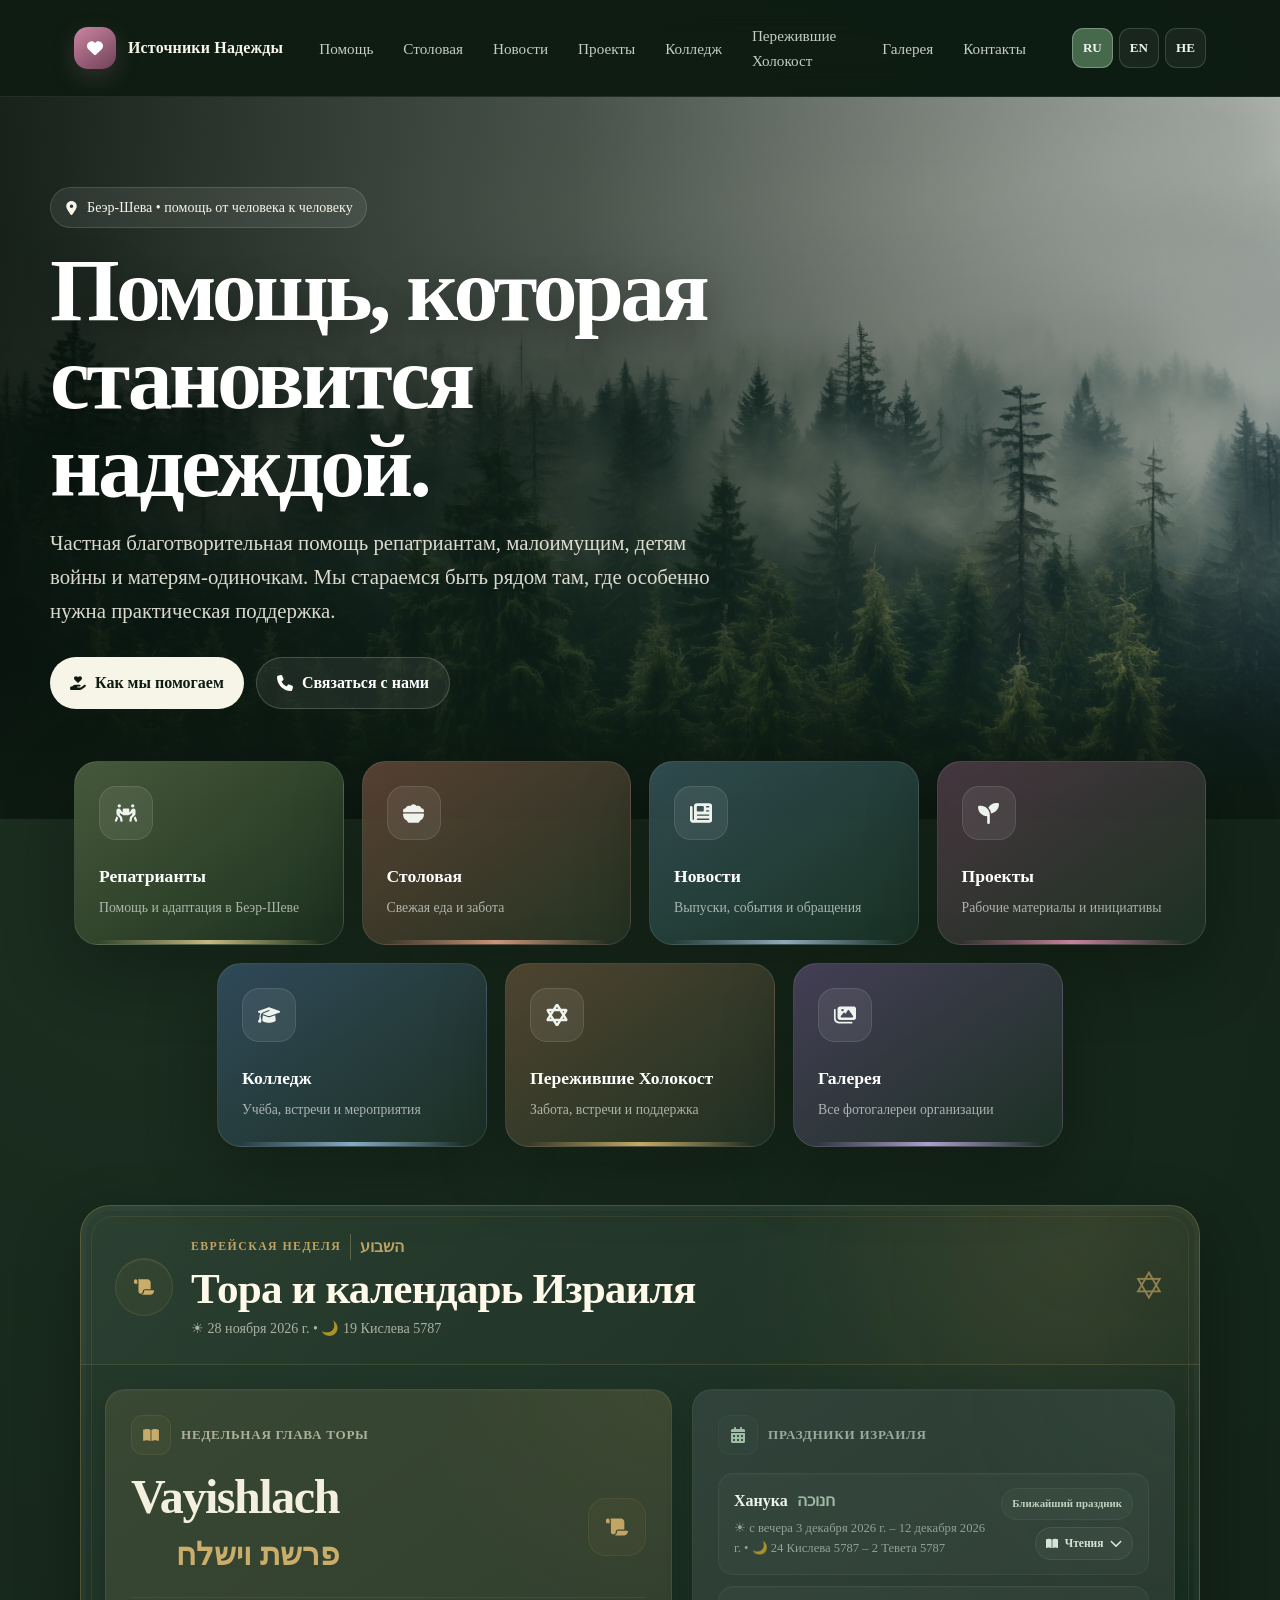
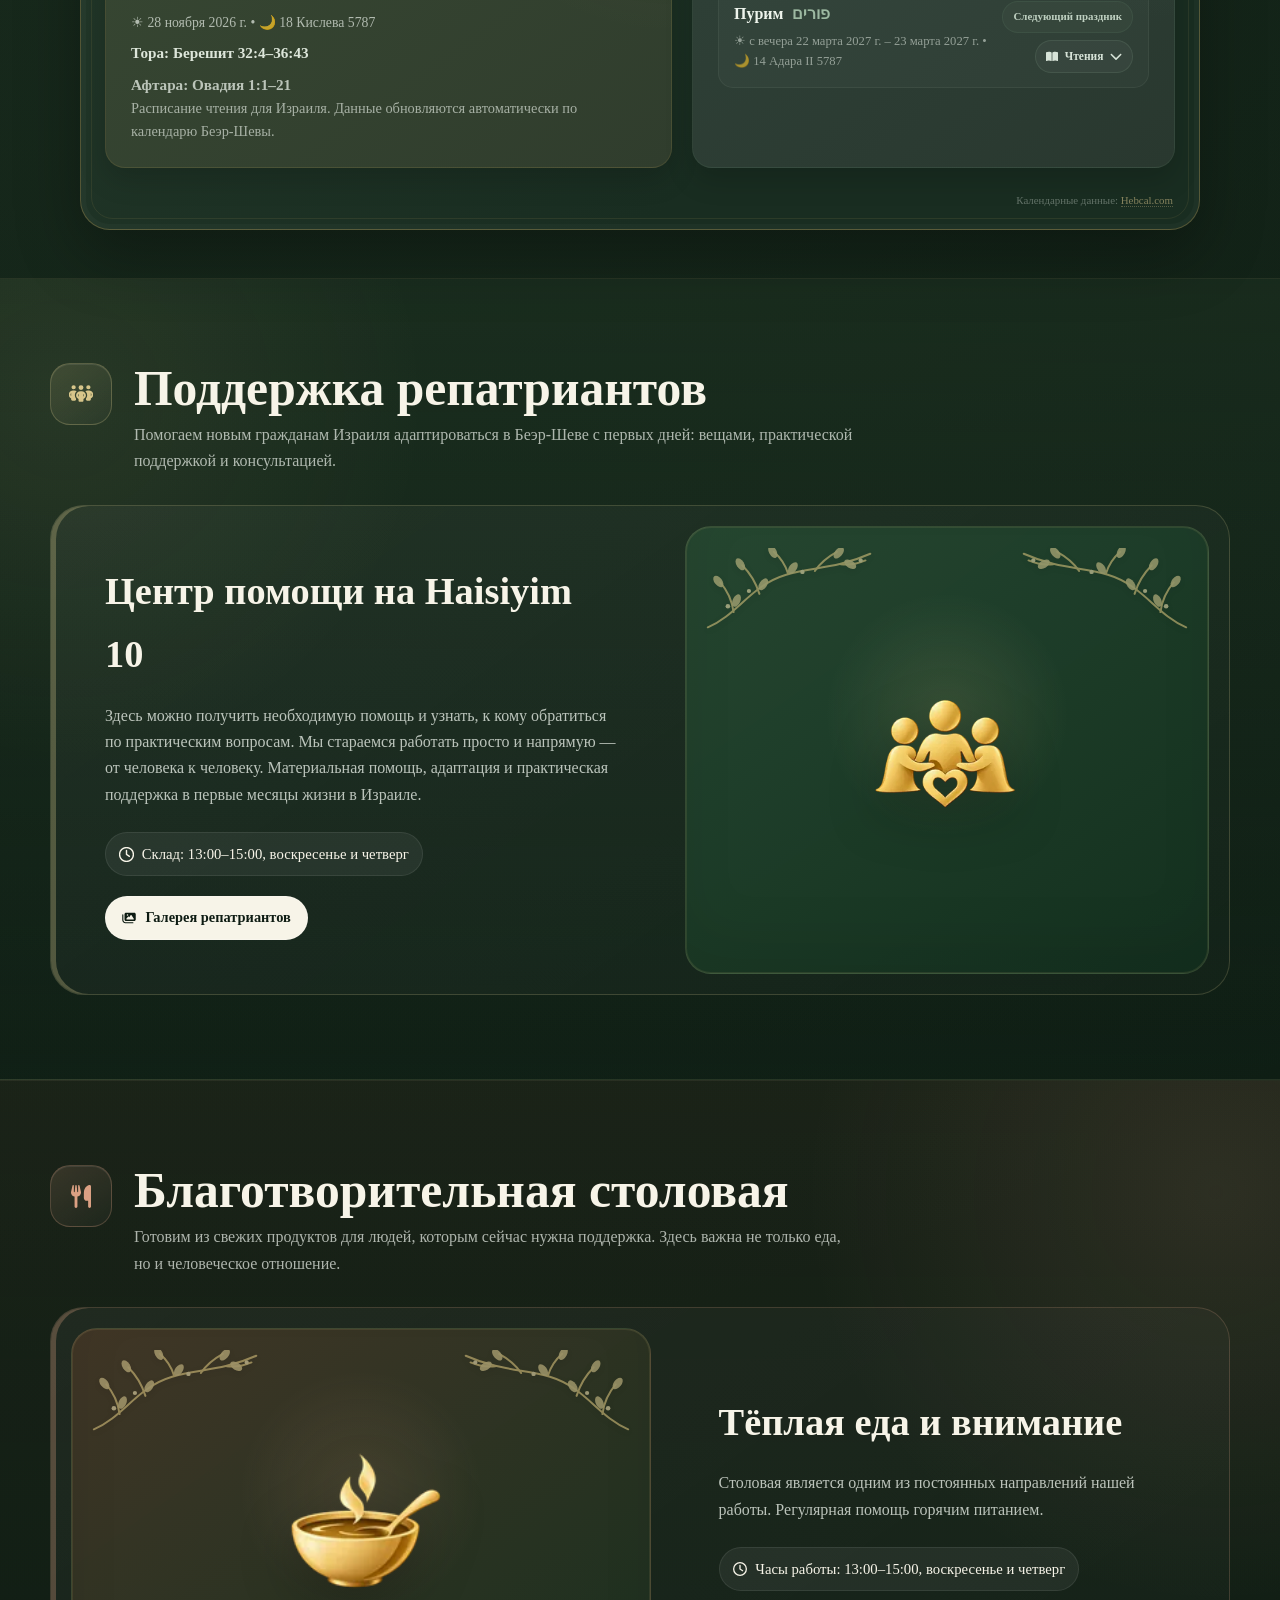
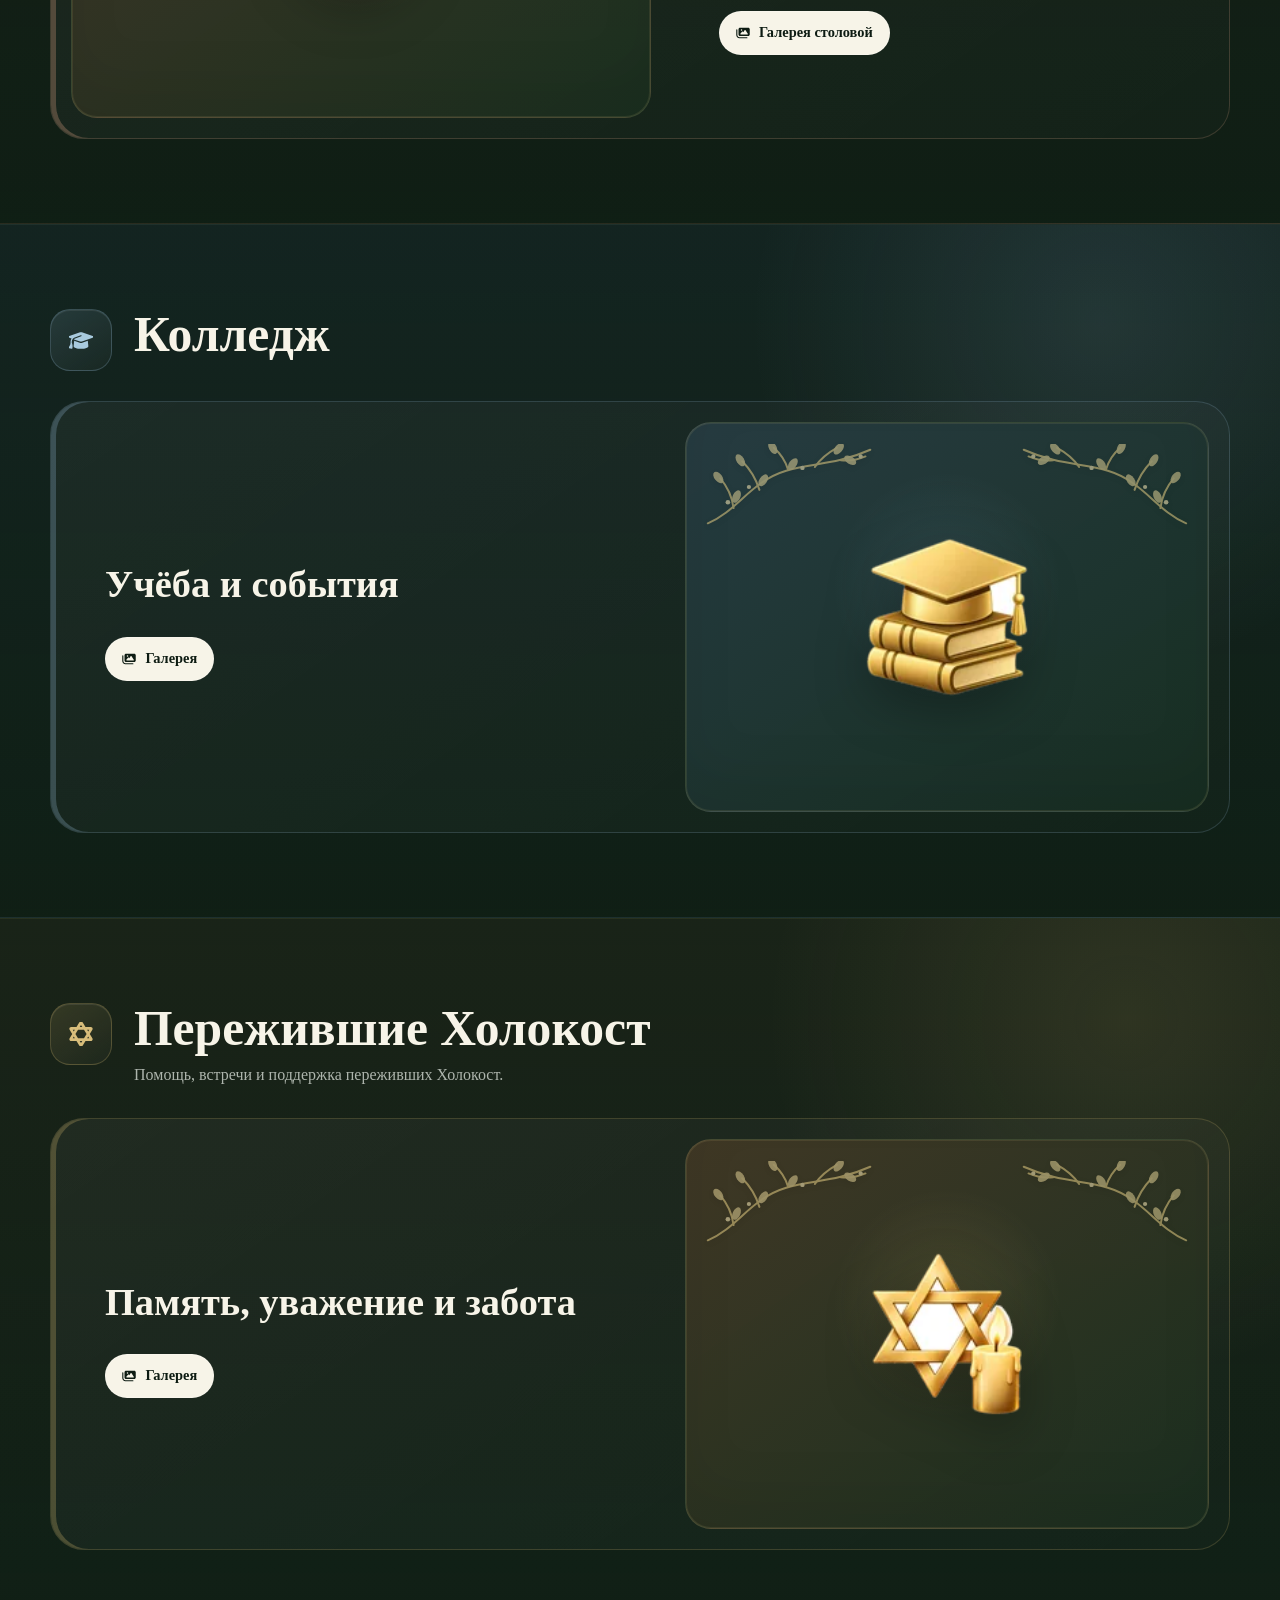
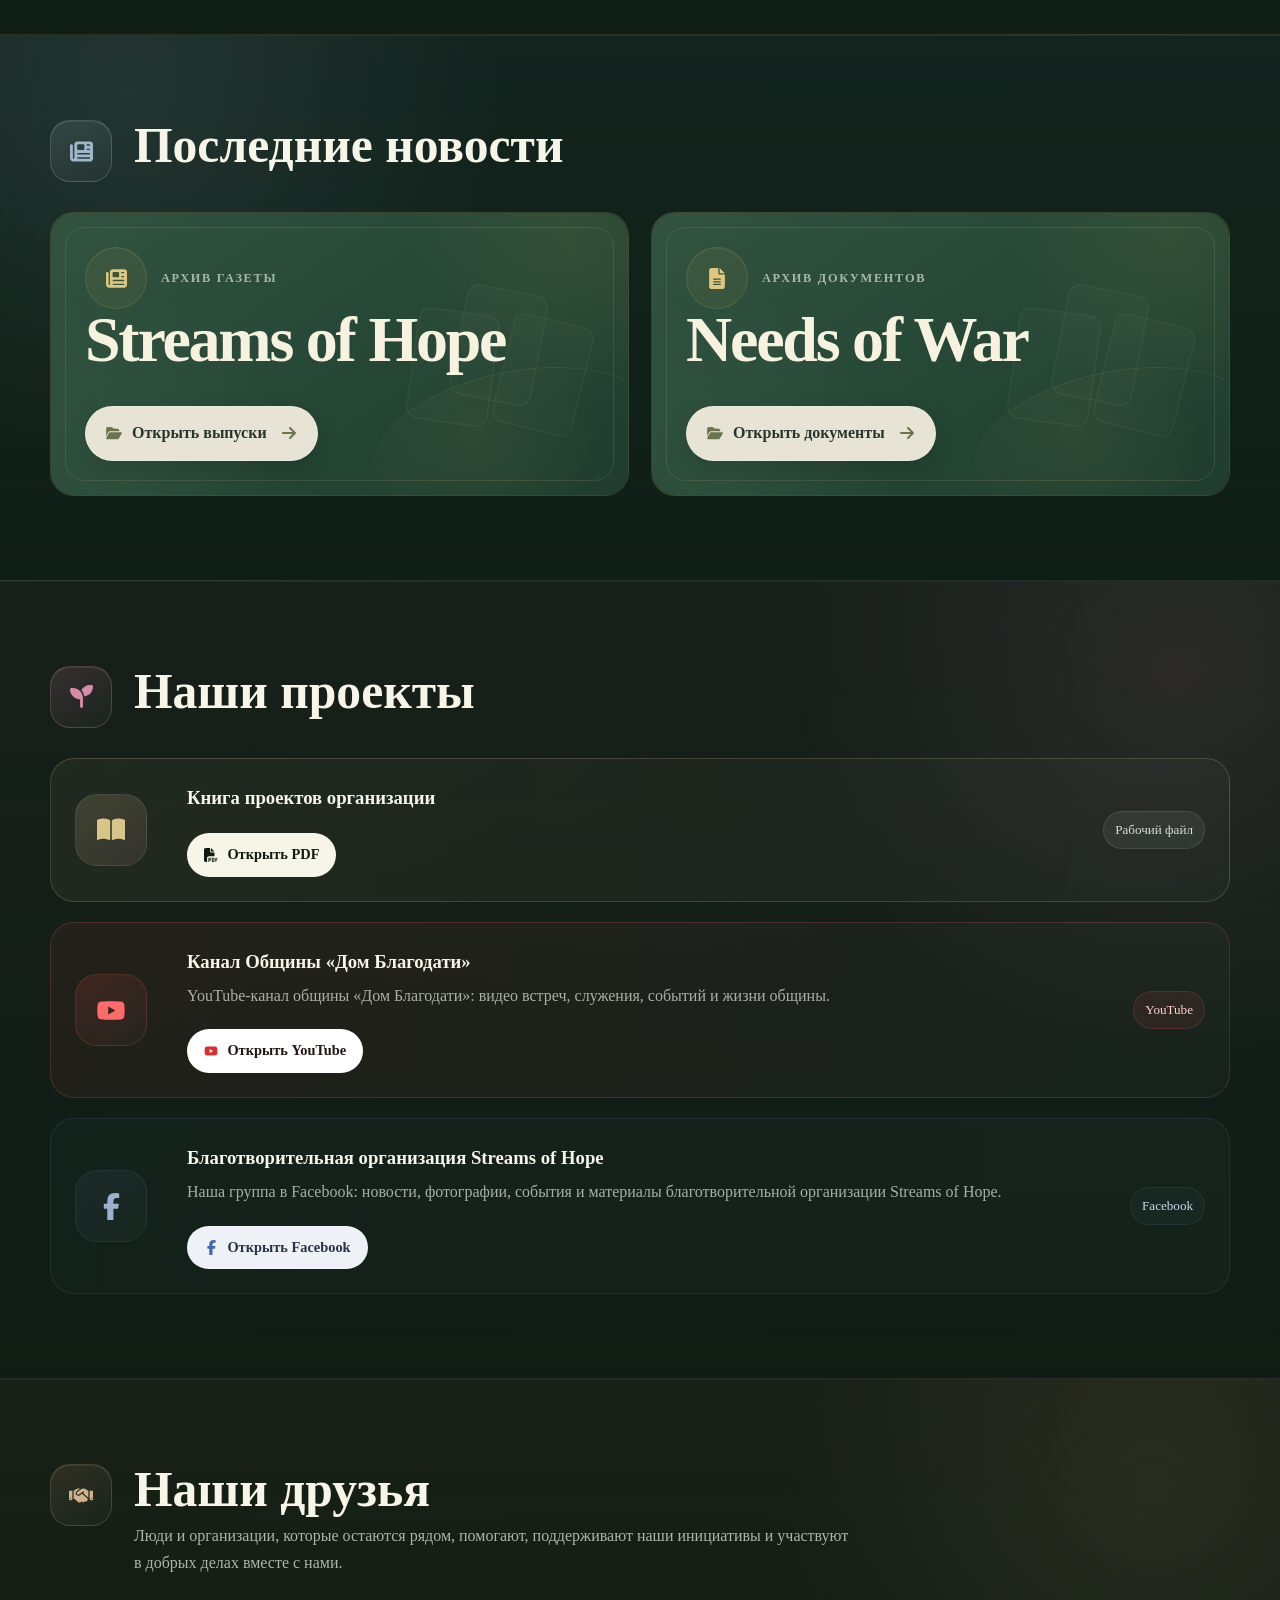
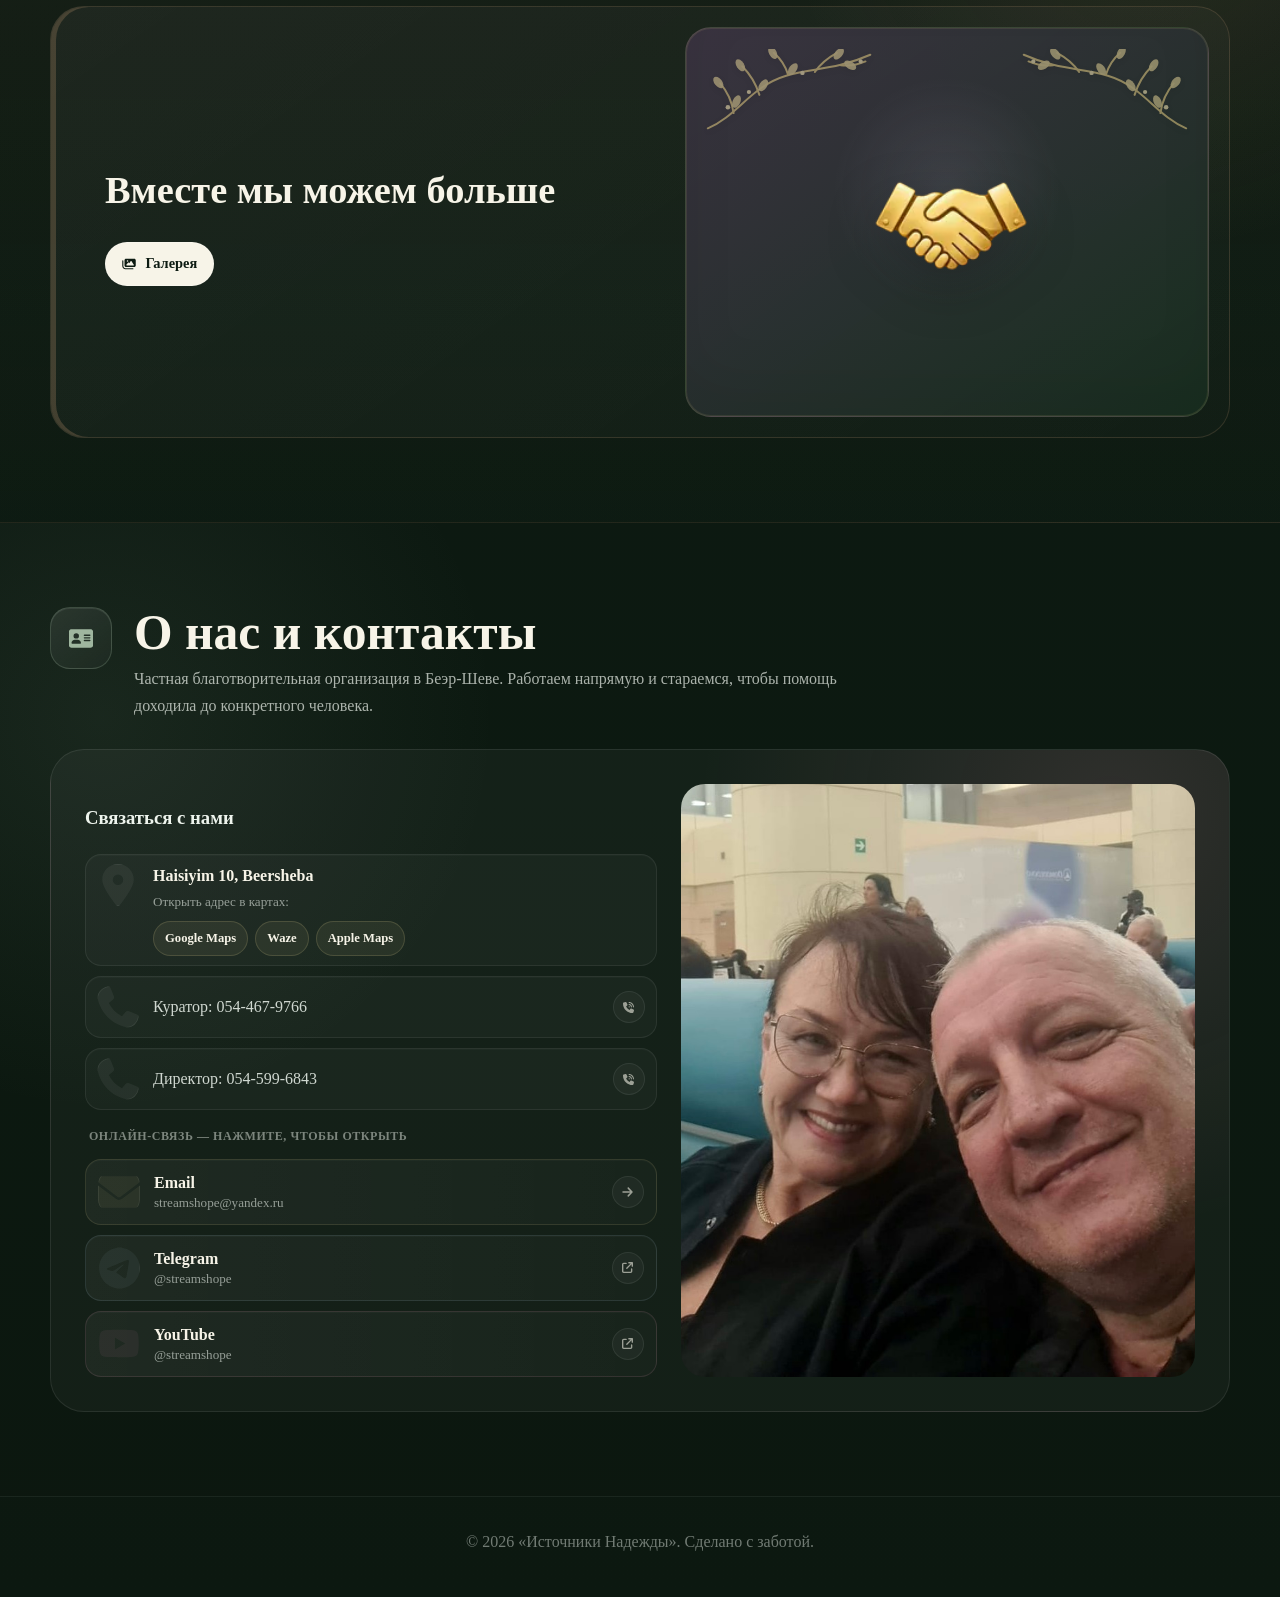
<file: index.html>
<!DOCTYPE html>
<html lang="ru">
<head>
  <meta charset="UTF-8">
  <meta name="viewport" content="width=device-width, initial-scale=1.0">
  <meta http-equiv="Cache-Control" content="no-cache, no-store, must-revalidate">
  <meta http-equiv="Pragma" content="no-cache">
  <meta http-equiv="Expires" content="0">
  <meta name="description" content="Источники Надежды — частная благотворительная помощь репатриантам, малоимущим, детям войны и матерям-одиночкам в Беэр-Шеве.">
  <title>Источники Надежды — благотворительная помощь в Беэр-Шеве</title>
<link rel="stylesheet" href="assets/icons/site-icons-a.css?v=20260923-1">
  <link rel="stylesheet" href="assets/icons/site-icons-b.css?v=20260923-1">
  <link rel="stylesheet" href="style.css?v=20260923-31">
</head>

<body class="lang-ru">
  <header class="site-header">
    <div class="header-inner">
      <a class="brand" href="#top" aria-label="Источники Надежды">
        <span class="brand-mark"><i class="fas fa-heart"></i></span>
        <span class="brand-title">
          <span data-lang="ru">Источники Надежды</span>
          <span data-lang="en">Streams of Hope</span>
          <span data-lang="he" lang="he" dir="rtl">מקורות התקווה</span>
        </span>
      </a>

      <nav class="top-nav" aria-label="Основная навигация">
        <a href="#repatriants"><span data-lang="ru">Помощь</span><span data-lang="en">Support</span><span data-lang="he" lang="he" dir="rtl">סיוע</span></a>
        <a href="#canteen"><span data-lang="ru">Столовая</span><span data-lang="en">Canteen</span><span data-lang="he" lang="he" dir="rtl">בית תמחוי</span></a>
        <a href="#news"><span data-lang="ru">Новости</span><span data-lang="en">News</span><span data-lang="he" lang="he" dir="rtl">חדשות</span></a>
        <a href="#projects"><span data-lang="ru">Проекты</span><span data-lang="en">Projects</span><span data-lang="he" lang="he" dir="rtl">פרויקטים</span></a>
        <a href="#college"><span data-lang="ru">Колледж</span><span data-lang="en">College</span><span data-lang="he" lang="he" dir="rtl">מכללה</span></a>
        <a href="#holocaust-survivors"><span data-lang="ru">Пережившие Холокост</span><span data-lang="en">Holocaust Survivors</span><span data-lang="he" lang="he" dir="rtl">ניצולי השואה</span></a>
        <a href="gallery.html"><span data-lang="ru">Галерея</span><span data-lang="en">Gallery</span><span data-lang="he" lang="he" dir="rtl">גלריה</span></a>
        <a href="#contacts"><span data-lang="ru">Контакты</span><span data-lang="en">Contacts</span><span data-lang="he" lang="he" dir="rtl">יצירת קשר</span></a>
      </nav>

      <div class="lang-switcher" aria-label="Language">
        <button class="lang-btn active" id="btn-ru" type="button" onclick="setLanguage('ru')">RU</button>
        <button class="lang-btn" id="btn-en" type="button" onclick="setLanguage('en')">EN</button><button class="lang-btn" id="btn-he" type="button" onclick="setLanguage('he')">HE</button>
      </div>
    </div>
  </header>

  <main id="top">
    <section class="hero">
      <div class="hero-inner">
        <div class="eyebrow">
          <i class="fas fa-location-dot"></i>
          <span data-lang="ru">Беэр-Шева • помощь от человека к человеку</span>
          <span data-lang="en">Beersheba • person-to-person support</span>
          <span data-lang="he" lang="he" dir="rtl">באר שבע • סיוע מאדם לאדם</span>
        </div>

        <h1>
          <span data-lang="ru">Помощь, которая становится надеждой.</span>
          <span data-lang="en">Support that becomes hope.</span>
          <span data-lang="he" lang="he" dir="rtl">סיוע שהופך לתקווה.</span>
        </h1>

        <p>
          <span data-lang="ru">Частная благотворительная помощь репатриантам, малоимущим, детям войны и матерям-одиночкам. Мы стараемся быть рядом там, где особенно нужна практическая поддержка.</span>
          <span data-lang="en">Private charitable assistance for repatriates, low-income families, children of war and single mothers. We aim to be present where practical support is needed most.</span>
          <span data-lang="he" lang="he" dir="rtl">סיוע צדקה פרטי לעולים חדשים, למעוטי יכולת, לילדי המלחמה ולאמהות חד־הוריות. אנו משתדלים להיות שם במקום שבו התמיכה המעשית נחוצה במיוחד.</span>
        </p>

        <div class="hero-actions">
          <a class="btn btn-primary" href="#repatriants"><i class="fas fa-hands-holding-heart"></i><span data-lang="ru">Как мы помогаем</span><span data-lang="en">How we help</span><span data-lang="he" lang="he" dir="rtl">איך אנחנו עוזרים</span></a>
          <a class="btn btn-secondary" href="#contacts"><i class="fas fa-phone"></i><span data-lang="ru">Связаться с нами</span><span data-lang="en">Contact us</span><span data-lang="he" lang="he" dir="rtl">צרו קשר</span></a>
        </div>
      </div>
    </section>

    <div class="quick-grid" aria-label="Разделы сайта">
      <a href="#repatriants" class="quick-card repatriants">
        <span class="icon"><i class="fas fa-people-carry-box"></i></span>
        <strong><span data-lang="ru">Репатрианты</span><span data-lang="en">Repatriates</span><span data-lang="he" lang="he" dir="rtl">עולים חדשים</span></strong>
        <small><span data-lang="ru">Помощь и адаптация в Беэр-Шеве</span><span data-lang="en">Support and adaptation in Beersheba</span><span data-lang="he" lang="he" dir="rtl">סיוע וקליטה בבאר שבע</span></small>
      </a>

      <a href="#canteen" class="quick-card canteen">
        <span class="icon"><i class="fas fa-bowl-food"></i></span>
        <strong><span data-lang="ru">Столовая</span><span data-lang="en">Canteen</span><span data-lang="he" lang="he" dir="rtl">בית תמחוי</span></strong>
        <small><span data-lang="ru">Свежая еда и забота</span><span data-lang="en">Fresh meals and care</span><span data-lang="he" lang="he" dir="rtl">אוכל טרי ודאגה</span></small>
      </a>

      <a href="#news" class="quick-card news">
        <span class="icon"><i class="fas fa-newspaper"></i></span>
        <strong><span data-lang="ru">Новости</span><span data-lang="en">News</span><span data-lang="he" lang="he" dir="rtl">חדשות</span></strong>
        <small><span data-lang="ru">Выпуски, события и обращения</span><span data-lang="en">Newsletters, events and appeals</span><span data-lang="he" lang="he" dir="rtl">עדכונים, אירועים ופניות</span></small>
      </a>

      <a href="#projects" class="quick-card projects">
        <span class="icon"><i class="fas fa-seedling"></i></span>
        <strong><span data-lang="ru">Проекты</span><span data-lang="en">Projects</span><span data-lang="he" lang="he" dir="rtl">פרויקטים</span></strong>
        <small><span data-lang="ru">Рабочие материалы и инициативы</span><span data-lang="en">Project materials and initiatives</span><span data-lang="he" lang="he" dir="rtl">חומרים ויוזמות</span></small>
      </a>

      <a href="#college" class="quick-card college">
        <span class="icon"><i class="fas fa-graduation-cap"></i></span>
        <strong><span data-lang="ru">Колледж</span><span data-lang="en">College</span><span data-lang="he" lang="he" dir="rtl">מכללה</span></strong>
        <small><span data-lang="ru">Учёба, встречи и мероприятия</span><span data-lang="en">Studies, meetings and activities</span><span data-lang="he" lang="he" dir="rtl">לימודים, מפגשים ופעילויות</span></small>
      </a>

      <a href="#holocaust-survivors" class="quick-card holocaust">
        <span class="icon"><i class="fas fa-star-of-david"></i></span>
        <strong><span data-lang="ru">Пережившие Холокост</span><span data-lang="en">Holocaust Survivors</span><span data-lang="he" lang="he" dir="rtl">ניצולי השואה</span></strong>
        <small><span data-lang="ru">Забота, встречи и поддержка</span><span data-lang="en">Care, meetings and support</span><span data-lang="he" lang="he" dir="rtl">דאגה, מפגשים ותמיכה</span></small>
      </a>

      <a href="gallery.html" class="quick-card gallery">
        <span class="icon"><i class="fas fa-images"></i></span>
        <strong><span data-lang="ru">Галерея</span><span data-lang="en">Gallery</span><span data-lang="he" lang="he" dir="rtl">גלריה</span></strong>
        <small><span data-lang="ru">Все фотогалереи организации</span><span data-lang="en">All organization photo galleries</span><span data-lang="he" lang="he" dir="rtl">כל גלריות התמונות של הארגון</span></small>
      </a>
    </div>

    <section class="weekly-feature" id="jewish-week">
      <div class="weekly-feature-inner">
        <div class="weekly-feature-heading">
          <div class="weekly-feature-symbol" aria-hidden="true">
            <i class="fas fa-scroll"></i>
          </div>

          <div class="weekly-heading-copy">
            <div class="weekly-feature-eyebrow">
              <span data-lang="ru">Еврейская неделя</span>
              <span data-lang="en">Jewish Week</span>
              <span data-lang="he" lang="he" dir="rtl">השבוע היהודי</span>
              <span class="weekly-feature-hebrew" lang="he" dir="rtl">השבוע</span>
            </div>

            <h2>
              <span data-lang="ru">Тора и календарь Израиля</span>
              <span data-lang="en">Torah & Israel Calendar</span>
              <span data-lang="he" lang="he" dir="rtl">תורה ולוח השנה בישראל</span>
            </h2>

            <p id="weekly-week-label" class="weekly-date">☀ 23 сентября 2026 • 🌙 12 Тишрея 5787</p>
          </div>

          <div class="weekly-heading-star" aria-hidden="true">✡</div>
        </div>

        <div class="weekly-feature-grid">
          <article class="weekly-panel torah-panel">
            <div class="weekly-panel-top">
              <span class="weekly-panel-icon"><i class="fas fa-book-open"></i></span>
              <span class="weekly-panel-label">
                <span data-lang="ru">Недельная глава Торы</span>
                <span data-lang="en">Weekly Torah Portion</span>
                <span data-lang="he" lang="he" dir="rtl">פרשת השבוע</span>
              </span>
            </div>

            <div class="torah-title-row">
              <div>
                <h3 id="weekly-parasha-title">Суккот</h3>
                <div id="weekly-parasha-he" class="torah-hebrew" lang="he" dir="rtl">סוכות</div>
              </div>
              <span class="torah-scroll-mark"><i class="fas fa-scroll"></i></span>
            </div>

            <div class="torah-reading-lines">
              <p id="weekly-parasha-date" class="weekly-reading-date">☀ 26 сентября 2026 • 🌙 15 Тишрея 5787</p>
              <p id="weekly-parasha-reference" class="torah-reference">Тора: Ваикра 22:26–23:44; Бемидбар 29:12–16</p>
              <p id="weekly-haftarah-reference" class="torah-reference torah-haftarah">Афтара: Захария 14:1–21</p>
            </div>
            <p id="weekly-parasha-note" class="weekly-note">Расписание чтения для Израиля. Данные обновляются автоматически.</p>
          </article>

          <article class="weekly-panel holiday-panel">
            <div class="weekly-panel-top">
              <span class="weekly-panel-icon"><i class="fas fa-calendar-days"></i></span>
              <span class="weekly-panel-label">
                <span data-lang="ru">Праздники Израиля</span>
                <span data-lang="en">Israel Holidays</span>
                <span data-lang="he" lang="he" dir="rtl">חגי ישראל</span>
              </span>
            </div>

            <div id="weekly-holiday-list" class="holiday-list">
              <div class="holiday-item">
                <div class="holiday-main">
                  <div class="holiday-title-row">
                    <strong>Суккот</strong>
                    <span class="holiday-hebrew" lang="he" dir="rtl">סוכות</span>
                  </div>
                  <span class="holiday-date">☀ с вечера 25 сентября – 2 октября 2026 • 🌙 15–21 Тишрея 5787</span>
                </div>
                <span class="holiday-badge">Ближайший праздник</span>
              </div>

              <div class="holiday-item">
                <div class="holiday-main">
                  <div class="holiday-title-row">
                    <strong>Шмини Ацерет и Симхат Тора</strong>
                    <span class="holiday-hebrew" lang="he" dir="rtl">שמיני עצרת ושמחת תורה</span>
                  </div>
                  <span class="holiday-date">☀ с вечера 2 октября – 3 октября 2026 • 🌙 22 Тишрея 5787</span>
                </div>
                <span class="holiday-badge">Следующий праздник</span>
              </div>
            </div>
          </article>
        </div>

        <div class="weekly-source">
          <span data-lang="ru">Календарные данные:</span>
          <span data-lang="en">Calendar data:</span>
          <span data-lang="he" lang="he" dir="rtl">נתוני לוח השנה:</span>
          <a href="https://www.hebcal.com/" target="_blank" rel="noopener noreferrer">Hebcal.com</a>
        </div>
      </div>
    </section>

    <section class="section section-support" id="repatriants">
      <div class="section-inner">
        <div class="section-heading">
          <div class="section-kicker"><i class="fas fa-people-group"></i></div>
          <div>
            <h2><span data-lang="ru">Поддержка репатриантов</span><span data-lang="en">Support for repatriates</span><span data-lang="he" lang="he" dir="rtl">תמיכה בעולים חדשים</span></h2>
            <p><span data-lang="ru">Помогаем новым гражданам Израиля адаптироваться в Беэр-Шеве с первых дней: вещами, практической поддержкой и консультацией.</span><span data-lang="en">We help new citizens of Israel adapt in Beersheba from their first days with material assistance, practical support and guidance.</span><span data-lang="he" lang="he" dir="rtl">אנו מסייעים לאזרחים חדשים בישראל להיקלט בבאר שבע מהימים הראשונים: בביגוד, בתמיכה מעשית ובייעוץ.</span></p>
          </div>
        </div>

        <article class="split-card">
          <div class="split-copy">
            <h3><span data-lang="ru">Центр помощи на Haisiyim 10</span><span data-lang="en">Support center at Haisiyim 10</span><span data-lang="he" lang="he" dir="rtl">מרכז הסיוע ברחוב Haisiyim 10</span></h3>
            <p><span data-lang="ru">Здесь можно получить необходимую помощь и узнать, к кому обратиться по практическим вопросам. Мы стараемся работать просто и напрямую — от человека к человеку. Материальная помощь, адаптация и практическая поддержка в первые месяцы жизни в Израиле.</span><span data-lang="en">Here you can receive practical assistance and find out where to turn with everyday questions. We try to work simply and directly — person to person. Material assistance, adaptation and practical support during the first months in Israel.</span><span data-lang="he" lang="he" dir="rtl">כאן אפשר לקבל את הסיוע הנחוץ ולדעת למי לפנות בעניינים מעשיים. אנו משתדלים לפעול בפשטות ובישירות — מאדם לאדם. סיוע חומרי, קליטה ותמיכה מעשית בחודשי החיים הראשונים בישראל.</span></p>
            <div class="info-pill"><i class="far fa-clock"></i><span data-lang="ru">Склад: 13:00–15:00, воскресенье и четверг</span><span data-lang="en">Warehouse: 13:00–15:00, Sunday and Thursday</span><span data-lang="he" lang="he" dir="rtl">מחסן: 13:00–15:00, ראשון וחמישי</span></div>
            <div class="card-actions">
              <a class="btn btn-accent" href="repatriants-gallery.html"><i class="fas fa-images"></i><span data-lang="ru">Галерея репатриантов</span><span data-lang="en">Repatriants gallery</span><span data-lang="he" lang="he" dir="rtl">גלריית העולים החדשים</span></a>
            </div>
          </div>
          <div class="split-media section-icon-media"><img src="assets/icons/repatriants-final.webp" alt="" aria-hidden="true"></div>
        </article>
      </div>
    </section>

    <section class="section section-canteen" id="canteen">
      <div class="section-inner">
        <div class="section-heading">
          <div class="section-kicker"><i class="fas fa-utensils"></i></div>
          <div>
            <h2><span data-lang="ru">Благотворительная столовая</span><span data-lang="en">Charity canteen</span><span data-lang="he" lang="he" dir="rtl">בית התמחוי</span></h2>
            <p><span data-lang="ru">Готовим из свежих продуктов для людей, которым сейчас нужна поддержка. Здесь важна не только еда, но и человеческое отношение.</span><span data-lang="en">We prepare meals from fresh ingredients for people who need support. Food matters, but so does human care.</span><span data-lang="he" lang="he" dir="rtl">אנו מכינים מזון טרי עבור אנשים הזקוקים כעת לתמיכה. לא רק האוכל חשוב, אלא גם היחס האנושי.</span></p>
          </div>
        </div>

        <article class="split-card reverse">
          <div class="split-copy">
            <h3><span data-lang="ru">Тёплая еда и внимание</span><span data-lang="en">Warm meals and care</span><span data-lang="he" lang="he" dir="rtl">אוכל חם ותשומת לב</span></h3>
            <p><span data-lang="ru">Столовая является одним из постоянных направлений нашей работы. Регулярная помощь горячим питанием.</span><span data-lang="en">The canteen is one of our ongoing areas of work. We provide regular hot-meal support.</span><span data-lang="he" lang="he" dir="rtl">בית התמחוי הוא אחד מתחומי הפעילות הקבועים שלנו. אנו מעניקים סיוע קבוע בארוחות חמות.</span></p>
            <div class="info-pill"><i class="far fa-clock"></i><span data-lang="ru">Часы работы: 13:00–15:00, воскресенье и четверг</span><span data-lang="en">Opening hours: 13:00–15:00, Sunday and Thursday</span><span data-lang="he" lang="he" dir="rtl">שעות פעילות: 13:00–15:00, ראשון וחמישי</span></div>
            <div class="card-actions">
              <a class="btn btn-accent" href="canteen-gallery.html"><i class="fas fa-images"></i><span data-lang="ru">Галерея столовой</span><span data-lang="en">Canteen gallery</span><span data-lang="he" lang="he" dir="rtl">גלריית בית התמחוי</span></a>
            </div>
          </div>
          <div class="split-media section-icon-media"><img src="assets/icons/canteen-final.webp" alt="" aria-hidden="true"></div>
        </article>
      </div>
    </section>

    <section class="section section-college" id="college">
      <div class="section-inner">
        <div class="section-heading">
          <div class="section-kicker"><i class="fas fa-graduation-cap"></i></div>
          <div>
            <h2><span data-lang="ru">Колледж</span><span data-lang="en">College</span><span data-lang="he" lang="he" dir="rtl">מכללה</span></h2>
          </div>
        </div>

        <article class="split-card college-card">
          <div class="split-copy">
            <h3><span data-lang="ru">Учёба и события</span><span data-lang="en">Studies and events</span><span data-lang="he" lang="he" dir="rtl">לימודים ואירועים</span></h3>
            <div class="card-actions">
              <a class="btn btn-accent" href="college-gallery.html"><i class="fas fa-images"></i><span data-lang="ru">Галерея</span><span data-lang="en">Gallery</span><span data-lang="he" lang="he" dir="rtl">גלריה</span></a>
            </div>
          </div>
          <div class="split-media section-icon-media"><img src="assets/icons/college-final.webp" alt="" aria-hidden="true"></div>
        </article>
      </div>
    </section>

    <section class="section section-holocaust" id="holocaust-survivors">
      <div class="section-inner">
        <div class="section-heading">
          <div class="section-kicker"><i class="fas fa-star-of-david"></i></div>
          <div>
            <h2><span data-lang="ru">Пережившие Холокост</span><span data-lang="en">Holocaust Survivors</span><span data-lang="he" lang="he" dir="rtl">ניצולי השואה</span></h2>
            <p><span data-lang="ru">Помощь, встречи и поддержка переживших Холокост.</span><span data-lang="en">Support, meetings and assistance for Holocaust survivors.</span><span data-lang="he" lang="he" dir="rtl">סיוע, מפגשים ותמיכה בניצולי השואה.</span></p>
          </div>
        </div>

        <article class="split-card holocaust-card">
          <div class="split-copy">
            <h3><span data-lang="ru">Память, уважение и забота</span><span data-lang="en">Memory, respect and care</span><span data-lang="he" lang="he" dir="rtl">זיכרון, כבוד ודאגה</span></h3>
            <div class="card-actions">
              <a class="btn btn-accent" href="holocaust-survivors-gallery.html"><i class="fas fa-images"></i><span data-lang="ru">Галерея</span><span data-lang="en">Gallery</span><span data-lang="he" lang="he" dir="rtl">גלריה</span></a>
            </div>
          </div>
          <div class="split-media section-icon-media"><img src="assets/icons/holocaust-final.webp" alt="" aria-hidden="true"></div>
        </article>
      </div>
    </section>

    <section class="section section-news" id="news">
      <div class="section-inner">
        <div class="section-heading">
          <div class="section-kicker"><i class="fas fa-newspaper"></i></div>
          <div>
            <h2><span data-lang="ru">Последние новости</span><span data-lang="en">Latest news</span><span data-lang="he" lang="he" dir="rtl">חדשות אחרונות</span></h2>
          </div>
        </div>

        <div class="news-grid news-grid-two">
          <article class="news-card archive-entry-card">
            <div class="archive-card-shell">
              <div class="archive-card-top">
                <span class="archive-card-icon"><i class="fas fa-newspaper"></i></span>
                <span class="archive-card-label">
                  <span data-lang="ru">Архив газеты</span>
                  <span data-lang="en">Newsletter Archive</span>
                  <span data-lang="he" lang="he" dir="rtl">ארכיון העיתון</span>
                </span>
              </div>

              <div class="archive-card-decoration" aria-hidden="true">
                <span></span><span></span><span></span>
              </div>

              <div class="archive-card-title">
                <h3>Streams of Hope</h3>
              </div>

              <div class="archive-card-actions">
                <a class="btn btn-document archive-open-btn" href="newsletter-archive.html">
                  <i class="fas fa-folder-open"></i>
                  <span data-lang="ru">Открыть выпуски</span>
                  <span data-lang="en">Open issues</span>
                  <span data-lang="he" lang="he" dir="rtl">פתיחת הגיליונות</span>
                  <i class="fas fa-arrow-right"></i>
                </a>
              </div>
            </div>
          </article>

          <article class="news-card archive-entry-card">
            <div class="archive-card-shell">
              <div class="archive-card-top">
                <span class="archive-card-icon"><i class="fas fa-file-lines"></i></span>
                <span class="archive-card-label">
                  <span data-lang="ru">Архив документов</span>
                  <span data-lang="en">Document Archive</span>
                  <span data-lang="he" lang="he" dir="rtl">ארכיון מסמכים</span>
                </span>
              </div>

              <div class="archive-card-decoration" aria-hidden="true">
                <span></span><span></span><span></span>
              </div>

              <div class="archive-card-title">
                <h3>Needs of War</h3>
              </div>

              <div class="archive-card-actions">
                <a class="btn btn-document archive-open-btn" href="documents.html">
                  <i class="fas fa-folder-open"></i>
                  <span data-lang="ru">Открыть документы</span>
                  <span data-lang="en">Open documents</span>
                  <span data-lang="he" lang="he" dir="rtl">פתיחת המסמכים</span>
                  <i class="fas fa-arrow-right"></i>
                </a>
              </div>
            </div>
          </article>
        </div>

      </div>
    </section>

    <section class="section section-projects" id="projects">
      <div class="section-inner">
        <div class="section-heading">
          <div class="section-kicker"><i class="fas fa-seedling"></i></div>
          <div>
            <h2><span data-lang="ru">Наши проекты</span><span data-lang="en">Our projects</span><span data-lang="he" lang="he" dir="rtl">הפרויקטים שלנו</span></h2>
          </div>
        </div>

        <div class="projects-grid">
          <article class="project-card project-card-gold">
            <div class="project-icon"><i class="fas fa-book-open"></i></div>
            <div class="project-main">
              <h3><span data-lang="ru">Книга проектов организации</span><span data-lang="en">Organization projects book</span><span data-lang="he" lang="he" dir="rtl">ספר הפרויקטים של הארגון</span></h3>
              <div class="project-actions">
                <a class="btn btn-accent" href="Organization%20book%202.pdf" target="_blank" rel="noopener"><i class="fas fa-file-pdf"></i><span data-lang="ru">Открыть PDF</span><span data-lang="en">Open PDF</span><span data-lang="he" lang="he" dir="rtl">פתיחת PDF</span></a>
              </div>
            </div>
            <span class="status"><span data-lang="ru">Рабочий файл</span><span data-lang="en">Project file</span><span data-lang="he" lang="he" dir="rtl">קובץ עבודה</span></span>
          </article>

          <article class="project-card project-card-youtube">
            <div class="project-icon"><i class="fab fa-youtube"></i></div>
            <div class="project-main">
              <h3>
                <span data-lang="ru">Канал Общины «Дом Благодати»</span>
                <span data-lang="en">“House of Grace” Community Channel</span>
                <span data-lang="he" lang="he" dir="rtl">ערוץ קהילת ״בית החסד״</span>
              </h3>
              <p>
                <span data-lang="ru">YouTube-канал общины «Дом Благодати»: видео встреч, служения, событий и жизни общины.</span>
                <span data-lang="en">The “House of Grace” community YouTube channel: meetings, ministry, events and community life.</span>
                <span data-lang="he" lang="he" dir="rtl">ערוץ היוטיוב של קהילת ״בית החסד״: סרטונים ממפגשים, שירות, אירועים וחיי הקהילה.</span>
              </p>
              <div class="project-actions">
                <a class="btn btn-youtube" href="https://www.youtube.com/@streamshope" target="_blank" rel="noopener">
                  <i class="fab fa-youtube"></i>
                  <span data-lang="ru">Открыть YouTube</span>
                  <span data-lang="en">Open YouTube</span>
                  <span data-lang="he" lang="he" dir="rtl">פתיחת YouTube</span>
                </a>
              </div>
            </div>
            <span class="status status-youtube">YouTube</span>
          </article>

          <article class="project-card project-card-facebook">
            <div class="project-icon"><i class="fab fa-facebook-f"></i></div>
            <div class="project-main">
              <h3>
                <span data-lang="ru">Благотворительная организация Streams of Hope</span>
                <span data-lang="en">Streams of Hope Charity Organization</span>
                <span data-lang="he" lang="he" dir="rtl">ארגון הצדקה Streams of Hope</span>
              </h3>
              <p>
                <span data-lang="ru">Наша группа в Facebook: новости, фотографии, события и материалы благотворительной организации Streams of Hope.</span>
                <span data-lang="en">Our Facebook group with news, photos, events and updates from the Streams of Hope charity organization.</span>
                <span data-lang="he" lang="he" dir="rtl">קבוצת הפייסבוק שלנו: חדשות, תמונות, אירועים וחומרים של ארגון הצדקה Streams of Hope.</span>
              </p>
              <div class="project-actions">
                <a class="btn btn-facebook" href="https://www.facebook.com/groups/1521293599289232" target="_blank" rel="noopener">
                  <i class="fab fa-facebook-f"></i>
                  <span data-lang="ru">Открыть Facebook</span>
                  <span data-lang="en">Open Facebook</span>
                  <span data-lang="he" lang="he" dir="rtl">פתיחת Facebook</span>
                </a>
              </div>
            </div>
            <span class="status status-facebook">Facebook</span>
          </article>
        </div>
      </div>
    </section>

    <section class="section section-friends" id="friends">
      <div class="section-inner">
        <div class="section-heading">
          <div class="section-kicker"><i class="fas fa-handshake"></i></div>
          <div>
            <h2><span data-lang="ru">Наши друзья</span><span data-lang="en">Our Friends</span><span data-lang="he" lang="he" dir="rtl">החברים שלנו</span></h2>
            <p><span data-lang="ru">Люди и организации, которые остаются рядом, помогают, поддерживают наши инициативы и участвуют в добрых делах вместе с нами.</span><span data-lang="en">People and organizations who stay close, support our initiatives and take part in good works together with us.</span><span data-lang="he" lang="he" dir="rtl">אנשים וארגונים שנמצאים לצדנו, מסייעים, תומכים ביוזמות שלנו ומשתתפים איתנו במעשים טובים.</span></p>
          </div>
        </div>

        <article class="split-card friends-card">
          <div class="split-copy">
            <h3><span data-lang="ru">Вместе мы можем больше</span><span data-lang="en">Together we can do more</span><span data-lang="he" lang="he" dir="rtl">ביחד אנחנו יכולים יותר</span></h3>
            <div class="card-actions">
              <a class="btn btn-accent" href="friends-gallery.html"><i class="fas fa-images"></i><span data-lang="ru">Галерея</span><span data-lang="en">Gallery</span><span data-lang="he" lang="he" dir="rtl">גלריה</span></a>
            </div>
          </div>

          <div class="split-media section-icon-media"><img src="assets/icons/friends-final.webp" alt="" aria-hidden="true"></div>
        </article>
      </div>
    </section>

    <section class="section section-contacts" id="contacts">
      <div class="section-inner">
        <div class="section-heading">
          <div class="section-kicker"><i class="fas fa-address-card"></i></div>
          <div>
            <h2><span data-lang="ru">О нас и контакты</span><span data-lang="en">About us & contacts</span><span data-lang="he" lang="he" dir="rtl">אודות ויצירת קשר</span></h2>
            <p><span data-lang="ru">Частная благотворительная организация в Беэр-Шеве. Работаем напрямую и стараемся, чтобы помощь доходила до конкретного человека.</span><span data-lang="en">A private charitable organization in Beersheba. We work directly and aim to make sure support reaches real people.</span><span data-lang="he" lang="he" dir="rtl">ארגון צדקה פרטי בבאר שבע. אנו פועלים ישירות ומשתדלים שהסיוע יגיע לאדם הזקוק לו.</span></p>
          </div>
        </div>

        <div class="contact-panel">
          <div>
            <h3><span data-lang="ru">Связаться с нами</span><span data-lang="en">Contact us</span><span data-lang="he" lang="he" dir="rtl">צרו קשר</span></h3>
            <div class="contact-list">
              <div class="contact-item contact-item-basic contact-address-card">
                <i class="fas fa-location-dot" aria-hidden="true"></i>
                <div class="contact-address-copy">
                  <strong>Haisiyim 10, Beersheba</strong>
                  <span class="contact-address-note">
                    <span data-lang="ru">Открыть адрес в картах:</span>
                    <span data-lang="en">Open this address in maps:</span>
                    <span data-lang="he" lang="he" dir="rtl">פתיחת הכתובת במפות:</span>
                  </span>
                  <div class="contact-map-links" aria-label="Map links">
                    <a href="https://www.google.com/maps/search/?api=1&query=HaIsiyim+10%2C+Beersheba%2C+Israel" target="_blank" rel="noopener noreferrer">Google Maps</a>
                    <a href="https://www.waze.com/ul?q=HaIsiyim%2010%2C%20Beersheba%2C%20Israel&navigate=yes" target="_blank" rel="noopener noreferrer">Waze</a>
                    <a href="https://maps.apple.com/?q=HaIsiyim%2010%2C%20Beersheba%2C%20Israel" target="_blank" rel="noopener noreferrer">Apple Maps</a>
                  </div>
                </div>
              </div>
              <a class="contact-item contact-item-basic" href="tel:+972544679766">
                <i class="fas fa-phone" aria-hidden="true"></i>
                <span><span data-lang="ru">Куратор: </span><span data-lang="en">Coordinator: </span><span data-lang="he" lang="he" dir="rtl">רכז/ת: </span>054-467-9766</span>
                <span class="contact-link-cue" aria-hidden="true"><i class="fas fa-phone-volume"></i></span>
              </a>
              <a class="contact-item contact-item-basic" href="tel:+972545996843">
                <i class="fas fa-phone" aria-hidden="true"></i>
                <span><span data-lang="ru">Директор: </span><span data-lang="en">Director: </span><span data-lang="he" lang="he" dir="rtl">מנהל/ת: </span>054-599-6843</span>
                <span class="contact-link-cue" aria-hidden="true"><i class="fas fa-phone-volume"></i></span>
              </a>

              <div class="contact-online-label">
                <span data-lang="ru">Онлайн-связь — нажмите, чтобы открыть</span>
                <span data-lang="en">Online contact — click to open</span>
                <span data-lang="he" lang="he" dir="rtl">יצירת קשר אונליין — לחצו לפתיחה</span>
              </div>

              <a class="contact-item contact-item-featured contact-item-email" href="mailto:streamshope@yandex.ru" aria-label="Email streamshope@yandex.ru">
                <i class="fas fa-envelope" aria-hidden="true"></i>
                <span class="contact-copy">
                  <strong>Email</strong>
                  <small>streamshope@yandex.ru</small>
                </span>
                <span class="contact-link-cue" aria-hidden="true"><i class="fas fa-arrow-right"></i></span>
              </a>
              <a class="contact-item contact-item-featured contact-item-telegram" href="https://t.me/streamshope" target="_blank" rel="noopener noreferrer" aria-label="Open Telegram @streamshope">
                <i class="fab fa-telegram-plane" aria-hidden="true"></i>
                <span class="contact-copy">
                  <strong>Telegram</strong>
                  <small>@streamshope</small>
                </span>
                <span class="contact-link-cue" aria-hidden="true"><i class="fas fa-arrow-up-right-from-square"></i></span>
              </a>
              <a class="contact-item contact-item-featured contact-item-youtube" href="https://www.youtube.com/@streamshope" target="_blank" rel="noopener noreferrer" aria-label="Open YouTube @streamshope">
                <i class="fab fa-youtube" aria-hidden="true"></i>
                <span class="contact-copy">
                  <strong>YouTube</strong>
                  <small>@streamshope</small>
                </span>
                <span class="contact-link-cue" aria-hidden="true"><i class="fas fa-arrow-up-right-from-square"></i></span>
              </a>
            </div>
          </div>
          <div class="contact-visual"><img src="IMG-20241006-WA0001.JPG" alt="Источники Надежды"></div>
        </div>
      </div>
    </section>
  </main>

  <footer class="site-footer">
    <span>© <span id="current-year">2026</span> </span>
    <span data-lang="ru">«Источники Надежды». Сделано с заботой.</span>
    <span data-lang="en">“Streams of Hope”. Made with care.</span>
    <span data-lang="he" lang="he" dir="rtl">״מקורות התקווה״. נעשה באהבה.</span>
  </footer>
  <script src="weekly-content.js?v=20260923-19"></script>
  <script src="script.js?v=20260923-18"></script>
</body>
</html>
</file>
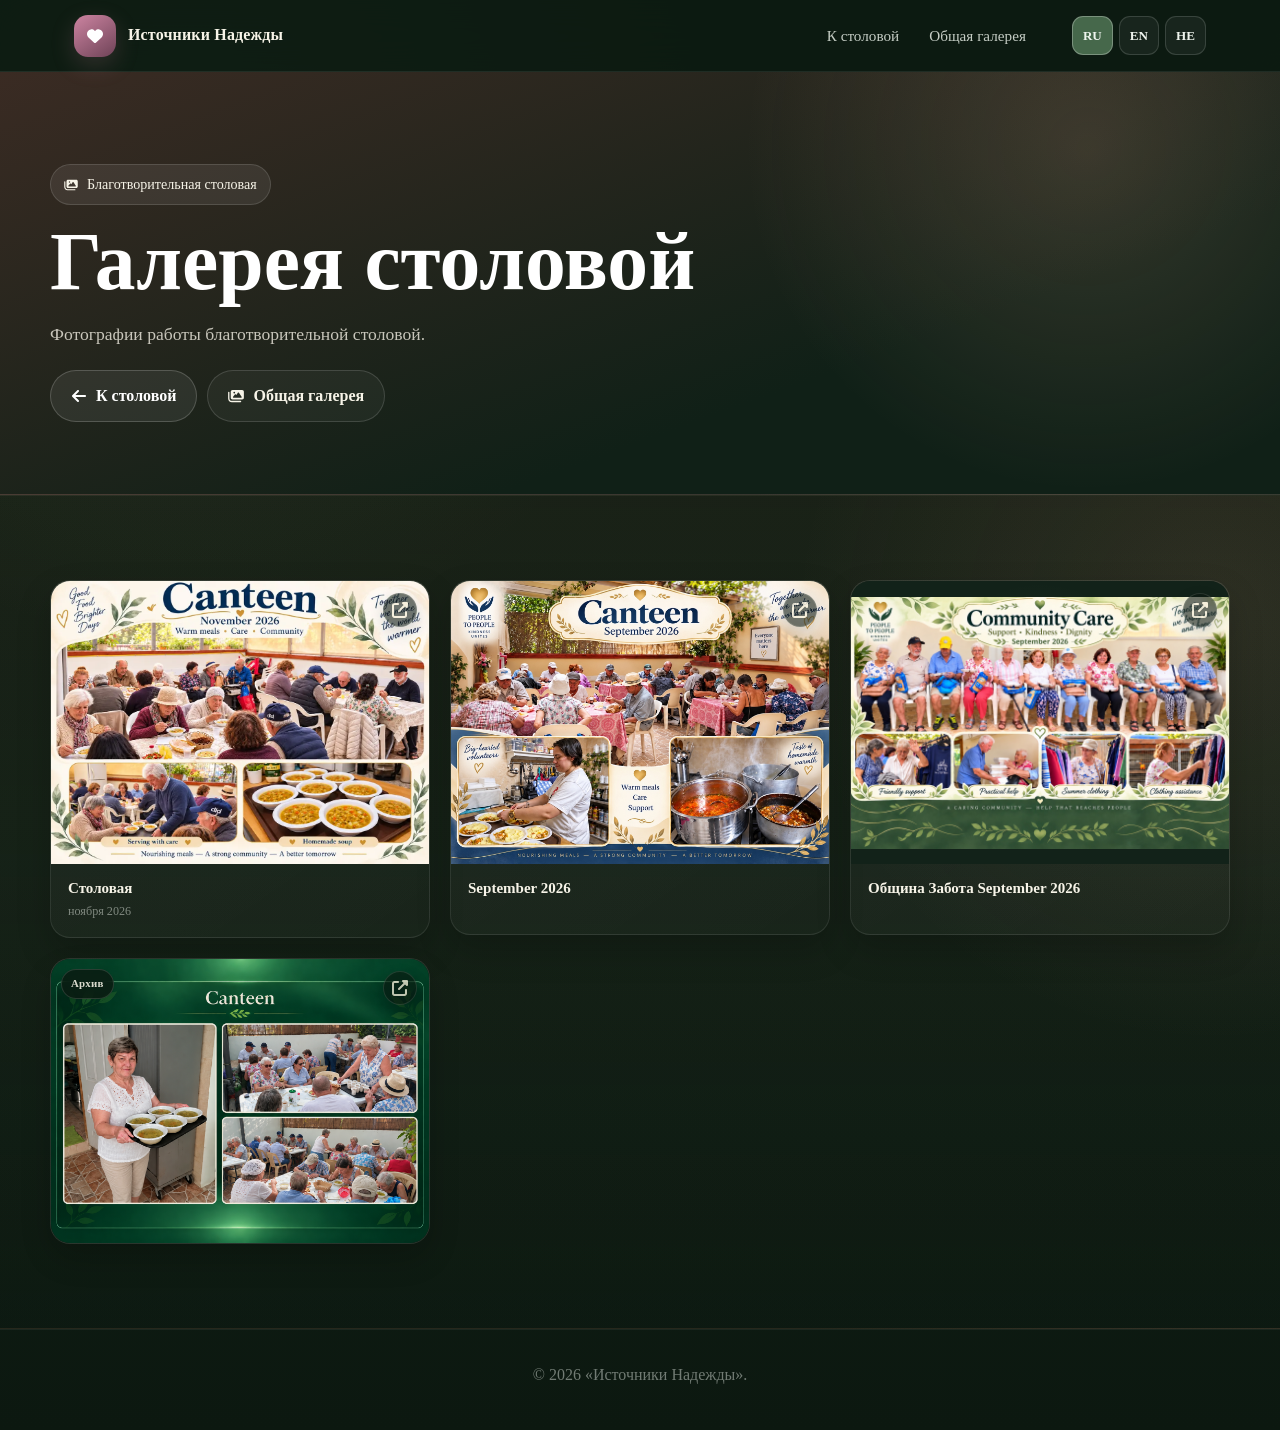
<file: canteen-gallery.html>
<!DOCTYPE html>
<html lang="ru">
<head>
  <meta charset="UTF-8">
  <meta name="viewport" content="width=device-width, initial-scale=1.0">
  <title>Галерея столовой — Источники Надежды</title>
<link rel="stylesheet" href="assets/icons/site-icons-a.css?v=20260923-1">
  <link rel="stylesheet" href="assets/icons/site-icons-b.css?v=20260923-1">
  <link rel="stylesheet" href="style.css?v=20260923-22">
</head>
<body class="lang-ru">
  <header class="site-header">
    <div class="header-inner">
      <a class="brand" href="index.html">
        <span class="brand-mark"><i class="fas fa-heart"></i></span>
        <span class="brand-title"><span data-lang="ru">Источники Надежды</span><span data-lang="en">Streams of Hope</span><span data-lang="he" lang="he" dir="rtl">מקורות התקווה</span></span>
      </a>
      <nav class="top-nav">
        <a href="index.html#canteen"><span data-lang="ru">К столовой</span><span data-lang="en">Back to canteen</span><span data-lang="he" lang="he" dir="rtl">לבית התמחוי</span></a>
        <a href="gallery.html"><span data-lang="ru">Общая галерея</span><span data-lang="en">Main gallery</span><span data-lang="he" lang="he" dir="rtl">גלריה כללית</span></a>
      </nav>
      <div class="lang-switcher">
        <button class="lang-btn active" id="btn-ru" type="button" onclick="setLanguage('ru')">RU</button>
        <button class="lang-btn" id="btn-en" type="button" onclick="setLanguage('en')">EN</button><button class="lang-btn" id="btn-he" type="button" onclick="setLanguage('he')">HE</button>
      </div>
    </div>
  </header>

  <main class="subpage">
    <section class="subpage-hero canteen-gallery-hero">
      <div class="section-inner">
        <div class="eyebrow">
          <i class="fas fa-images"></i>
          <span data-lang="ru">Благотворительная столовая</span>
          <span data-lang="en">Charity canteen</span>
          <span data-lang="he" lang="he" dir="rtl">בית התמחוי</span>
        </div>
        <h1><span data-lang="ru">Галерея столовой</span><span data-lang="en">Canteen gallery</span><span data-lang="he" lang="he" dir="rtl">גלריית בית התמחוי</span></h1>
        <p><span data-lang="ru">Фотографии работы благотворительной столовой.</span><span data-lang="en">Photos from the charity canteen.</span><span data-lang="he" lang="he" dir="rtl">תמונות מפעילות בית התמחוי.</span></p>
        <div class="subpage-actions">
          <a class="btn btn-secondary" href="index.html#canteen"><i class="fas fa-arrow-left"></i><span data-lang="ru">К столовой</span><span data-lang="en">Back to canteen</span><span data-lang="he" lang="he" dir="rtl">לבית התמחוי</span></a>
          <a class="btn btn-ghost" href="gallery.html"><i class="fas fa-images"></i><span data-lang="ru">Общая галерея</span><span data-lang="en">Main gallery</span><span data-lang="he" lang="he" dir="rtl">גלריה כללית</span></a>
        </div>
      </div>
    </section>

    <section class="section section-canteen">
      <div class="section-inner">
        
        <div class="gallery-auto" data-gallery-category="canteen">
    <div class="gallery-auto-grid gallery-static-fallback">
      <a class="gallery-auto-card gallery-static-card" href="assets/galleries/canteen/2026-11-canteen.webp" target="_blank" rel="noopener">
        <div class="gallery-auto-media">
          <img src="assets/galleries/canteen/2026-11-canteen.webp" alt="Canteen — November 2026" loading="eager" decoding="async">
          <span class="gallery-auto-open" aria-hidden="true"><i class="fas fa-up-right-from-square"></i></span>
        </div>
        <div class="gallery-auto-caption">
          <span data-lang="ru"><strong>Столовая — ноябрь 2026</strong></span>
          <span data-lang="en"><strong>Canteen — November 2026</strong></span>
          <span data-lang="he" lang="he" dir="rtl"><strong>בית התמחוי — נובמבר 2026</strong></span>
        </div>
      </a>

      <a class="gallery-auto-card gallery-static-card" href="assets/galleries/canteen/canteen-community-care-september-2026.jpg" target="_blank" rel="noopener">
        <div class="gallery-auto-media">
          <img src="assets/galleries/canteen/canteen-community-care-september-2026.jpg" alt="Canteen Community Care September 2026" loading="eager" decoding="async">
          <span class="gallery-auto-open" aria-hidden="true"><i class="fas fa-up-right-from-square"></i></span>
        </div>
        <div class="gallery-auto-caption">
          <span data-lang="ru"><strong>Canteen Community Care September 2026</strong></span>
          <span data-lang="en"><strong>Canteen Community Care September 2026</strong></span>
          <span data-lang="he" lang="he" dir="rtl"><strong>Canteen Community Care September 2026</strong></span>
        </div>
      </a>
      <a class="gallery-auto-card gallery-static-card" href="assets/galleries/canteen/canteen-september-2026.jpg" target="_blank" rel="noopener">
        <div class="gallery-auto-media">
          <img src="assets/galleries/canteen/canteen-september-2026.jpg" alt="Canteen September 2026" loading="eager" decoding="async">
          <span class="gallery-auto-open" aria-hidden="true"><i class="fas fa-up-right-from-square"></i></span>
        </div>
        <div class="gallery-auto-caption">
          <span data-lang="ru"><strong>Canteen September 2026</strong></span>
          <span data-lang="en"><strong>Canteen September 2026</strong></span>
          <span data-lang="he" lang="he" dir="rtl"><strong>Canteen September 2026</strong></span>
        </div>
      </a>
      <a class="gallery-auto-card gallery-static-card" href="assets/galleries/canteen/canteen-main.png" target="_blank" rel="noopener">
        <div class="gallery-auto-media">
          <img src="assets/galleries/canteen/canteen-main.png" alt="Canteen Main" loading="lazy" decoding="async">
          <span class="gallery-auto-open" aria-hidden="true"><i class="fas fa-up-right-from-square"></i></span>
        </div>
        <div class="gallery-auto-caption">
          <span data-lang="ru"><strong>Canteen Main</strong></span>
          <span data-lang="en"><strong>Canteen Main</strong></span>
          <span data-lang="he" lang="he" dir="rtl"><strong>Canteen Main</strong></span>
        </div>
      </a>
    </div>
</div>
      </div>
    </section>
  </main>

  <footer class="site-footer">© <span id="current-year">2026</span> <span data-lang="ru">«Источники Надежды».</span><span data-lang="en">“Streams of Hope”.</span><span data-lang="he" lang="he" dir="rtl">״מקורות התקווה״.</span></footer>
  <script src="assets/galleries/gallery-manifest.js?v=20261115-1"></script>
  <script src="gallery-auto.js?v=20260923-5"></script>
  <script src="script.js?v=20260923-18"></script>
</body>
</html>
</file>
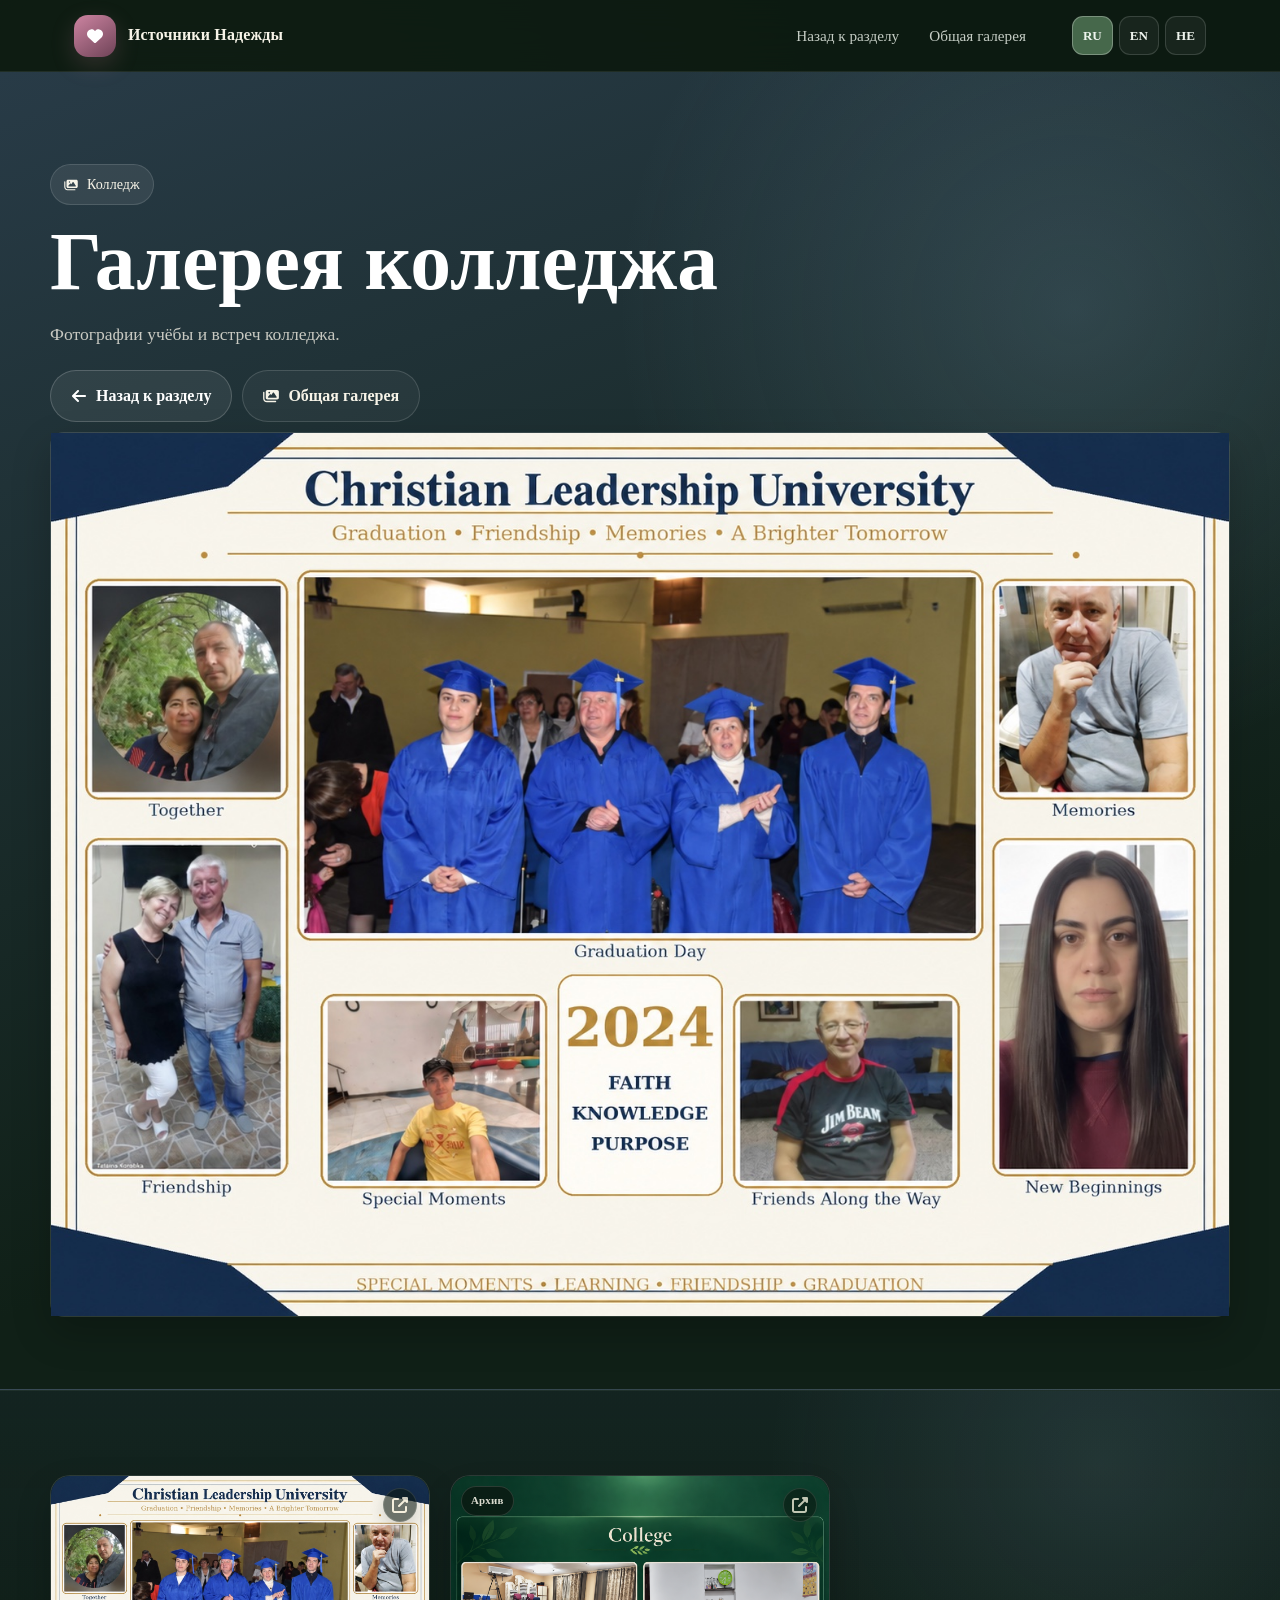
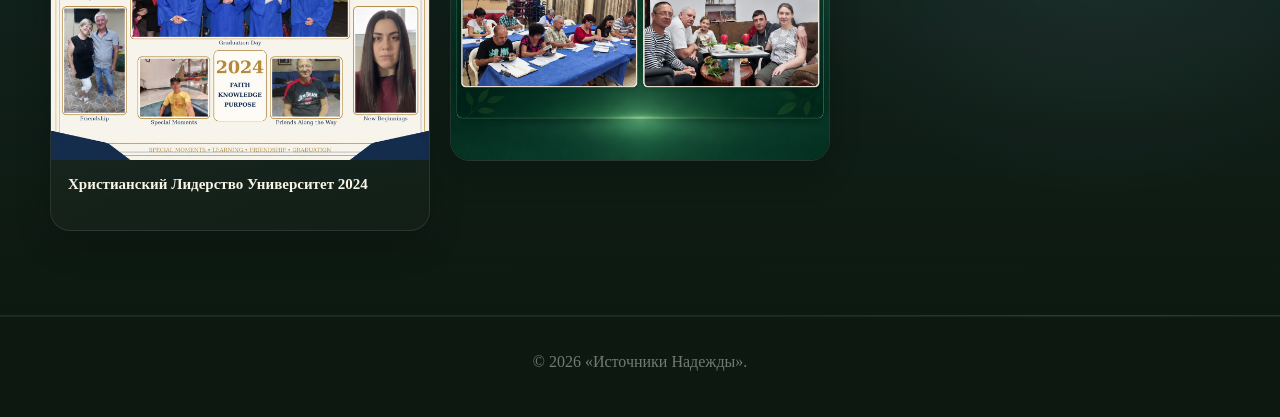
<file: college-gallery.html>
<!DOCTYPE html>
<html lang="ru">
<head>
  <meta charset="UTF-8">
  <meta name="viewport" content="width=device-width, initial-scale=1.0">
  <title>Галерея колледжа — Источники Надежды</title>
<link rel="stylesheet" href="assets/icons/site-icons-a.css?v=20260923-1">
  <link rel="stylesheet" href="assets/icons/site-icons-b.css?v=20260923-1">
  <link rel="stylesheet" href="style.css?v=20260923-22">
</head>
<body class="lang-ru">
  <header class="site-header">
    <div class="header-inner">
      <a class="brand" href="index.html">
        <span class="brand-mark"><i class="fas fa-heart"></i></span>
        <span class="brand-title"><span data-lang="ru">Источники Надежды</span><span data-lang="en">Streams of Hope</span><span data-lang="he" lang="he" dir="rtl">מקורות התקווה</span></span>
      </a>
      <nav class="top-nav">
        <a href="index.html#college"><span data-lang="ru">Назад к разделу</span><span data-lang="en">Back to section</span><span data-lang="he" lang="he" dir="rtl">חזרה למדור</span></a>
        <a href="gallery.html"><span data-lang="ru">Общая галерея</span><span data-lang="en">Main gallery</span><span data-lang="he" lang="he" dir="rtl">גלריה כללית</span></a>
      </nav>
      <div class="lang-switcher">
        <button class="lang-btn active" id="btn-ru" type="button" onclick="setLanguage('ru')">RU</button>
        <button class="lang-btn" id="btn-en" type="button" onclick="setLanguage('en')">EN</button><button class="lang-btn" id="btn-he" type="button" onclick="setLanguage('he')">HE</button>
      </div>
    </div>
  </header>

  <main class="subpage">
    <section class="subpage-hero college-gallery-hero">
      <div class="section-inner">
        <div class="eyebrow">
          <i class="fas fa-images"></i>
          <span data-lang="ru">Колледж</span>
          <span data-lang="en">College</span>
          <span data-lang="he" lang="he" dir="rtl">מכללה</span>
        </div>
        <h1><span data-lang="ru">Галерея колледжа</span><span data-lang="en">College gallery</span><span data-lang="he" lang="he" dir="rtl">גלריית המכללה</span></h1>
        <p><span data-lang="ru">Фотографии учёбы и встреч колледжа.</span><span data-lang="en">Photos from studies and college meetings.</span><span data-lang="he" lang="he" dir="rtl">תמונות מהלימודים ומהמפגשים במכללה.</span></p>
        <div class="subpage-actions">
          <a class="btn btn-secondary" href="index.html#college"><i class="fas fa-arrow-left"></i><span data-lang="ru">Назад к разделу</span><span data-lang="en">Back to section</span><span data-lang="he" lang="he" dir="rtl">חזרה למדור</span></a>
          <a class="btn btn-ghost" href="gallery.html"><i class="fas fa-images"></i><span data-lang="ru">Общая галерея</span><span data-lang="en">Main gallery</span><span data-lang="he" lang="he" dir="rtl">גלריה כללית</span></a>


          <a class="gallery-sheet" style="width:100%;max-width:1448px;justify-self:center" href="assets/galleries/college/christian-leadership-university-2024.jpg?v=20260923-1" target="_blank" rel="noopener">
            <img src="assets/galleries/college/christian-leadership-university-2024.jpg?v=20260923-1" alt="Christian Leadership University — College 2024" width="1448" height="1086" loading="lazy" decoding="async">
          </a>
        </div>
      </div>
    </section>

    <section class="section section-college">
      <div class="section-inner">
        
        <div class="gallery-auto" data-gallery-category="college">
    <div class="gallery-auto-grid gallery-static-fallback">
      <a class="gallery-auto-card gallery-static-card" href="assets/galleries/college/christian-leadership-university-2024.jpg" target="_blank" rel="noopener">
        <div class="gallery-auto-media">
          <img src="assets/galleries/college/christian-leadership-university-2024.jpg" alt="Christian Leadership University 2024" loading="eager" decoding="async">
          <span class="gallery-auto-open" aria-hidden="true"><i class="fas fa-up-right-from-square"></i></span>
        </div>
        <div class="gallery-auto-caption">
          <span data-lang="ru"><strong>Christian Leadership University 2024</strong></span>
          <span data-lang="en"><strong>Christian Leadership University 2024</strong></span>
          <span data-lang="he" lang="he" dir="rtl"><strong>Christian Leadership University 2024</strong></span>
        </div>
      </a>
      <a class="gallery-auto-card gallery-static-card" href="assets/galleries/college/college-overview.png" target="_blank" rel="noopener">
        <div class="gallery-auto-media">
          <img src="assets/galleries/college/college-overview.png" alt="College Overview" loading="eager" decoding="async">
          <span class="gallery-auto-open" aria-hidden="true"><i class="fas fa-up-right-from-square"></i></span>
        </div>
        <div class="gallery-auto-caption">
          <span data-lang="ru"><strong>College Overview</strong></span>
          <span data-lang="en"><strong>College Overview</strong></span>
          <span data-lang="he" lang="he" dir="rtl"><strong>College Overview</strong></span>
        </div>
      </a>
    </div>
</div>
      </div>
    </section>
  </main>

  <footer class="site-footer">© <span id="current-year">2026</span> <span data-lang="ru">«Источники Надежды».</span><span data-lang="en">“Streams of Hope”.</span><span data-lang="he" lang="he" dir="rtl">״מקורות התקווה״.</span></footer>
  <script src="assets/galleries/gallery-manifest.js?v=20260923-1"></script>
  <script src="gallery-auto.js?v=20260923-5"></script>
  <script src="script.js?v=20260923-18"></script>
</body>
</html>
</file>
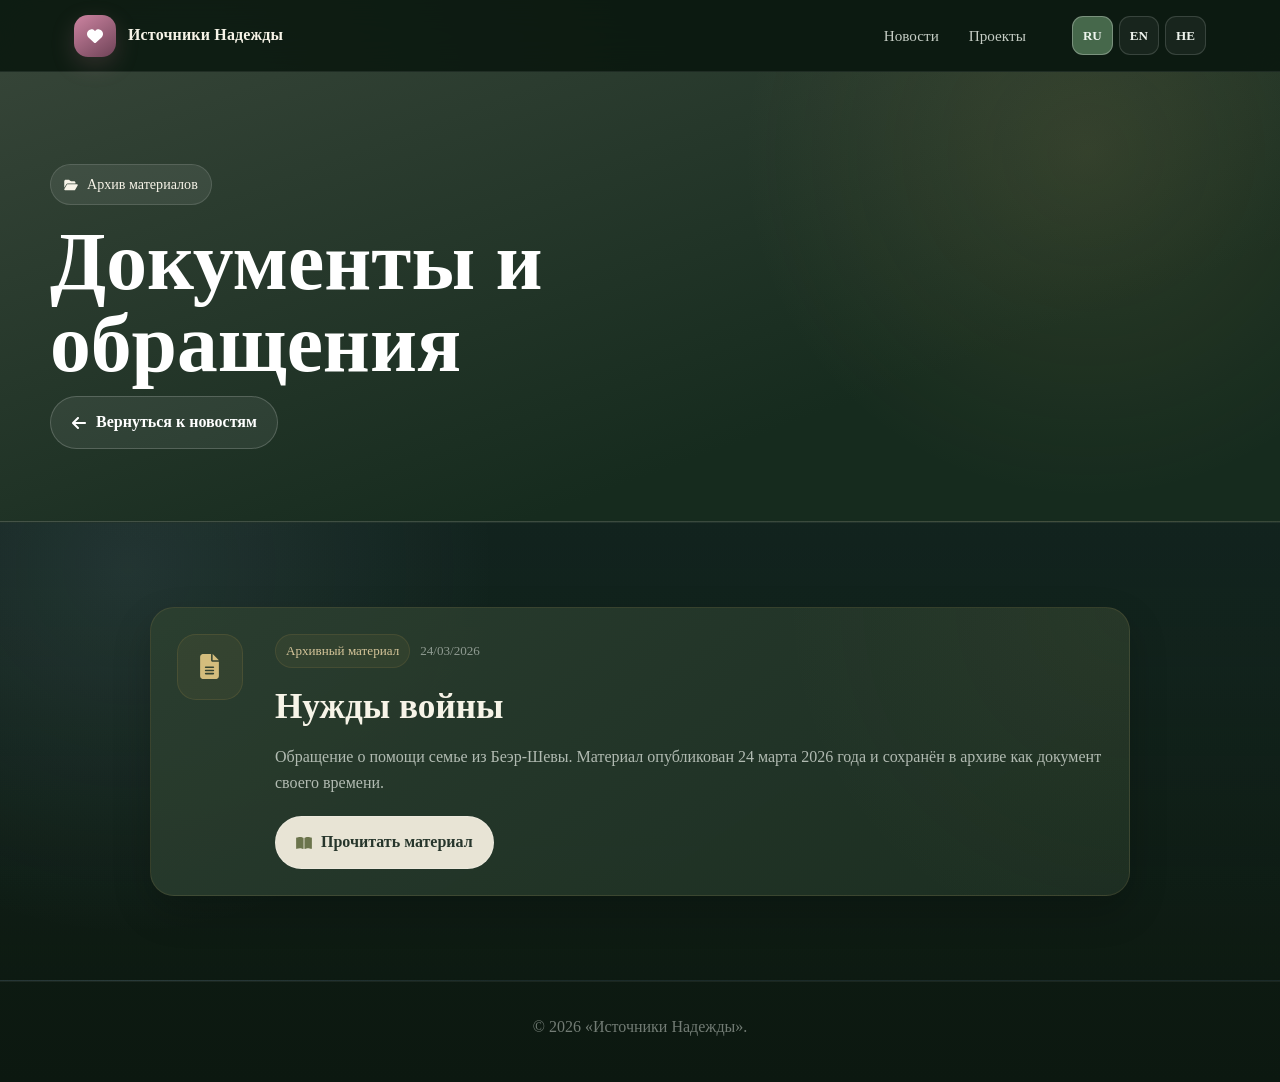
<file: documents.html>
<!DOCTYPE html>
<html lang="ru">
<head>
  <meta charset="UTF-8">
  <meta name="viewport" content="width=device-width, initial-scale=1.0">
  <title>Документы и обращения — Источники Надежды</title>
<link rel="stylesheet" href="assets/icons/site-icons-a.css?v=20260923-1">
  <link rel="stylesheet" href="assets/icons/site-icons-b.css?v=20260923-1">
  <link rel="stylesheet" href="style.css?v=20260921-14">
</head>
<body class="lang-ru">
  <header class="site-header">
    <div class="header-inner">
      <a class="brand" href="index.html">
        <span class="brand-mark"><i class="fas fa-heart"></i></span>
        <span class="brand-title">
          <span data-lang="ru">Источники Надежды</span>
          <span data-lang="en">Streams of Hope</span>
          <span data-lang="he" lang="he" dir="rtl">מקורות התקווה</span>
        </span>
      </a>

      <nav class="top-nav">
        <a href="index.html#news"><span data-lang="ru">Новости</span><span data-lang="en">News</span><span data-lang="he" lang="he" dir="rtl">חדשות</span></a>
        <a href="index.html#projects"><span data-lang="ru">Проекты</span><span data-lang="en">Projects</span><span data-lang="he" lang="he" dir="rtl">פרויקטים</span></a>
      </nav>

      <div class="lang-switcher">
        <button class="lang-btn active" id="btn-ru" type="button" onclick="setLanguage('ru')">RU</button>
        <button class="lang-btn" id="btn-en" type="button" onclick="setLanguage('en')">EN</button><button class="lang-btn" id="btn-he" type="button" onclick="setLanguage('he')">HE</button>
      </div>
    </div>
  </header>

  <main class="subpage">
    <section class="subpage-hero documents-hero">
      <div class="section-inner">
        <div class="eyebrow">
          <i class="fas fa-folder-open"></i>
          <span data-lang="ru">Архив материалов</span>
          <span data-lang="en">Document Archive</span>
          <span data-lang="he" lang="he" dir="rtl">ארכיון חומרים</span>
        </div>
        <h1>
          <span data-lang="ru">Документы и обращения</span>
          <span data-lang="en">Documents & Appeals</span>
          <span data-lang="he" lang="he" dir="rtl">מסמכים ופניות</span>
        </h1>
        <a class="btn btn-secondary" href="index.html#news">
          <i class="fas fa-arrow-left"></i>
          <span data-lang="ru">Вернуться к новостям</span>
          <span data-lang="en">Back to news</span>
          <span data-lang="he" lang="he" dir="rtl">חזרה לחדשות</span>
        </a>
      </div>
    </section>

    <section class="section section-news">
      <div class="section-inner documents-wrap">
        <div class="documents-list">
          <article class="archive-document-item">
            <div class="archive-document-icon">
              <i class="fas fa-file-lines"></i>
            </div>

            <div class="archive-document-copy">
              <div class="archive-document-meta">
                <span class="badge badge-document">
                  <span data-lang="ru">Архивный материал</span>
                  <span data-lang="en">Archived material</span>
                  <span data-lang="he" lang="he" dir="rtl">חומר ארכיוני</span>
                </span>
                <time datetime="2026-03-24">24/03/2026</time>
              </div>

              <h2>
                <span data-lang="ru">Нужды войны</span>
                <span data-lang="en">Needs of War</span>
                <span data-lang="he" lang="he" dir="rtl">צרכי המלחמה</span>
              </h2>

              <p>
                <span data-lang="ru">Обращение о помощи семье из Беэр-Шевы. Материал опубликован 24 марта 2026 года и сохранён в архиве как документ своего времени.</span>
                <span data-lang="en">An appeal to help a family in Beersheba. Published on 24 March 2026 and preserved here as an archived document from that period.</span>
                <span data-lang="he" lang="he" dir="rtl">פנייה לסיוע למשפחה מבאר שבע. החומר פורסם ב־24 במרץ 2026 ונשמר בארכיון כמסמך מתקופתו.</span>
              </p>

              <div class="archive-document-actions">
                <a class="btn btn-document" href="needs-of-war-03-2026.html">
                  <i class="fas fa-book-open"></i>
                  <span data-lang="ru">Прочитать материал</span>
                  <span data-lang="en">Read document</span>
                  <span data-lang="he" lang="he" dir="rtl">לקריאת החומר</span>
                </a>
              </div>
            </div>
          </article>

        </div>
      </div>
    </section>
  </main>

  <footer class="site-footer">
    © <span id="current-year">2026</span>
    <span data-lang="ru"> «Источники Надежды».</span>
    <span data-lang="en"> “Streams of Hope”.</span>
    <span data-lang="he" lang="he" dir="rtl">״מקורות התקווה״.</span>
  </footer>

  <script src="script.js?v=20260923-18"></script>
</body>
</html>
</file>
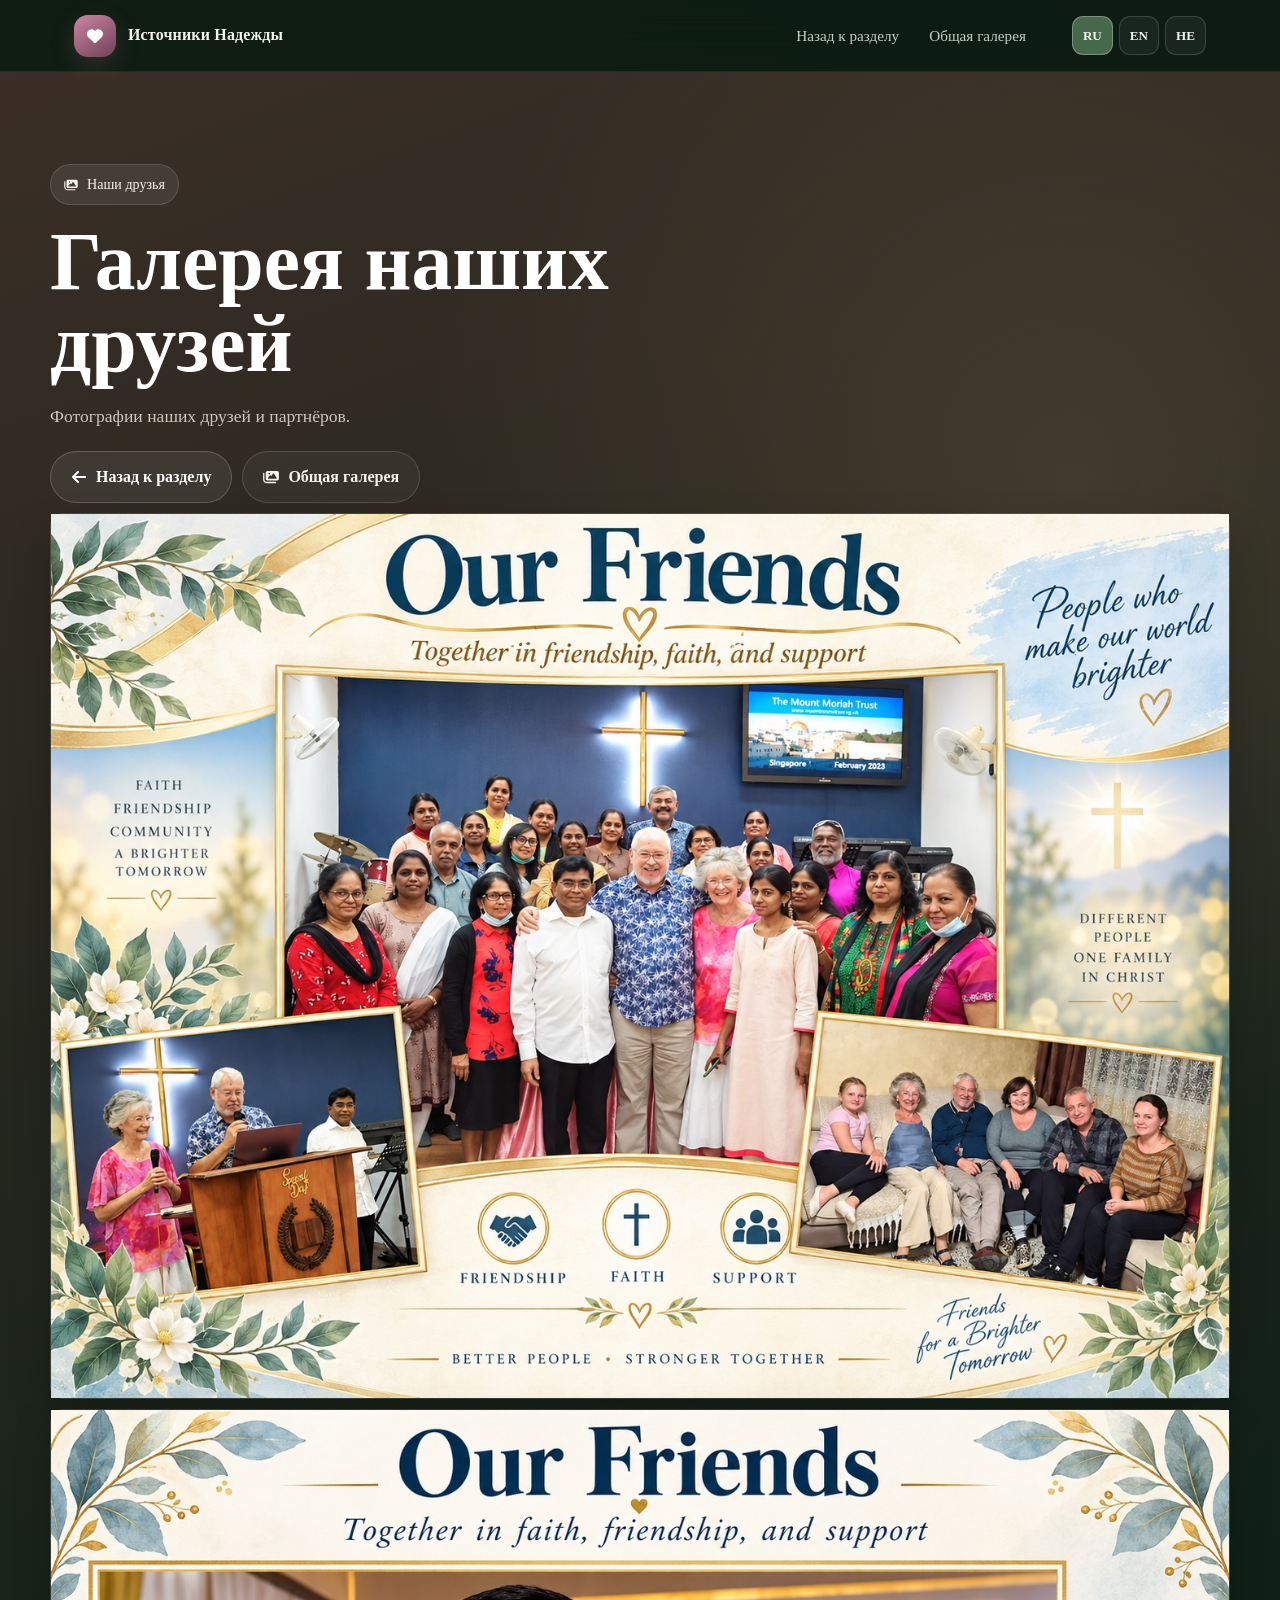
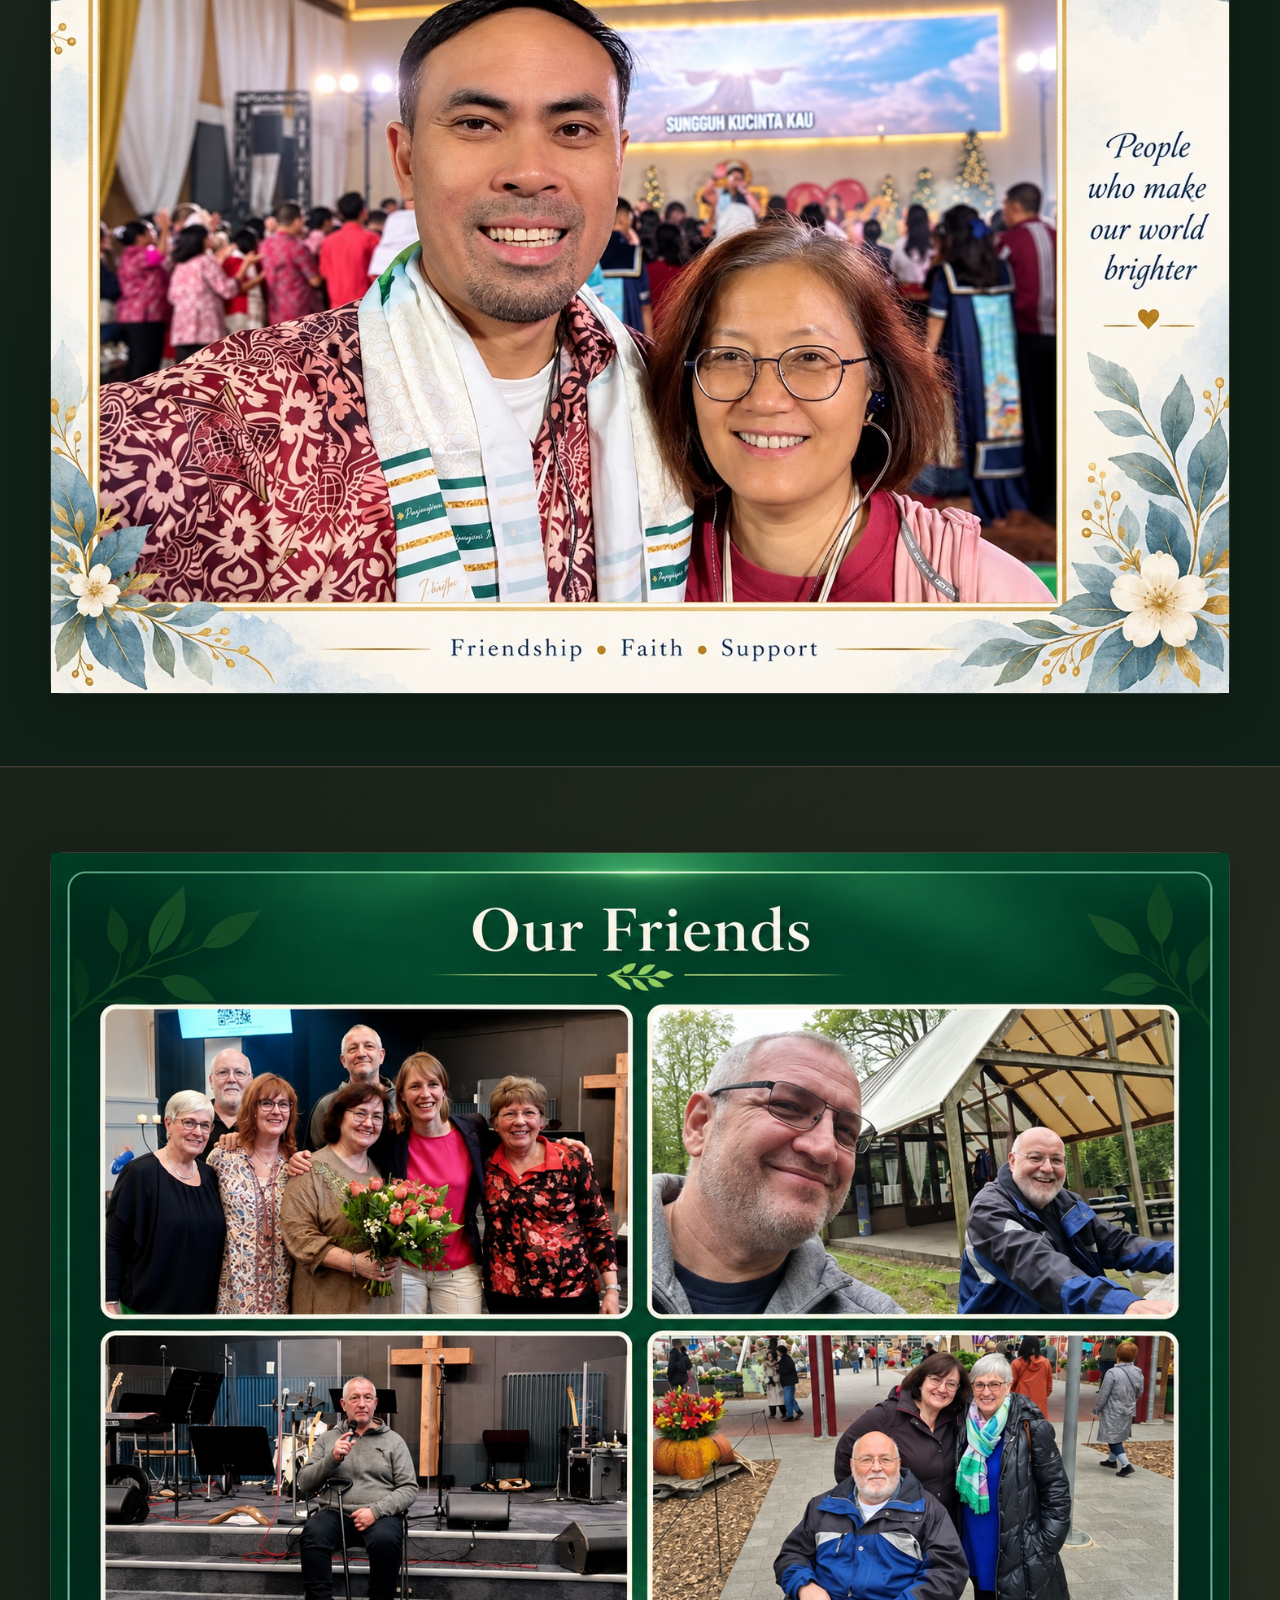
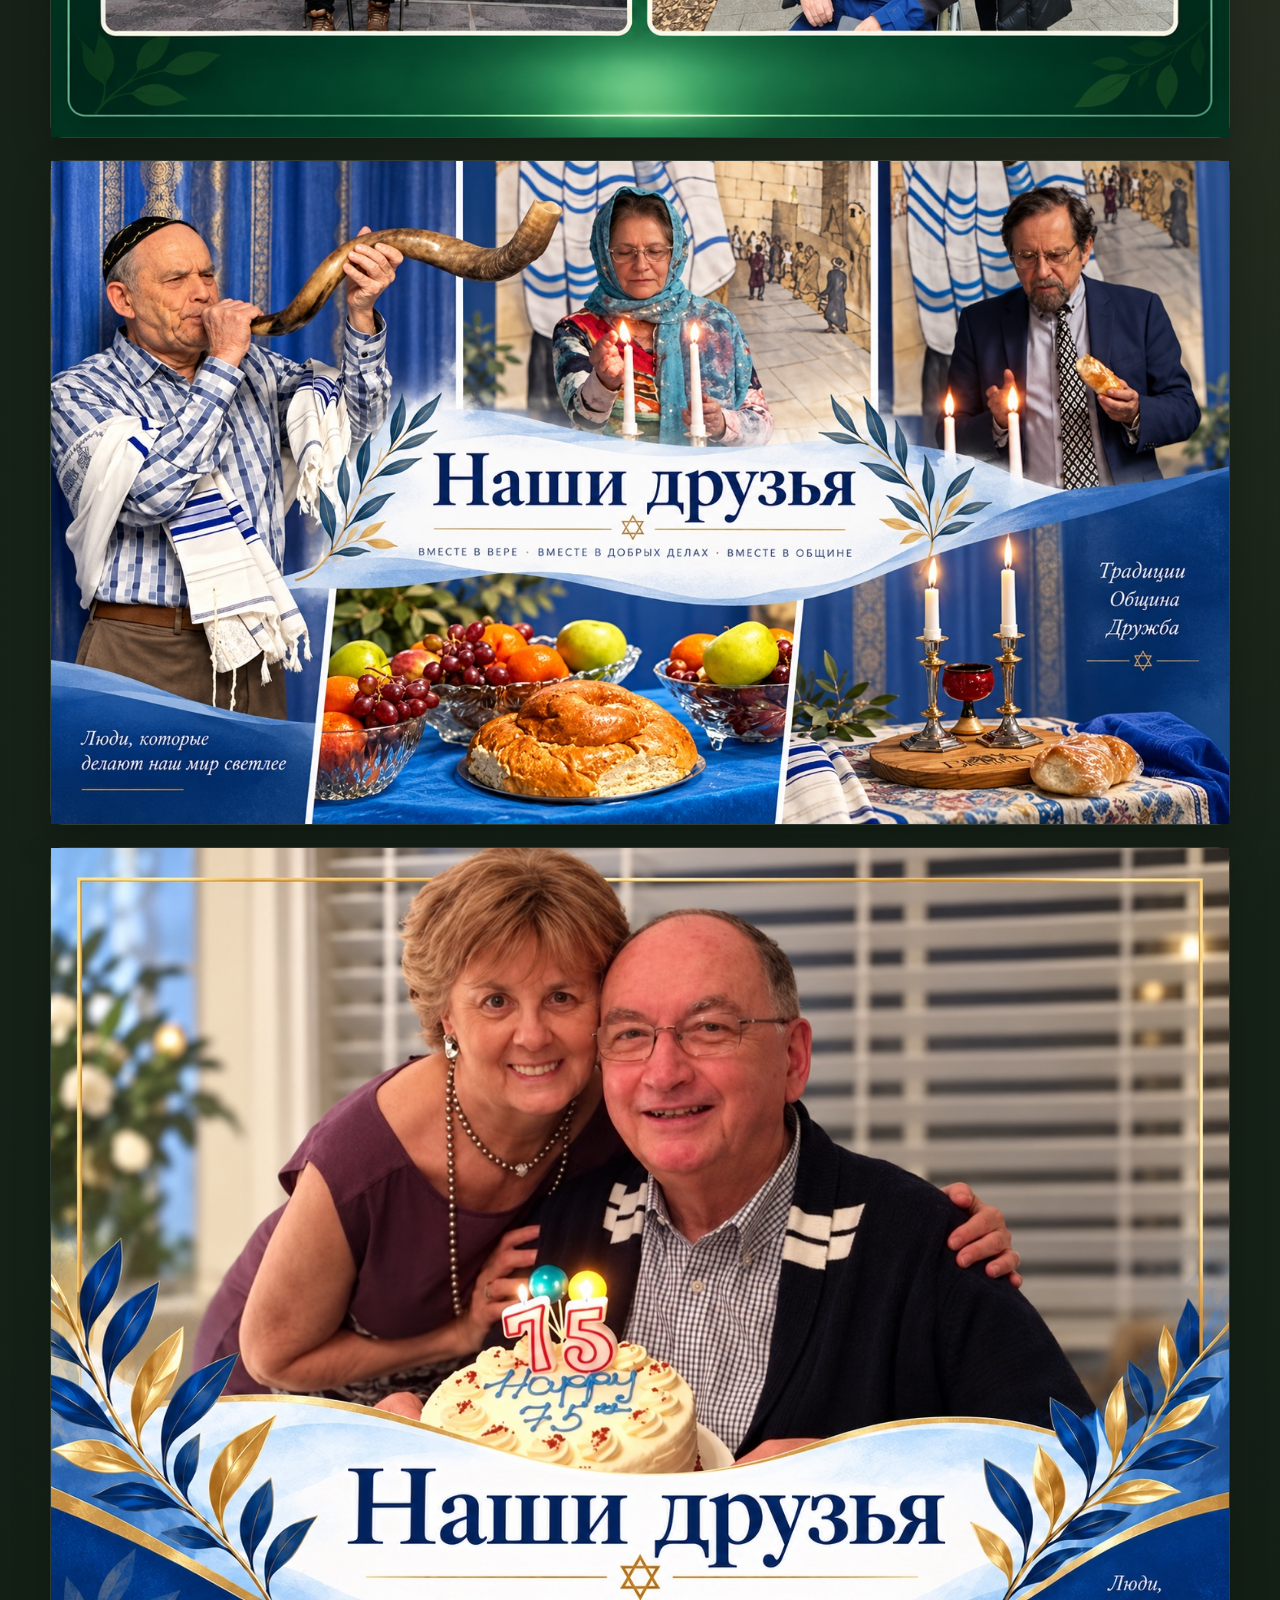
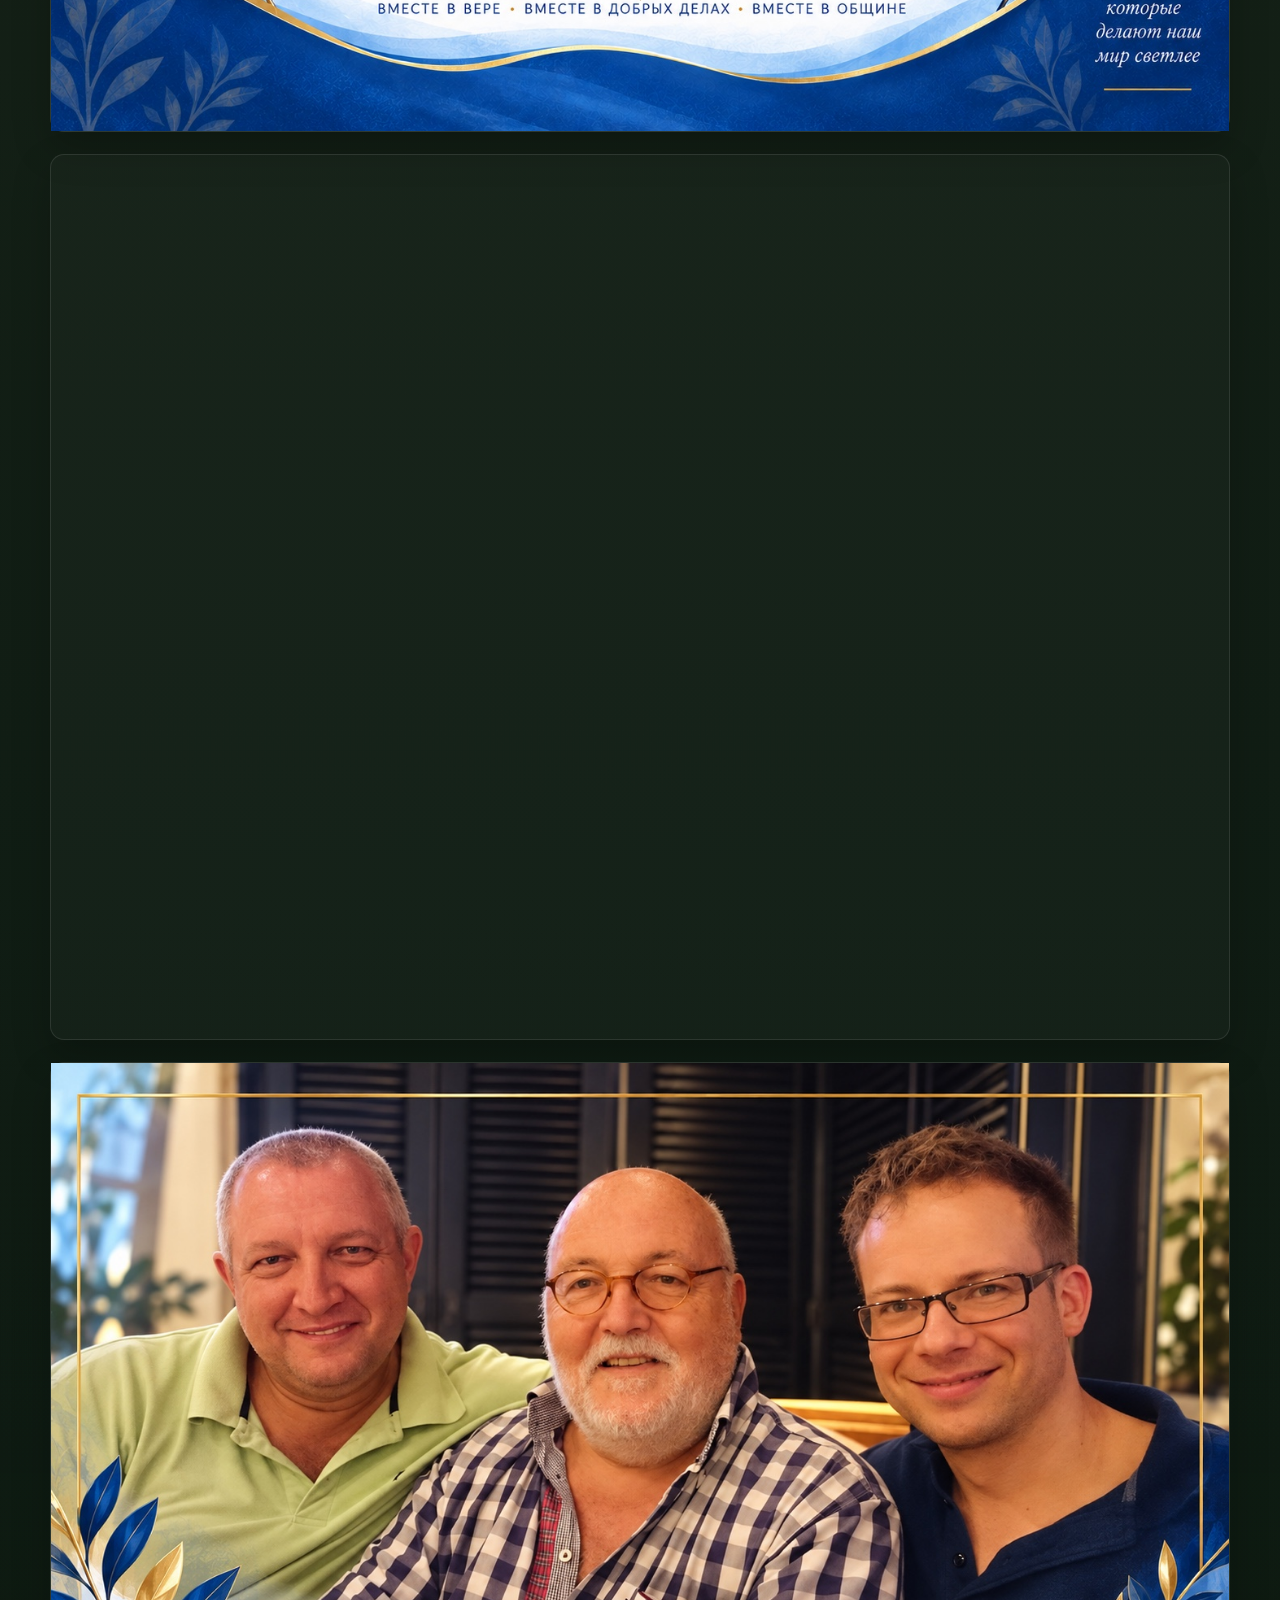
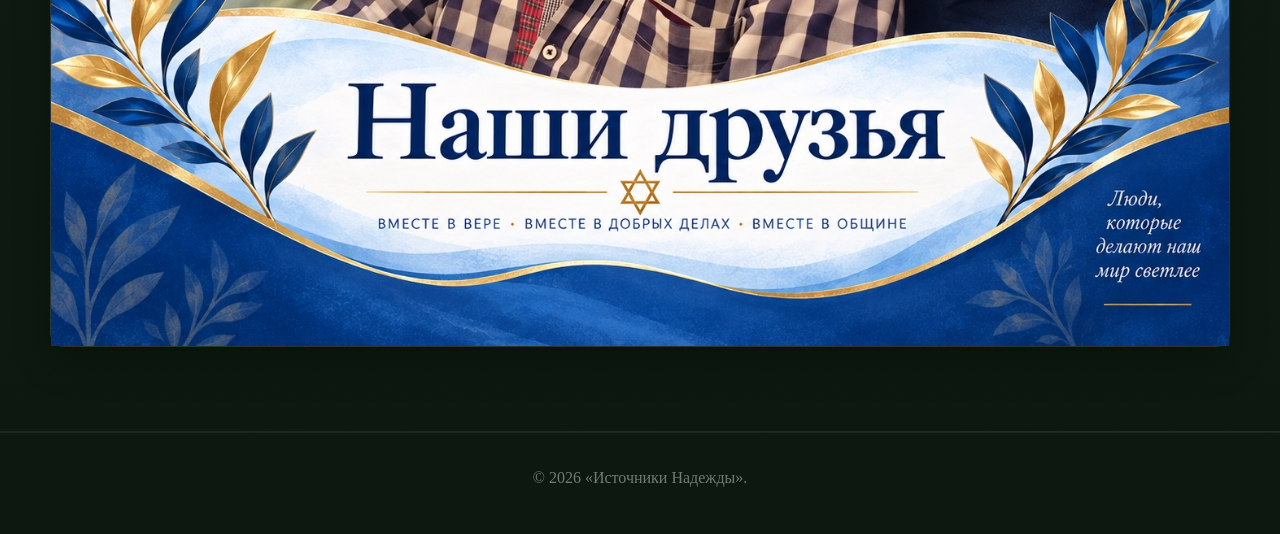
<file: friends-gallery.html>
<!DOCTYPE html>
<html lang="ru">
<head>
  <meta charset="UTF-8">
  <meta name="viewport" content="width=device-width, initial-scale=1.0">
  <title>Галерея наших друзей — Источники Надежды</title>
<link rel="stylesheet" href="assets/icons/site-icons-a.css?v=20260923-1">
  <link rel="stylesheet" href="assets/icons/site-icons-b.css?v=20260923-1">
  <link rel="stylesheet" href="style.css?v=20260923-20">
</head>
<body class="lang-ru">
  <header class="site-header">
    <div class="header-inner">
      <a class="brand" href="index.html">
        <span class="brand-mark"><i class="fas fa-heart"></i></span>
        <span class="brand-title"><span data-lang="ru">Источники Надежды</span><span data-lang="en">Streams of Hope</span><span data-lang="he" lang="he" dir="rtl">מקורות התקווה</span></span>
      </a>
      <nav class="top-nav">
        <a href="index.html#friends"><span data-lang="ru">Назад к разделу</span><span data-lang="en">Back to section</span><span data-lang="he" lang="he" dir="rtl">חזרה למדור</span></a>
        <a href="gallery.html"><span data-lang="ru">Общая галерея</span><span data-lang="en">Main gallery</span><span data-lang="he" lang="he" dir="rtl">גלריה כללית</span></a>
      </nav>
      <div class="lang-switcher">
        <button class="lang-btn active" id="btn-ru" type="button" onclick="setLanguage('ru')">RU</button>
        <button class="lang-btn" id="btn-en" type="button" onclick="setLanguage('en')">EN</button><button class="lang-btn" id="btn-he" type="button" onclick="setLanguage('he')">HE</button>
      </div>
    </div>
  </header>

  <main class="subpage">
    <section class="subpage-hero friends-gallery-hero">
      <div class="section-inner">
        <div class="eyebrow">
          <i class="fas fa-images"></i>
          <span data-lang="ru">Наши друзья</span>
          <span data-lang="en">Our Friends</span>
          <span data-lang="he" lang="he" dir="rtl">החברים שלנו</span>
        </div>
        <h1><span data-lang="ru">Галерея наших друзей</span><span data-lang="en">Our Friends gallery</span><span data-lang="he" lang="he" dir="rtl">גלריית החברים שלנו</span></h1>
        <p><span data-lang="ru">Фотографии наших друзей и партнёров.</span><span data-lang="en">Photos of our friends and partners.</span><span data-lang="he" lang="he" dir="rtl">תמונות של החברים והשותפים שלנו.</span></p>
        <div class="subpage-actions">
          <a class="btn btn-secondary" href="index.html#friends"><i class="fas fa-arrow-left"></i><span data-lang="ru">Назад к разделу</span><span data-lang="en">Back to section</span><span data-lang="he" lang="he" dir="rtl">חזרה למדור</span></a>
          <a class="btn btn-ghost" href="gallery.html"><i class="fas fa-images"></i><span data-lang="ru">Общая галерея</span><span data-lang="en">Main gallery</span><span data-lang="he" lang="he" dir="rtl">גלריה כללית</span></a>


          <a class="gallery-sheet" style="width:100%;max-width:1448px;justify-self:center" href="assets/galleries/friends/friends-faith-community-2026.jpg?v=20260922-1" target="_blank" rel="noopener">
            <img src="assets/galleries/friends/friends-faith-community-2026.jpg?v=20260922-1" alt="Our Friends — faith, friendship and support" width="1448" height="1086" loading="lazy" decoding="async">
          </a>


          <a class="gallery-sheet" style="width:100%;max-width:1448px;justify-self:center" href="assets/galleries/friends/friends-faith-friendship-support-2026.jpg?v=20260922-1" target="_blank" rel="noopener">
            <img src="assets/galleries/friends/friends-faith-friendship-support-2026.jpg?v=20260922-1" alt="Our Friends — together in faith, friendship and support" width="1448" height="1086" loading="lazy" decoding="async">
          </a>
        </div>
      </div>
    </section>

    <section class="section section-friends">
      <div class="section-inner">
        
        <div class="gallery-sheet-stack">
          <a class="gallery-sheet" style="width:100%;max-width:1448px;justify-self:center" href="assets/galleries/friends/friends-overview.png?v=20260921-9" target="_blank" rel="noopener">
            <img src="assets/galleries/friends/friends-overview.png?v=20260921-9" alt="Галерея наших друзей" width="1448" height="1086" loading="eager" decoding="async">
          </a>

          <a class="gallery-sheet" style="width:100%;max-width:1536px;justify-self:center" href="assets/galleries/friends/friends-community-collage-2026.jpg?v=20260922-1" target="_blank" rel="noopener">
            <img src="assets/galleries/friends/friends-community-collage-2026.jpg?v=20260922-1" alt="Наши друзья — община и добрые дела" width="1536" height="864" loading="lazy" decoding="async">
          </a>

          <a class="gallery-sheet" style="width:100%;max-width:1448px;justify-self:center" href="assets/galleries/friends/friends-supporters-couple-2026.jpg?v=20260922-1" target="_blank" rel="noopener">
            <img src="assets/galleries/friends/friends-supporters-couple-2026.jpg?v=20260922-1" alt="Наши друзья и партнёры" width="1448" height="1086" loading="lazy" decoding="async">
          </a>

          <a class="gallery-sheet" style="width:100%;max-width:1448px;justify-self:center" href="assets/galleries/friends/friends-supporters-family-2026.jpg?v=20260922-1" target="_blank" rel="noopener">
            <img src="assets/galleries/friends/friends-supporters-family-2026.jpg?v=20260922-1" alt="Наши друзья и партнёры — семья" width="1448" height="1086" loading="lazy" decoding="async">
          </a>

          <a class="gallery-sheet" style="width:100%;max-width:1448px;justify-self:center" href="assets/galleries/friends/friends-supporters-group-2026.jpg?v=20260922-1" target="_blank" rel="noopener">
            <img src="assets/galleries/friends/friends-supporters-group-2026.jpg?v=20260922-1" alt="Наши друзья и партнёры" width="1448" height="1086" loading="lazy" decoding="async">
          </a>
        </div>
      </div>
    </section>
  </main>

  <footer class="site-footer">© <span id="current-year">2026</span> <span data-lang="ru">«Источники Надежды».</span><span data-lang="en">“Streams of Hope”.</span><span data-lang="he" lang="he" dir="rtl">״מקורות התקווה״.</span></footer>
  <script src="script.js?v=20260923-18"></script>
</body>
</html>
</file>
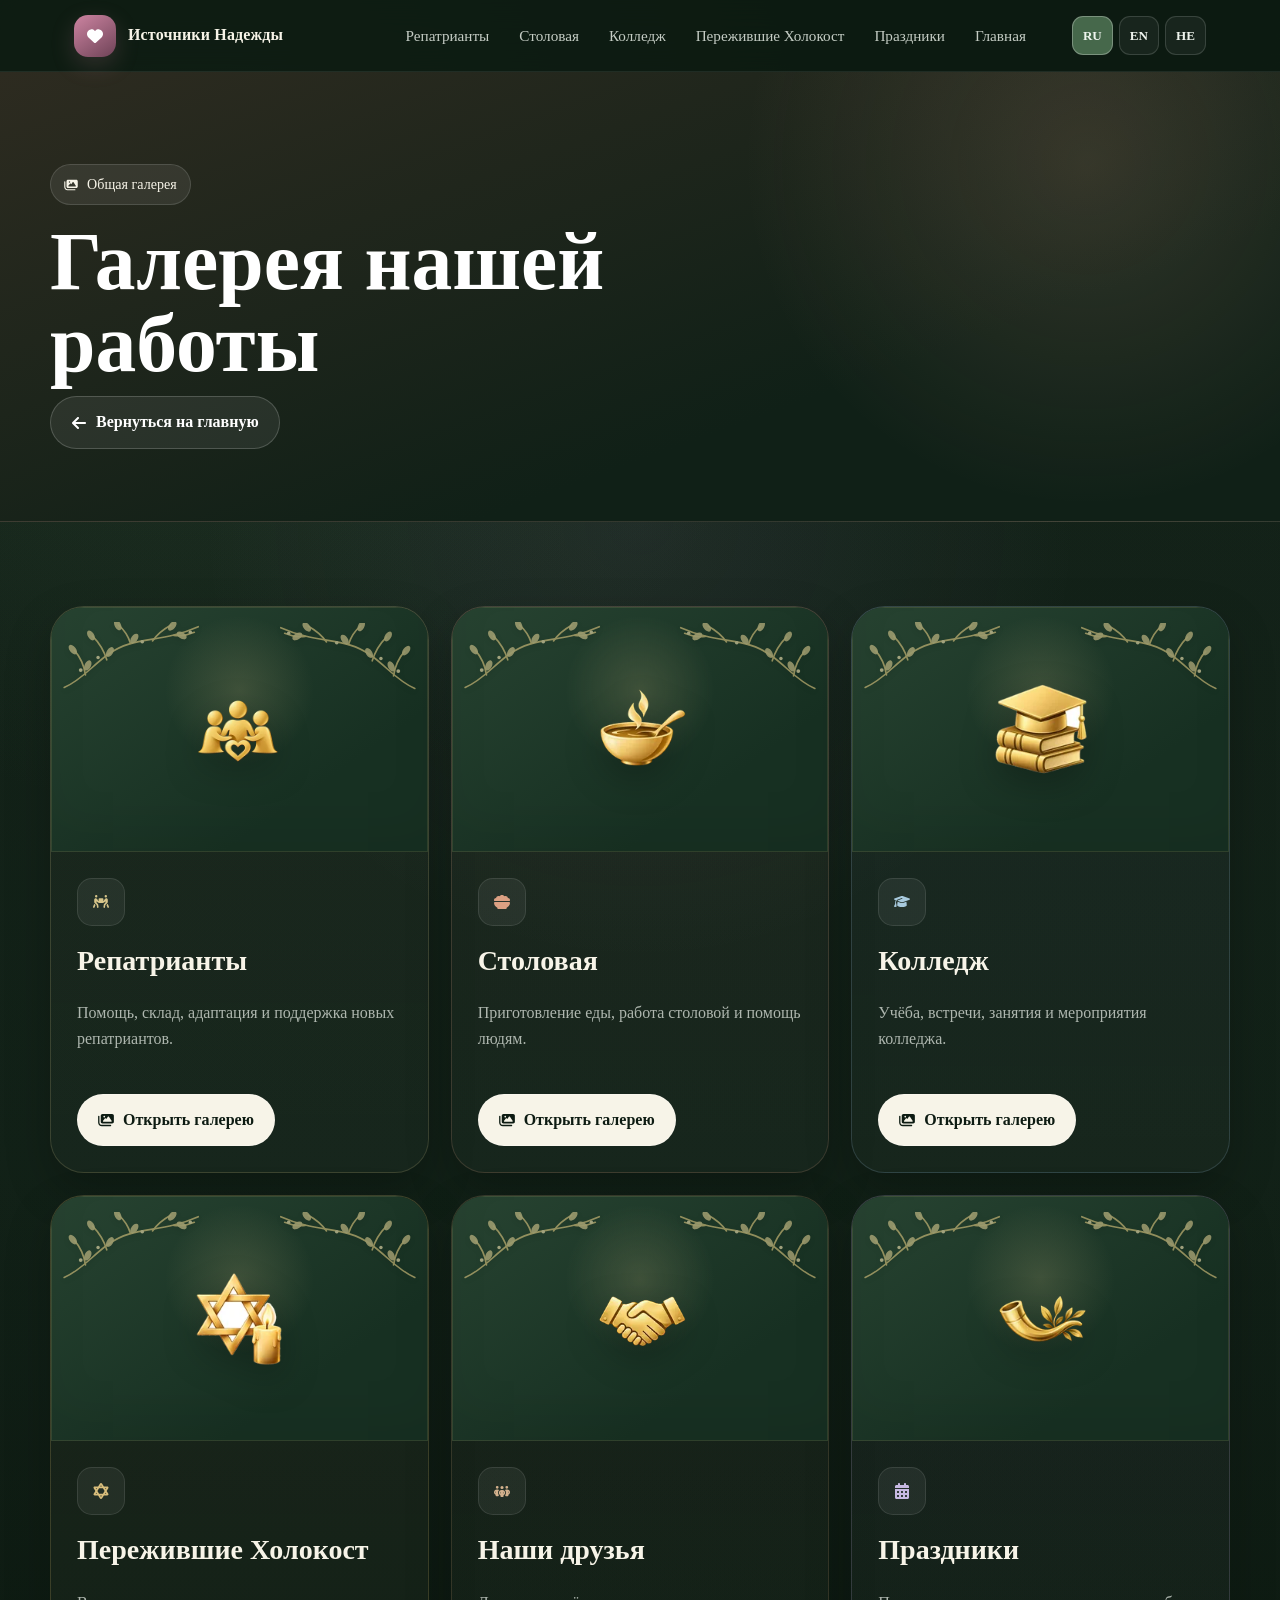
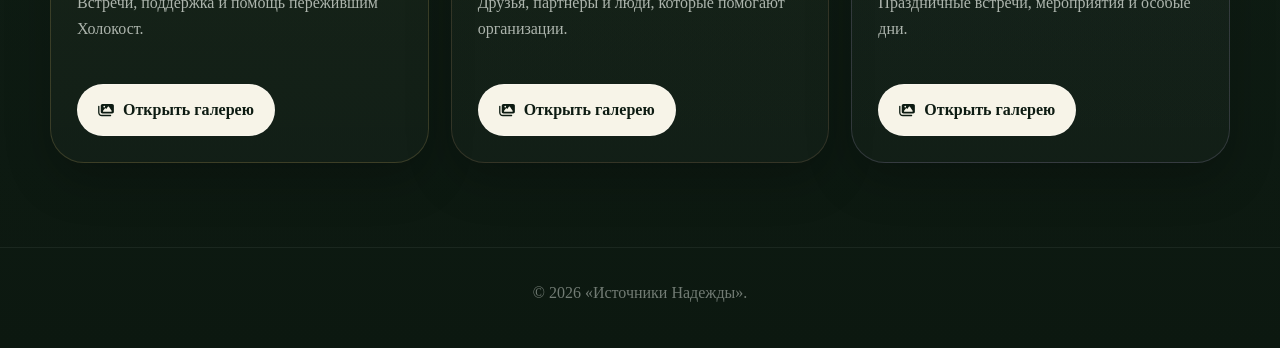
<file: gallery.html>
<!DOCTYPE html>
<html lang="ru">
<head>
  <meta charset="UTF-8">
  <meta name="viewport" content="width=device-width, initial-scale=1.0">
  <meta http-equiv="Cache-Control" content="no-cache, no-store, must-revalidate">
  <meta http-equiv="Pragma" content="no-cache">
  <meta http-equiv="Expires" content="0">
  <title>Галерея — Источники Надежды</title>
<link rel="stylesheet" href="assets/icons/site-icons-a.css?v=20260923-1">
  <link rel="stylesheet" href="assets/icons/site-icons-b.css?v=20260923-1">
  <link rel="stylesheet" href="style.css?v=20260923-29">
</head>
<body class="lang-ru">
  <header class="site-header">
    <div class="header-inner">
      <a class="brand" href="index.html">
        <span class="brand-mark"><i class="fas fa-heart"></i></span>
        <span class="brand-title">
          <span data-lang="ru">Источники Надежды</span>
          <span data-lang="en">Streams of Hope</span>
          <span data-lang="he" lang="he" dir="rtl">מקורות התקווה</span>
        </span>
      </a>

      <nav class="top-nav">
        <a href="index.html#repatriants"><span data-lang="ru">Репатрианты</span><span data-lang="en">Repatriates</span><span data-lang="he" lang="he" dir="rtl">עולים חדשים</span></a>
        <a href="index.html#canteen"><span data-lang="ru">Столовая</span><span data-lang="en">Canteen</span><span data-lang="he" lang="he" dir="rtl">בית תמחוי</span></a>
        <a href="college-gallery.html"><span data-lang="ru">Колледж</span><span data-lang="en">College</span><span data-lang="he" lang="he" dir="rtl">מכללה</span></a>
        <a href="holocaust-survivors-gallery.html"><span data-lang="ru">Пережившие Холокост</span><span data-lang="en">Holocaust Survivors</span><span data-lang="he" lang="he" dir="rtl">ניצולי השואה</span></a>
        <a href="holidays-gallery.html"><span data-lang="ru">Праздники</span><span data-lang="en">Holidays</span><span data-lang="he" lang="he" dir="rtl">חגים</span></a>
        <a href="index.html"><span data-lang="ru">Главная</span><span data-lang="en">Home</span><span data-lang="he" lang="he" dir="rtl">דף הבית</span></a>
      </nav>

      <div class="lang-switcher">
        <button class="lang-btn active" id="btn-ru" type="button" onclick="setLanguage('ru')">RU</button>
        <button class="lang-btn" id="btn-en" type="button" onclick="setLanguage('en')">EN</button><button class="lang-btn" id="btn-he" type="button" onclick="setLanguage('he')">HE</button>
      </div>
    </div>
  </header>

  <main class="subpage">
    <section class="subpage-hero gallery-hero">
      <div class="section-inner">
        <div class="eyebrow">
          <i class="fas fa-images"></i>
          <span data-lang="ru">Общая галерея</span>
          <span data-lang="en">Main gallery</span>
          <span data-lang="he" lang="he" dir="rtl">גלריה כללית</span>
        </div>
        <h1>
          <span data-lang="ru">Галерея нашей работы</span>
          <span data-lang="en">Gallery of our work</span>
          <span data-lang="he" lang="he" dir="rtl">גלריית הפעילות שלנו</span>
        </h1>
        
        <a class="btn btn-secondary" href="index.html">
          <i class="fas fa-arrow-left"></i>
          <span data-lang="ru">Вернуться на главную</span>
          <span data-lang="en">Back to home</span>
          <span data-lang="he" lang="he" dir="rtl">חזרה לדף הבית</span>
        </a>
      </div>
    </section>

    <section class="section gallery-categories-section">
      <div class="section-inner">
        <div class="gallery-category-grid">
          <article class="gallery-category-card category-repatriants">
            <div class="gallery-category-preview gallery-static-cover cover-repatriants" aria-hidden="true">
              <img class="gallery-cover-art" src="assets/icons/repatriants-final.webp" alt="">
            </div>
            <div class="gallery-category-body">
              <span class="gallery-category-icon"><i class="fas fa-people-carry-box"></i></span>
              <h2><span data-lang="ru">Репатрианты</span><span data-lang="en">Repatriates</span><span data-lang="he" lang="he" dir="rtl">עולים חדשים</span></h2>
              <p><span data-lang="ru">Помощь, склад, адаптация и поддержка новых репатриантов.</span><span data-lang="en">Assistance, warehouse support, adaptation and help for new repatriates.</span><span data-lang="he" lang="he" dir="rtl">סיוע, מחסן, קליטה ותמיכה בעולים חדשים.</span></p>
              <a class="btn btn-accent" href="repatriants-gallery.html">
                <i class="fas fa-images"></i>
                <span data-lang="ru">Открыть галерею</span>
                <span data-lang="en">Open gallery</span>
                <span data-lang="he" lang="he" dir="rtl">פתיחת הגלריה</span>
              </a>
            </div>
          </article>

          <article class="gallery-category-card category-canteen">
            <div class="gallery-category-preview gallery-static-cover cover-canteen" aria-hidden="true">
              <img class="gallery-cover-art" src="assets/icons/canteen-final.webp" alt="">
            </div>
            <div class="gallery-category-body">
              <span class="gallery-category-icon"><i class="fas fa-bowl-food"></i></span>
              <h2><span data-lang="ru">Столовая</span><span data-lang="en">Canteen</span><span data-lang="he" lang="he" dir="rtl">בית תמחוי</span></h2>
              <p><span data-lang="ru">Приготовление еды, работа столовой и помощь людям.</span><span data-lang="en">Meal preparation, canteen work and support for people.</span><span data-lang="he" lang="he" dir="rtl">הכנת אוכל, פעילות בית התמחוי וסיוע לאנשים.</span></p>
              <a class="btn btn-accent" href="canteen-gallery.html">
                <i class="fas fa-images"></i>
                <span data-lang="ru">Открыть галерею</span>
                <span data-lang="en">Open gallery</span>
                <span data-lang="he" lang="he" dir="rtl">פתיחת הגלריה</span>
              </a>
            </div>
          </article>

          <article class="gallery-category-card category-college">
            <div class="gallery-category-preview gallery-static-cover cover-college" aria-hidden="true">
              <img class="gallery-cover-art" src="assets/icons/college-final.webp" alt="">
            </div>
            <div class="gallery-category-body">
              <span class="gallery-category-icon"><i class="fas fa-graduation-cap"></i></span>
              <h2><span data-lang="ru">Колледж</span><span data-lang="en">College</span><span data-lang="he" lang="he" dir="rtl">מכללה</span></h2>
              <p><span data-lang="ru">Учёба, встречи, занятия и мероприятия колледжа.</span><span data-lang="en">Studies, meetings, classes and college activities.</span><span data-lang="he" lang="he" dir="rtl">לימודים, מפגשים, שיעורים ופעילויות המכללה.</span></p>
              <a class="btn btn-accent" href="college-gallery.html">
                <i class="fas fa-images"></i>
                <span data-lang="ru">Открыть галерею</span>
                <span data-lang="en">Open gallery</span>
                <span data-lang="he" lang="he" dir="rtl">פתיחת הגלריה</span>
              </a>
            </div>
          </article>

          <article class="gallery-category-card category-holocaust">
            <div class="gallery-category-preview gallery-static-cover cover-holocaust" aria-hidden="true">
              <img class="gallery-cover-art" src="assets/icons/holocaust-final.webp" alt="">
            </div>
            <div class="gallery-category-body">
              <span class="gallery-category-icon"><i class="fas fa-star-of-david"></i></span>
              <h2><span data-lang="ru">Пережившие Холокост</span><span data-lang="en">Holocaust Survivors</span><span data-lang="he" lang="he" dir="rtl">ניצולי השואה</span></h2>
              <p><span data-lang="ru">Встречи, поддержка и помощь пережившим Холокост.</span><span data-lang="en">Meetings, support and assistance for Holocaust survivors.</span><span data-lang="he" lang="he" dir="rtl">מפגשים, תמיכה וסיוע לניצולי השואה.</span></p>
              <a class="btn btn-accent" href="holocaust-survivors-gallery.html">
                <i class="fas fa-images"></i>
                <span data-lang="ru">Открыть галерею</span>
                <span data-lang="en">Open gallery</span>
                <span data-lang="he" lang="he" dir="rtl">פתיחת הגלריה</span>
              </a>
            </div>
          </article>

          <article class="gallery-category-card category-friends">
            <div class="gallery-category-preview gallery-static-cover cover-friends" aria-hidden="true">
              <img class="gallery-cover-art" src="assets/icons/friends-final.webp" alt="">
            </div>
            <div class="gallery-category-body">
              <span class="gallery-category-icon"><i class="fas fa-people-group"></i></span>
              <h2><span data-lang="ru">Наши друзья</span><span data-lang="en">Our Friends</span><span data-lang="he" lang="he" dir="rtl">החברים שלנו</span></h2>
              <p><span data-lang="ru">Друзья, партнёры и люди, которые помогают организации.</span><span data-lang="en">Friends, partners and people who support the organization.</span><span data-lang="he" lang="he" dir="rtl">חברים, שותפים ואנשים התומכים בארגון.</span></p>
              <a class="btn btn-accent" href="friends-gallery.html">
                <i class="fas fa-images"></i>
                <span data-lang="ru">Открыть галерею</span>
                <span data-lang="en">Open gallery</span>
                <span data-lang="he" lang="he" dir="rtl">פתיחת הגלריה</span>
              </a>
            </div>
          </article>

          <article class="gallery-category-card category-holidays" id="holidays">
            <div class="gallery-category-preview gallery-static-cover cover-holidays" aria-hidden="true">
              <img class="gallery-cover-art" src="assets/icons/holidays-final.webp" alt="">
            </div>
            <div class="gallery-category-body">
              <span class="gallery-category-icon"><i class="fas fa-calendar-days"></i></span>
              <h2><span data-lang="ru">Праздники</span><span data-lang="en">Holidays</span><span data-lang="he" lang="he" dir="rtl">חגים</span></h2>
              <p><span data-lang="ru">Праздничные встречи, мероприятия и особые дни.</span><span data-lang="en">Holiday gatherings, events and special days.</span><span data-lang="he" lang="he" dir="rtl">מפגשי חג, אירועים וימים מיוחדים.</span></p>
              <a class="btn btn-accent" href="holidays-gallery.html">
                <i class="fas fa-images"></i>
                <span data-lang="ru">Открыть галерею</span>
                <span data-lang="en">Open gallery</span>
                <span data-lang="he" lang="he" dir="rtl">פתיחת הגלריה</span>
              </a>
            </div>
          </article>
        </div>
      </div>
    </section>
  </main>

  <footer class="site-footer">
    © <span id="current-year">2026</span>
    <span data-lang="ru"> «Источники Надежды».</span>
    <span data-lang="en"> “Streams of Hope”.</span>
    <span data-lang="he" lang="he" dir="rtl">״מקורות התקווה״.</span>
  </footer>
  <script src="script.js?v=20260923-18"></script>
</body>
</html>
</file>
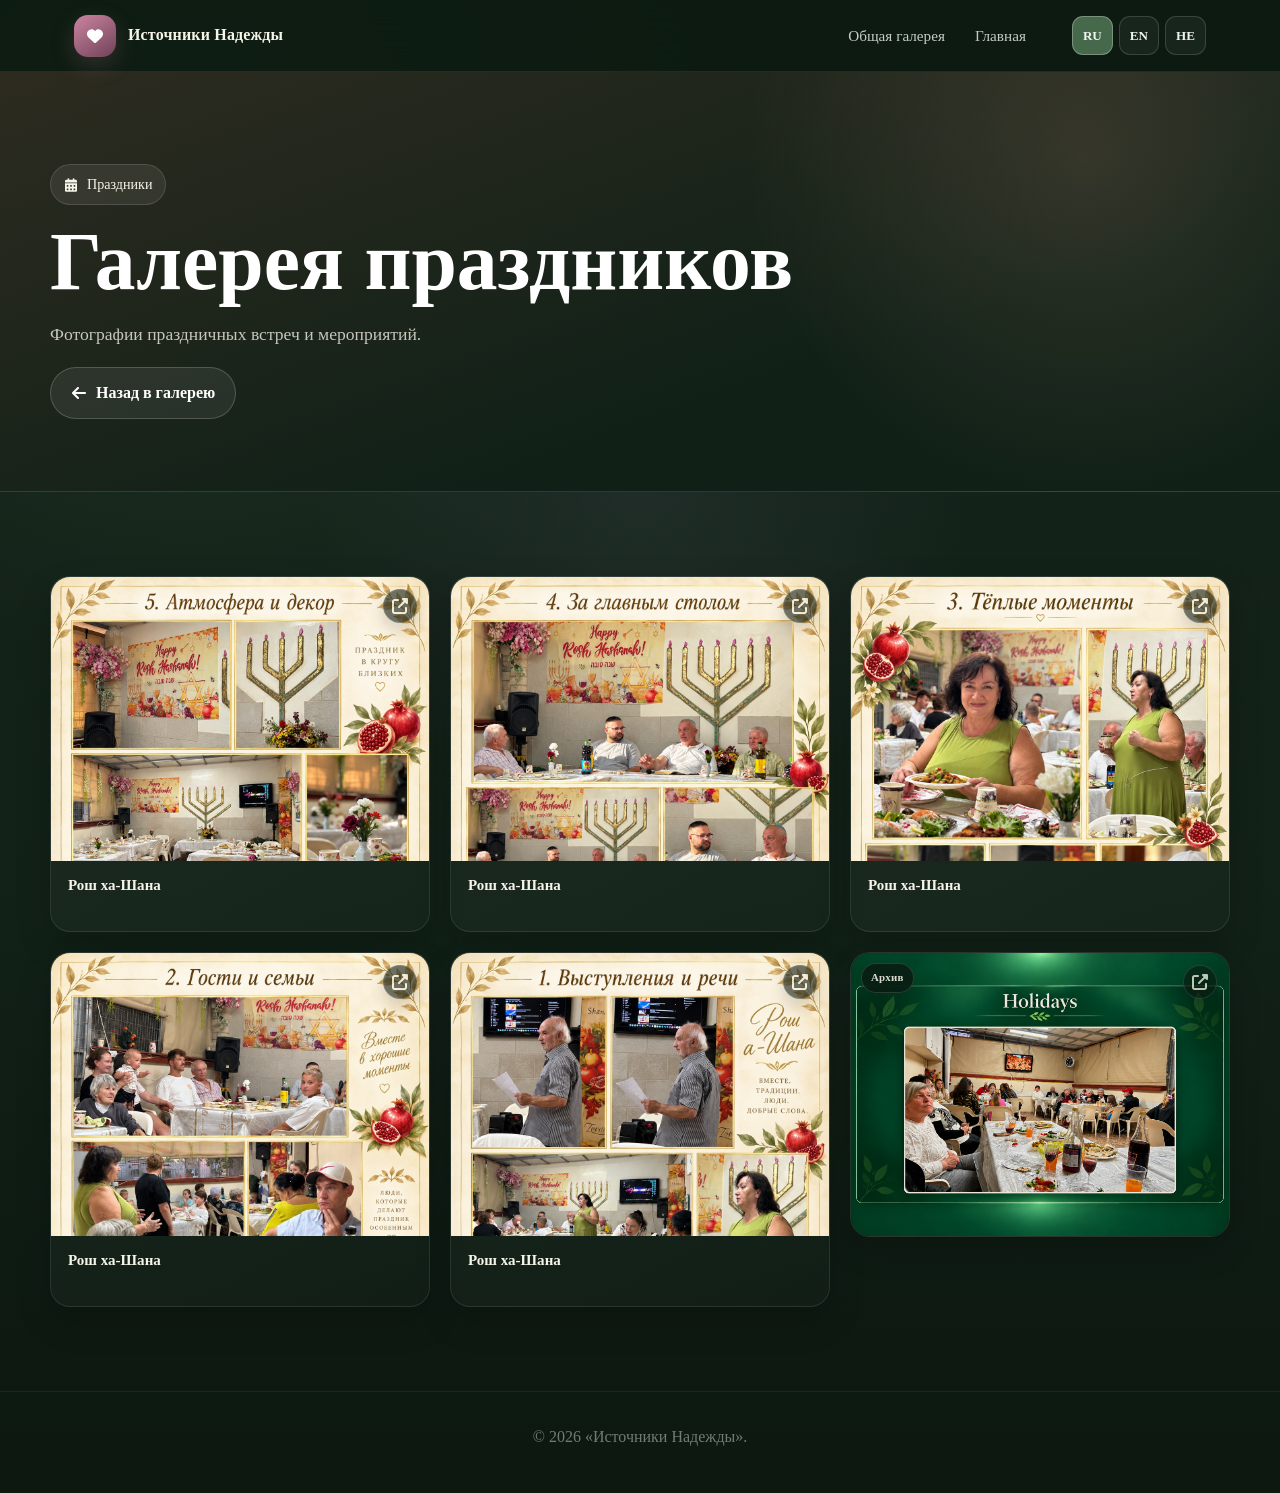
<file: holidays-gallery.html>
<!DOCTYPE html><html lang="ru"><head><meta charset="UTF-8"><meta name="viewport" content="width=device-width, initial-scale=1.0"><title>Праздники — Галерея</title>
<link rel="stylesheet" href="assets/icons/site-icons-a.css?v=20260923-1">
  <link rel="stylesheet" href="assets/icons/site-icons-b.css?v=20260923-1"><link rel="stylesheet" href="style.css?v=20260923-22"></head><body class="lang-ru">
<header class="site-header"><div class="header-inner"><a class="brand" href="index.html"><span class="brand-mark"><i class="fas fa-heart"></i></span><span class="brand-title"><span data-lang="ru">Источники Надежды</span><span data-lang="en">Streams of Hope</span><span data-lang="he" lang="he" dir="rtl">מקורות התקווה</span></span></a><nav class="top-nav"><a href="gallery.html"><span data-lang="ru">Общая галерея</span><span data-lang="en">Main gallery</span><span data-lang="he" lang="he" dir="rtl">גלריה כללית</span></a><a href="index.html"><span data-lang="ru">Главная</span><span data-lang="en">Home</span><span data-lang="he" lang="he" dir="rtl">דף הבית</span></a></nav><div class="lang-switcher"><button class="lang-btn active" id="btn-ru" type="button" onclick="setLanguage('ru')">RU</button><button class="lang-btn" id="btn-en" type="button" onclick="setLanguage('en')">EN</button><button class="lang-btn" id="btn-he" type="button" onclick="setLanguage('he')">HE</button></div></div></header>
<main class="subpage"><section class="subpage-hero gallery-hero"><div class="section-inner"><div class="eyebrow"><i class="fas fa-calendar-days"></i><span data-lang="ru">Праздники</span><span data-lang="en">Holidays</span><span data-lang="he" lang="he" dir="rtl">חגים</span></div><h1><span data-lang="ru">Галерея праздников</span><span data-lang="en">Holiday gallery</span><span data-lang="he" lang="he" dir="rtl">גלריית החגים</span></h1><p><span data-lang="ru">Фотографии праздничных встреч и мероприятий.</span><span data-lang="en">Photos from holiday gatherings and events.</span><span data-lang="he" lang="he" dir="rtl">תמונות ממפגשי חג ואירועים.</span></p><a class="btn btn-secondary" href="gallery.html"><i class="fas fa-arrow-left"></i><span data-lang="ru">Назад в галерею</span><span data-lang="en">Back to gallery</span><span data-lang="he" lang="he" dir="rtl">חזרה לגלריה</span></a></div></section>
<section class="section gallery-categories-section"><div class="section-inner"><div class="gallery-auto" data-gallery-category="holidays">
    <div class="gallery-auto-grid gallery-static-fallback">
      <a class="gallery-auto-card gallery-static-card" href="assets/galleries/holidays/rosh-hashanah-01.jpg" target="_blank" rel="noopener">
        <div class="gallery-auto-media">
          <img src="assets/galleries/holidays/rosh-hashanah-01.jpg" alt="Rosh Hashanah 01" loading="eager" decoding="async">
          <span class="gallery-auto-open" aria-hidden="true"><i class="fas fa-up-right-from-square"></i></span>
        </div>
        <div class="gallery-auto-caption">
          <span data-lang="ru"><strong>Rosh Hashanah 01</strong></span>
          <span data-lang="en"><strong>Rosh Hashanah 01</strong></span>
          <span data-lang="he" lang="he" dir="rtl"><strong>Rosh Hashanah 01</strong></span>
        </div>
      </a>
      <a class="gallery-auto-card gallery-static-card" href="assets/galleries/holidays/rosh-hashanah-02.jpg" target="_blank" rel="noopener">
        <div class="gallery-auto-media">
          <img src="assets/galleries/holidays/rosh-hashanah-02.jpg" alt="Rosh Hashanah 02" loading="eager" decoding="async">
          <span class="gallery-auto-open" aria-hidden="true"><i class="fas fa-up-right-from-square"></i></span>
        </div>
        <div class="gallery-auto-caption">
          <span data-lang="ru"><strong>Rosh Hashanah 02</strong></span>
          <span data-lang="en"><strong>Rosh Hashanah 02</strong></span>
          <span data-lang="he" lang="he" dir="rtl"><strong>Rosh Hashanah 02</strong></span>
        </div>
      </a>
      <a class="gallery-auto-card gallery-static-card" href="assets/galleries/holidays/rosh-hashanah-03.jpg" target="_blank" rel="noopener">
        <div class="gallery-auto-media">
          <img src="assets/galleries/holidays/rosh-hashanah-03.jpg" alt="Rosh Hashanah 03" loading="lazy" decoding="async">
          <span class="gallery-auto-open" aria-hidden="true"><i class="fas fa-up-right-from-square"></i></span>
        </div>
        <div class="gallery-auto-caption">
          <span data-lang="ru"><strong>Rosh Hashanah 03</strong></span>
          <span data-lang="en"><strong>Rosh Hashanah 03</strong></span>
          <span data-lang="he" lang="he" dir="rtl"><strong>Rosh Hashanah 03</strong></span>
        </div>
      </a>
      <a class="gallery-auto-card gallery-static-card" href="assets/galleries/holidays/rosh-hashanah-04.jpg" target="_blank" rel="noopener">
        <div class="gallery-auto-media">
          <img src="assets/galleries/holidays/rosh-hashanah-04.jpg" alt="Rosh Hashanah 04" loading="lazy" decoding="async">
          <span class="gallery-auto-open" aria-hidden="true"><i class="fas fa-up-right-from-square"></i></span>
        </div>
        <div class="gallery-auto-caption">
          <span data-lang="ru"><strong>Rosh Hashanah 04</strong></span>
          <span data-lang="en"><strong>Rosh Hashanah 04</strong></span>
          <span data-lang="he" lang="he" dir="rtl"><strong>Rosh Hashanah 04</strong></span>
        </div>
      </a>
      <a class="gallery-auto-card gallery-static-card" href="assets/galleries/holidays/rosh-hashanah-05.jpg" target="_blank" rel="noopener">
        <div class="gallery-auto-media">
          <img src="assets/galleries/holidays/rosh-hashanah-05.jpg" alt="Rosh Hashanah 05" loading="lazy" decoding="async">
          <span class="gallery-auto-open" aria-hidden="true"><i class="fas fa-up-right-from-square"></i></span>
        </div>
        <div class="gallery-auto-caption">
          <span data-lang="ru"><strong>Rosh Hashanah 05</strong></span>
          <span data-lang="en"><strong>Rosh Hashanah 05</strong></span>
          <span data-lang="he" lang="he" dir="rtl"><strong>Rosh Hashanah 05</strong></span>
        </div>
      </a>
      <a class="gallery-auto-card gallery-static-card" href="assets/galleries/holidays/holidays-overview.png" target="_blank" rel="noopener">
        <div class="gallery-auto-media">
          <img src="assets/galleries/holidays/holidays-overview.png" alt="Holidays Overview" loading="lazy" decoding="async">
          <span class="gallery-auto-open" aria-hidden="true"><i class="fas fa-up-right-from-square"></i></span>
        </div>
        <div class="gallery-auto-caption">
          <span data-lang="ru"><strong>Holidays Overview</strong></span>
          <span data-lang="en"><strong>Holidays Overview</strong></span>
          <span data-lang="he" lang="he" dir="rtl"><strong>Holidays Overview</strong></span>
        </div>
      </a>
    </div>
</div></div></section></main>
<footer class="site-footer">© <span id="current-year">2026</span> <span data-lang="ru">«Источники Надежды».</span><span data-lang="en">“Streams of Hope”.</span><span data-lang="he" lang="he" dir="rtl">״מקורות התקווה״.</span></footer><script src="assets/galleries/gallery-manifest.js?v=20260923-1"></script>
  <script src="gallery-auto.js?v=20260923-5"></script>
  <script src="script.js?v=20260923-18"></script></body></html>
</file>
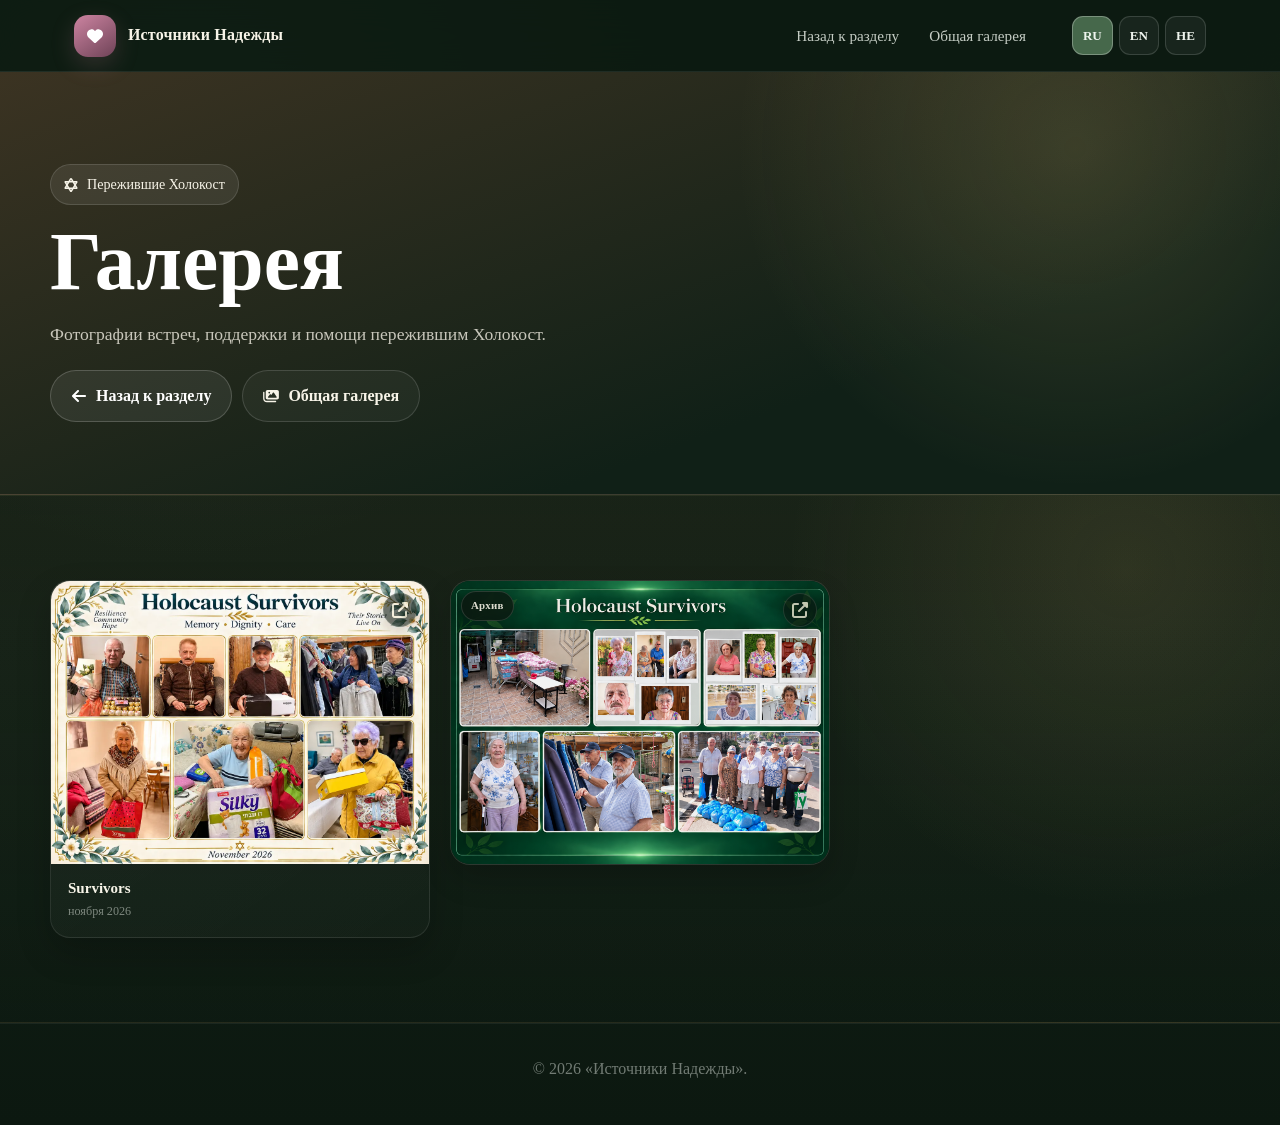
<file: holocaust-survivors-gallery.html>
<!DOCTYPE html>
<html lang="ru">
<head>
  <meta charset="UTF-8">
  <meta name="viewport" content="width=device-width, initial-scale=1.0">
  <title>Пережившие Холокост — Галерея</title>
<link rel="stylesheet" href="assets/icons/site-icons-a.css?v=20260923-1">
  <link rel="stylesheet" href="assets/icons/site-icons-b.css?v=20260923-1">
  <link rel="stylesheet" href="style.css?v=20260923-22">
</head>
<body class="lang-ru">
  <header class="site-header">
    <div class="header-inner">
      <a class="brand" href="index.html"><span class="brand-mark"><i class="fas fa-heart"></i></span><span class="brand-title"><span data-lang="ru">Источники Надежды</span><span data-lang="en">Streams of Hope</span><span data-lang="he" lang="he" dir="rtl">מקורות התקווה</span></span></a>
      <nav class="top-nav"><a href="index.html#holocaust-survivors"><span data-lang="ru">Назад к разделу</span><span data-lang="en">Back to section</span><span data-lang="he" lang="he" dir="rtl">חזרה למדור</span></a><a href="gallery.html"><span data-lang="ru">Общая галерея</span><span data-lang="en">Main gallery</span><span data-lang="he" lang="he" dir="rtl">גלריה כללית</span></a></nav>
      <div class="lang-switcher"><button class="lang-btn active" id="btn-ru" type="button" onclick="setLanguage('ru')">RU</button><button class="lang-btn" id="btn-en" type="button" onclick="setLanguage('en')">EN</button><button class="lang-btn" id="btn-he" type="button" onclick="setLanguage('he')">HE</button></div>
    </div>
  </header>
  <main class="subpage">
    <section class="subpage-hero holocaust-gallery-hero"><div class="section-inner"><div class="eyebrow"><i class="fas fa-star-of-david"></i><span data-lang="ru">Пережившие Холокост</span><span data-lang="en">Holocaust Survivors</span><span data-lang="he" lang="he" dir="rtl">ניצולי השואה</span></div><h1><span data-lang="ru">Галерея</span><span data-lang="en">Gallery</span><span data-lang="he" lang="he" dir="rtl">גלריה</span></h1><p><span data-lang="ru">Фотографии встреч, поддержки и помощи пережившим Холокост.</span><span data-lang="en">Photos from meetings, support and assistance for Holocaust survivors.</span><span data-lang="he" lang="he" dir="rtl">תמונות ממפגשים, תמיכה וסיוע לניצולי השואה.</span></p><div class="subpage-actions"><a class="btn btn-secondary" href="index.html#holocaust-survivors"><i class="fas fa-arrow-left"></i><span data-lang="ru">Назад к разделу</span><span data-lang="en">Back to section</span><span data-lang="he" lang="he" dir="rtl">חזרה למדור</span></a><a class="btn btn-ghost" href="gallery.html"><i class="fas fa-images"></i><span data-lang="ru">Общая галерея</span><span data-lang="en">Main gallery</span><span data-lang="he" lang="he" dir="rtl">גלריה כללית</span></a></div></div></section>
    <section class="section section-holocaust"><div class="section-inner"><div class="gallery-auto" data-gallery-category="holocaust">
    <div class="gallery-auto-grid gallery-static-fallback">
      <a class="gallery-auto-card gallery-static-card" href="assets/galleries/holocaust/2026-11-holocaust-survivors.webp" target="_blank" rel="noopener">
        <div class="gallery-auto-media">
          <img src="assets/galleries/holocaust/2026-11-holocaust-survivors.webp" alt="Holocaust Survivors — November 2026" loading="eager" decoding="async">
          <span class="gallery-auto-open" aria-hidden="true"><i class="fas fa-up-right-from-square"></i></span>
        </div>
        <div class="gallery-auto-caption">
          <span data-lang="ru"><strong>Пережившие Холокост — ноябрь 2026</strong></span>
          <span data-lang="en"><strong>Holocaust Survivors — November 2026</strong></span>
          <span data-lang="he" lang="he" dir="rtl"><strong>ניצולי השואה — נובמבר 2026</strong></span>
        </div>
      </a>

      <a class="gallery-auto-card gallery-static-card" href="assets/galleries/holocaust/holocaust-overview.png" target="_blank" rel="noopener">
        <div class="gallery-auto-media">
          <img src="assets/galleries/holocaust/holocaust-overview.png" alt="Holocaust Overview" loading="eager" decoding="async">
          <span class="gallery-auto-open" aria-hidden="true"><i class="fas fa-up-right-from-square"></i></span>
        </div>
        <div class="gallery-auto-caption">
          <span data-lang="ru"><strong>Holocaust Overview</strong></span>
          <span data-lang="en"><strong>Holocaust Overview</strong></span>
          <span data-lang="he" lang="he" dir="rtl"><strong>Holocaust Overview</strong></span>
        </div>
      </a>
    </div>
</div></div></section>
  </main>
  <footer class="site-footer">© <span id="current-year">2026</span> <span data-lang="ru">«Источники Надежды».</span><span data-lang="en">“Streams of Hope”.</span><span data-lang="he" lang="he" dir="rtl">״מקורות התקווה״.</span></footer>
  <script src="assets/galleries/gallery-manifest.js?v=20261115-holocaust1"></script>
  <script src="gallery-auto.js?v=20260923-5"></script>
  <script src="script.js?v=20260923-18"></script>
</body>
</html>
</file>
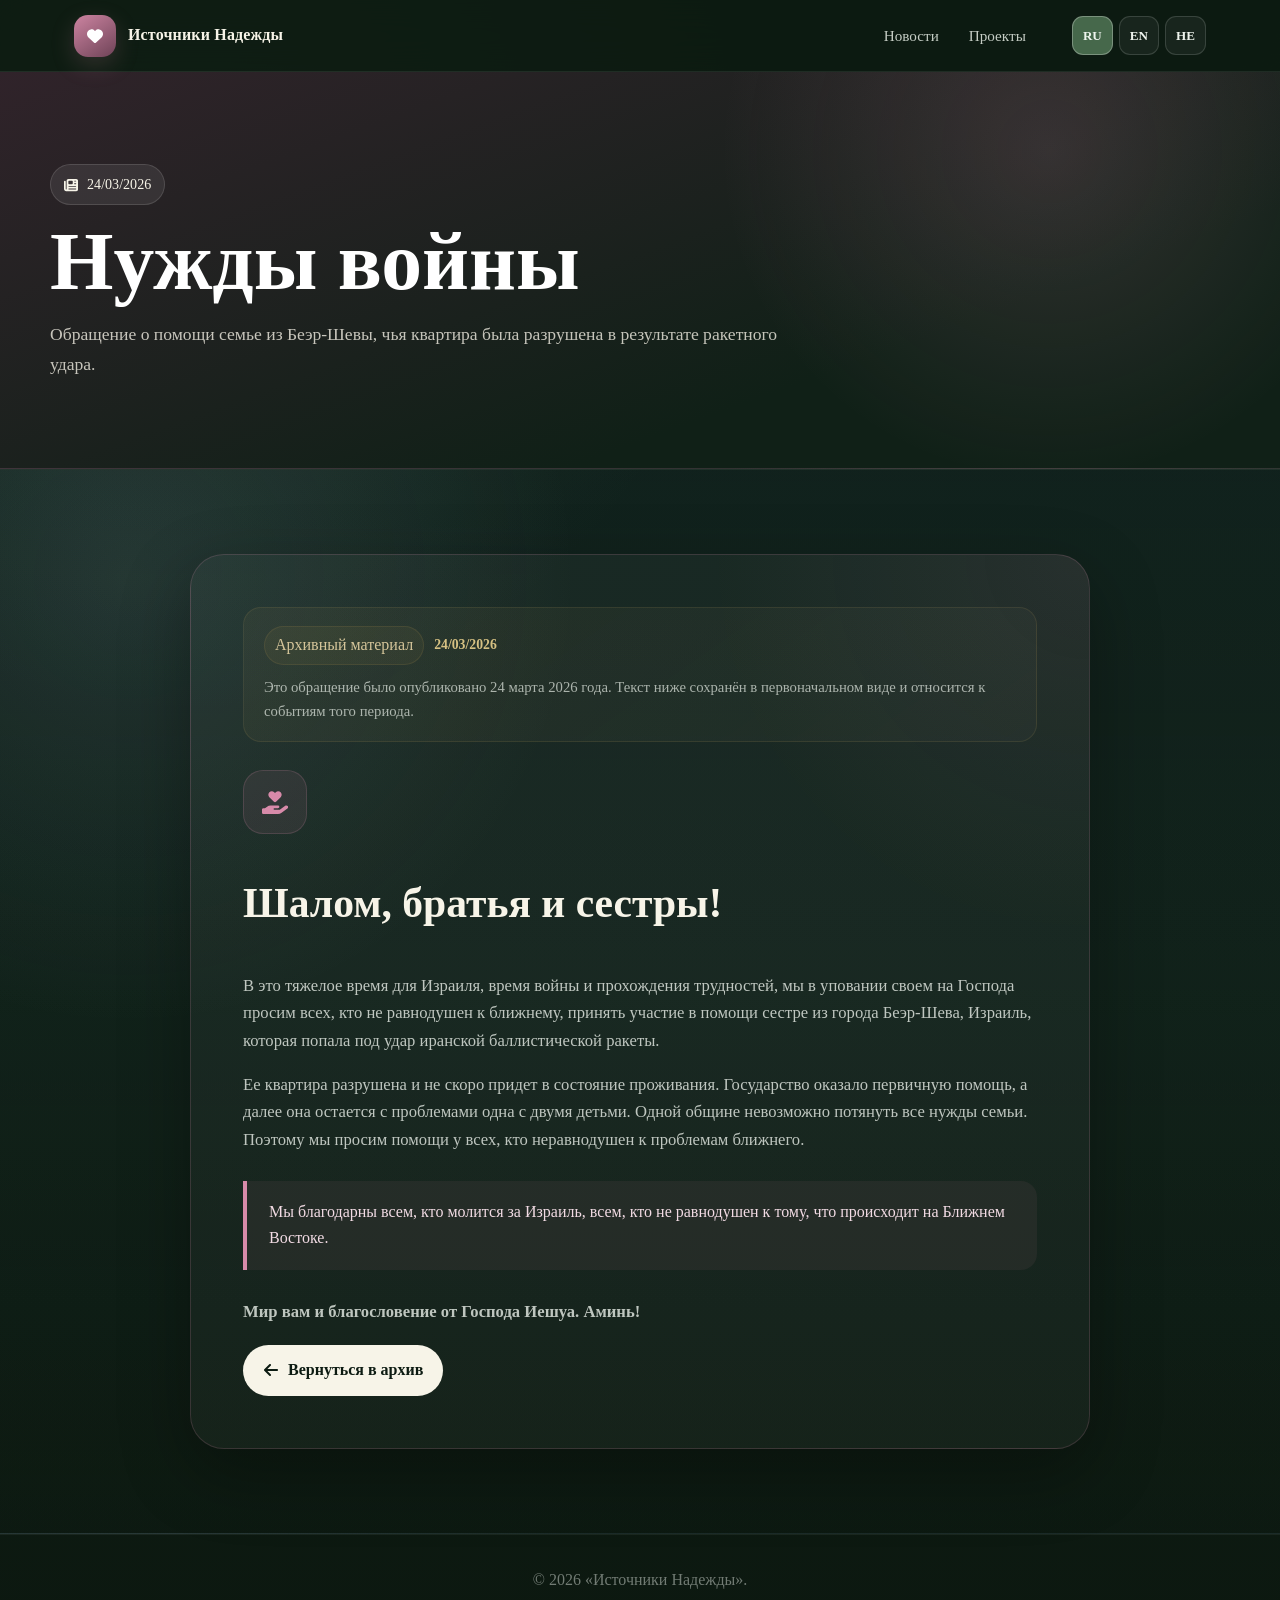
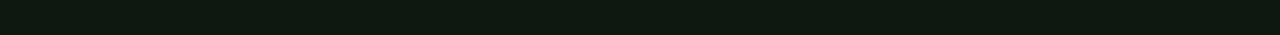
<file: needs-of-war-03-2026.html>
<!DOCTYPE html>
<html lang="ru">
<head>
  <meta charset="UTF-8">
  <meta name="viewport" content="width=device-width, initial-scale=1.0">
  <title>Нужды войны — Источники Надежды</title>
<link rel="stylesheet" href="assets/icons/site-icons-a.css?v=20260923-1">
  <link rel="stylesheet" href="assets/icons/site-icons-b.css?v=20260923-1">
  <link rel="stylesheet" href="style.css?v=20260921-14">
</head>
<body class="lang-ru">
  <header class="site-header">
    <div class="header-inner">
      <a class="brand" href="index.html">
        <span class="brand-mark"><i class="fas fa-heart"></i></span>
        <span class="brand-title">
          <span data-lang="ru">Источники Надежды</span>
          <span data-lang="en">Streams of Hope</span>
          <span data-lang="he" lang="he" dir="rtl">מקורות התקווה</span>
        </span>
      </a>
      <nav class="top-nav">
        <a href="index.html#news">
          <span data-lang="ru">Новости</span>
          <span data-lang="en">News</span>
          <span data-lang="he" lang="he" dir="rtl">חדשות</span>
        </a>
        <a href="index.html#projects">
          <span data-lang="ru">Проекты</span>
          <span data-lang="en">Projects</span>
          <span data-lang="he" lang="he" dir="rtl">פרויקטים</span>
        </a>
      </nav>
      <div class="lang-switcher">
        <button class="lang-btn active" id="btn-ru" type="button" onclick="setLanguage('ru')">RU</button>
        <button class="lang-btn" id="btn-en" type="button" onclick="setLanguage('en')">EN</button><button class="lang-btn" id="btn-he" type="button" onclick="setLanguage('he')">HE</button>
      </div>
    </div>
  </header>

  <main class="subpage">
    <section class="subpage-hero war-hero">
      <div class="section-inner">
        <div class="eyebrow">
          <i class="fas fa-newspaper"></i>
          <span>24/03/2026</span>
        </div>
        <h1>
          <span data-lang="ru">Нужды войны</span>
          <span data-lang="en">Needs of War</span>
          <span data-lang="he" lang="he" dir="rtl">צרכי המלחמה</span>
        </h1>
        <p>
          <span data-lang="ru">Обращение о помощи семье из Беэр-Шевы, чья квартира была разрушена в результате ракетного удара.</span>
          <span data-lang="en">An appeal to help a family in Beersheba whose apartment was destroyed by a missile strike.</span>
          <span data-lang="he" lang="he" dir="rtl">פנייה לסיוע למשפחה מבאר שבע, שדירתה נהרסה בעקבות פגיעת טיל.</span>
        </p>
      </div>
    </section>

    <section class="section section-news">
      <div class="section-inner article-wrap">
        <article class="article-card">
          <div class="article-archive-notice">
            <div>
              <span class="badge badge-document">
                <span data-lang="ru">Архивный материал</span>
                <span data-lang="en">Archived material</span>
                <span data-lang="he" lang="he" dir="rtl">חומר ארכיוני</span>
              </span>
              <strong>24/03/2026</strong>
            </div>
            <p>
              <span data-lang="ru">Это обращение было опубликовано 24 марта 2026 года. Текст ниже сохранён в первоначальном виде и относится к событиям того периода.</span>
              <span data-lang="en">This appeal was published on 24 March 2026. The text below is preserved in its original form and refers to events from that period.</span>
              <span data-lang="he" lang="he" dir="rtl">פנייה זו פורסמה ב־24 במרץ 2026. הטקסט שלהלן נשמר בנוסחו המקורי ומתייחס לאירועי אותה תקופה.</span>
            </p>
          </div>

          <div class="article-mark"><i class="fas fa-hands-holding-heart"></i></div>

          <div class="article-language" data-lang="ru">
            <h2>Шалом, братья и сестры!</h2>
            <p>В это тяжелое время для Израиля, время войны и прохождения трудностей, мы в уповании своем на Господа просим всех, кто не равнодушен к ближнему, принять участие в помощи сестре из города Беэр-Шева, Израиль, которая попала под удар иранской баллистической ракеты.</p>
            <p>Ее квартира разрушена и не скоро придет в состояние проживания. Государство оказало первичную помощь, а далее она остается с проблемами одна с двумя детьми. Одной общине невозможно потянуть все нужды семьи. Поэтому мы просим помощи у всех, кто неравнодушен к проблемам ближнего.</p>
            <blockquote>Мы благодарны всем, кто молится за Израиль, всем, кто не равнодушен к тому, что происходит на Ближнем Востоке.</blockquote>
            <p><strong>Мир вам и благословение от Господа Иешуа. Аминь!</strong></p>
          </div>

          <div class="article-language" data-lang="en">
            <h2>Shalom, brothers and sisters!</h2>
            <p>In this difficult time for Israel, a time of war and great hardship, we place our trust in the Lord and reach out to everyone who cares for their neighbor. We ask for your help for a sister from the city of Beersheba, Israel, whose home was hit by an Iranian ballistic missile.</p>
            <p>Her apartment is destroyed and will not be habitable anytime soon. While the state provided initial emergency aid, she is now left to face these overwhelming challenges alone with her two children. It is impossible for a single congregation to meet all the needs of this family. Therefore, we are asking for support from anyone who is not indifferent to the struggles of others.</p>
            <blockquote>We are truly grateful to everyone praying for Israel and to all who care about what is happening in the Middle East.</blockquote>
            <p><strong>Peace and blessings to you from the Lord Yeshua. Amen!</strong></p>
          </div>

          <div class="article-language" data-lang="he" lang="he" dir="rtl">
            <h2>שלום, אחים ואחיות!</h2>
            <p>בתקופה קשה זו לישראל, בזמן מלחמה והתמודדות עם קשיים, אנו שמים את מבטחנו באדון ופונים לכל מי שאינו אדיש לזולתו להשתתף בסיוע לאחות מבאר שבע, ישראל, שנפגעה מפגיעת טיל בליסטי איראני.</p>
            <p>דירתה נהרסה ולא תהיה ראויה למגורים בזמן הקרוב. המדינה העניקה סיוע ראשוני, ובהמשך היא נותרת לבדה עם הקשיים ועם שני ילדים. קהילה אחת אינה יכולה לשאת לבדה בכל צורכי המשפחה. לכן אנו מבקשים את עזרתו של כל מי שאינו אדיש למצוקת הזולת.</p>
            <blockquote>אנו מודים לכל מי שמתפלל למען ישראל ולכל מי שאכפת לו ממה שקורה במזרח התיכון.</blockquote>
            <p><strong>שלום וברכה לכם מאת האדון ישוע. אמן!</strong></p>
          </div>

          <div class="article-actions">
            <a class="btn btn-primary" href="documents.html">
              <i class="fas fa-arrow-left"></i>
              <span data-lang="ru">Вернуться в архив</span>
              <span data-lang="en">Back to archive</span>
              <span data-lang="he" lang="he" dir="rtl">חזרה לארכיון</span>
            </a>
          </div>
        </article>
      </div>
    </section>
  </main>

  <footer class="site-footer">
    © <span id="current-year">2026</span>
    <span data-lang="ru"> «Источники Надежды».</span>
    <span data-lang="en"> “Streams of Hope”.</span>
    <span data-lang="he" lang="he" dir="rtl">״מקורות התקווה״.</span>
  </footer>
  <script src="script.js?v=20260923-18"></script>
</body>
</html>
</file>
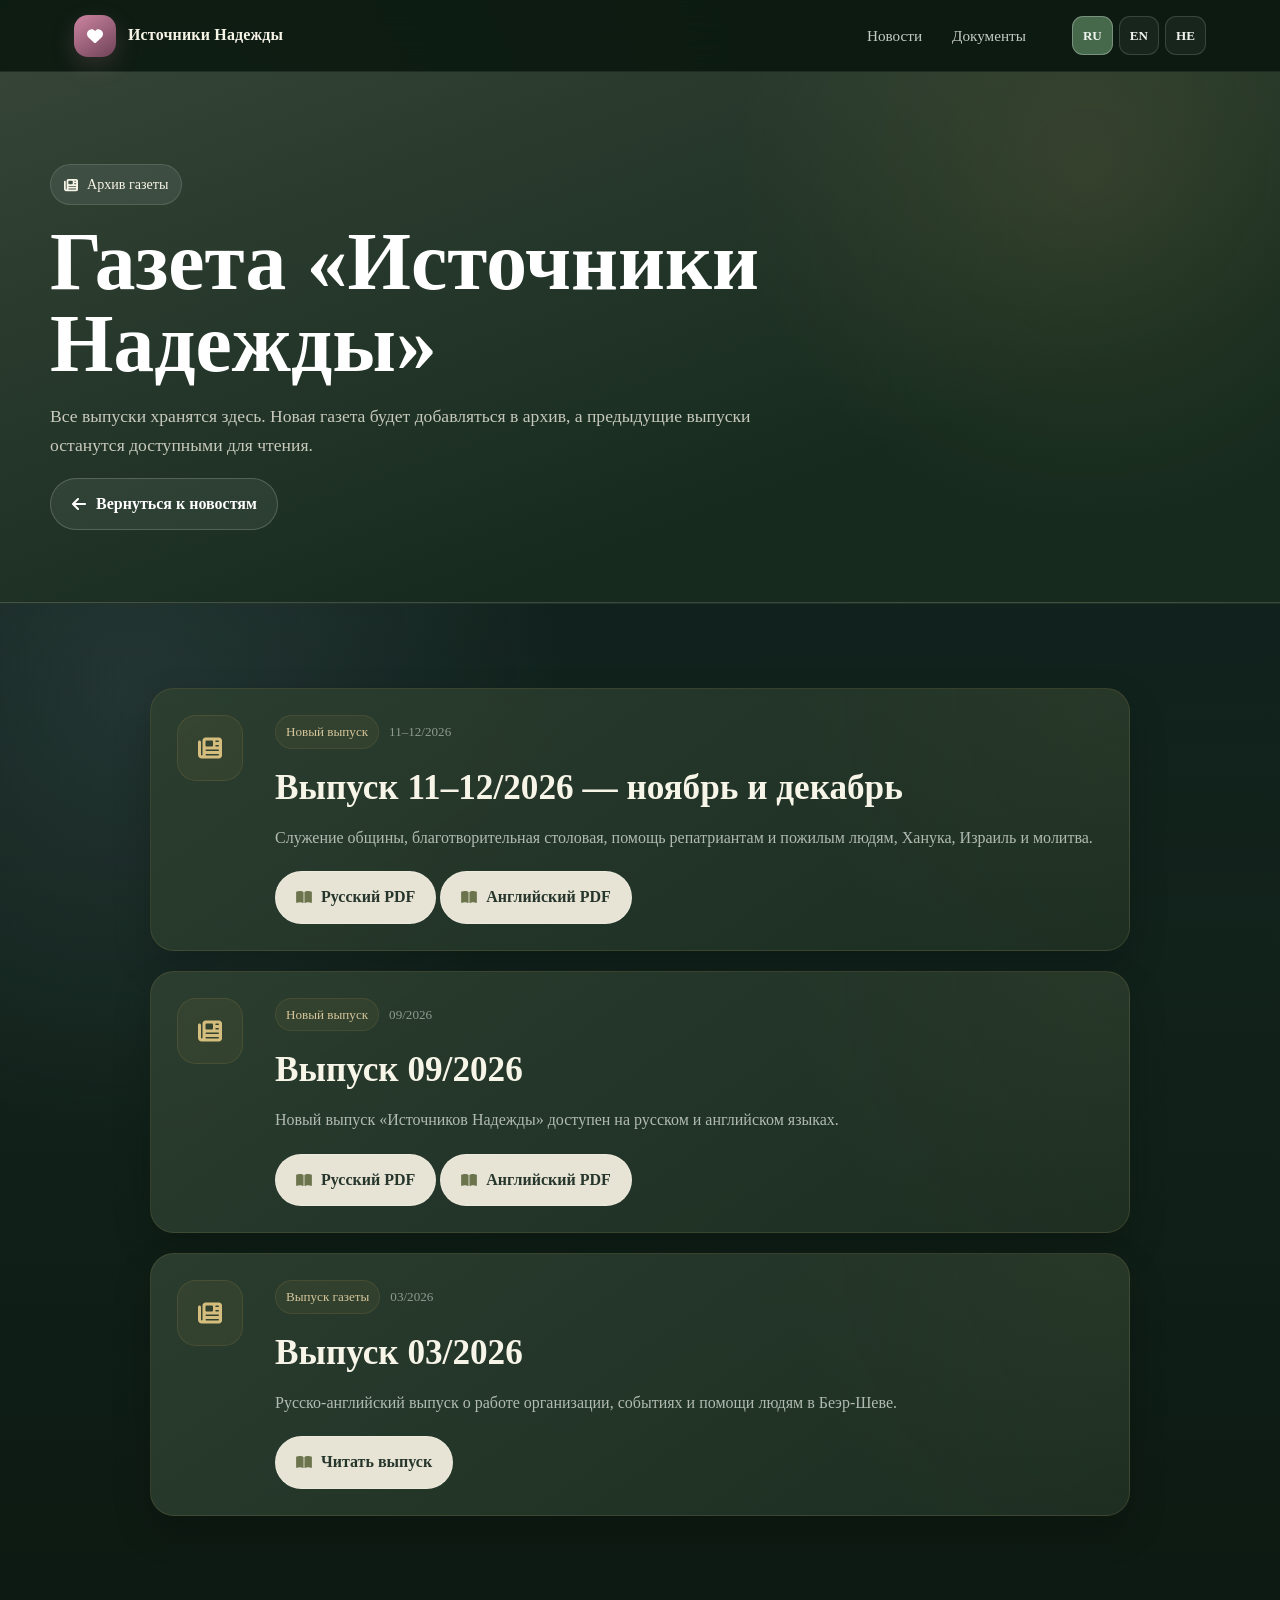
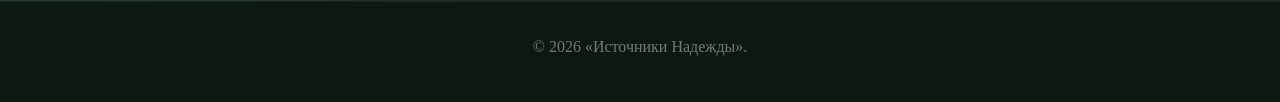
<file: newsletter-archive.html>
<!DOCTYPE html>
<html lang="ru">
<head>
  <meta charset="UTF-8">
  <meta name="viewport" content="width=device-width, initial-scale=1.0">
  <title>Архив газеты — Источники Надежды</title>
<link rel="stylesheet" href="assets/icons/site-icons-a.css?v=20260923-1">
  <link rel="stylesheet" href="assets/icons/site-icons-b.css?v=20260923-1">
  <link rel="stylesheet" href="style.css?v=20260923-17">

</head>
<body class="lang-ru">
  <header class="site-header">
    <div class="header-inner">
      <a class="brand" href="index.html">
        <span class="brand-mark"><i class="fas fa-heart"></i></span>
        <span class="brand-title">
          <span data-lang="ru">Источники Надежды</span>
          <span data-lang="en">Streams of Hope</span>
          <span data-lang="he" lang="he" dir="rtl">מקורות התקווה</span>
        </span>
      </a>

      <nav class="top-nav">
        <a href="index.html#news"><span data-lang="ru">Новости</span><span data-lang="en">News</span><span data-lang="he" lang="he" dir="rtl">חדשות</span></a>
        <a href="documents.html"><span data-lang="ru">Документы</span><span data-lang="en">Documents</span><span data-lang="he" lang="he" dir="rtl">מסמכים</span></a>
      </nav>

      <div class="lang-switcher">
        <button class="lang-btn active" id="btn-ru" type="button" onclick="setLanguage('ru')">RU</button>
        <button class="lang-btn" id="btn-en" type="button" onclick="setLanguage('en')">EN</button>
        <button class="lang-btn" id="btn-he" type="button" onclick="setLanguage('he')">HE</button>
      </div>
    </div>
  </header>

  <main class="subpage">
    <section class="subpage-hero documents-hero">
      <div class="section-inner">
        <div class="eyebrow">
          <i class="fas fa-newspaper"></i>
          <span data-lang="ru">Архив газеты</span>
          <span data-lang="en">Newsletter Archive</span>
          <span data-lang="he" lang="he" dir="rtl">ארכיון העיתון</span>
        </div>

        <h1>
          <span data-lang="ru">Газета «Источники Надежды»</span>
          <span data-lang="en">Streams of Hope Newsletter</span>
          <span data-lang="he" lang="he" dir="rtl">עיתון ״מקורות התקווה״</span>
        </h1>

        <p>
          <span data-lang="ru">Все выпуски хранятся здесь. Новая газета будет добавляться в архив, а предыдущие выпуски останутся доступными для чтения.</span>
          <span data-lang="en">All issues are kept here. New editions will be added to the archive while previous issues remain available to read.</span>
          <span data-lang="he" lang="he" dir="rtl">כל הגיליונות נשמרים כאן. גיליונות חדשים יתווספו לארכיון והגיליונות הקודמים יישארו זמינים לקריאה.</span>
        </p>

        <a class="btn btn-secondary" href="index.html#news">
          <i class="fas fa-arrow-left"></i>
          <span data-lang="ru">Вернуться к новостям</span>
          <span data-lang="en">Back to news</span>
          <span data-lang="he" lang="he" dir="rtl">חזרה לחדשות</span>
        </a>
      </div>
    </section>

    <section class="section section-news">
      <div class="section-inner documents-wrap">
        <div class="documents-list" id="newsletter-archive-list">


          <!-- Новые выпуски газеты добавляются выше старых. -->
<!-- Выпуск 11–12/2026 — русский и английский, по образцу сентября. -->
          <article class="archive-document-item">
            <div class="archive-document-icon"><i class="fas fa-newspaper"></i></div>
            <div class="archive-document-copy">
              <div class="archive-document-meta">
                <span class="badge badge-document">
                  <span data-lang="ru">Новый выпуск</span>
                  <span data-lang="en">New issue</span>
                  <span data-lang="he" lang="he" dir="rtl">גיליון חדש</span>
                </span>
                <time datetime="2026-11">11–12/2026</time>
              </div>
              <h2>
                <span data-lang="ru">Выпуск 11–12/2026 — ноябрь и декабрь</span>
                <span data-lang="en">November–December 2026 Issue</span>
                <span data-lang="he" lang="he" dir="rtl">גיליון נובמבר–דצמבר 2026</span>
              </h2>
              <p>
                <span data-lang="ru">Служение общины, благотворительная столовая, помощь репатриантам и пожилым людям, Ханука, Израиль и молитва.</span>
                <span data-lang="en">Community ministry, the charitable dining room, support for immigrants and older people, Hanukkah, Israel and prayer.</span>
                <span data-lang="he" lang="he" dir="rtl">שירות הקהילה, חדר האוכל, סיוע לעולים ולקשישים, חנוכה, ישראל ותפילה.</span>
              </p>
              <div class="archive-document-actions">
                <a class="btn btn-document" href="streams-of-hope-11-12-2026-ru.pdf?v=20261115-direct-art2" target="_blank" rel="noopener">
                  <i class="fas fa-book-open"></i>
                  <span data-lang="ru">Русский PDF</span>
                  <span data-lang="en">Russian PDF</span>
                  <span data-lang="he" lang="he" dir="rtl">PDF ברוסית</span>
                </a>
                <a class="btn btn-document" href="streams-of-hope-11-12-2026-en.pdf?v=20261115-direct-art2" target="_blank" rel="noopener">
                  <i class="fas fa-book-open"></i>
                  <span data-lang="ru">Английский PDF</span>
                  <span data-lang="en">English PDF</span>
                  <span data-lang="he" lang="he" dir="rtl">PDF באנגלית</span>
                </a>
              </div>
            </div>
          </article>

          

          

          <article class="archive-document-item">
            <div class="archive-document-icon">
              <i class="fas fa-newspaper"></i>
            </div>

            <div class="archive-document-copy">
              <div class="archive-document-meta">
                <span class="badge badge-document">
                  <span data-lang="ru">Новый выпуск</span>
                  <span data-lang="en">New issue</span>
                  <span data-lang="he" lang="he" dir="rtl">גיליון חדש</span>
                </span>
                <time datetime="2026-09">09/2026</time>
              </div>

              <h2>
                <span data-lang="ru">Выпуск 09/2026</span>
                <span data-lang="en">September 2026 Issue</span>
                <span data-lang="he" lang="he" dir="rtl">גיליון 09/2026</span>
              </h2>

              <p>
                <span data-lang="ru">Новый выпуск «Источников Надежды» доступен на русском и английском языках.</span>
                <span data-lang="en">The new Streams of Hope issue is available in Russian and English.</span>
                <span data-lang="he" lang="he" dir="rtl">הגיליון החדש של ״מקורות התקווה״ זמין ברוסית ובאנגלית.</span>
              </p>

              <div class="archive-document-actions">
                <a class="btn btn-document" href="streams-of-hope-09-2026-ru.pdf" target="_blank" rel="noopener">
                  <i class="fas fa-book-open"></i>
                  <span data-lang="ru">Русский PDF</span>
                  <span data-lang="en">Russian PDF</span>
                  <span data-lang="he" lang="he" dir="rtl">PDF ברוסית</span>
                </a>
                <a class="btn btn-document" href="streams-of-hope-09-2026-en.pdf" target="_blank" rel="noopener">
                  <i class="fas fa-book-open"></i>
                  <span data-lang="ru">Английский PDF</span>
                  <span data-lang="en">English PDF</span>
                  <span data-lang="he" lang="he" dir="rtl">PDF באנגלית</span>
                </a>
              </div>
            </div>
          </article>

          <article class="archive-document-item">
            <div class="archive-document-icon">
              <i class="fas fa-newspaper"></i>
            </div>

            <div class="archive-document-copy">
              <div class="archive-document-meta">
                <span class="badge badge-document">
                  <span data-lang="ru">Выпуск газеты</span>
                  <span data-lang="en">Newsletter issue</span>
                  <span data-lang="he" lang="he" dir="rtl">גיליון העיתון</span>
                </span>
                <time datetime="2026-03">03/2026</time>
              </div>

              <h2>
                <span data-lang="ru">Выпуск 03/2026</span>
                <span data-lang="en">March 2026 Issue</span>
                <span data-lang="he" lang="he" dir="rtl">גיליון 03/2026</span>
              </h2>

              <p>
                <span data-lang="ru">Русско-английский выпуск о работе организации, событиях и помощи людям в Беэр-Шеве.</span>
                <span data-lang="en">A Russian-English edition about the organization’s work, activities and assistance in Beersheba.</span>
                <span data-lang="he" lang="he" dir="rtl">גיליון ברוסית ובאנגלית על פעילות הארגון, האירועים והסיוע לאנשים בבאר שבע.</span>
              </p>

              <div class="archive-document-actions">
                <a class="btn btn-document" href="News%20Letter%2003%3A26%20russ%3Aeng.pdf" target="_blank" rel="noopener">
                  <i class="fas fa-book-open"></i>
                  <span data-lang="ru">Читать выпуск</span>
                  <span data-lang="en">Read issue</span>
                  <span data-lang="he" lang="he" dir="rtl">קריאת הגיליון</span>
                </a>
              </div>
            </div>
          </article>

        </div>
      </div>
    </section>
  </main>

  <footer class="site-footer">
    © <span id="current-year">2026</span>
    <span data-lang="ru"> «Источники Надежды».</span>
    <span data-lang="en"> “Streams of Hope”.</span>
    <span data-lang="he" lang="he" dir="rtl">״מקורות התקווה״.</span>
  </footer>

  <script src="newsletter-archive.js?v=20260923-1"></script>
  <script src="script.js?v=20260923-18"></script>
</body>
</html>
</file>
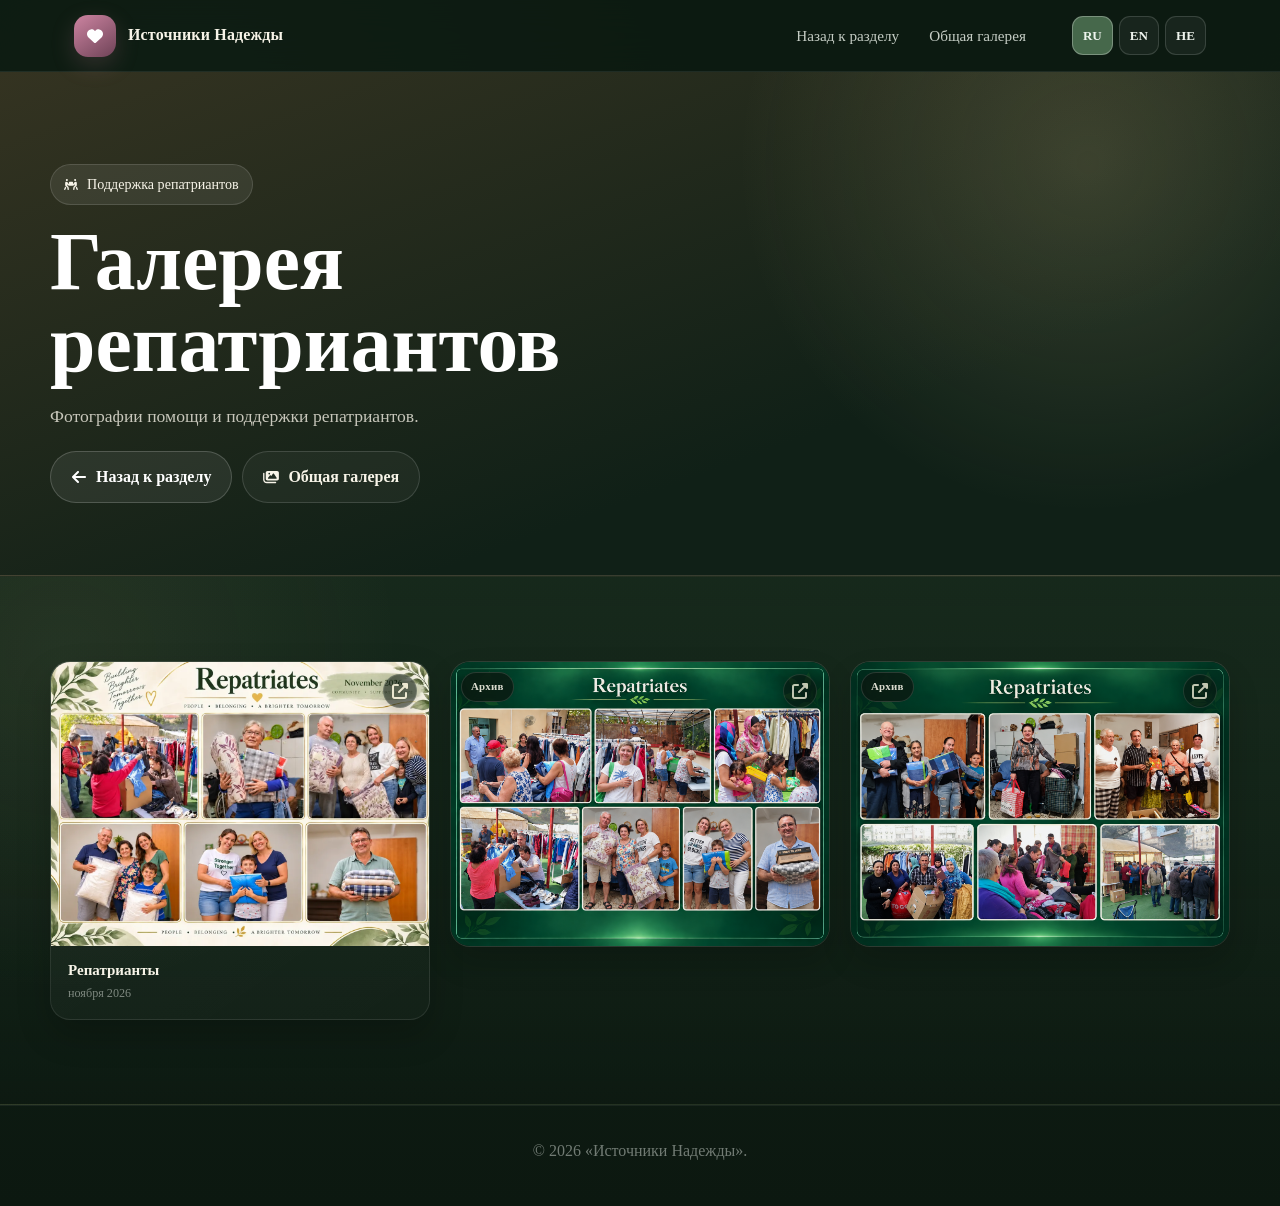
<file: repatriants-gallery.html>
<!DOCTYPE html><html lang="ru"><head><meta charset="UTF-8"><meta name="viewport" content="width=device-width, initial-scale=1.0"><title>Галерея репатриантов — Источники Надежды</title>
<link rel="stylesheet" href="assets/icons/site-icons-a.css?v=20260923-1">
  <link rel="stylesheet" href="assets/icons/site-icons-b.css?v=20260923-1"><link rel="stylesheet" href="style.css?v=20260923-22"></head><body class="lang-ru">
<header class="site-header"><div class="header-inner"><a class="brand" href="index.html"><span class="brand-mark"><i class="fas fa-heart"></i></span><span class="brand-title"><span data-lang="ru">Источники Надежды</span><span data-lang="en">Streams of Hope</span><span data-lang="he" lang="he" dir="rtl">מקורות התקווה</span></span></a><nav class="top-nav"><a href="index.html#repatriants"><span data-lang="ru">Назад к разделу</span><span data-lang="en">Back to section</span><span data-lang="he" lang="he" dir="rtl">חזרה למדור</span></a><a href="gallery.html"><span data-lang="ru">Общая галерея</span><span data-lang="en">Main gallery</span><span data-lang="he" lang="he" dir="rtl">גלריה כללית</span></a></nav><div class="lang-switcher"><button class="lang-btn active" id="btn-ru" type="button" onclick="setLanguage('ru')">RU</button><button class="lang-btn" id="btn-en" type="button" onclick="setLanguage('en')">EN</button><button class="lang-btn" id="btn-he" type="button" onclick="setLanguage('he')">HE</button></div></div></header>
<main class="subpage"><section class="subpage-hero repatriants-gallery-hero"><div class="section-inner"><div class="eyebrow"><i class="fas fa-people-carry-box"></i><span data-lang="ru">Поддержка репатриантов</span><span data-lang="en">Support for repatriates</span><span data-lang="he" lang="he" dir="rtl">תמיכה בעולים חדשים</span></div><h1><span data-lang="ru">Галерея репатриантов</span><span data-lang="en">Repatriants gallery</span><span data-lang="he" lang="he" dir="rtl">גלריית העולים החדשים</span></h1><p><span data-lang="ru">Фотографии помощи и поддержки репатриантов.</span><span data-lang="en">Photos of assistance and support for repatriates.</span><span data-lang="he" lang="he" dir="rtl">תמונות של סיוע ותמיכה בעולים חדשים.</span></p><div class="subpage-actions"><a class="btn btn-secondary" href="index.html#repatriants"><i class="fas fa-arrow-left"></i><span data-lang="ru">Назад к разделу</span><span data-lang="en">Back to section</span><span data-lang="he" lang="he" dir="rtl">חזרה למדור</span></a><a class="btn btn-ghost" href="gallery.html"><i class="fas fa-images"></i><span data-lang="ru">Общая галерея</span><span data-lang="en">Main gallery</span><span data-lang="he" lang="he" dir="rtl">גלריה כללית</span></a></div></div></section>
<section class="section section-support"><div class="section-inner"><div class="gallery-auto" data-gallery-category="repatriants">
    <div class="gallery-auto-grid gallery-static-fallback">
      <a class="gallery-auto-card gallery-static-card" href="assets/galleries/repatriants/2026-11-repatriants.webp" target="_blank" rel="noopener">
        <div class="gallery-auto-media">
          <img src="assets/galleries/repatriants/2026-11-repatriants.webp" alt="Repatriates — November 2026" loading="eager" decoding="async">
          <span class="gallery-auto-open" aria-hidden="true"><i class="fas fa-up-right-from-square"></i></span>
        </div>
        <div class="gallery-auto-caption">
          <span data-lang="ru"><strong>Репатрианты — ноябрь 2026</strong></span>
          <span data-lang="en"><strong>Repatriates — November 2026</strong></span>
          <span data-lang="he" lang="he" dir="rtl"><strong>עולים חדשים — נובמבר 2026</strong></span>
        </div>
      </a>

      <a class="gallery-auto-card gallery-static-card" href="assets/galleries/repatriants/repatriants-overview.png" target="_blank" rel="noopener">
        <div class="gallery-auto-media">
          <img src="assets/galleries/repatriants/repatriants-overview.png" alt="Repatriants Overview" loading="eager" decoding="async">
          <span class="gallery-auto-open" aria-hidden="true"><i class="fas fa-up-right-from-square"></i></span>
        </div>
        <div class="gallery-auto-caption">
          <span data-lang="ru"><strong>Repatriants Overview</strong></span>
          <span data-lang="en"><strong>Repatriants Overview</strong></span>
          <span data-lang="he" lang="he" dir="rtl"><strong>Repatriants Overview</strong></span>
        </div>
      </a>
      <a class="gallery-auto-card gallery-static-card" href="assets/galleries/repatriants/repatriants-overview-1.png" target="_blank" rel="noopener">
        <div class="gallery-auto-media">
          <img src="assets/galleries/repatriants/repatriants-overview-1.png" alt="Repatriants Overview 1" loading="eager" decoding="async">
          <span class="gallery-auto-open" aria-hidden="true"><i class="fas fa-up-right-from-square"></i></span>
        </div>
        <div class="gallery-auto-caption">
          <span data-lang="ru"><strong>Repatriants Overview 1</strong></span>
          <span data-lang="en"><strong>Repatriants Overview 1</strong></span>
          <span data-lang="he" lang="he" dir="rtl"><strong>Repatriants Overview 1</strong></span>
        </div>
      </a>
    </div>
</div></div></section></main>
<footer class="site-footer">© <span id="current-year">2026</span> <span data-lang="ru">«Источники Надежды».</span><span data-lang="en">“Streams of Hope”.</span><span data-lang="he" lang="he" dir="rtl">״מקורות התקווה״.</span></footer><script src="assets/galleries/gallery-manifest.js?v=20261115-1"></script>
  <script src="gallery-auto.js?v=20260923-5"></script>
  <script src="script.js?v=20260923-18"></script></body></html>
</file>
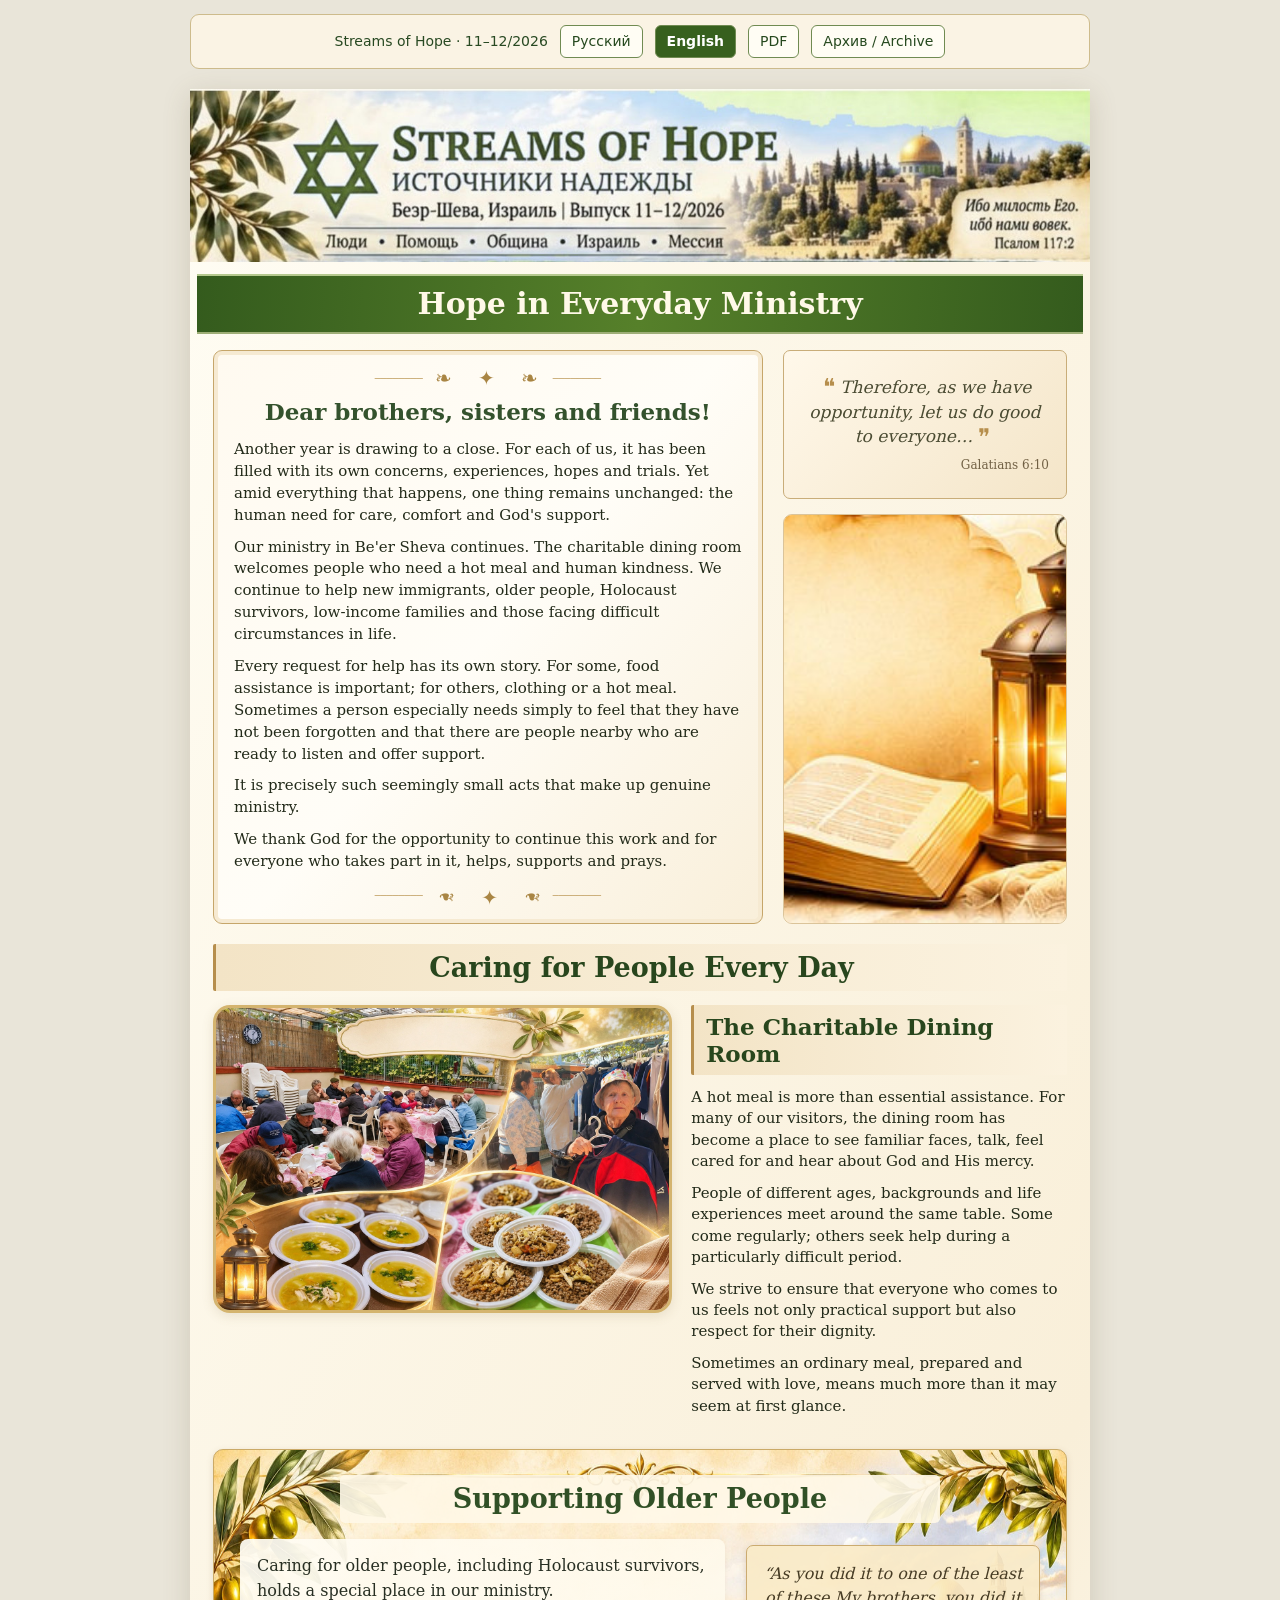
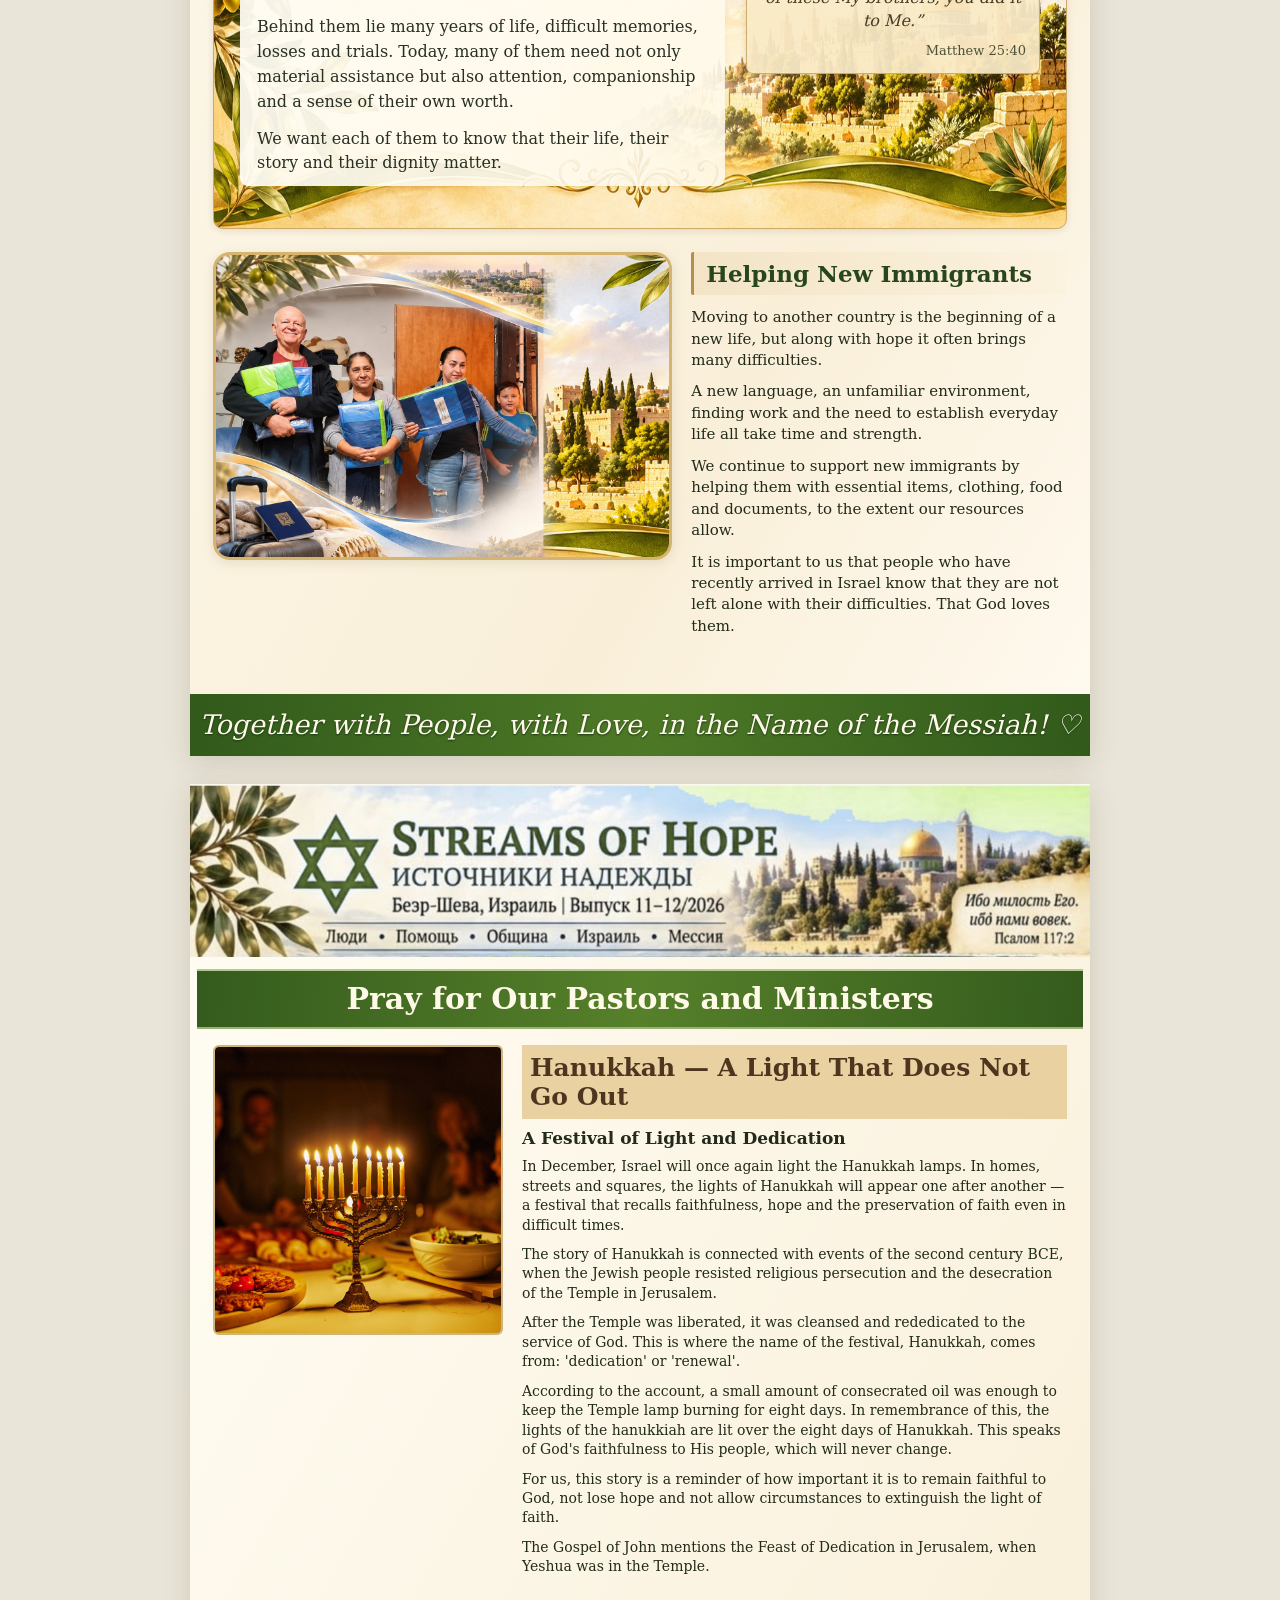
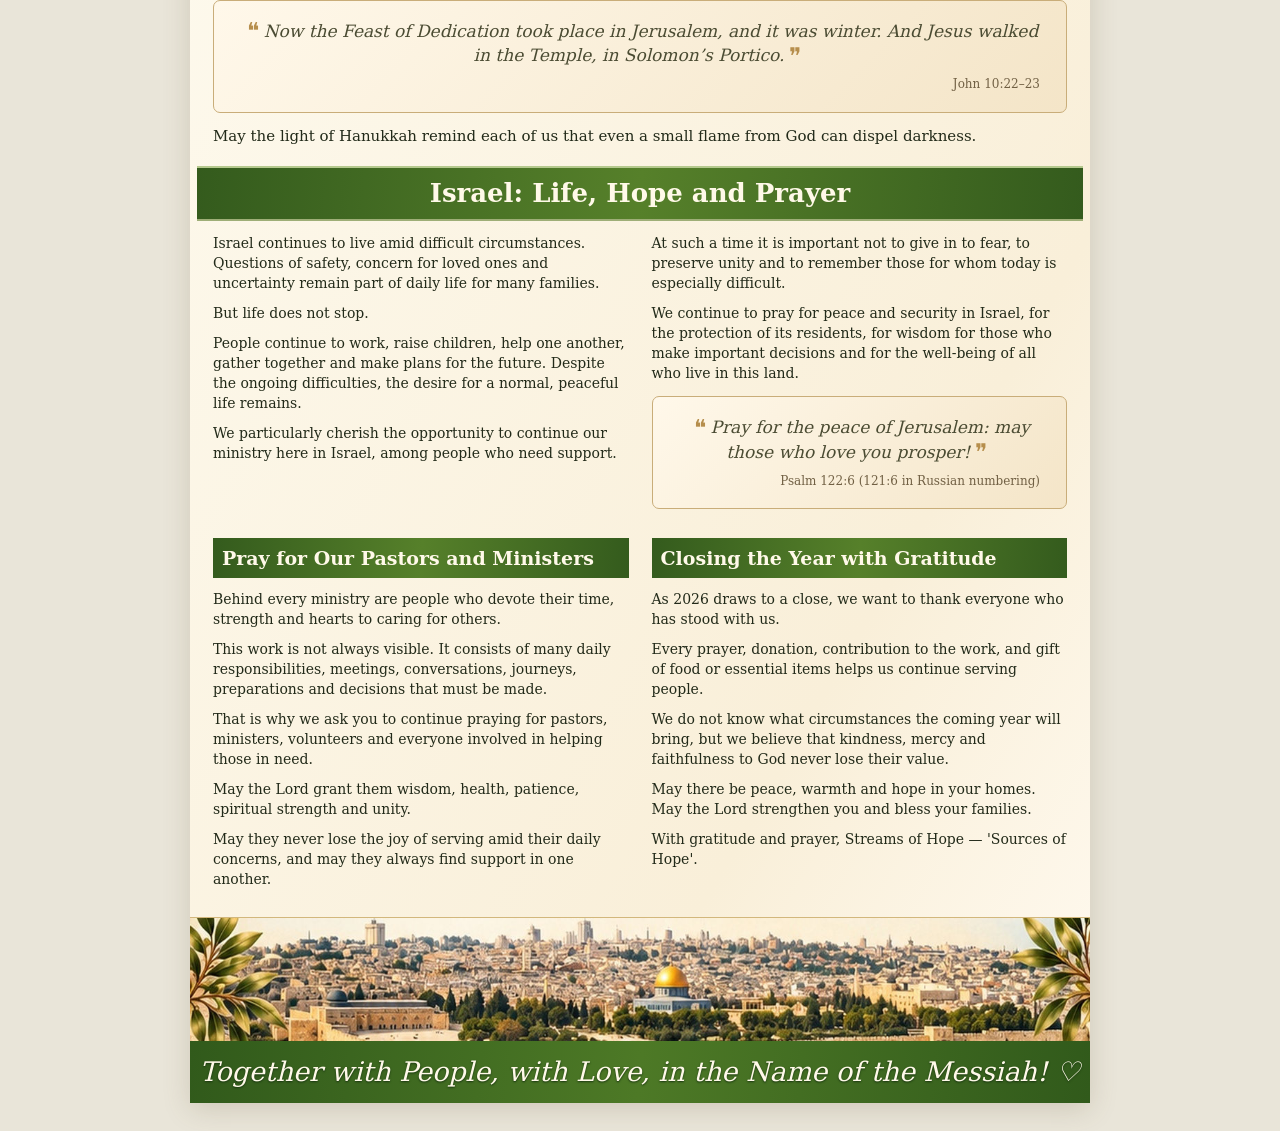
<file: newsletter-11-12-2026/newsletter-11-12-2026-en.html>
<!DOCTYPE html>
<!DOCTYPE html>

<!DOCTYPE html>

<html lang="en"><head><meta charset="utf-8"/><meta content="width=device-width, initial-scale=1" name="viewport"/><title>Streams of Hope — November–December 2026 (English)</title><link href="newsletter.css" rel="stylesheet"/><meta content="Streams of Hope newsletter November–December 2026 — English edition" name="description"/><style>
    .issue-reader-nav{max-width:900px;margin:14px auto 0;display:flex;align-items:center;justify-content:center;gap:12px;flex-wrap:wrap;padding:10px 15px;border:1px solid #cdbb8c;border-radius:9px;background:#faf3e4;color:#284922;font:14px/1.5 system-ui, sans-serif}
    .issue-reader-nav a{display:inline-block;padding:5px 11px;border-radius:6px;border:1px solid #708b52;text-decoration:none;color:#26491e;background:#fffdf4}
    .issue-reader-nav a.current{background:#37601e;color:#fff;font-weight:700}
    .issue-reader-nav a:hover,.issue-reader-nav a:focus-visible{outline:2px solid #c9a95e;outline-offset:2px}
    @media print {.issue-reader-nav{display:none !important}}
    </style></head><body><nav aria-label="Newsletter language and files" class="issue-reader-nav">Streams of Hope · 11–12/2026<a class="language-link" href="newsletter-11-12-2026-ru.html" hreflang="ru">Русский</a><a class="current" href="newsletter-11-12-2026-en.html" hreflang="en">English</a><a href="../streams-of-hope-11-12-2026-en.pdf?v=20261115-direct-art2">PDF</a><a href="../newsletter-archive.html">Архив / Archive</a></nav>
<article class="issue page1"><img alt="Streams of Hope — Be’er Sheva, November–December 2026" class="mast" src="masthead_clean.jpg"/><div class="inside" spellcheck="false">
<h1 class="brush">Hope in Everyday Ministry</h1><section class="intro-framed"><div class="intro-frame"><div aria-hidden="true" class="ornament-rule">❧　✦　❧</div><div class="text"><h2>Dear brothers, sisters and friends!</h2><p>Another year is drawing to a close. For each of us, it has been filled with its own concerns, experiences, hopes and trials. Yet amid everything that happens, one thing remains unchanged: the human need for care, comfort and God's support.</p><p>Our ministry in Be'er Sheva continues. The charitable dining room welcomes people who need a hot meal and human kindness. We continue to help new immigrants, older people, Holocaust survivors, low-income families and those facing difficult circumstances in life.</p><p>Every request for help has its own story. For some, food assistance is important; for others, clothing or a hot meal. Sometimes a person especially needs simply to feel that they have not been forgotten and that there are people nearby who are ready to listen and offer support.</p><p>It is precisely such seemingly small acts that make up genuine ministry.</p><p>We thank God for the opportunity to continue this work and for everyone who takes part in it, helps, supports and prays.</p></div><div aria-hidden="true" class="ornament-rule lower">❧　✦　❧</div></div><div class="intro-aside"><aside class="quote quote-intro"><span aria-hidden="true" class="quotation-open">❝</span><span>Therefore, as we have opportunity, let us do good to everyone…</span><span aria-hidden="true" class="quotation-close">❞</span><small>Galatians 6:10</small></aside><div aria-label="Decorative Jerusalem scenery with olive branches" class="intro-side-art" role="img"><img class="intro-side-image" src="open_bible_lantern.jpg" alt="Open Bible, glowing lantern, and olive branches" loading="eager" /></div></div></section>
<h2 class="sectionhead">Caring for People Every Day</h2><section class="feature"><img alt="Original charity dining room photo collage" src="canteen_collage.jpg"/><div class="text"><h3>The Charitable Dining Room</h3><p>A hot meal is more than essential assistance. For many of our visitors, the dining room has become a place to see familiar faces, talk, feel cared for and hear about God and His mercy.</p><p>People of different ages, backgrounds and life experiences meet around the same table. Some come regularly; others seek help during a particularly difficult period.</p><p>We strive to ensure that everyone who comes to us feels not only practical support but also respect for their dignity.</p><p>Sometimes an ordinary meal, prepared and served with love, means much more than it may seem at first glance.</p></div></section>
<section aria-label="Support for older people" class="elder">
<div class="elder-art">
<h3>Supporting Older People</h3>
<div class="elder-composition">
<div class="elder-prose text">
<p>Caring for older people, including Holocaust survivors, holds a special place in our ministry.</p>
<p>Behind them lie many years of life, difficult memories, losses and trials. Today, many of them need not only material assistance but also attention, companionship and a sense of their own worth.</p>
<p>We want each of them to know that their life, their story and their dignity matter.</p>
</div>
<aside aria-label="Matthew 25:40" class="elder-verse">
<span>“As you did it to one of the least of these My brothers, you did it to Me.”</span>
<small>Matthew 25:40</small>
</aside>
</div>
</div>
</section>
<section class="feature"><img alt="Original photo collage of assistance to new immigrants" src="repatriants_collage_filled.jpg"/><div class="text"><h3>Helping New Immigrants</h3><p>Moving to another country is the beginning of a new life, but along with hope it often brings many difficulties.</p><p>A new language, an unfamiliar environment, finding work and the need to establish everyday life all take time and strength.</p><p>We continue to support new immigrants by helping them with essential items, clothing, food and documents, to the extent our resources allow.</p><p>It is important to us that people who have recently arrived in Israel know that they are not left alone with their difficulties. That God loves them.</p></div></section>
</div><div class="bottom-art"></div><footer class="foot">Together with People, with Love, in the Name of the Messiah! ♡</footer></article>
<article class="issue page2"><img alt="Streams of Hope — Be’er Sheva, November–December 2026" class="mast" src="masthead_clean.jpg"/><div class="inside" spellcheck="false"><h1 class="brush">Pray for Our Pastors and Ministers</h1><section class="han"><img alt="Hanukkah candles on a hanukkiah" src="hanukkah_original.jpg"/><div class="text"><h2>Hanukkah — A Light That Does Not Go Out</h2><h3>A Festival of Light and Dedication</h3><p>In December, Israel will once again light the Hanukkah lamps. In homes, streets and squares, the lights of Hanukkah will appear one after another — a festival that recalls faithfulness, hope and the preservation of faith even in difficult times.</p><p>The story of Hanukkah is connected with events of the second century BCE, when the Jewish people resisted religious persecution and the desecration of the Temple in Jerusalem.</p><p>After the Temple was liberated, it was cleansed and rededicated to the service of God. This is where the name of the festival, Hanukkah, comes from: 'dedication' or 'renewal'.</p><p>According to the account, a small amount of consecrated oil was enough to keep the Temple lamp burning for eight days. In remembrance of this, the lights of the hanukkiah are lit over the eight days of Hanukkah. This speaks of God's faithfulness to His people, which will never change.</p><p>For us, this story is a reminder of how important it is to remain faithful to God, not lose hope and not allow circumstances to extinguish the light of faith.</p><p>The Gospel of John mentions the Feast of Dedication in Jerusalem, when Yeshua was in the Temple.</p></div></section><div class="quote"><span aria-hidden="true" class="quotation-open">❝</span><span>Now the Feast of Dedication took place in Jerusalem, and it was winter. And Jesus walked in the Temple, in Solomon’s Portico.</span><span aria-hidden="true" class="quotation-close">❞</span><small>John 10:22–23</small></div><div class="text"> <p>May the light of Hanukkah remind each of us that even a small flame from God can dispel darkness.</p></div>
<h2 class="brush sm">Israel: Life, Hope and Prayer</h2><div class="israel text"><div><p>Israel continues to live amid difficult circumstances. Questions of safety, concern for loved ones and uncertainty remain part of daily life for many families.</p><p>But life does not stop.</p><p>People continue to work, raise children, help one another, gather together and make plans for the future. Despite the ongoing difficulties, the desire for a normal, peaceful life remains.</p><p>We particularly cherish the opportunity to continue our ministry here in Israel, among people who need support.</p></div><div><p>At such a time it is important not to give in to fear, to preserve unity and to remember those for whom today is especially difficult.</p><p>We continue to pray for peace and security in Israel, for the protection of its residents, for wisdom for those who make important decisions and for the well-being of all who live in this land.</p><div class="quote"><span aria-hidden="true" class="quotation-open">❝</span><span>Pray for the peace of Jerusalem: may those who love you prosper!</span><span aria-hidden="true" class="quotation-close">❞</span><small>Psalm 122:6 (121:6 in Russian numbering)</small></div></div></div>
<div class="twocol"><section class="text"><h3>Pray for Our Pastors and Ministers</h3><p>Behind every ministry are people who devote their time, strength and hearts to caring for others.</p><p>This work is not always visible. It consists of many daily responsibilities, meetings, conversations, journeys, preparations and decisions that must be made.</p><p>That is why we ask you to continue praying for pastors, ministers, volunteers and everyone involved in helping those in need.</p><p>May the Lord grant them wisdom, health, patience, spiritual strength and unity.</p><p>May they never lose the joy of serving amid their daily concerns, and may they always find support in one another.</p></section><section class="text"><h3>Closing the Year with Gratitude</h3><p>As 2026 draws to a close, we want to thank everyone who has stood with us.</p><p>Every prayer, donation, contribution to the work, and gift of food or essential items helps us continue serving people.</p><p>We do not know what circumstances the coming year will bring, but we believe that kindness, mercy and faithfulness to God never lose their value.</p><p>May there be peace, warmth and hope in your homes. May the Lord strengthen you and bless your families.</p><p>With gratitude and prayer, Streams of Hope — 'Sources of Hope'.</p></section></div></div><div class="bottom-art"></div><footer class="foot">Together with People, with Love, in the Name of the Messiah! ♡</footer></article></body></html>
</file>
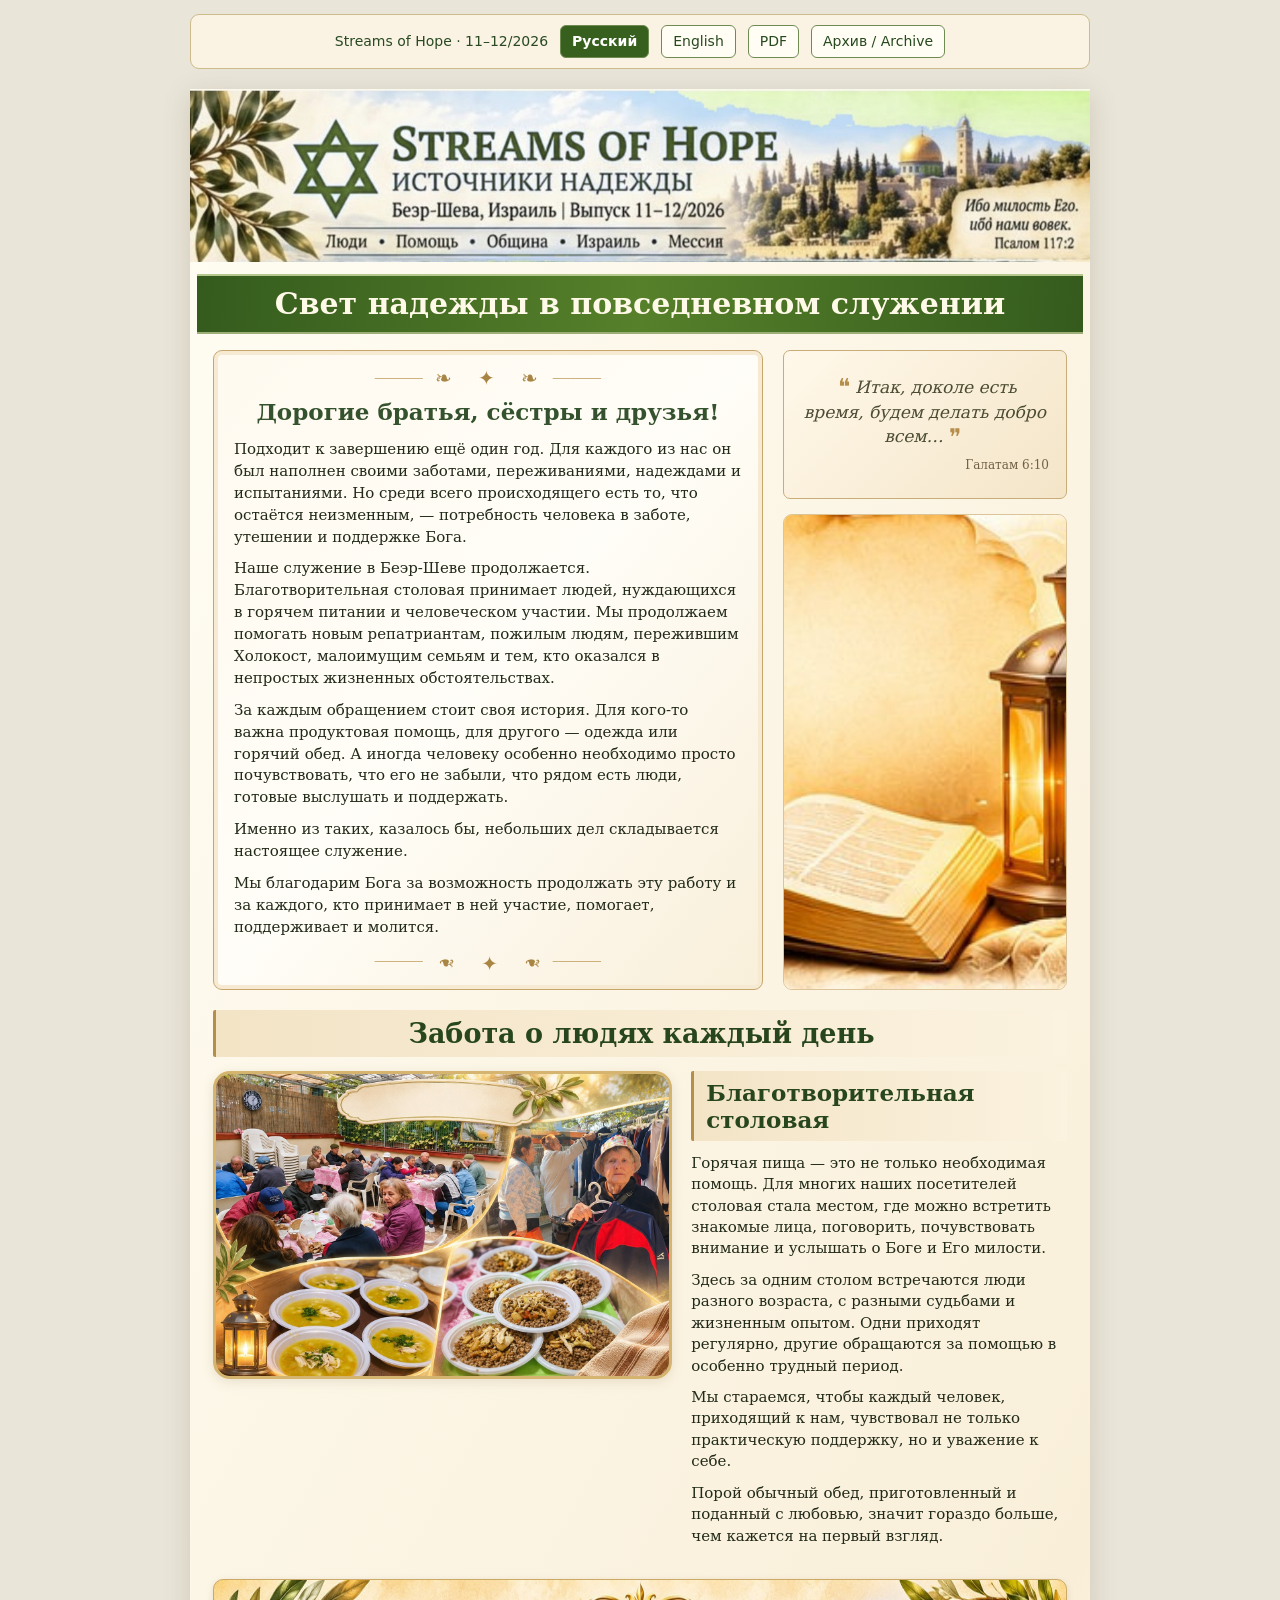
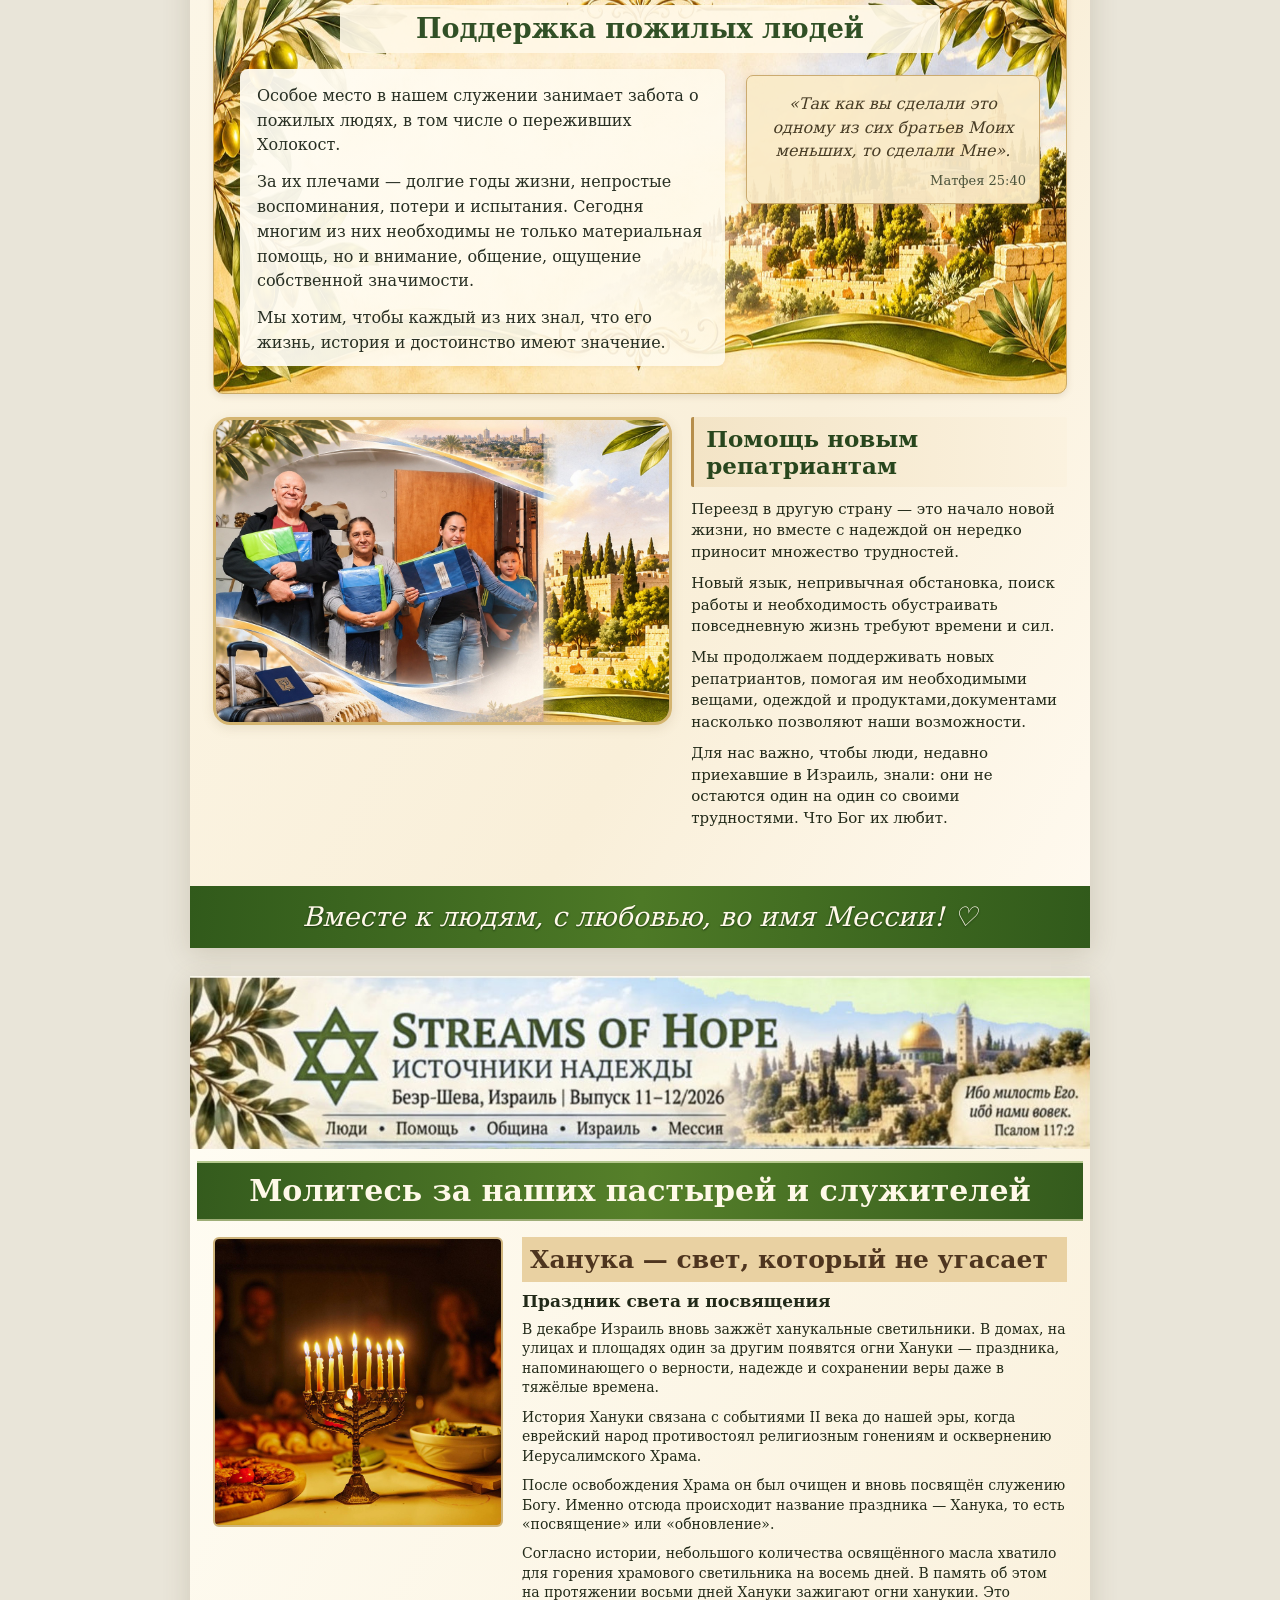
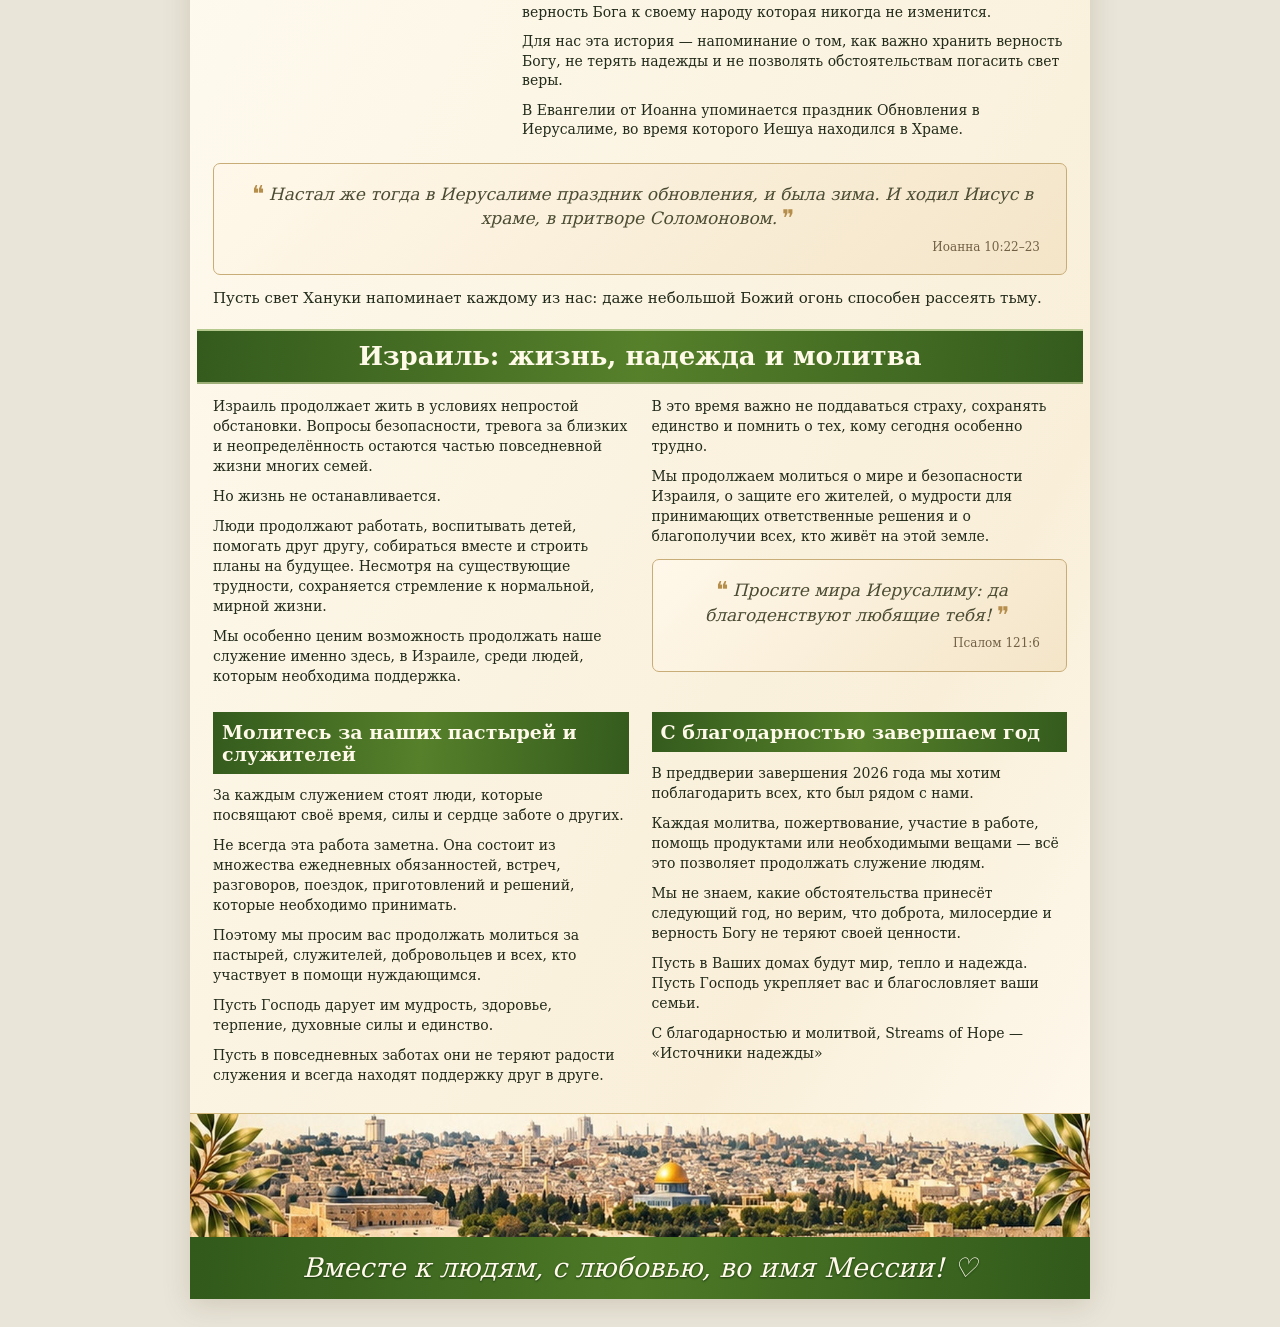
<file: newsletter-11-12-2026/newsletter-11-12-2026-ru.html>
<!DOCTYPE html>
<!DOCTYPE html>

<!DOCTYPE html>

<html lang="ru"><head><meta charset="utf-8"/><meta content="width=device-width, initial-scale=1" name="viewport"/><title>Streams of Hope — Выпуск 11–12/2026 (русский)</title><link href="newsletter.css" rel="stylesheet"/><meta content="Streams of Hope newsletter November–December 2026 — русская версия" name="description"/><style>
    .issue-reader-nav{max-width:900px;margin:14px auto 0;display:flex;align-items:center;justify-content:center;gap:12px;flex-wrap:wrap;padding:10px 15px;border:1px solid #cdbb8c;border-radius:9px;background:#faf3e4;color:#284922;font:14px/1.5 system-ui, sans-serif}
    .issue-reader-nav a{display:inline-block;padding:5px 11px;border-radius:6px;border:1px solid #708b52;text-decoration:none;color:#26491e;background:#fffdf4}
    .issue-reader-nav a.current{background:#37601e;color:#fff;font-weight:700}
    .issue-reader-nav a:hover,.issue-reader-nav a:focus-visible{outline:2px solid #c9a95e;outline-offset:2px}
    @media print {.issue-reader-nav{display:none !important}}
    </style></head><body><nav aria-label="Newsletter language and files" class="issue-reader-nav">Streams of Hope · 11–12/2026<a class="current" href="newsletter-11-12-2026-ru.html" hreflang="ru">Русский</a><a class="language-link" href="newsletter-11-12-2026-en.html" hreflang="en">English</a><a href="../streams-of-hope-11-12-2026-ru.pdf?v=20261115-direct-art2">PDF</a><a href="../newsletter-archive.html">Архив / Archive</a></nav>
<article class="issue page1"><img alt="Streams of Hope — Источники надежды, Беэр-Шева, выпуск 11–12/2026" class="mast" src="masthead_clean.jpg"/><div class="inside" spellcheck="false">
<h1 class="brush">Свет надежды в повседневном служении</h1><section class="intro-framed"><div class="intro-frame"><div aria-hidden="true" class="ornament-rule">❧　✦　❧</div><div class="text"><h2>Дорогие братья, сёстры и друзья!</h2><p>Подходит к завершению ещё один год. Для каждого из нас он был наполнен своими заботами, переживаниями, надеждами и испытаниями. Но среди всего происходящего есть то, что остаётся неизменным, — потребность человека в заботе, утешении и поддержке Бога.</p><p>Наше служение в Беэр-Шеве продолжается. Благотворительная столовая принимает людей, нуждающихся в горячем питании и человеческом участии. Мы продолжаем помогать новым репатриантам, пожилым людям, пережившим Холокост, малоимущим семьям и тем, кто оказался в непростых жизненных обстоятельствах.</p><p>За каждым обращением стоит своя история. Для кого-то важна продуктовая помощь, для другого — одежда или горячий обед. А иногда человеку особенно необходимо просто почувствовать, что его не забыли, что рядом есть люди, готовые выслушать и поддержать.</p><p>Именно из таких, казалось бы, небольших дел складывается настоящее служение.</p><p>Мы благодарим Бога за возможность продолжать эту работу и за каждого, кто принимает в ней участие, помогает, поддерживает и молится.</p></div><div aria-hidden="true" class="ornament-rule lower">❧　✦　❧</div></div><div class="intro-aside"><aside class="quote quote-intro"><span aria-hidden="true" class="quotation-open">❝</span><span>Итак, доколе есть время, будем делать добро всем…</span><span aria-hidden="true" class="quotation-close">❞</span><small>Галатам 6:10</small></aside><div aria-label="Декоративный пейзаж Иерусалима с оливковыми ветвями" class="intro-side-art" role="img"><img class="intro-side-image" src="open_bible_lantern.jpg" alt="Открытая Библия, светильник и оливковые ветви" loading="eager" /></div></div></section>
<h2 class="sectionhead">Забота о людях каждый день</h2><section class="feature"><img alt="Утверждённый коллаж благотворительной столовой" src="canteen_collage.jpg"/><div class="text"><h3>Благотворительная столовая</h3><p>Горячая пища — это не только необходимая помощь. Для многих наших посетителей столовая стала местом, где можно встретить знакомые лица, поговорить, почувствовать внимание и услышать о Боге и Его милости.</p><p>Здесь за одним столом встречаются люди разного возраста, с разными судьбами и жизненным опытом. Одни приходят регулярно, другие обращаются за помощью в особенно трудный период.</p><p>Мы стараемся, чтобы каждый человек, приходящий к нам, чувствовал не только практическую поддержку, но и уважение к себе.</p><p>Порой обычный обед, приготовленный и поданный с любовью, значит гораздо больше, чем кажется на первый взгляд.</p></div></section>
<section aria-label="Поддержка пожилых людей" class="elder">
<div class="elder-art">
<h3>Поддержка пожилых людей</h3>
<div class="elder-composition">
<div class="elder-prose text">
<p>Особое место в нашем служении занимает забота о пожилых людях, в том числе о переживших Холокост.</p>
<p>За их плечами — долгие годы жизни, непростые воспоминания, потери и испытания. Сегодня многим из них необходимы не только материальная помощь, но и внимание, общение, ощущение собственной значимости.</p>
<p>Мы хотим, чтобы каждый из них знал, что его жизнь, история и достоинство имеют значение.</p>
</div>
<aside aria-label="Матфея 25:40" class="elder-verse">
<span>«Так как вы сделали это одному из сих братьев Моих меньших, то сделали Мне».</span>
<small>Матфея 25:40</small>
</aside>
</div>
</div>
</section>
<section class="feature"><img alt="Утверждённый коллаж помощи новым репатриантам" src="repatriants_collage_filled.jpg"/><div class="text"><h3>Помощь новым репатриантам</h3><p>Переезд в другую страну — это начало новой жизни, но вместе с надеждой он нередко приносит множество трудностей.</p><p>Новый язык, непривычная обстановка, поиск работы и необходимость обустраивать повседневную жизнь требуют времени и сил.</p><p>Мы продолжаем поддерживать новых репатриантов, помогая им необходимыми вещами, одеждой и продуктами,документами насколько позволяют наши возможности.</p><p>Для нас важно, чтобы люди, недавно приехавшие в Израиль, знали: они не остаются один на один со своими трудностями. Что Бог их любит.</p></div></section>
</div><div class="bottom-art"></div><footer class="foot">Вместе к людям, с любовью, во имя Мессии! ♡</footer></article>
<article class="issue page2"><img alt="Streams of Hope — Источники надежды" class="mast" src="masthead_clean.jpg"/><div class="inside" spellcheck="false"><h1 class="brush">Молитесь за наших пастырей и служителей</h1><section class="han"><img alt="Ханука — ханукия" src="hanukkah_original.jpg"/><div class="text"><h2>Ханука — свет, который не угасает</h2><h3>Праздник света и посвящения</h3><p>В декабре Израиль вновь зажжёт ханукальные светильники. В домах, на улицах и площадях один за другим появятся огни Хануки — праздника, напоминающего о верности, надежде и сохранении веры даже в тяжёлые времена.</p><p>История Хануки связана с событиями II века до нашей эры, когда еврейский народ противостоял религиозным гонениям и осквернению Иерусалимского Храма.</p><p>После освобождения Храма он был очищен и вновь посвящён служению Богу. Именно отсюда происходит название праздника — Ханука, то есть «посвящение» или «обновление».</p><p>Согласно истории, небольшого количества освящённого масла хватило для горения храмового светильника на восемь дней. В память об этом на протяжении восьми дней Хануки зажигают огни ханукии. Это верность Бога к своему народу которая никогда не изменится.</p><p>Для нас эта история — напоминание о том, как важно хранить верность Богу, не терять надежды и не позволять обстоятельствам погасить свет веры.</p><p>В Евангелии от Иоанна упоминается праздник Обновления в Иерусалиме, во время которого Иешуа находился в Храме.</p></div></section><div class="quote"><span aria-hidden="true" class="quotation-open">❝</span><span>Настал же тогда в Иерусалиме праздник обновления, и была зима. И ходил Иисус в храме, в притворе Соломоновом.</span><span aria-hidden="true" class="quotation-close">❞</span><small>Иоанна 10:22–23</small></div><div class="text"> <p>Пусть свет Хануки напоминает каждому из нас: даже небольшой Божий огонь способен рассеять тьму.</p></div>
<h2 class="brush sm">Израиль: жизнь, надежда и молитва</h2><div class="israel text"><div><p>Израиль продолжает жить в условиях непростой обстановки. Вопросы безопасности, тревога за близких и неопределённость остаются частью повседневной жизни многих семей.</p><p>Но жизнь не останавливается.</p><p>Люди продолжают работать, воспитывать детей, помогать друг другу, собираться вместе и строить планы на будущее. Несмотря на существующие трудности, сохраняется стремление к нормальной, мирной жизни.</p><p>Мы особенно ценим возможность продолжать наше служение именно здесь, в Израиле, среди людей, которым необходима поддержка.</p></div><div><p>В это время важно не поддаваться страху, сохранять единство и помнить о тех, кому сегодня особенно трудно.</p><p>Мы продолжаем молиться о мире и безопасности Израиля, о защите его жителей, о мудрости для принимающих ответственные решения и о благополучии всех, кто живёт на этой земле.</p><div class="quote"><span aria-hidden="true" class="quotation-open">❝</span><span>Просите мира Иерусалиму: да благоденствуют любящие тебя!</span><span aria-hidden="true" class="quotation-close">❞</span><small>Псалом 121:6</small></div></div></div>
<div class="twocol"><section class="text"><h3>Молитесь за наших пастырей и служителей</h3><p>За каждым служением стоят люди, которые посвящают своё время, силы и сердце заботе о других.</p><p>Не всегда эта работа заметна. Она состоит из множества ежедневных обязанностей, встреч, разговоров, поездок, приготовлений и решений, которые необходимо принимать.</p><p>Поэтому мы просим вас продолжать молиться за пастырей, служителей, добровольцев и всех, кто участвует в помощи нуждающимся.</p><p>Пусть Господь дарует им мудрость, здоровье, терпение, духовные силы и единство.</p><p>Пусть в повседневных заботах они не теряют радости служения и всегда находят поддержку друг в друге.</p></section><section class="text"><h3>С благодарностью завершаем год</h3><p>В преддверии завершения 2026 года мы хотим поблагодарить всех, кто был рядом с нами.</p><p>Каждая молитва, пожертвование, участие в работе, помощь продуктами или необходимыми вещами — всё это позволяет продолжать служение людям.</p><p>Мы не знаем, какие обстоятельства принесёт следующий год, но верим, что доброта, милосердие и верность Богу не теряют своей ценности.</p><p>Пусть в Ваших домах будут мир, тепло и надежда. Пусть Господь укрепляет вас и благословляет ваши семьи.</p><p>С благодарностью и молитвой, Streams of Hope — «Источники надежды»</p></section></div></div><div class="bottom-art"></div><footer class="foot">Вместе к людям, с любовью, во имя Мессии! ♡</footer></article></body></html>
</file>
<file: assets/icons/site-icons-a.css>
/* Self-contained icon subset A. No CDN required. */
.fas,.far,.fab{display:inline-block;width:1em;height:1em;min-width:1em;vertical-align:-.125em;background-color:currentColor;-webkit-mask:var(--fa-icon) center/contain no-repeat;mask:var(--fa-icon) center/contain no-repeat;font-style:normal;line-height:1;flex:0 0 auto;}
.fa-facebook-f{--fa-icon:url("data:image/svg+xml,%3Csvg%20xmlns%3D%22http%3A%2F%2Fwww.w3.org%2F2000%2Fsvg%22%20viewBox%3D%220%200%20320%20512%22%3E%3Cpath%20d%3D%22M80%20299.3V512H196V299.3h86.5l18-97.8H196V166.9c0-51.7%2020.3-71.5%2072.7-71.5c16.3%200%2029.4%20.4%2037%201.2V7.9C291.4%204%20256.4%200%20236.2%200C129.3%200%2080%2050.5%2080%20159.4v42.1H14v97.8H80z%22%2F%3E%3C%2Fsvg%3E");}
.fa-youtube{--fa-icon:url("data:image/svg+xml,%3Csvg%20xmlns%3D%22http%3A%2F%2Fwww.w3.org%2F2000%2Fsvg%22%20viewBox%3D%220%200%20576%20512%22%3E%3Cpath%20d%3D%22M549.655%20124.083c-6.281-23.65-24.787-42.276-48.284-48.597C458.781%2064%20288%2064%20288%2064S117.22%2064%2074.629%2075.486c-23.497%206.322-42.003%2024.947-48.284%2048.597-11.412%2042.867-11.412%20132.305-11.412%20132.305s0%2089.438%2011.412%20132.305c6.281%2023.65%2024.787%2041.5%2048.284%2047.821C117.22%20448%20288%20448%20288%20448s170.78%200%20213.371-11.486c23.497-6.321%2042.003-24.171%2048.284-47.821%2011.412-42.867%2011.412-132.305%2011.412-132.305s0-89.438-11.412-132.305zm-317.51%20213.508V175.185l142.739%2081.205-142.739%2081.201z%22%2F%3E%3C%2Fsvg%3E");}
.fa-telegram-plane{--fa-icon:url("data:image/svg+xml,%3Csvg%20xmlns%3D%22http%3A%2F%2Fwww.w3.org%2F2000%2Fsvg%22%20viewBox%3D%220%200%20496%20512%22%3E%3Cpath%20d%3D%22M248%2C8C111.033%2C8%2C0%2C119.033%2C0%2C256S111.033%2C504%2C248%2C504%2C496%2C392.967%2C496%2C256%2C384.967%2C8%2C248%2C8ZM362.952%2C176.66c-3.732%2C39.215-19.881%2C134.378-28.1%2C178.3-3.476%2C18.584-10.322%2C24.816-16.948%2C25.425-14.4%2C1.326-25.338-9.517-39.287-18.661-21.827-14.308-34.158-23.215-55.346-37.177-24.485-16.135-8.612-25%2C5.342-39.5%2C3.652-3.793%2C67.107-61.51%2C68.335-66.746.153-.655.3-3.1-1.154-4.384s-3.59-.849-5.135-.5q-3.283.746-104.608%2C69.142-14.845%2C10.194-26.894%2C9.934c-8.855-.191-25.888-5.006-38.551-9.123-15.531-5.048-27.875-7.717-26.8-16.291q.84-6.7%2C18.45-13.7%2C108.446-47.248%2C144.628-62.3c68.872-28.647%2C83.183-33.623%2C92.511-33.789%2C2.052-.034%2C6.639.474%2C9.61%2C2.885a10.452%2C10.452%2C0%2C0%2C1%2C3.53%2C6.716A43.765%2C43.765%2C0%2C0%2C1%2C362.952%2C176.66Z%22%2F%3E%3C%2Fsvg%3E");}
.fa-clock{--fa-icon:url("data:image/svg+xml,%3Csvg%20xmlns%3D%22http%3A%2F%2Fwww.w3.org%2F2000%2Fsvg%22%20viewBox%3D%220%200%20512%20512%22%3E%3Cpath%20d%3D%22M464%20256A208%20208%200%201%201%2048%20256a208%20208%200%201%201%20416%200zM0%20256a256%20256%200%201%200%20512%200A256%20256%200%201%200%200%20256zM232%20120l0%20136c0%208%204%2015.5%2010.7%2020l96%2064c11%207.4%2025.9%204.4%2033.3-6.7s4.4-25.9-6.7-33.3L280%20243.2%20280%20120c0-13.3-10.7-24-24-24s-24%2010.7-24%2024z%22%2F%3E%3C%2Fsvg%3E");}
.fa-address-card{--fa-icon:url("data:image/svg+xml,%3Csvg%20xmlns%3D%22http%3A%2F%2Fwww.w3.org%2F2000%2Fsvg%22%20viewBox%3D%220%200%20576%20512%22%3E%3Cpath%20d%3D%22M64%2032C28.7%2032%200%2060.7%200%2096L0%20416c0%2035.3%2028.7%2064%2064%2064l448%200c35.3%200%2064-28.7%2064-64l0-320c0-35.3-28.7-64-64-64L64%2032zm80%20256l64%200c44.2%200%2080%2035.8%2080%2080c0%208.8-7.2%2016-16%2016L80%20384c-8.8%200-16-7.2-16-16c0-44.2%2035.8-80%2080-80zm-32-96a64%2064%200%201%201%20128%200%2064%2064%200%201%201%20-128%200zm256-32l128%200c8.8%200%2016%207.2%2016%2016s-7.2%2016-16%2016l-128%200c-8.8%200-16-7.2-16-16s7.2-16%2016-16zm0%2064l128%200c8.8%200%2016%207.2%2016%2016s-7.2%2016-16%2016l-128%200c-8.8%200-16-7.2-16-16s7.2-16%2016-16zm0%2064l128%200c8.8%200%2016%207.2%2016%2016s-7.2%2016-16%2016l-128%200c-8.8%200-16-7.2-16-16s7.2-16%2016-16z%22%2F%3E%3C%2Fsvg%3E");}
.fa-arrow-left{--fa-icon:url("data:image/svg+xml,%3Csvg%20xmlns%3D%22http%3A%2F%2Fwww.w3.org%2F2000%2Fsvg%22%20viewBox%3D%220%200%20448%20512%22%3E%3Cpath%20d%3D%22M9.4%20233.4c-12.5%2012.5-12.5%2032.8%200%2045.3l160%20160c12.5%2012.5%2032.8%2012.5%2045.3%200s12.5-32.8%200-45.3L109.2%20288%20416%20288c17.7%200%2032-14.3%2032-32s-14.3-32-32-32l-306.7%200L214.6%20118.6c12.5-12.5%2012.5-32.8%200-45.3s-32.8-12.5-45.3%200l-160%20160z%22%2F%3E%3C%2Fsvg%3E");}
.fa-arrow-right{--fa-icon:url("data:image/svg+xml,%3Csvg%20xmlns%3D%22http%3A%2F%2Fwww.w3.org%2F2000%2Fsvg%22%20viewBox%3D%220%200%20448%20512%22%3E%3Cpath%20d%3D%22M438.6%20278.6c12.5-12.5%2012.5-32.8%200-45.3l-160-160c-12.5-12.5-32.8-12.5-45.3%200s-12.5%2032.8%200%2045.3L338.8%20224%2032%20224c-17.7%200-32%2014.3-32%2032s14.3%2032%2032%2032l306.7%200L233.4%20393.4c-12.5%2012.5-12.5%2032.8%200%2045.3s32.8%2012.5%2045.3%200l160-160z%22%2F%3E%3C%2Fsvg%3E");}
.fa-arrow-up-right-from-square{--fa-icon:url("data:image/svg+xml,%3Csvg%20xmlns%3D%22http%3A%2F%2Fwww.w3.org%2F2000%2Fsvg%22%20viewBox%3D%220%200%20512%20512%22%3E%3Cpath%20d%3D%22M320%200c-17.7%200-32%2014.3-32%2032s14.3%2032%2032%2032l82.7%200L201.4%20265.4c-12.5%2012.5-12.5%2032.8%200%2045.3s32.8%2012.5%2045.3%200L448%20109.3l0%2082.7c0%2017.7%2014.3%2032%2032%2032s32-14.3%2032-32l0-160c0-17.7-14.3-32-32-32L320%200zM80%2032C35.8%2032%200%2067.8%200%20112L0%20432c0%2044.2%2035.8%2080%2080%2080l320%200c44.2%200%2080-35.8%2080-80l0-112c0-17.7-14.3-32-32-32s-32%2014.3-32%2032l0%20112c0%208.8-7.2%2016-16%2016L80%20448c-8.8%200-16-7.2-16-16l0-320c0-8.8%207.2-16%2016-16l112%200c17.7%200%2032-14.3%2032-32s-14.3-32-32-32L80%2032z%22%2F%3E%3C%2Fsvg%3E");}
.fa-book-open{--fa-icon:url("data:image/svg+xml,%3Csvg%20xmlns%3D%22http%3A%2F%2Fwww.w3.org%2F2000%2Fsvg%22%20viewBox%3D%220%200%20576%20512%22%3E%3Cpath%20d%3D%22M249.6%20471.5c10.8%203.8%2022.4-4.1%2022.4-15.5l0-377.4c0-4.2-1.6-8.4-5-11C247.4%2052%20202.4%2032%20144%2032C93.5%2032%2046.3%2045.3%2018.1%2056.1C6.8%2060.5%200%2071.7%200%2083.8L0%20454.1c0%2011.9%2012.8%2020.2%2024.1%2016.5C55.6%20460.1%20105.5%20448%20144%20448c33.9%200%2079%2014%20105.6%2023.5zm76.8%200C353%20462%20398.1%20448%20432%20448c38.5%200%2088.4%2012.1%20119.9%2022.6c11.3%203.8%2024.1-4.6%2024.1-16.5l0-370.3c0-12.1-6.8-23.3-18.1-27.6C529.7%2045.3%20482.5%2032%20432%2032c-58.4%200-103.4%2020-123%2035.6c-3.3%202.6-5%206.8-5%2011L304%20456c0%2011.4%2011.7%2019.3%2022.4%2015.5z%22%2F%3E%3C%2Fsvg%3E");}
.fa-bowl-food{--fa-icon:url("data:image/svg+xml,%3Csvg%20xmlns%3D%22http%3A%2F%2Fwww.w3.org%2F2000%2Fsvg%22%20viewBox%3D%220%200%20512%20512%22%3E%3Cpath%20d%3D%22M0%20192c0-35.3%2028.7-64%2064-64c.5%200%201.1%200%201.6%200C73%2091.5%20105.3%2064%20144%2064c15%200%2029%204.1%2040.9%2011.2C198.2%2049.6%20225.1%2032%20256%2032s57.8%2017.6%2071.1%2043.2C339%2068.1%20353%2064%20368%2064c38.7%200%2071%2027.5%2078.4%2064c.5%200%201.1%200%201.6%200c35.3%200%2064%2028.7%2064%2064c0%2011.7-3.1%2022.6-8.6%2032L8.6%20224C3.1%20214.6%200%20203.7%200%20192zm0%2091.4C0%20268.3%2012.3%20256%2027.4%20256l457.1%200c15.1%200%2027.4%2012.3%2027.4%2027.4c0%2070.5-44.4%20130.7-106.7%20154.1L403.5%20452c-2%2016-15.6%2028-31.8%2028l-231.5%200c-16.1%200-29.8-12-31.8-28l-1.8-14.4C44.4%20414.1%200%20353.9%200%20283.4z%22%2F%3E%3C%2Fsvg%3E");}
.fa-box-archive{--fa-icon:url("data:image/svg+xml,%3Csvg%20xmlns%3D%22http%3A%2F%2Fwww.w3.org%2F2000%2Fsvg%22%20viewBox%3D%220%200%20512%20512%22%3E%3Cpath%20d%3D%22M32%2032l448%200c17.7%200%2032%2014.3%2032%2032l0%2032c0%2017.7-14.3%2032-32%2032L32%20128C14.3%20128%200%20113.7%200%2096L0%2064C0%2046.3%2014.3%2032%2032%2032zm0%20128l448%200%200%20256c0%2035.3-28.7%2064-64%2064L96%20480c-35.3%200-64-28.7-64-64l0-256zm128%2080c0%208.8%207.2%2016%2016%2016l160%200c8.8%200%2016-7.2%2016-16s-7.2-16-16-16l-160%200c-8.8%200-16%207.2-16%2016z%22%2F%3E%3C%2Fsvg%3E");}
.fa-calendar-days{--fa-icon:url("data:image/svg+xml,%3Csvg%20xmlns%3D%22http%3A%2F%2Fwww.w3.org%2F2000%2Fsvg%22%20viewBox%3D%220%200%20448%20512%22%3E%3Cpath%20d%3D%22M128%200c17.7%200%2032%2014.3%2032%2032l0%2032%20128%200%200-32c0-17.7%2014.3-32%2032-32s32%2014.3%2032%2032l0%2032%2048%200c26.5%200%2048%2021.5%2048%2048l0%2048L0%20160l0-48C0%2085.5%2021.5%2064%2048%2064l48%200%200-32c0-17.7%2014.3-32%2032-32zM0%20192l448%200%200%20272c0%2026.5-21.5%2048-48%2048L48%20512c-26.5%200-48-21.5-48-48L0%20192zm64%2080l0%2032c0%208.8%207.2%2016%2016%2016l32%200c8.8%200%2016-7.2%2016-16l0-32c0-8.8-7.2-16-16-16l-32%200c-8.8%200-16%207.2-16%2016zm128%200l0%2032c0%208.8%207.2%2016%2016%2016l32%200c8.8%200%2016-7.2%2016-16l0-32c0-8.8-7.2-16-16-16l-32%200c-8.8%200-16%207.2-16%2016zm144-16c-8.8%200-16%207.2-16%2016l0%2032c0%208.8%207.2%2016%2016%2016l32%200c8.8%200%2016-7.2%2016-16l0-32c0-8.8-7.2-16-16-16l-32%200zM64%20400l0%2032c0%208.8%207.2%2016%2016%2016l32%200c8.8%200%2016-7.2%2016-16l0-32c0-8.8-7.2-16-16-16l-32%200c-8.8%200-16%207.2-16%2016zm144-16c-8.8%200-16%207.2-16%2016l0%2032c0%208.8%207.2%2016%2016%2016l32%200c8.8%200%2016-7.2%2016-16l0-32c0-8.8-7.2-16-16-16l-32%200zm112%2016l0%2032c0%208.8%207.2%2016%2016%2016l32%200c8.8%200%2016-7.2%2016-16l0-32c0-8.8-7.2-16-16-16l-32%200c-8.8%200-16%207.2-16%2016z%22%2F%3E%3C%2Fsvg%3E");}
.fa-chevron-down{--fa-icon:url("data:image/svg+xml,%3Csvg%20xmlns%3D%22http%3A%2F%2Fwww.w3.org%2F2000%2Fsvg%22%20viewBox%3D%220%200%20512%20512%22%3E%3Cpath%20d%3D%22M233.4%20406.6c12.5%2012.5%2032.8%2012.5%2045.3%200l192-192c12.5-12.5%2012.5-32.8%200-45.3s-32.8-12.5-45.3%200L256%20338.7%2086.6%20169.4c-12.5-12.5-32.8-12.5-45.3%200s-12.5%2032.8%200%2045.3l192%20192z%22%2F%3E%3C%2Fsvg%3E");}
.fa-envelope{--fa-icon:url("data:image/svg+xml,%3Csvg%20xmlns%3D%22http%3A%2F%2Fwww.w3.org%2F2000%2Fsvg%22%20viewBox%3D%220%200%20512%20512%22%3E%3Cpath%20d%3D%22M48%2064C21.5%2064%200%2085.5%200%20112c0%2015.1%207.1%2029.3%2019.2%2038.4L236.8%20313.6c11.4%208.5%2027%208.5%2038.4%200L492.8%20150.4c12.1-9.1%2019.2-23.3%2019.2-38.4c0-26.5-21.5-48-48-48L48%2064zM0%20176L0%20384c0%2035.3%2028.7%2064%2064%2064l384%200c35.3%200%2064-28.7%2064-64l0-208L294.4%20339.2c-22.8%2017.1-54%2017.1-76.8%200L0%20176z%22%2F%3E%3C%2Fsvg%3E");}
.fa-file-lines{--fa-icon:url("data:image/svg+xml,%3Csvg%20xmlns%3D%22http%3A%2F%2Fwww.w3.org%2F2000%2Fsvg%22%20viewBox%3D%220%200%20384%20512%22%3E%3Cpath%20d%3D%22M64%200C28.7%200%200%2028.7%200%2064L0%20448c0%2035.3%2028.7%2064%2064%2064l256%200c35.3%200%2064-28.7%2064-64l0-288-128%200c-17.7%200-32-14.3-32-32L224%200%2064%200zM256%200l0%20128%20128%200L256%200zM112%20256l160%200c8.8%200%2016%207.2%2016%2016s-7.2%2016-16%2016l-160%200c-8.8%200-16-7.2-16-16s7.2-16%2016-16zm0%2064l160%200c8.8%200%2016%207.2%2016%2016s-7.2%2016-16%2016l-160%200c-8.8%200-16-7.2-16-16s7.2-16%2016-16zm0%2064l160%200c8.8%200%2016%207.2%2016%2016s-7.2%2016-16%2016l-160%200c-8.8%200-16-7.2-16-16s7.2-16%2016-16z%22%2F%3E%3C%2Fsvg%3E");}
.fa-file-pdf{--fa-icon:url("data:image/svg+xml,%3Csvg%20xmlns%3D%22http%3A%2F%2Fwww.w3.org%2F2000%2Fsvg%22%20viewBox%3D%220%200%20512%20512%22%3E%3Cpath%20d%3D%22M0%2064C0%2028.7%2028.7%200%2064%200L224%200l0%20128c0%2017.7%2014.3%2032%2032%2032l128%200%200%20144-208%200c-35.3%200-64%2028.7-64%2064l0%20144-48%200c-35.3%200-64-28.7-64-64L0%2064zm384%2064l-128%200L256%200%20384%20128zM176%20352l32%200c30.9%200%2056%2025.1%2056%2056s-25.1%2056-56%2056l-16%200%200%2032c0%208.8-7.2%2016-16%2016s-16-7.2-16-16l0-48%200-80c0-8.8%207.2-16%2016-16zm32%2080c13.3%200%2024-10.7%2024-24s-10.7-24-24-24l-16%200%200%2048%2016%200zm96-80l32%200c26.5%200%2048%2021.5%2048%2048l0%2064c0%2026.5-21.5%2048-48%2048l-32%200c-8.8%200-16-7.2-16-16l0-128c0-8.8%207.2-16%2016-16zm32%20128c8.8%200%2016-7.2%2016-16l0-64c0-8.8-7.2-16-16-16l-16%200%200%2096%2016%200zm80-112c0-8.8%207.2-16%2016-16l48%200c8.8%200%2016%207.2%2016%2016s-7.2%2016-16%2016l-32%200%200%2032%2032%200c8.8%200%2016%207.2%2016%2016s-7.2%2016-16%2016l-32%200%200%2048c0%208.8-7.2%2016-16%2016s-16-7.2-16-16l0-64%200-64z%22%2F%3E%3C%2Fsvg%3E");}
.fa-folder-open{--fa-icon:url("data:image/svg+xml,%3Csvg%20xmlns%3D%22http%3A%2F%2Fwww.w3.org%2F2000%2Fsvg%22%20viewBox%3D%220%200%20576%20512%22%3E%3Cpath%20d%3D%22M88.7%20223.8L0%20375.8%200%2096C0%2060.7%2028.7%2032%2064%2032l117.5%200c17%200%2033.3%206.7%2045.3%2018.7l26.5%2026.5c12%2012%2028.3%2018.7%2045.3%2018.7L416%2096c35.3%200%2064%2028.7%2064%2064l0%2032-336%200c-22.8%200-43.8%2012.1-55.3%2031.8zm27.6%2016.1C122.1%20230%20132.6%20224%20144%20224l400%200c11.5%200%2022%206.1%2027.7%2016.1s5.7%2022.2-.1%2032.1l-112%20192C453.9%20474%20443.4%20480%20432%20480L32%20480c-11.5%200-22-6.1-27.7-16.1s-5.7-22.2%20.1-32.1l112-192z%22%2F%3E%3C%2Fsvg%3E");}
</file>
<file: assets/icons/site-icons-b.css>
/* Self-contained icon subset B. No CDN required. */
.fa-graduation-cap{--fa-icon:url("data:image/svg+xml,%3Csvg%20xmlns%3D%22http%3A%2F%2Fwww.w3.org%2F2000%2Fsvg%22%20viewBox%3D%220%200%20640%20512%22%3E%3Cpath%20d%3D%22M320%2032c-8.1%200-16.1%201.4-23.7%204.1L15.8%20137.4C6.3%20140.9%200%20149.9%200%20160s6.3%2019.1%2015.8%2022.6l57.9%2020.9C57.3%20229.3%2048%20259.8%2048%20291.9l0%2028.1c0%2028.4-10.8%2057.7-22.3%2080.8c-6.5%2013-13.9%2025.8-22.5%2037.6C0%20442.7-.9%20448.3%20.9%20453.4s6%208.9%2011.2%2010.2l64%2016c4.2%201.1%208.7%20.3%2012.4-2s6.3-6.1%207.1-10.4c8.6-42.8%204.3-81.2-2.1-108.7C90.3%20344.3%2086%20329.8%2080%20316.5l0-24.6c0-30.2%2010.2-58.7%2027.9-81.5c12.9-15.5%2029.6-28%2049.2-35.7l157-61.7c8.2-3.2%2017.5%20.8%2020.7%209s-.8%2017.5-9%2020.7l-157%2061.7c-12.4%204.9-23.3%2012.4-32.2%2021.6l159.6%2057.6c7.6%202.7%2015.6%204.1%2023.7%204.1s16.1-1.4%2023.7-4.1L624.2%20182.6c9.5-3.4%2015.8-12.5%2015.8-22.6s-6.3-19.1-15.8-22.6L343.7%2036.1C336.1%2033.4%20328.1%2032%20320%2032zM128%20408c0%2035.3%2086%2072%20192%2072s192-36.7%20192-72L496.7%20262.6%20354.5%20314c-11.1%204-22.8%206-34.5%206s-23.5-2-34.5-6L143.3%20262.6%20128%20408z%22%2F%3E%3C%2Fsvg%3E");}
.fa-handshake{--fa-icon:url("data:image/svg+xml,%3Csvg%20xmlns%3D%22http%3A%2F%2Fwww.w3.org%2F2000%2Fsvg%22%20viewBox%3D%220%200%20640%20512%22%3E%3Cpath%20d%3D%22M323.4%2085.2l-96.8%2078.4c-16.1%2013-19.2%2036.4-7%2053.1c12.9%2017.8%2038%2021.3%2055.3%207.8l99.3-77.2c7-5.4%2017-4.2%2022.5%202.8s4.2%2017-2.8%2022.5l-20.9%2016.2L512%20316.8%20512%20128l-.7%200-3.9-2.5L434.8%2079c-15.3-9.8-33.2-15-51.4-15c-21.8%200-43%207.5-60%2021.2zm22.8%20124.4l-51.7%2040.2C263%20274.4%20217.3%20268%20193.7%20235.6c-22.2-30.5-16.6-73.1%2012.7-96.8l83.2-67.3c-11.6-4.9-24.1-7.4-36.8-7.4C234%2064%20215.7%2069.6%20200%2080l-72%2048%200%20224%2028.2%200%2091.4%2083.4c19.6%2017.9%2049.9%2016.5%2067.8-3.1c5.5-6.1%209.2-13.2%2011.1-20.6l17%2015.6c19.5%2017.9%2049.9%2016.6%2067.8-2.9c4.5-4.9%207.8-10.6%209.9-16.5c19.4%2013%2045.8%2010.3%2062.1-7.5c17.9-19.5%2016.6-49.9-2.9-67.8l-134.2-123zM16%20128c-8.8%200-16%207.2-16%2016L0%20352c0%2017.7%2014.3%2032%2032%2032l32%200c17.7%200%2032-14.3%2032-32l0-224-80%200zM48%20320a16%2016%200%201%201%200%2032%2016%2016%200%201%201%200-32zM544%20128l0%20224c0%2017.7%2014.3%2032%2032%2032l32%200c17.7%200%2032-14.3%2032-32l0-208c0-8.8-7.2-16-16-16l-80%200zm32%20208a16%2016%200%201%201%2032%200%2016%2016%200%201%201%20-32%200z%22%2F%3E%3C%2Fsvg%3E");}
.fa-heart{--fa-icon:url("data:image/svg+xml,%3Csvg%20xmlns%3D%22http%3A%2F%2Fwww.w3.org%2F2000%2Fsvg%22%20viewBox%3D%220%200%20512%20512%22%3E%3Cpath%20d%3D%22M47.6%20300.4L228.3%20469.1c7.5%207%2017.4%2010.9%2027.7%2010.9s20.2-3.9%2027.7-10.9L464.4%20300.4c30.4-28.3%2047.6-68%2047.6-109.5v-5.8c0-69.9-50.5-129.5-119.4-141C347%2036.5%20300.6%2051.4%20268%2084L256%2096%20244%2084c-32.6-32.6-79-47.5-124.6-39.9C50.5%2055.6%200%20115.2%200%20185.1v5.8c0%2041.5%2017.2%2081.2%2047.6%20109.5z%22%2F%3E%3C%2Fsvg%3E");}
.fa-images{--fa-icon:url("data:image/svg+xml,%3Csvg%20xmlns%3D%22http%3A%2F%2Fwww.w3.org%2F2000%2Fsvg%22%20viewBox%3D%220%200%20576%20512%22%3E%3Cpath%20d%3D%22M160%2032c-35.3%200-64%2028.7-64%2064l0%20224c0%2035.3%2028.7%2064%2064%2064l352%200c35.3%200%2064-28.7%2064-64l0-224c0-35.3-28.7-64-64-64L160%2032zM396%20138.7l96%20144c4.9%207.4%205.4%2016.8%201.2%2024.6S480.9%20320%20472%20320l-144%200-48%200-80%200c-9.2%200-17.6-5.3-21.6-13.6s-2.9-18.2%202.9-25.4l64-80c4.6-5.7%2011.4-9%2018.7-9s14.2%203.3%2018.7%209l17.3%2021.6%2056-84C360.5%20132%20368%20128%20376%20128s15.5%204%2020%2010.7zM192%20128a32%2032%200%201%201%2064%200%2032%2032%200%201%201%20-64%200zM48%20120c0-13.3-10.7-24-24-24S0%20106.7%200%20120L0%20344c0%2075.1%2060.9%20136%20136%20136l320%200c13.3%200%2024-10.7%2024-24s-10.7-24-24-24l-320%200c-48.6%200-88-39.4-88-88l0-224z%22%2F%3E%3C%2Fsvg%3E");}
.fa-location-dot{--fa-icon:url("data:image/svg+xml,%3Csvg%20xmlns%3D%22http%3A%2F%2Fwww.w3.org%2F2000%2Fsvg%22%20viewBox%3D%220%200%20384%20512%22%3E%3Cpath%20d%3D%22M215.7%20499.2C267%20435%20384%20279.4%20384%20192C384%2086%20298%200%20192%200S0%2086%200%20192c0%2087.4%20117%20243%20168.3%20307.2c12.3%2015.3%2035.1%2015.3%2047.4%200zM192%20128a64%2064%200%201%201%200%20128%2064%2064%200%201%201%200-128z%22%2F%3E%3C%2Fsvg%3E");}
.fa-newspaper{--fa-icon:url("data:image/svg+xml,%3Csvg%20xmlns%3D%22http%3A%2F%2Fwww.w3.org%2F2000%2Fsvg%22%20viewBox%3D%220%200%20512%20512%22%3E%3Cpath%20d%3D%22M96%2096c0-35.3%2028.7-64%2064-64l288%200c35.3%200%2064%2028.7%2064%2064l0%20320c0%2035.3-28.7%2064-64%2064L80%20480c-44.2%200-80-35.8-80-80L0%20128c0-17.7%2014.3-32%2032-32s32%2014.3%2032%2032l0%20272c0%208.8%207.2%2016%2016%2016s16-7.2%2016-16L96%2096zm64%2024l0%2080c0%2013.3%2010.7%2024%2024%2024l112%200c13.3%200%2024-10.7%2024-24l0-80c0-13.3-10.7-24-24-24L184%2096c-13.3%200-24%2010.7-24%2024zm208-8c0%208.8%207.2%2016%2016%2016l48%200c8.8%200%2016-7.2%2016-16s-7.2-16-16-16l-48%200c-8.8%200-16%207.2-16%2016zm0%2096c0%208.8%207.2%2016%2016%2016l48%200c8.8%200%2016-7.2%2016-16s-7.2-16-16-16l-48%200c-8.8%200-16%207.2-16%2016zM160%20304c0%208.8%207.2%2016%2016%2016l256%200c8.8%200%2016-7.2%2016-16s-7.2-16-16-16l-256%200c-8.8%200-16%207.2-16%2016zm0%2096c0%208.8%207.2%2016%2016%2016l256%200c8.8%200%2016-7.2%2016-16s-7.2-16-16-16l-256%200c-8.8%200-16%207.2-16%2016z%22%2F%3E%3C%2Fsvg%3E");}
.fa-people-carry-box{--fa-icon:url("data:image/svg+xml,%3Csvg%20xmlns%3D%22http%3A%2F%2Fwww.w3.org%2F2000%2Fsvg%22%20viewBox%3D%220%200%20640%20512%22%3E%3Cpath%20d%3D%22M80%2048a48%2048%200%201%201%2096%200A48%2048%200%201%201%2080%2048zm64%20193.7l0%2065.1%2051%2051c7.1%207.1%2011.8%2016.2%2013.4%2026.1l15.2%2090.9c2.9%2017.4-8.9%2033.9-26.3%2036.8s-33.9-8.9-36.8-26.3l-14.3-85.9L66.8%20320C54.8%20308%2048%20291.7%2048%20274.7l0-88.1c0-32.4%2026.2-58.6%2058.6-58.6c24.1%200%2046.5%2012%2059.9%2032l47.4%2071.1%2010.1%205%200-76.2c0-17.7%2014.3-32%2032-32l128%200c17.7%200%2032%2014.3%2032%2032l0%2076.2%2010.1-5L473.5%20160c13.3-20%2035.8-32%2059.9-32c32.4%200%2058.6%2026.2%2058.6%2058.6l0%2088.1c0%2017-6.7%2033.3-18.7%2045.3l-79.4%2079.4-14.3%2085.9c-2.9%2017.4-19.4%2029.2-36.8%2026.3s-29.2-19.4-26.3-36.8l15.2-90.9c1.6-9.9%206.3-19%2013.4-26.1l51-51%200-65.1-19%2028.5c-4.6%207-11%2012.6-18.5%2016.3l-59.6%2029.8c-2.4%201.3-4.9%202.2-7.6%202.8c-2.6%20.6-5.3%20.9-7.9%20.8l-126.7%200c-2.5%20.1-5-.2-7.5-.7c-2.9-.6-5.6-1.6-8.1-3l-59.5-29.8c-7.5-3.7-13.8-9.4-18.5-16.3l-19-28.5zM2.3%20468.1L50.1%20348.6l49.2%2049.2-37.6%2094c-6.6%2016.4-25.2%2024.4-41.6%2017.8S-4.3%20484.5%202.3%20468.1zM512%200a48%2048%200%201%201%200%2096%2048%2048%200%201%201%200-96zm77.9%20348.6l47.8%20119.5c6.6%2016.4-1.4%2035-17.8%2041.6s-35-1.4-41.6-17.8l-37.6-94%2049.2-49.2z%22%2F%3E%3C%2Fsvg%3E");}
.fa-people-group{--fa-icon:url("data:image/svg+xml,%3Csvg%20xmlns%3D%22http%3A%2F%2Fwww.w3.org%2F2000%2Fsvg%22%20viewBox%3D%220%200%20640%20512%22%3E%3Cpath%20d%3D%22M72%2088a56%2056%200%201%201%20112%200A56%2056%200%201%201%2072%2088zM64%20245.7C54%20256.9%2048%20271.8%2048%20288s6%2031.1%2016%2042.3l0-84.7zm144.4-49.3C178.7%20222.7%20160%20261.2%20160%20304c0%2034.3%2012%2065.8%2032%2090.5l0%2021.5c0%2017.7-14.3%2032-32%2032l-64%200c-17.7%200-32-14.3-32-32l0-26.8C26.2%20371.2%200%20332.7%200%20288c0-61.9%2050.1-112%20112-112l32%200c24%200%2046.2%207.5%2064.4%2020.3zM448%20416l0-21.5c20-24.7%2032-56.2%2032-90.5c0-42.8-18.7-81.3-48.4-107.7C449.8%20183.5%20472%20176%20496%20176l32%200c61.9%200%20112%2050.1%20112%20112c0%2044.7-26.2%2083.2-64%20101.2l0%2026.8c0%2017.7-14.3%2032-32%2032l-64%200c-17.7%200-32-14.3-32-32zm8-328a56%2056%200%201%201%20112%200A56%2056%200%201%201%20456%2088zM576%20245.7l0%2084.7c10-11.3%2016-26.1%2016-42.3s-6-31.1-16-42.3zM320%2032a64%2064%200%201%201%200%20128%2064%2064%200%201%201%200-128zM240%20304c0%2016.2%206%2031%2016%2042.3l0-84.7c-10%2011.3-16%2026.1-16%2042.3zm144-42.3l0%2084.7c10-11.3%2016-26.1%2016-42.3s-6-31.1-16-42.3zM448%20304c0%2044.7-26.2%2083.2-64%20101.2l0%2042.8c0%2017.7-14.3%2032-32%2032l-64%200c-17.7%200-32-14.3-32-32l0-42.8c-37.8-18-64-56.5-64-101.2c0-61.9%2050.1-112%20112-112l32%200c61.9%200%20112%2050.1%20112%20112z%22%2F%3E%3C%2Fsvg%3E");}
.fa-phone{--fa-icon:url("data:image/svg+xml,%3Csvg%20xmlns%3D%22http%3A%2F%2Fwww.w3.org%2F2000%2Fsvg%22%20viewBox%3D%220%200%20512%20512%22%3E%3Cpath%20d%3D%22M164.9%2024.6c-7.7-18.6-28-28.5-47.4-23.2l-88%2024C12.1%2030.2%200%2046%200%2064C0%20311.4%20200.6%20512%20448%20512c18%200%2033.8-12.1%2038.6-29.5l24-88c5.3-19.4-4.6-39.7-23.2-47.4l-96-40c-16.3-6.8-35.2-2.1-46.3%2011.6L304.7%20368C234.3%20334.7%20177.3%20277.7%20144%20207.3L193.3%20167c13.7-11.2%2018.4-30%2011.6-46.3l-40-96z%22%2F%3E%3C%2Fsvg%3E");}
.fa-phone-volume{--fa-icon:url("data:image/svg+xml,%3Csvg%20xmlns%3D%22http%3A%2F%2Fwww.w3.org%2F2000%2Fsvg%22%20viewBox%3D%220%200%20512%20512%22%3E%3Cpath%20d%3D%22M280%200C408.1%200%20512%20103.9%20512%20232c0%2013.3-10.7%2024-24%2024s-24-10.7-24-24c0-101.6-82.4-184-184-184c-13.3%200-24-10.7-24-24s10.7-24%2024-24zm8%20192a32%2032%200%201%201%200%2064%2032%2032%200%201%201%200-64zm-32-72c0-13.3%2010.7-24%2024-24c75.1%200%20136%2060.9%20136%20136c0%2013.3-10.7%2024-24%2024s-24-10.7-24-24c0-48.6-39.4-88-88-88c-13.3%200-24-10.7-24-24zM117.5%201.4c19.4-5.3%2039.7%204.6%2047.4%2023.2l40%2096c6.8%2016.3%202.1%2035.2-11.6%2046.3L144%20207.3c33.3%2070.4%2090.3%20127.4%20160.7%20160.7L345%20318.7c11.2-13.7%2030-18.4%2046.3-11.6l96%2040c18.6%207.7%2028.5%2028%2023.2%2047.4l-24%2088C481.8%20499.9%20466%20512%20448%20512C200.6%20512%200%20311.4%200%2064C0%2046%2012.1%2030.2%2029.5%2025.4l88-24z%22%2F%3E%3C%2Fsvg%3E");}
.fa-scroll{--fa-icon:url("data:image/svg+xml,%3Csvg%20xmlns%3D%22http%3A%2F%2Fwww.w3.org%2F2000%2Fsvg%22%20viewBox%3D%220%200%20576%20512%22%3E%3Cpath%20d%3D%22M0%2080l0%2048c0%2017.7%2014.3%2032%2032%2032l16%200%2048%200%200-80c0-26.5-21.5-48-48-48S0%2053.5%200%2080zM112%2032c10%2013.4%2016%2030%2016%2048l0%20304c0%2035.3%2028.7%2064%2064%2064s64-28.7%2064-64l0-5.3c0-32.4%2026.3-58.7%2058.7-58.7L480%20320l0-192c0-53-43-96-96-96L112%2032zM464%20480c61.9%200%20112-50.1%20112-112c0-8.8-7.2-16-16-16l-245.3%200c-14.7%200-26.7%2011.9-26.7%2026.7l0%205.3c0%2053-43%2096-96%2096l176%200%2096%200z%22%2F%3E%3C%2Fsvg%3E");}
.fa-seedling{--fa-icon:url("data:image/svg+xml,%3Csvg%20xmlns%3D%22http%3A%2F%2Fwww.w3.org%2F2000%2Fsvg%22%20viewBox%3D%220%200%20512%20512%22%3E%3Cpath%20d%3D%22M512%2032c0%20113.6-84.6%20207.5-194.2%20222c-7.1-53.4-30.6-101.6-65.3-139.3C290.8%2046.3%20364%200%20448%200l32%200c17.7%200%2032%2014.3%2032%2032zM0%2096C0%2078.3%2014.3%2064%2032%2064l32%200c123.7%200%20224%20100.3%20224%20224l0%2032%200%20160c0%2017.7-14.3%2032-32%2032s-32-14.3-32-32l0-160C100.3%20320%200%20219.7%200%2096z%22%2F%3E%3C%2Fsvg%3E");}
.fa-star-of-david{--fa-icon:url("data:image/svg+xml,%3Csvg%20xmlns%3D%22http%3A%2F%2Fwww.w3.org%2F2000%2Fsvg%22%20viewBox%3D%220%200%20512%20512%22%3E%3Cpath%20d%3D%22M404.2%20309.5L383.1%20344l42.3%200-21.1-34.5zM371.4%20256l-54-88-122.8%200-54%2088%2054%2088%20122.8%200%2054-88zm65.7%200l53.4%2087c3.6%205.9%205.5%2012.7%205.5%2019.6c0%2020.7-16.8%2037.4-37.4%2037.4l-109.8%200-56.2%2091.5C284.8%20504.3%20270.9%20512%20256%20512s-28.8-7.7-36.6-20.5L163.3%20400%2053.4%20400C32.8%20400%2016%20383.2%2016%20362.6c0-6.9%201.9-13.7%205.5-19.6l53.4-87L21.5%20169c-3.6-5.9-5.5-12.7-5.5-19.6C16%20128.8%2032.8%20112%2053.4%20112l109.8%200%2056.2-91.5C227.2%207.7%20241.1%200%20256%200s28.8%207.7%2036.6%2020.5L348.7%20112l109.8%200c20.7%200%2037.4%2016.8%2037.4%2037.4c0%206.9-1.9%2013.7-5.5%2019.6l-53.4%2087zm-54-88l21.1%2034.5L425.4%20168l-42.3%200zM283%20112L256%2068l-27%2044%2054%200zM128.9%20168l-42.3%200%2021.1%2034.5L128.9%20168zM107.8%20309.5L86.6%20344l42.3%200-21.1-34.5zM229%20400l27%2044%2027-44-54%200z%22%2F%3E%3C%2Fsvg%3E");}
.fa-up-right-from-square{--fa-icon:url("data:image/svg+xml,%3Csvg%20xmlns%3D%22http%3A%2F%2Fwww.w3.org%2F2000%2Fsvg%22%20viewBox%3D%220%200%20512%20512%22%3E%3Cpath%20d%3D%22M352%200c-12.9%200-24.6%207.8-29.6%2019.8s-2.2%2025.7%206.9%2034.9L370.7%2096%20201.4%20265.4c-12.5%2012.5-12.5%2032.8%200%2045.3s32.8%2012.5%2045.3%200L416%20141.3l41.4%2041.4c9.2%209.2%2022.9%2011.9%2034.9%206.9s19.8-16.6%2019.8-29.6l0-128c0-17.7-14.3-32-32-32L352%200zM80%2032C35.8%2032%200%2067.8%200%20112L0%20432c0%2044.2%2035.8%2080%2080%2080l320%200c44.2%200%2080-35.8%2080-80l0-112c0-17.7-14.3-32-32-32s-32%2014.3-32%2032l0%20112c0%208.8-7.2%2016-16%2016L80%20448c-8.8%200-16-7.2-16-16l0-320c0-8.8%207.2-16%2016-16l112%200c17.7%200%2032-14.3%2032-32s-14.3-32-32-32L80%2032z%22%2F%3E%3C%2Fsvg%3E");}
.fa-utensils{--fa-icon:url("data:image/svg+xml,%3Csvg%20xmlns%3D%22http%3A%2F%2Fwww.w3.org%2F2000%2Fsvg%22%20viewBox%3D%220%200%20448%20512%22%3E%3Cpath%20d%3D%22M416%200C400%200%20288%2032%20288%20176l0%20112c0%2035.3%2028.7%2064%2064%2064l32%200%200%20128c0%2017.7%2014.3%2032%2032%2032s32-14.3%2032-32l0-128%200-112%200-208c0-17.7-14.3-32-32-32zM64%2016C64%207.8%2057.9%201%2049.7%20.1S34.2%204.6%2032.4%2012.5L2.1%20148.8C.7%20155.1%200%20161.5%200%20167.9c0%2045.9%2035.1%2083.6%2080%2087.7L80%20480c0%2017.7%2014.3%2032%2032%2032s32-14.3%2032-32l0-224.4c44.9-4.1%2080-41.8%2080-87.7c0-6.4-.7-12.8-2.1-19.1L191.6%2012.5c-1.8-8-9.3-13.3-17.4-12.4S160%207.8%20160%2016l0%20134.2c0%205.4-4.4%209.8-9.8%209.8c-5.1%200-9.3-3.9-9.8-9L127.9%2014.6C127.2%206.3%20120.3%200%20112%200s-15.2%206.3-15.9%2014.6L83.7%20151c-.5%205.1-4.7%209-9.8%209c-5.4%200-9.8-4.4-9.8-9.8L64%2016zm48.3%20152l-.3%200-.3%200%20.3-.7%20.3%20.7z%22%2F%3E%3C%2Fsvg%3E");}
.fa-hands-holding-heart{--fa-icon:url("data:image/svg+xml,%3Csvg%20xmlns%3D%22http%3A%2F%2Fwww.w3.org%2F2000%2Fsvg%22%20viewBox%3D%220%200%20576%20512%22%3E%3Cpath%20d%3D%22M163.9%20136.9c-29.4-29.8-29.4-78.2%200-108s77-29.8%20106.4%200l17.7%2018%2017.7-18c29.4-29.8%2077-29.8%20106.4%200s29.4%2078.2%200%20108L310.5%20240.1c-6.2%206.3-14.3%209.4-22.5%209.4s-16.3-3.1-22.5-9.4L163.9%20136.9zM568.2%20336.3c13.1%2017.8%209.3%2042.8-8.5%2055.9L433.1%20485.5c-23.4%2017.2-51.6%2026.5-80.7%2026.5L192%20512%2032%20512c-17.7%200-32-14.3-32-32l0-64c0-17.7%2014.3-32%2032-32l36.8%200%2044.9-36c22.7-18.2%2050.9-28%2080-28l78.3%200%2016%200%2064%200c17.7%200%2032%2014.3%2032%2032s-14.3%2032-32%2032l-64%200-16%200c-8.8%200-16%207.2-16%2016s7.2%2016%2016%2016l120.6%200%20119.7-88.2c17.8-13.1%2042.8-9.3%2055.9%208.5zM193.6%20384c0%200%200%200%200%200l-.9%200c.3%200%20.6%200%20.9%200z%22%2F%3E%3C%2Fsvg%3E");}
</file>
<file: style.css>
:root {
  --forest-950: #0d1b12;
  --forest-900: #13251a;
  --forest-800: #1d3525;
  --forest-700: #2b4a32;
  --forest-600: #46684b;
  --sage: #9fb69f;
  --mist: #eef4ed;
  --cream: #f7f4e8;
  --rose: #d78aa9;
  --gold: #d7c58a;
  --peach: #dba083;
  --sky: #9db7c9;
  --shadow: 0 24px 70px rgba(0, 0, 0, .30);
  --radius-xl: 34px;
  --radius-lg: 24px;
  --radius-md: 18px;
  --max: 1180px;
}

* { box-sizing: border-box; }

html { scroll-behavior: smooth; }

body {
  margin: 0;
  font-family: Georgia, "Times New Roman", serif;
  color: var(--mist);
  background:
    radial-gradient(circle at 15% 10%, rgba(92, 132, 91, .18), transparent 30%),
    linear-gradient(180deg, var(--forest-950), #102016 60%, #0c1810);
  line-height: 1.65;
}

body.lang-ru [data-lang="en"],
body.lang-ru [data-lang="he"],
body.lang-en [data-lang="ru"],
body.lang-en [data-lang="he"],
body.lang-he [data-lang="ru"],
body.lang-he [data-lang="en"] { display: none !important; }

body.lang-he {
  direction: rtl;
  text-align: right;
}

[data-lang="he"] {
  font-family: Arial, "Noto Sans Hebrew", sans-serif;
}

body.lang-he .contact-item span,
body.lang-he .info-pill,
body.lang-he .meta,
body.lang-he .holiday-date {
  unicode-bidi: plaintext;
}

img { max-width: 100%; }

a { color: inherit; }

.site-header {
  position: sticky;
  top: 0;
  z-index: 50;
  backdrop-filter: blur(18px);
  background: rgba(13, 27, 18, .86);
  border-bottom: 1px solid rgba(255,255,255,.08);
}

.header-inner {
  max-width: var(--max);
  margin: 0 auto;
  padding: 14px 24px;
  display: flex;
  align-items: center;
  gap: 24px;
}

.brand {
  display: flex;
  align-items: center;
  gap: 12px;
  text-decoration: none;
  white-space: nowrap;
}

.brand-mark {
  width: 42px;
  height: 42px;
  border-radius: 14px;
  display: grid;
  place-items: center;
  color: #fff;
  background: linear-gradient(145deg, rgba(215,138,169,.95), rgba(116,69,91,.95));
  box-shadow: 0 8px 24px rgba(215,138,169,.18);
}

.brand-title {
  font-weight: 700;
  letter-spacing: .01em;
  color: var(--cream);
}

.top-nav {
  margin-left: 0;
  margin-inline-start: auto;
  display: flex;
  align-items: center;
  gap: 6px;
}

.top-nav a {
  text-decoration: none;
  padding: 9px 12px;
  border-radius: 12px;
  color: rgba(238,244,237,.82);
  font-size: .95rem;
  transition: .25s ease;
}

.top-nav a:hover {
  color: #fff;
  background: rgba(255,255,255,.07);
}

.lang-switcher {
  display: flex;
  gap: 6px;
  margin-left: 0;
  margin-inline-start: 10px;
}

.lang-btn {
  border: 1px solid rgba(255,255,255,.14);
  background: rgba(255,255,255,.05);
  color: var(--mist);
  padding: 8px 10px;
  border-radius: 11px;
  cursor: pointer;
  font: inherit;
  font-size: .82rem;
  font-weight: 700;
}

.lang-btn:hover,
.lang-btn.active {
  background: var(--forest-600);
  border-color: rgba(255,255,255,.28);
}

.hero {
  min-height: 78vh;
  position: relative;
  display: grid;
  align-items: end;
  overflow: hidden;
  background:
    linear-gradient(90deg, rgba(7,18,11,.92) 0%, rgba(10,24,15,.72) 45%, rgba(10,24,15,.25) 100%),
    url("view-spectacular-nature-landscape.jpg") center/cover no-repeat;
}

.hero::after {
  content: "";
  position: absolute;
  inset: auto 0 0;
  height: 160px;
  background: linear-gradient(transparent, var(--forest-950));
  pointer-events: none;
}

.hero-inner {
  width: min(var(--max), calc(100% - 48px));
  margin: 0 auto;
  position: relative;
  z-index: 2;
  padding: 90px 0 110px;
}

.eyebrow {
  display: inline-flex;
  align-items: center;
  gap: 9px;
  padding: 8px 13px;
  border-radius: 999px;
  background: rgba(255,255,255,.08);
  border: 1px solid rgba(255,255,255,.13);
  color: var(--cream);
  font-size: .88rem;
}

.hero h1 {
  margin: 18px 0 16px;
  max-width: 760px;
  font-size: clamp(2.7rem, 7vw, 5.7rem);
  line-height: .98;
  letter-spacing: -.04em;
  color: #fff;
  text-shadow: 0 12px 35px rgba(0,0,0,.35);
}

.hero p {
  max-width: 690px;
  margin: 0;
  font-size: clamp(1.05rem, 2vw, 1.3rem);
  color: rgba(247,244,232,.88);
}

.hero-actions {
  display: flex;
  flex-wrap: wrap;
  gap: 12px;
  margin-top: 28px;
}

.btn {
  display: inline-flex;
  align-items: center;
  justify-content: center;
  gap: 9px;
  min-height: 48px;
  padding: 12px 20px;
  border-radius: 999px;
  text-decoration: none;
  font-weight: 700;
  transition: transform .25s ease, background .25s ease, border-color .25s ease;
}

.btn:hover { transform: translateY(-2px); }

.btn-primary {
  background: var(--cream);
  color: var(--forest-950);
}

.btn-secondary {
  border: 1px solid rgba(255,255,255,.18);
  background: rgba(255,255,255,.07);
  color: #fff;
}

.section {
  padding: 84px 24px;
}

.section-inner {
  max-width: var(--max);
  margin: 0 auto;
}

.section-heading {
  display: flex;
  gap: 22px;
  align-items: flex-start;
  margin-bottom: 30px;
}

.section-kicker {
  width: 62px;
  height: 62px;
  flex: 0 0 62px;
  border-radius: 20px;
  display: grid;
  place-items: center;
  font-size: 1.45rem;
  border: 1px solid rgba(255,255,255,.12);
  background: linear-gradient(145deg, rgba(255,255,255,.09), rgba(255,255,255,.025));
  box-shadow: inset 0 1px 0 rgba(255,255,255,.08);
}

.section-heading h2 {
  margin: 0 0 7px;
  font-size: clamp(2rem, 4vw, 3.1rem);
  line-height: 1.05;
  color: var(--cream);
}

.section-heading p {
  max-width: 720px;
  margin: 0;
  color: rgba(238,244,237,.70);
}

.quick-grid {
  max-width: var(--max);
  margin: -58px auto 0;
  padding: 0 24px;
  position: relative;
  z-index: 10;
  display: grid;
  grid-template-columns: repeat(auto-fit, minmax(150px, 1fr));
  gap: 16px;
}

.quick-card {
  --accent: var(--sage);
  min-height: 190px;
  position: relative;
  overflow: hidden;
  padding: 24px;
  border-radius: var(--radius-lg);
  text-decoration: none;
  background:
    linear-gradient(145deg, rgba(63, 97, 68, .92), rgba(27, 54, 34, .94));
  border: 1px solid rgba(255,255,255,.10);
  box-shadow: var(--shadow);
  transition: transform .28s ease, border-color .28s ease;
}

.quick-card:hover {
  transform: translateY(-7px);
  border-color: rgba(255,255,255,.24);
}

.quick-card::after {
  content: "";
  position: absolute;
  height: 4px;
  left: 22px;
  right: 22px;
  bottom: 0;
  border-radius: 4px 4px 0 0;
  background: linear-gradient(90deg, transparent, var(--accent), transparent);
  opacity: .92;
}

.quick-card .icon {
  width: 54px;
  height: 54px;
  border-radius: 17px;
  display: grid;
  place-items: center;
  margin-bottom: 22px;
  background: rgba(255,255,255,.075);
  border: 1px solid rgba(255,255,255,.10);
  font-size: 1.35rem;
}

.quick-card strong {
  display: block;
  color: #fff;
  font-size: 1.1rem;
  margin-bottom: 6px;
}

.quick-card small {
  display: block;
  color: rgba(238,244,237,.66);
  font-size: .86rem;
}

.quick-card.repatriants { --accent: var(--gold); }
.quick-card.canteen { --accent: var(--peach); }
.quick-card.news { --accent: var(--sky); }
.quick-card.projects { --accent: var(--rose); }

.split-card {
  display: grid;
  grid-template-columns: 1.05fr .95fr;
  gap: 34px;
  align-items: stretch;
  padding: 20px;
  border-radius: var(--radius-xl);
  background: linear-gradient(145deg, rgba(255,255,255,.045), rgba(255,255,255,.015));
  border: 1px solid rgba(255,255,255,.085);
}

.split-card.reverse .split-media { order: -1; }

.split-copy {
  padding: 34px;
  align-self: center;
}

.split-copy h3 {
  margin: 0 0 12px;
  color: var(--cream);
  font-size: clamp(1.8rem, 3vw, 2.6rem);
}

.split-copy p {
  color: rgba(238,244,237,.76);
}

.info-pill {
  display: inline-flex;
  gap: 8px;
  align-items: center;
  padding: 9px 13px;
  border-radius: 999px;
  background: rgba(255,255,255,.06);
  border: 1px solid rgba(255,255,255,.08);
  margin-top: 8px;
  color: var(--cream);
  font-size: .92rem;
}

.split-media {
  min-height: 390px;
  border-radius: 26px;
  overflow: hidden;
}

.split-media img {
  width: 100%;
  height: 100%;
  display: block;
  object-fit: cover;
}

.news-grid {
  display: grid;
  grid-template-columns: 1.3fr .7fr;
  gap: 22px;
}

.news-card,
.news-side {
  overflow: hidden;
  border-radius: var(--radius-lg);
  border: 1px solid rgba(255,255,255,.09);
  background: linear-gradient(145deg, rgba(41,74,50,.78), rgba(18,42,26,.84));
}

.news-card img {
  width: 100%;
  height: 320px;
  object-fit: cover;
  display: block;
}

.news-body { padding: 26px; }

.meta {
  display: flex;
  flex-wrap: wrap;
  gap: 9px;
  align-items: center;
  color: rgba(238,244,237,.62);
  font-size: .84rem;
  margin-bottom: 12px;
}

.badge {
  display: inline-flex;
  align-items: center;
  padding: 5px 10px;
  border-radius: 999px;
  background: rgba(157,183,201,.13);
  color: #c9dbe7;
  border: 1px solid rgba(157,183,201,.20);
}

.news-body h3 {
  margin: 0 0 10px;
  font-size: clamp(1.55rem, 3vw, 2.15rem);
  color: var(--cream);
}

.news-body p { color: rgba(238,244,237,.73); }

.text-link {
  display: inline-flex;
  align-items: center;
  gap: 8px;
  text-decoration: none;
  font-weight: 700;
  color: var(--cream);
}

.text-link:hover { gap: 13px; }

.news-side {
  padding: 26px;
  display: flex;
  flex-direction: column;
  justify-content: space-between;
  background:
    radial-gradient(circle at 100% 0, rgba(215,138,169,.22), transparent 42%),
    linear-gradient(145deg, rgba(43,74,50,.82), rgba(20,43,27,.90));
}

.news-side .big-icon {
  font-size: 2.4rem;
  color: var(--rose);
}

.news-side h3 {
  font-size: 1.75rem;
  color: var(--cream);
  margin-bottom: 8px;
}

.news-side p { color: rgba(238,244,237,.70); }

.projects-grid {
  display: grid;
  gap: 20px;
}

.project-card {
  display: grid;
  grid-template-columns: 90px 1fr auto;
  gap: 22px;
  align-items: center;
  padding: 24px;
  border-radius: var(--radius-lg);
  border: 1px solid rgba(255,255,255,.085);
  background: rgba(255,255,255,.03);
  transition: transform .25s ease, background .25s ease;
}

.project-card:hover {
  transform: translateX(5px);
  background: rgba(255,255,255,.045);
}

.project-icon {
  width: 72px;
  height: 72px;
  display: grid;
  place-items: center;
  border-radius: 22px;
  background: linear-gradient(145deg, rgba(215,197,138,.17), rgba(215,138,169,.10));
  border: 1px solid rgba(255,255,255,.09);
  font-size: 1.7rem;
}

.project-card h3 {
  margin: 0 0 5px;
  color: var(--cream);
}

.project-card p {
  margin: 0;
  color: rgba(238,244,237,.67);
}

.status {
  white-space: nowrap;
  padding: 7px 11px;
  border-radius: 999px;
  background: rgba(159,182,159,.10);
  border: 1px solid rgba(159,182,159,.18);
  color: #cfe0cf;
  font-size: .82rem;
}

.contact-panel {
  display: grid;
  grid-template-columns: 1fr .9fr;
  gap: 24px;
  padding: 34px;
  border-radius: var(--radius-xl);
  background:
    radial-gradient(circle at 90% 10%, rgba(215,138,169,.14), transparent 34%),
    rgba(255,255,255,.035);
  border: 1px solid rgba(255,255,255,.085);
}

.contact-list {
  display: grid;
  gap: 10px;
  margin-top: 20px;
}

.contact-item {
  display: grid;
  grid-template-columns: 44px minmax(0, 1fr) auto;
  align-items: center;
  gap: 12px;
  min-height: 58px;
  padding: 9px 11px;
  border-radius: 16px;
  text-decoration: none;
  color: rgba(238,244,237,.86);
  background: rgba(255,255,255,.028);
  border: 1px solid rgba(255,255,255,.075);
  box-shadow: inset 0 1px 0 rgba(255,255,255,.025);
  transition:
    transform .22s ease,
    background .22s ease,
    border-color .22s ease,
    box-shadow .22s ease,
    color .22s ease;
}

.contact-item:hover,
.contact-item:focus-visible {
  transform: translateX(4px);
  color: #fff;
  background: rgba(255,255,255,.06);
  border-color: rgba(215,197,138,.24);
  box-shadow: 0 10px 24px rgba(0,0,0,.16);
}

body.lang-he .contact-item:hover,
body.lang-he .contact-item:focus-visible {
  transform: translateX(-4px);
}

.contact-item:focus-visible {
  outline: 2px solid rgba(215,197,138,.70);
  outline-offset: 3px;
}

.contact-item > i {
  width: 42px;
  height: 42px;
  border-radius: 13px;
  display: grid;
  place-items: center;
  background: rgba(255,255,255,.055);
  border: 1px solid rgba(255,255,255,.065);
  transition: transform .22s ease, background .22s ease, color .22s ease;
}

.contact-item:hover > i,
.contact-item:focus-visible > i {
  transform: scale(1.05);
  background: rgba(255,255,255,.09);
}

.contact-item-featured {
  min-height: 66px;
  padding: 10px 12px;
  background:
    linear-gradient(90deg, rgba(255,255,255,.048), rgba(255,255,255,.018));
}

.contact-copy {
  min-width: 0;
  display: grid;
  gap: 2px;
  line-height: 1.2;
}

.contact-copy strong {
  color: var(--cream);
  font-size: 1rem;
}

.contact-copy small {
  overflow: hidden;
  text-overflow: ellipsis;
  white-space: nowrap;
  color: rgba(238,244,237,.58);
  font-size: .82rem;
}

.contact-link-cue {
  width: 32px;
  height: 32px;
  flex: 0 0 32px;
  display: grid;
  place-items: center;
  border-radius: 50%;
  color: rgba(247,244,232,.58);
  background: rgba(255,255,255,.035);
  border: 1px solid rgba(255,255,255,.075);
  transition: transform .22s ease, color .22s ease, background .22s ease;
}

.contact-link-cue i {
  font-size: .72rem;
}

.contact-item:hover .contact-link-cue,
.contact-item:focus-visible .contact-link-cue {
  transform: translateX(2px);
  color: #fff;
  background: rgba(215,197,138,.12);
}

body.lang-he .contact-item:hover .contact-link-cue,
body.lang-he .contact-item:focus-visible .contact-link-cue {
  transform: translateX(-2px);
}

.contact-online-label {
  margin: 7px 0 2px;
  padding: 0 4px;
  color: rgba(238,244,237,.48);
  font-size: .75rem;
  font-weight: 700;
  letter-spacing: .045em;
  text-transform: uppercase;
}

.contact-item-email {
  border-color: rgba(215,197,138,.14);
}
.contact-item-email > i {
  color: #dfca8e;
  background: rgba(215,197,138,.075);
}

.contact-item-telegram {
  border-color: rgba(157,183,201,.15);
}
.contact-item-telegram > i {
  color: #b8cfdf;
  background: rgba(157,183,201,.075);
}

.contact-item-youtube {
  border-color: rgba(215,138,169,.15);
}
.contact-item-youtube > i {
  color: #e3a9bf;
  background: rgba(215,138,169,.075);
}

.contact-visual {
  min-height: 300px;
  overflow: hidden;
  border-radius: 24px;
}

.contact-visual img {
  width: 100%;
  height: 100%;
  object-fit: cover;
}

.site-footer {
  padding: 32px 24px 42px;
  border-top: 1px solid rgba(255,255,255,.06);
  color: rgba(238,244,237,.45);
  text-align: center;
}

@media (max-width: 980px) {
  .top-nav { display: none; }
  .header-inner { gap: 12px; }
  .lang-switcher { margin-left: auto; }
  .quick-grid { grid-template-columns: repeat(2, 1fr); }
  .split-card,
  .news-grid,
  .contact-panel { grid-template-columns: 1fr; }
  .split-card.reverse .split-media { order: 0; }
  .project-card { grid-template-columns: 72px 1fr; }
  .project-card .status { grid-column: 2; justify-self: start; }
}

@media (max-width: 640px) {
  .header-inner { padding: 12px 16px; }
  .brand-title { font-size: .9rem; }
  .brand-mark { width: 38px; height: 38px; }
  .hero { min-height: 72vh; }
  .hero-inner { width: min(100% - 32px, var(--max)); padding: 72px 0 96px; }
  .quick-grid { grid-template-columns: 1fr; padding: 0 16px; margin-top: -44px; }
  .quick-card { min-height: 150px; }
  .section { padding: 66px 16px; }
  .section-heading { gap: 14px; }
  .section-kicker { width: 52px; height: 52px; flex-basis: 52px; border-radius: 16px; }
  .split-card { padding: 12px; }
  .split-copy { padding: 20px 16px 24px; }
  .split-media { min-height: 260px; }
  .news-card img { height: 230px; }
  .project-card { grid-template-columns: 1fr; }
  .project-card .status { grid-column: 1; }
  .project-icon { width: 58px; height: 58px; border-radius: 18px; }
  .contact-panel { padding: 24px; }
}


/* ===== Section palettes and functional content ===== */
.section-support {
  background:
    radial-gradient(circle at 5% 15%, rgba(215,197,138,.08), transparent 26%),
    linear-gradient(180deg, rgba(32,54,36,.42), rgba(13,27,18,.10));
  border-top: 1px solid rgba(215,197,138,.10);
  border-bottom: 1px solid rgba(215,197,138,.08);
}

.section-canteen {
  background:
    radial-gradient(circle at 95% 15%, rgba(219,160,131,.11), transparent 30%),
    linear-gradient(180deg, rgba(63,45,31,.22), rgba(13,27,18,.08));
  border-top: 1px solid rgba(219,160,131,.12);
  border-bottom: 1px solid rgba(219,160,131,.08);
}

.section-news {
  background:
    radial-gradient(circle at 10% 10%, rgba(157,183,201,.12), transparent 30%),
    linear-gradient(180deg, rgba(24,46,54,.26), rgba(13,27,18,.08));
  border-top: 1px solid rgba(157,183,201,.12);
  border-bottom: 1px solid rgba(157,183,201,.08);
}

.section-projects {
  background:
    radial-gradient(circle at 92% 12%, rgba(215,138,169,.10), transparent 28%),
    linear-gradient(180deg, rgba(56,35,48,.20), rgba(13,27,18,.08));
  border-top: 1px solid rgba(215,138,169,.11);
  border-bottom: 1px solid rgba(215,138,169,.08);
}

.section-contacts {
  background:
    radial-gradient(circle at 8% 20%, rgba(159,182,159,.09), transparent 28%),
    rgba(12,24,16,.36);
}

.section-support .section-kicker {
  color: var(--gold);
  background: linear-gradient(145deg, rgba(215,197,138,.15), rgba(255,255,255,.025));
  border-color: rgba(215,197,138,.25);
}

.section-canteen .section-kicker {
  color: var(--peach);
  background: linear-gradient(145deg, rgba(219,160,131,.16), rgba(255,255,255,.025));
  border-color: rgba(219,160,131,.25);
}

.section-news .section-kicker {
  color: var(--sky);
  background: linear-gradient(145deg, rgba(157,183,201,.16), rgba(255,255,255,.025));
  border-color: rgba(157,183,201,.25);
}

.section-projects .section-kicker {
  color: var(--rose);
  background: linear-gradient(145deg, rgba(215,138,169,.16), rgba(255,255,255,.025));
  border-color: rgba(215,138,169,.25);
}

.section-contacts .section-kicker {
  color: var(--sage);
  border-color: rgba(159,182,159,.24);
}

.quick-card.repatriants {
  background: linear-gradient(145deg, rgba(74,92,61,.95), rgba(28,49,31,.96));
}
.quick-card.canteen {
  background: linear-gradient(145deg, rgba(92,67,52,.92), rgba(37,52,35,.96));
}
.quick-card.news {
  background: linear-gradient(145deg, rgba(51,78,83,.92), rgba(25,51,38,.96));
}
.quick-card.projects {
  background: linear-gradient(145deg, rgba(75,56,67,.92), rgba(29,50,34,.96));
}
.quick-card.gallery {
  --accent: #b9a8d8;
  background: linear-gradient(145deg, rgba(72,65,91,.92), rgba(29,49,37,.96));
}

.section-support .split-card {
  border-color: rgba(215,197,138,.20);
  box-shadow: inset 5px 0 0 rgba(215,197,138,.30);
}

.section-canteen .split-card {
  border-color: rgba(219,160,131,.20);
  box-shadow: inset 5px 0 0 rgba(219,160,131,.30);
}

.card-actions,
.news-actions,
.project-actions,
.follow-actions,
.article-actions,
.subpage-actions {
  display: flex;
  flex-wrap: wrap;
  gap: 10px;
  margin-top: 20px;
}

.btn-accent {
  background: var(--cream);
  color: var(--forest-950);
  border: 1px solid rgba(255,255,255,.20);
}

.btn-accent:hover {
  background: #fff;
}

.btn-ghost {
  color: var(--cream);
  background: rgba(255,255,255,.045);
  border: 1px solid rgba(255,255,255,.14);
}

.btn-ghost:hover {
  background: rgba(255,255,255,.09);
  border-color: rgba(255,255,255,.26);
}

.news-grid-two {
  grid-template-columns: repeat(2, minmax(0, 1fr));
}

.news-card {
  display: flex;
  flex-direction: column;
  min-height: 100%;
}

.news-card-blue {
  border-color: rgba(157,183,201,.19);
  background: linear-gradient(145deg, rgba(35,65,72,.78), rgba(17,38,27,.90));
}

.news-card-rose {
  border-color: rgba(215,138,169,.20);
  background: linear-gradient(145deg, rgba(70,48,61,.76), rgba(25,40,28,.92));
}

.news-card .news-body {
  display: flex;
  flex-direction: column;
  flex: 1;
}

.news-card .news-actions {
  margin-top: auto;
  padding-top: 12px;
}

.badge-rose {
  background: rgba(215,138,169,.13);
  color: #efbfd2;
  border-color: rgba(215,138,169,.23);
}

.document-preview {
  min-height: 320px;
  padding: 34px;
  display: flex;
  flex-direction: column;
  justify-content: center;
  align-items: flex-start;
  position: relative;
  overflow: hidden;
  color: #213228;
  background:
    linear-gradient(rgba(255,255,255,.72), rgba(255,255,255,.72)),
    repeating-linear-gradient(0deg, #ece9df 0 2px, #f5f2e8 2px 7px);
  border-bottom: 8px solid #3f5944;
}

.document-preview::before,
.document-preview::after {
  content: "";
  position: absolute;
  left: 0;
  right: 0;
  height: 5px;
  background: #1d281f;
}

.document-preview::before { top: 18px; }
.document-preview::after { bottom: 18px; }

.document-preview i {
  font-size: 2.2rem;
  color: #8b5269;
  margin-bottom: 20px;
}

.document-preview strong {
  font-size: clamp(2rem, 5vw, 3.4rem);
  line-height: .95;
  letter-spacing: -.03em;
  color: #3d5541;
}

.document-preview small {
  margin-top: 15px;
  max-width: 390px;
  font-size: 1rem;
  color: #4d574f;
}

.document-date {
  position: absolute;
  right: 26px;
  top: 35px;
  font-size: .85rem;
  font-weight: 700;
  color: #5f635f;
}

.news-follow {
  margin-top: 22px;
  padding: 22px 26px;
  border-radius: var(--radius-lg);
  display: flex;
  gap: 20px;
  align-items: center;
  justify-content: space-between;
  background: rgba(255,255,255,.032);
  border: 1px solid rgba(157,183,201,.13);
  color: rgba(238,244,237,.74);
}

.news-follow strong { color: var(--cream); }

.project-card {
  grid-template-columns: 90px minmax(0,1fr) auto;
}

.project-main { min-width: 0; }

.project-card-gold {
  border-color: rgba(215,197,138,.20);
  background: linear-gradient(90deg, rgba(215,197,138,.065), rgba(255,255,255,.022));
}

.project-card-peach {
  border-color: rgba(219,160,131,.19);
  background: linear-gradient(90deg, rgba(219,160,131,.065), rgba(255,255,255,.022));
}

.project-card-sage {
  border-color: rgba(159,182,159,.19);
  background: linear-gradient(90deg, rgba(159,182,159,.065), rgba(255,255,255,.022));
}

.project-card-gold .project-icon { color: var(--gold); }
.project-card-peach .project-icon { color: var(--peach); }
.project-card-sage .project-icon { color: var(--sage); }

.project-actions .btn,
.news-actions .btn,
.card-actions .btn {
  min-height: 42px;
  padding: 9px 16px;
  font-size: .9rem;
}

/* ===== Subpages ===== */
.subpage {
  min-height: 75vh;
}

.subpage-hero {
  padding: 92px 24px 72px;
  background:
    radial-gradient(circle at 80% 15%, rgba(157,183,201,.15), transparent 30%),
    linear-gradient(160deg, #14291c, #0d1b12 70%);
  border-bottom: 1px solid rgba(255,255,255,.08);
}

.gallery-hero {
  background:
    radial-gradient(circle at 85% 20%, rgba(219,160,131,.16), transparent 30%),
    linear-gradient(160deg, #2d2b20, #102017 68%);
}

.war-hero {
  background:
    radial-gradient(circle at 82% 20%, rgba(215,138,169,.16), transparent 30%),
    linear-gradient(160deg, #30232a, #102017 70%);
}

.subpage-hero h1 {
  margin: 16px 0 12px;
  max-width: 820px;
  font-size: clamp(2.6rem, 7vw, 5.1rem);
  line-height: 1;
  color: #fff;
}

.subpage-hero p {
  max-width: 760px;
  color: rgba(247,244,232,.78);
  font-size: 1.1rem;
}

.gallery-grid {
  display: grid;
  grid-template-columns: repeat(auto-fit, minmax(230px, 1fr));
  gap: 18px;
}

.gallery-item {
  min-height: 270px;
  overflow: hidden;
  border-radius: 22px;
  border: 1px solid rgba(255,255,255,.11);
  box-shadow: 0 16px 36px rgba(0,0,0,.22);
}

.gallery-item img {
  width: 100%;
  height: 100%;
  min-height: 270px;
  object-fit: cover;
  display: block;
  transition: transform .35s ease, filter .35s ease;
}

.gallery-item:hover img {
  transform: scale(1.035);
  filter: brightness(1.06);
}

.article-wrap {
  max-width: 900px;
}

.article-card {
  padding: clamp(26px, 5vw, 52px);
  border-radius: var(--radius-xl);
  border: 1px solid rgba(215,138,169,.18);
  background:
    radial-gradient(circle at 100% 0, rgba(215,138,169,.08), transparent 30%),
    rgba(255,255,255,.035);
  box-shadow: var(--shadow);
}

.article-mark {
  width: 64px;
  height: 64px;
  display: grid;
  place-items: center;
  border-radius: 20px;
  margin-bottom: 28px;
  color: var(--rose);
  font-size: 1.6rem;
  background: rgba(215,138,169,.09);
  border: 1px solid rgba(215,138,169,.18);
}

.article-language h2 {
  color: var(--cream);
  font-size: clamp(1.8rem, 4vw, 2.6rem);
}

.article-language p {
  color: rgba(238,244,237,.78);
  font-size: 1.04rem;
}

.article-language blockquote {
  margin: 28px 0;
  padding: 18px 22px;
  border-left: 4px solid var(--rose);
  background: rgba(215,138,169,.065);
  color: #f2dbe4;
  border-radius: 0 16px 16px 0;
}

@media (max-width: 980px) {
  .news-grid-two { grid-template-columns: 1fr; }
  .news-follow { align-items: flex-start; flex-direction: column; }
  .gallery-grid { grid-template-columns: repeat(2, minmax(0,1fr)); }
  .project-card {
    grid-template-columns: 72px minmax(0,1fr);
  }
  .project-card .status {
    grid-column: 2;
  }
}

@media (max-width: 640px) {
  .card-actions,
  .news-actions,
  .project-actions,
  .follow-actions,
  .article-actions,
  .subpage-actions {
    flex-direction: column;
    align-items: stretch;
  }

  .card-actions .btn,
  .news-actions .btn,
  .project-actions .btn,
  .follow-actions .btn,
  .article-actions .btn,
  .subpage-actions .btn {
    width: 100%;
  }

  .gallery-grid { grid-template-columns: 1fr; }
  .gallery-item,
  .gallery-item img { min-height: 240px; }

  .project-card {
    grid-template-columns: 1fr;
  }
  .project-card .status {
    grid-column: 1;
    justify-self: start;
  }

  .document-preview { min-height: 260px; padding: 30px 24px; }
  .document-date { position: static; margin-bottom: 12px; }
  .subpage-hero { padding: 72px 16px 54px; }
}


/* ===== Gallery categories ===== */
.repatriants-gallery-hero {
  background:
    radial-gradient(circle at 85% 18%, rgba(215,197,138,.18), transparent 30%),
    linear-gradient(160deg, #343321, #102017 68%);
}

.canteen-gallery-hero {
  background:
    radial-gradient(circle at 85% 18%, rgba(219,160,131,.18), transparent 30%),
    linear-gradient(160deg, #3a2b23, #102017 68%);
}

.gallery-categories-section {
  background:
    radial-gradient(circle at 50% 0, rgba(185,168,216,.08), transparent 30%),
    linear-gradient(180deg, rgba(255,255,255,.018), rgba(12,24,16,.35));
}

.gallery-category-grid {
  display: grid;
  grid-template-columns: repeat(3, minmax(0,1fr));
  gap: 22px;
}

.gallery-category-card {
  overflow: hidden;
  border-radius: var(--radius-xl);
  border: 1px solid rgba(255,255,255,.10);
  background: rgba(255,255,255,.028);
  box-shadow: 0 18px 46px rgba(0,0,0,.22);
}

.gallery-category-preview,
.holiday-preview {
  height: 245px;
  overflow: hidden;
}

.gallery-category-preview img {
  width: 100%;
  height: 100%;
  object-fit: cover;
  display: block;
  transition: transform .35s ease;
}

.gallery-category-card:hover .gallery-category-preview img {
  transform: scale(1.035);
}

.gallery-category-body {
  padding: 26px;
}

.gallery-category-body h2 {
  margin: 12px 0 8px;
  color: var(--cream);
  font-size: 1.75rem;
}

.gallery-category-body p {
  min-height: 78px;
  color: rgba(238,244,237,.70);
}

.gallery-category-icon {
  width: 48px;
  height: 48px;
  border-radius: 15px;
  display: grid;
  place-items: center;
  background: rgba(255,255,255,.06);
  border: 1px solid rgba(255,255,255,.10);
}

.category-repatriants {
  border-color: rgba(215,197,138,.18);
  background: linear-gradient(180deg, rgba(215,197,138,.045), rgba(255,255,255,.025));
}

.category-repatriants .gallery-category-icon { color: var(--gold); }

.category-canteen {
  border-color: rgba(219,160,131,.18);
  background: linear-gradient(180deg, rgba(219,160,131,.05), rgba(255,255,255,.025));
}

.category-canteen .gallery-category-icon { color: var(--peach); }

.category-holidays {
  border-color: rgba(185,168,216,.19);
  background: linear-gradient(180deg, rgba(185,168,216,.055), rgba(255,255,255,.025));
}

.category-holidays .gallery-category-icon { color: #c7b9e2; }

.holiday-preview {
  display: flex;
  align-items: center;
  justify-content: center;
  gap: 28px;
  background:
    radial-gradient(circle at 50% 25%, rgba(215,197,138,.16), transparent 28%),
    linear-gradient(145deg, #303528, #213128);
  color: #d9c98f;
  font-size: 2.3rem;
}

.holiday-preview i:nth-child(2) {
  color: #c8b9e5;
  font-size: 3rem;
}

.gallery-coming-soon {
  min-height: 48px;
  display: inline-flex;
  align-items: center;
  gap: 9px;
  padding: 10px 15px;
  border-radius: 999px;
  color: #d8ccec;
  background: rgba(185,168,216,.075);
  border: 1px solid rgba(185,168,216,.16);
  font-weight: 700;
}

.gallery-placeholder {
  min-height: 270px;
  padding: 28px;
  border-radius: 22px;
  border: 1px dashed rgba(255,255,255,.15);
  background: rgba(255,255,255,.022);
  display: flex;
  flex-direction: column;
  align-items: center;
  justify-content: center;
  gap: 13px;
  text-align: center;
  color: rgba(238,244,237,.52);
}

.gallery-placeholder i {
  font-size: 2rem;
  opacity: .7;
}

.gallery-placeholder strong {
  max-width: 220px;
  font-size: .95rem;
}

@media (max-width: 1100px) {
  .quick-grid { grid-template-columns: repeat(3, 1fr); }
}

@media (max-width: 980px) {
  .gallery-category-grid { grid-template-columns: 1fr; }
  .gallery-category-body p { min-height: auto; }
}

@media (max-width: 640px) {
  .quick-grid { grid-template-columns: 1fr; }
  .gallery-category-preview,
  .holiday-preview { height: 220px; }
}


/* ===== Holocaust Survivors section ===== */
.quick-card.holocaust {
  --accent: #d0b36c;
  background:
    linear-gradient(145deg, rgba(82,70,49,.94), rgba(31,49,35,.96));
}

.section-holocaust {
  background:
    radial-gradient(circle at 88% 14%, rgba(208,179,108,.12), transparent 28%),
    linear-gradient(180deg, rgba(57,47,31,.24), rgba(13,27,18,.08));
  border-top: 1px solid rgba(208,179,108,.12);
  border-bottom: 1px solid rgba(208,179,108,.08);
}

.section-holocaust .section-kicker {
  color: #d8bd7b;
  background: linear-gradient(145deg, rgba(208,179,108,.16), rgba(255,255,255,.025));
  border-color: rgba(208,179,108,.25);
}

.holocaust-card {
  border-color: rgba(208,179,108,.20);
  box-shadow: inset 5px 0 0 rgba(208,179,108,.28);
}

.holocaust-placeholder {
  min-height: 390px;
  border-radius: 26px;
  border: 1px solid rgba(208,179,108,.16);
  background:
    radial-gradient(circle at 50% 35%, rgba(208,179,108,.14), transparent 24%),
    linear-gradient(145deg, rgba(62,55,38,.72), rgba(23,42,29,.88));
  display: flex;
  flex-direction: column;
  align-items: center;
  justify-content: center;
  gap: 14px;
  color: rgba(247,244,232,.72);
  text-align: center;
  padding: 30px;
}

.holocaust-placeholder i {
  font-size: 4rem;
  color: #d8bd7b;
  filter: drop-shadow(0 8px 20px rgba(0,0,0,.25));
}

.holocaust-gallery-hero {
  background:
    radial-gradient(circle at 84% 18%, rgba(208,179,108,.18), transparent 30%),
    linear-gradient(160deg, #3b3322, #102017 70%);
}

.category-holocaust {
  border-color: rgba(208,179,108,.20);
  background:
    linear-gradient(180deg, rgba(208,179,108,.055), rgba(255,255,255,.025));
}

.category-holocaust .gallery-category-icon {
  color: #d8bd7b;
}

.holocaust-category-preview {
  height: 245px;
  display: grid;
  place-items: center;
  background:
    radial-gradient(circle at 50% 40%, rgba(208,179,108,.18), transparent 25%),
    linear-gradient(145deg, #393523, #223328);
  color: #d8bd7b;
  font-size: 4rem;
}

@media (max-width: 1180px) {
  .quick-grid { grid-template-columns: repeat(3, 1fr); }
}

@media (max-width: 1050px) {
  .gallery-category-grid { grid-template-columns: repeat(2, minmax(0,1fr)); }
}

@media (max-width: 640px) {
  .gallery-category-grid { grid-template-columns: 1fr; }
  .holocaust-category-preview { height: 220px; }
}


/* ===== College section ===== */
.quick-card.college {
  --accent: #8fb4cf;
  background:
    linear-gradient(145deg, rgba(49,75,92,.94), rgba(29,49,37,.96));
}

.section-college {
  background:
    radial-gradient(circle at 86% 14%, rgba(143,180,207,.13), transparent 28%),
    linear-gradient(180deg, rgba(31,52,65,.26), rgba(13,27,18,.08));
  border-top: 1px solid rgba(143,180,207,.12);
  border-bottom: 1px solid rgba(143,180,207,.08);
}

.section-college .section-kicker {
  color: #a8cade;
  background: linear-gradient(145deg, rgba(143,180,207,.16), rgba(255,255,255,.025));
  border-color: rgba(143,180,207,.25);
}

.college-card {
  border-color: rgba(143,180,207,.20);
  box-shadow: inset 5px 0 0 rgba(143,180,207,.28);
}

.college-placeholder {
  min-height: 390px;
  border-radius: 26px;
  border: 1px solid rgba(143,180,207,.16);
  background:
    radial-gradient(circle at 50% 35%, rgba(143,180,207,.15), transparent 24%),
    linear-gradient(145deg, rgba(42,62,75,.76), rgba(22,42,30,.88));
  display: flex;
  flex-direction: column;
  align-items: center;
  justify-content: center;
  gap: 14px;
  color: rgba(247,244,232,.72);
  text-align: center;
  padding: 30px;
}

.college-placeholder i {
  font-size: 4rem;
  color: #a8cade;
  filter: drop-shadow(0 8px 20px rgba(0,0,0,.25));
}

.college-gallery-hero {
  background:
    radial-gradient(circle at 84% 18%, rgba(143,180,207,.18), transparent 30%),
    linear-gradient(160deg, #283b47, #102017 70%);
}

.category-college {
  border-color: rgba(143,180,207,.20);
  background:
    linear-gradient(180deg, rgba(143,180,207,.055), rgba(255,255,255,.025));
}

.category-college .gallery-category-icon {
  color: #a8cade;
}

.college-category-preview {
  height: 245px;
  display: grid;
  place-items: center;
  background:
    radial-gradient(circle at 50% 40%, rgba(143,180,207,.18), transparent 25%),
    linear-gradient(145deg, #293c49, #223328);
  color: #a8cade;
  font-size: 4rem;
}

@media (max-width: 640px) {
  .college-category-preview { height: 220px; }
}


/* ===== Our Friends section ===== */
.section-friends {
  background:
    radial-gradient(circle at 90% 14%, rgba(178,142,106,.12), transparent 28%),
    linear-gradient(180deg, rgba(56,43,33,.22), rgba(13,27,18,.08));
  border-top: 1px solid rgba(178,142,106,.12);
  border-bottom: 1px solid rgba(178,142,106,.08);
}

.section-friends .section-kicker {
  color: #d3b18d;
  background: linear-gradient(145deg, rgba(178,142,106,.16), rgba(255,255,255,.025));
  border-color: rgba(178,142,106,.25);
}

.friends-card {
  border-color: rgba(178,142,106,.20);
  box-shadow: inset 5px 0 0 rgba(178,142,106,.28);
}

.friends-placeholder {
  min-height: 390px;
  border-radius: 26px;
  border: 1px solid rgba(178,142,106,.16);
  background:
    radial-gradient(circle at 50% 35%, rgba(178,142,106,.15), transparent 24%),
    linear-gradient(145deg, rgba(62,49,40,.76), rgba(22,42,30,.88));
  display: flex;
  flex-direction: column;
  align-items: center;
  justify-content: center;
  gap: 14px;
  color: rgba(247,244,232,.72);
  text-align: center;
  padding: 30px;
}

.friends-placeholder i {
  font-size: 4rem;
  color: #d3b18d;
  filter: drop-shadow(0 8px 20px rgba(0,0,0,.25));
}

.friends-gallery-hero {
  background:
    radial-gradient(circle at 84% 18%, rgba(178,142,106,.18), transparent 30%),
    linear-gradient(160deg, #3a2e26, #102017 70%);
}

.category-friends {
  border-color: rgba(178,142,106,.20);
  background:
    linear-gradient(180deg, rgba(178,142,106,.055), rgba(255,255,255,.025));
}

.category-friends .gallery-category-icon {
  color: #d3b18d;
}

.friends-category-preview {
  height: 245px;
  display: grid;
  place-items: center;
  background:
    radial-gradient(circle at 50% 40%, rgba(178,142,106,.18), transparent 25%),
    linear-gradient(145deg, #3c3028, #223328);
  color: #d3b18d;
  font-size: 4rem;
}

@media (max-width: 640px) {
  .friends-category-preview { height: 220px; }
}


/* ===== Jewish Week: Torah & Israel calendar ===== */
.weekly-feature {
  padding: 72px 24px 34px;
  position: relative;
}

.weekly-feature::before {
  content: "";
  position: absolute;
  inset: 20px 0 auto;
  height: 1px;
  background: linear-gradient(90deg, transparent, rgba(214,190,137,.20), transparent);
}

.weekly-feature-inner {
  max-width: var(--max);
  margin: 0 auto;
  padding: clamp(24px, 4vw, 40px);
  border-radius: 32px;
  border: 1px solid rgba(214,190,137,.24);
  background:
    radial-gradient(circle at 88% 12%, rgba(215,197,138,.11), transparent 28%),
    linear-gradient(145deg, rgba(39,56,39,.94), rgba(24,42,29,.96));
  box-shadow:
    inset 0 1px 0 rgba(255,255,255,.08),
    0 22px 58px rgba(0,0,0,.24);
  overflow: hidden;
  position: relative;
}

.weekly-feature-inner::after {
  content: "✡";
  position: absolute;
  right: 34px;
  top: 18px;
  font-size: 8.5rem;
  line-height: 1;
  color: rgba(215,197,138,.045);
  pointer-events: none;
}

.weekly-feature-heading {
  display: flex;
  gap: 18px;
  align-items: center;
  position: relative;
  z-index: 1;
  margin-bottom: 28px;
}

.weekly-feature-symbol {
  width: 62px;
  height: 62px;
  flex: 0 0 62px;
  border-radius: 20px;
  display: grid;
  place-items: center;
  color: #e4cf99;
  background:
    linear-gradient(145deg, rgba(215,197,138,.16), rgba(255,255,255,.025));
  border: 1px solid rgba(215,197,138,.24);
  box-shadow: inset 0 1px 0 rgba(255,255,255,.08);
  font-size: 1.35rem;
}

.weekly-feature-eyebrow {
  display: flex;
  flex-wrap: wrap;
  gap: 9px;
  align-items: center;
  color: #d7c58a;
  font-size: .82rem;
  font-weight: 700;
  letter-spacing: .08em;
  text-transform: uppercase;
}

.weekly-feature-hebrew {
  padding-left: 9px;
  border-left: 1px solid rgba(215,197,138,.24);
  font-family: Arial, sans-serif;
  letter-spacing: 0;
  text-transform: none;
  font-size: 1rem;
}

.weekly-feature-heading h2 {
  margin: 4px 0 2px;
  color: var(--cream);
  font-size: clamp(1.8rem, 4vw, 2.8rem);
  line-height: 1.08;
}

.weekly-date {
  margin: 4px 0 0;
  color: rgba(238,244,237,.60);
  font-size: .9rem;
}

.weekly-feature-grid {
  display: grid;
  grid-template-columns: 1.08fr .92fr;
  gap: 18px;
  position: relative;
  z-index: 1;
}

.weekly-panel {
  min-width: 0;
  padding: 24px;
  border-radius: 24px;
  border: 1px solid rgba(255,255,255,.085);
  background:
    linear-gradient(145deg, rgba(255,255,255,.045), rgba(255,255,255,.018));
  box-shadow: inset 0 1px 0 rgba(255,255,255,.045);
}

.torah-panel {
  border-color: rgba(215,197,138,.18);
  background:
    radial-gradient(circle at 100% 0, rgba(215,197,138,.09), transparent 36%),
    linear-gradient(145deg, rgba(63,66,43,.32), rgba(255,255,255,.018));
}

.holiday-panel {
  border-color: rgba(157,183,201,.15);
  background:
    radial-gradient(circle at 100% 0, rgba(157,183,201,.08), transparent 36%),
    linear-gradient(145deg, rgba(36,58,63,.28), rgba(255,255,255,.018));
}

.weekly-panel-top {
  display: flex;
  align-items: center;
  gap: 10px;
  margin-bottom: 20px;
}

.weekly-panel-icon {
  width: 38px;
  height: 38px;
  display: grid;
  place-items: center;
  border-radius: 12px;
  background: rgba(255,255,255,.055);
  border: 1px solid rgba(255,255,255,.08);
  color: #e4cf99;
}

.holiday-panel .weekly-panel-icon {
  color: #b7cfdd;
}

.weekly-panel-label {
  color: rgba(247,244,232,.72);
  font-size: .88rem;
  font-weight: 700;
  letter-spacing: .035em;
}

.torah-title-row {
  display: flex;
  align-items: center;
  justify-content: space-between;
  gap: 18px;
  padding-bottom: 17px;
  margin-bottom: 15px;
  border-bottom: 1px solid rgba(215,197,138,.14);
}

.torah-title-row h3 {
  margin: 0;
  color: #fff;
  font-size: clamp(1.9rem, 4vw, 2.8rem);
  line-height: 1;
}

.torah-hebrew {
  margin-top: 8px;
  color: #e4cf99;
  font-family: Arial, sans-serif;
  font-size: clamp(1.35rem, 3vw, 1.8rem);
  font-weight: 700;
}

.torah-scroll-mark {
  width: 58px;
  height: 58px;
  flex: 0 0 58px;
  display: grid;
  place-items: center;
  border-radius: 18px;
  color: #d7c58a;
  background: rgba(215,197,138,.075);
  border: 1px solid rgba(215,197,138,.13);
  font-size: 1.4rem;
}

.torah-reference {
  margin: 0 0 8px;
  color: var(--cream);
  font-weight: 700;
}

.weekly-note {
  margin: 0;
  color: rgba(238,244,237,.68);
  font-size: .92rem;
  line-height: 1.55;
}

.holiday-list {
  display: grid;
  gap: 12px;
}

.holiday-item {
  display: grid;
  grid-template-columns: minmax(0,1fr) auto;
  gap: 14px;
  align-items: center;
  padding: 15px 16px;
  border-radius: 17px;
  border: 1px solid rgba(255,255,255,.075);
  background: rgba(255,255,255,.032);
}

.holiday-main {
  min-width: 0;
}

.holiday-title-row {
  display: flex;
  align-items: baseline;
  flex-wrap: wrap;
  gap: 9px;
}

.holiday-title-row strong {
  color: #fff;
  font-size: 1.03rem;
}

.holiday-hebrew {
  color: #b7cfdd;
  font-family: Arial, sans-serif;
  font-size: 1rem;
  font-weight: 700;
}

.holiday-date {
  display: block;
  margin-top: 3px;
  color: rgba(238,244,237,.57);
  font-size: .82rem;
}

.holiday-badge {
  justify-self: end;
  padding: 6px 10px;
  border-radius: 999px;
  white-space: nowrap;
  color: #dce9ef;
  background: rgba(157,183,201,.09);
  border: 1px solid rgba(157,183,201,.16);
  font-size: .72rem;
  font-weight: 700;
}

.weekly-edit-note {
  margin-top: 18px;
  display: flex;
  gap: 8px;
  align-items: center;
  color: rgba(238,244,237,.43);
  font-size: .78rem;
  position: relative;
  z-index: 1;
}

.weekly-edit-note i {
  color: rgba(215,197,138,.58);
}

@media (max-width: 900px) {
  .weekly-feature-grid {
    grid-template-columns: 1fr;
  }
}

@media (max-width: 640px) {
  .weekly-feature {
    padding: 58px 16px 26px;
  }

  .weekly-feature-inner {
    padding: 22px 16px;
    border-radius: 24px;
  }

  .weekly-feature-heading {
    align-items: flex-start;
    gap: 13px;
  }

  .weekly-feature-symbol {
    width: 50px;
    height: 50px;
    flex-basis: 50px;
    border-radius: 16px;
  }

  .weekly-panel {
    padding: 18px;
  }

  .holiday-item {
    grid-template-columns: 1fr;
  }

  .holiday-badge {
    justify-self: start;
  }

  .weekly-edit-note {
    align-items: flex-start;
  }
}


/* ===== House of Mercy YouTube project ===== */
.project-card-youtube {
  border-color: rgba(255, 92, 92, .20);
  background:
    linear-gradient(90deg, rgba(255, 70, 70, .065), rgba(255,255,255,.022));
}

.project-card-youtube .project-icon {
  color: #ff6b6b;
  background:
    linear-gradient(145deg, rgba(255, 70, 70, .14), rgba(255,255,255,.025));
  border-color: rgba(255, 92, 92, .18);
}

.btn-youtube {
  background: #fff;
  color: #201515;
  border: 1px solid rgba(255,255,255,.20);
}

.btn-youtube i {
  color: #d92d2d;
}

.btn-youtube:hover {
  background: rgba(255,255,255,.90);
}

.status-youtube {
  color: #ffd0d0;
  background: rgba(255, 70, 70, .085);
  border-color: rgba(255, 92, 92, .18);
}


/* ===== Final responsive polish: navigation + Jewish Week ===== */

/* The seven top cards now wrap symmetrically instead of leaving an awkward orphan. */
.quick-grid {
  display: flex;
  flex-wrap: wrap;
  justify-content: center;
  align-items: stretch;
  gap: 18px;
  max-width: var(--max);
  margin: -58px auto 0;
  padding: 0 24px;
}

.quick-card {
  flex: 1 1 240px;
  width: auto;
  min-width: 230px;
  max-width: 270px;
  min-height: 178px;
}

@media (max-width: 900px) {
  .quick-card {
    flex-basis: 225px;
    max-width: 265px;
    min-width: 210px;
  }
}

@media (max-width: 560px) {
  .quick-grid {
    gap: 14px;
    padding: 0 16px;
  }

  .quick-card {
    flex: 1 1 100%;
    width: 100%;
    max-width: 100%;
    min-width: 0;
    min-height: 148px;
  }
}

/* A framed editorial-style weekly card that remains easy to update. */
.weekly-feature {
  padding: 58px 24px 48px;
}

.weekly-feature::before {
  display: none;
}

.weekly-feature-inner {
  max-width: 1120px;
  margin: 0 auto;
  padding: 0;
  overflow: hidden;
  position: relative;
  border-radius: 30px;
  border: 1px solid rgba(212, 184, 116, .52);
  background:
    linear-gradient(145deg, rgba(39, 60, 42, .98), rgba(18, 37, 25, .98));
  box-shadow:
    0 24px 65px rgba(0,0,0,.30),
    inset 0 0 0 5px rgba(255,255,255,.025);
}

.weekly-feature-inner::after {
  content: none;
}

.weekly-feature-inner::before {
  content: "";
  position: absolute;
  inset: 10px;
  border: 1px solid rgba(215,197,138,.16);
  border-radius: 22px;
  pointer-events: none;
  z-index: 0;
}

.weekly-feature-heading {
  position: relative;
  z-index: 1;
  display: grid;
  grid-template-columns: auto minmax(0, 1fr) auto;
  gap: 18px;
  align-items: center;
  margin: 0;
  padding: 28px 34px 24px;
  border-bottom: 1px solid rgba(215,197,138,.24);
  background:
    radial-gradient(circle at 90% 5%, rgba(215,197,138,.13), transparent 30%),
    linear-gradient(90deg, rgba(255,255,255,.035), transparent);
}

.weekly-heading-copy {
  min-width: 0;
}

.weekly-feature-symbol {
  width: 58px;
  height: 58px;
  flex: none;
  border-radius: 50%;
  color: #ead6a5;
  background: rgba(215,197,138,.09);
  border: 1px solid rgba(215,197,138,.28);
  font-size: 1.3rem;
}

.weekly-feature-eyebrow {
  color: #d9c28b;
  font-size: .74rem;
  letter-spacing: .12em;
}

.weekly-feature-hebrew {
  color: #f0ddb0;
  border-left-color: rgba(215,197,138,.30);
}

.weekly-feature-heading h2 {
  margin: 6px 0 4px;
  color: #fff9e9;
  font-size: clamp(1.75rem, 3.6vw, 2.7rem);
  letter-spacing: -.02em;
}

.weekly-date {
  color: rgba(255,249,233,.62);
  font-size: .88rem;
}

.weekly-heading-star {
  color: rgba(234,214,165,.80);
  font-size: 2.4rem;
  line-height: 1;
  filter: drop-shadow(0 5px 12px rgba(0,0,0,.20));
}

.weekly-feature-grid {
  position: relative;
  z-index: 1;
  display: grid;
  grid-template-columns: minmax(0, 1.08fr) minmax(0, .92fr);
  gap: 20px;
  padding: 24px;
}

.weekly-panel {
  padding: 25px;
  border-radius: 20px;
  color: #24352a;
  border: 1px solid rgba(120,98,49,.20);
  box-shadow:
    0 12px 28px rgba(0,0,0,.13),
    inset 0 1px 0 rgba(255,255,255,.70);
}

.torah-panel {
  background:
    radial-gradient(circle at 100% 0, rgba(182,145,65,.11), transparent 36%),
    linear-gradient(145deg, #fbf5e7, #eee0bd);
  border-color: rgba(157,121,45,.26);
}

.holiday-panel {
  background:
    radial-gradient(circle at 100% 0, rgba(74,112,83,.09), transparent 38%),
    linear-gradient(145deg, #f3f6eb, #dfe8d9);
  border-color: rgba(65,100,74,.18);
}

.weekly-panel-top {
  margin-bottom: 18px;
}

.weekly-panel-icon {
  width: 40px;
  height: 40px;
  color: #715929;
  background: rgba(120,90,38,.08);
  border-color: rgba(120,90,38,.15);
}

.holiday-panel .weekly-panel-icon {
  color: #355a43;
  background: rgba(53,90,67,.075);
  border-color: rgba(53,90,67,.14);
}

.weekly-panel-label {
  color: #6c624d;
  font-size: .82rem;
  letter-spacing: .055em;
  text-transform: uppercase;
}

.holiday-panel .weekly-panel-label {
  color: #526454;
}

.torah-title-row {
  margin-bottom: 15px;
  padding-bottom: 17px;
  border-bottom-color: rgba(120,90,38,.16);
}

.torah-title-row h3 {
  color: #274333;
  font-size: clamp(2rem, 4vw, 3rem);
  letter-spacing: -.03em;
}

.torah-hebrew {
  color: #8b6b2e;
  font-size: clamp(1.45rem, 3vw, 1.95rem);
}

.torah-scroll-mark {
  color: #80652c;
  background: rgba(128,101,44,.08);
  border-color: rgba(128,101,44,.14);
}

.torah-reference {
  color: #324b3a;
  font-size: .95rem;
}

.weekly-note {
  color: #5a665c;
  font-size: .9rem;
  line-height: 1.55;
}

.holiday-list {
  gap: 11px;
}

.holiday-item {
  grid-template-columns: minmax(0,1fr) auto;
  gap: 12px;
  padding: 14px 15px;
  border-radius: 15px;
  background: rgba(255,255,255,.46);
  border-color: rgba(54,86,64,.12);
  box-shadow: inset 0 1px 0 rgba(255,255,255,.50);
}

.holiday-title-row strong {
  color: #2b4736;
  font-size: 1rem;
}

.holiday-hebrew {
  color: #6e855f;
}

.holiday-date {
  color: #677068;
  font-size: .79rem;
}

.holiday-badge {
  color: #355a43;
  background: rgba(66,102,76,.08);
  border-color: rgba(66,102,76,.15);
  font-size: .68rem;
}

@media (max-width: 820px) {
  .weekly-feature-grid {
    grid-template-columns: 1fr;
  }

  .weekly-feature-heading {
    grid-template-columns: auto minmax(0,1fr);
  }

  .weekly-heading-star {
    display: none;
  }
}

@media (max-width: 560px) {
  .weekly-feature {
    padding: 44px 16px 34px;
  }

  .weekly-feature-inner {
    border-radius: 24px;
  }

  .weekly-feature-heading {
    padding: 22px 20px 20px;
    gap: 13px;
  }

  .weekly-feature-symbol {
    width: 48px;
    height: 48px;
  }

  .weekly-feature-grid {
    padding: 16px;
    gap: 14px;
  }

  .weekly-panel {
    padding: 19px;
    border-radius: 18px;
  }

  .holiday-item {
    grid-template-columns: 1fr;
  }

  .holiday-badge {
    justify-self: start;
  }
}


/* ===== Organic dark palette for Torah & Israel Calendar ===== */
.weekly-feature-inner {
  border-color: rgba(176, 151, 88, .38);
  background:
    radial-gradient(circle at 88% 12%, rgba(167, 143, 82, .10), transparent 30%),
    linear-gradient(145deg, #263b2c, #192d21 72%);
}

.weekly-feature-inner::before {
  border-color: rgba(179, 154, 92, .12);
}

.weekly-feature-heading {
  border-bottom-color: rgba(180, 153, 90, .18);
  background:
    radial-gradient(circle at 90% 5%, rgba(168,143,82,.09), transparent 30%),
    linear-gradient(90deg, rgba(255,255,255,.025), transparent);
}

.weekly-feature-symbol {
  color: #c9ad6a;
  background: rgba(165,139,76,.07);
  border-color: rgba(165,139,76,.20);
}

.weekly-feature-eyebrow,
.weekly-feature-hebrew {
  color: #bea363;
}

.weekly-heading-star {
  color: rgba(196,167,100,.65);
}

.weekly-panel {
  color: #e8eee6;
  border-color: rgba(255,255,255,.07);
  box-shadow:
    0 12px 28px rgba(0,0,0,.16),
    inset 0 1px 0 rgba(255,255,255,.035);
}

.torah-panel {
  background:
    radial-gradient(circle at 100% 0, rgba(174,145,78,.08), transparent 36%),
    linear-gradient(145deg, #384833, #303d2d);
  border-color: rgba(174,145,78,.16);
}

.holiday-panel {
  background:
    radial-gradient(circle at 100% 0, rgba(99,132,105,.08), transparent 38%),
    linear-gradient(145deg, #304239, #29382f);
  border-color: rgba(104,139,111,.13);
}

.weekly-panel-icon {
  color: #c7ab6a;
  background: rgba(191,160,88,.055);
  border-color: rgba(191,160,88,.12);
}

.holiday-panel .weekly-panel-icon {
  color: #9fbea8;
  background: rgba(95,127,103,.065);
  border-color: rgba(95,127,103,.12);
}

.weekly-panel-label {
  color: rgba(238,233,213,.65);
}

.holiday-panel .weekly-panel-label {
  color: rgba(215,230,217,.64);
}

.torah-title-row {
  border-bottom-color: rgba(190,158,84,.12);
}

.torah-title-row h3 {
  color: #f4f0df;
}

.torah-hebrew {
  color: #c9ad6a;
}

.torah-scroll-mark {
  color: #c2a565;
  background: rgba(185,153,82,.055);
  border-color: rgba(185,153,82,.11);
}

.torah-reference {
  color: #dde6da;
}

.weekly-note {
  color: rgba(224,231,222,.67);
}

.holiday-item {
  background: rgba(255,255,255,.028);
  border-color: rgba(164,190,169,.09);
  box-shadow: inset 0 1px 0 rgba(255,255,255,.025);
}

.holiday-title-row strong {
  color: #eef4ec;
}

.holiday-hebrew {
  color: #9db9a2;
}

.holiday-date {
  color: rgba(218,228,219,.58);
}

.holiday-badge {
  color: #bfd0c1;
  background: rgba(111,145,118,.08);
  border-color: rgba(111,145,118,.13);
}

/* ===== Facebook project ===== */
.project-card-facebook {
  border-color: rgba(90, 117, 154, .18);
  background:
    linear-gradient(90deg, rgba(65, 87, 119, .07), rgba(255,255,255,.022));
}

.project-card-facebook .project-icon {
  color: #9bb1cf;
  background:
    linear-gradient(145deg, rgba(80,105,143,.13), rgba(255,255,255,.025));
  border-color: rgba(90,117,154,.16);
}

.btn-facebook {
  background: #eef2f6;
  color: #263345;
  border: 1px solid rgba(255,255,255,.18);
}

.btn-facebook i {
  color: #4267B2;
}

.btn-facebook:hover {
  background: #fff;
}

.status-facebook {
  color: #c7d7eb;
  background: rgba(72,98,135,.09);
  border-color: rgba(90,117,154,.16);
}


/* ===== News document cards ===== */
.news-card-document {
  border-color: rgba(151, 173, 151, .18);
  background:
    linear-gradient(145deg, rgba(42, 63, 47, .92), rgba(24, 43, 31, .96));
}

.document-file-preview {
  min-height: 265px;
  padding: 28px;
  display: flex;
  flex-direction: column;
  justify-content: space-between;
  background:
    radial-gradient(circle at 100% 0, rgba(190, 167, 103, .10), transparent 34%),
    linear-gradient(145deg, #354738, #2b3d31 62%, #25362b);
  border-bottom: 1px solid rgba(190, 167, 103, .16);
  position: relative;
  overflow: hidden;
}

.document-file-preview::after {
  content: "";
  position: absolute;
  inset: 14px;
  border: 1px solid rgba(203, 183, 123, .11);
  border-radius: 18px;
  pointer-events: none;
}

.document-file-top,
.document-file-title,
.document-file-name {
  position: relative;
  z-index: 1;
}

.document-file-top {
  display: flex;
  align-items: flex-start;
  justify-content: space-between;
  gap: 18px;
}

.document-file-icon {
  width: 56px;
  height: 56px;
  flex: 0 0 56px;
  display: grid;
  place-items: center;
  border-radius: 17px;
  color: #d8c183;
  background: rgba(188, 158, 86, .08);
  border: 1px solid rgba(188, 158, 86, .16);
  font-size: 1.35rem;
}

.document-file-meta {
  margin-left: auto;
  text-align: right;
  display: grid;
  gap: 4px;
}

.document-file-type {
  color: rgba(234, 239, 232, .62);
  font-size: .72rem;
  font-weight: 700;
  letter-spacing: .08em;
  text-transform: uppercase;
}

.document-file-date {
  color: rgba(234, 239, 232, .44);
  font-size: .78rem;
}

.document-file-title {
  margin: 30px 0;
}

.document-file-title strong {
  display: block;
  color: #f5f0df;
  font-size: clamp(2rem, 4vw, 3.2rem);
  line-height: .98;
  letter-spacing: -.03em;
}

.document-file-title small {
  display: block;
  margin-top: 10px;
  color: rgba(230, 238, 229, .64);
  font-size: .98rem;
}

.document-file-name {
  display: inline-flex;
  align-items: center;
  gap: 8px;
  align-self: flex-start;
  max-width: 100%;
  padding: 8px 11px;
  border-radius: 999px;
  color: rgba(233, 238, 231, .56);
  background: rgba(255,255,255,.035);
  border: 1px solid rgba(255,255,255,.07);
  font-size: .75rem;
}

.document-file-name span {
  overflow: hidden;
  text-overflow: ellipsis;
  white-space: nowrap;
}

.badge-document {
  color: #d5c59a;
  background: rgba(181, 150, 77, .08);
  border-color: rgba(181, 150, 77, .14);
}

.btn-document {
  background: #e8e4d5;
  color: #27362c;
  border: 1px solid rgba(255,255,255,.18);
}

.btn-document:hover {
  background: #f4f0e3;
}

.btn-document i {
  color: #6b744c;
}

@media (max-width: 640px) {
  .document-file-preview {
    min-height: 235px;
    padding: 22px;
  }

  .document-file-meta {
    text-align: left;
  }

  .document-file-top {
    align-items: center;
  }

  .document-file-title {
    margin: 24px 0;
  }
}


/* ===== Needs of War compact fix ===== */
.news-grid-two {
  align-items: start;
}

.news-grid-two > .news-card {
  min-height: 0;
  height: auto;
}

.news-card-document {
  min-height: 0 !important;
  align-self: start;
}

.news-card-document .news-body {
  flex: none;
}

.news-card-document .news-actions {
  margin-top: 18px;
  padding-top: 0;
}

.document-strip {
  display: flex;
  align-items: center;
  gap: 14px;
  padding: 20px 22px;
  min-height: 92px;
  background:
    radial-gradient(circle at 100% 0, rgba(185, 155, 84, .08), transparent 40%),
    linear-gradient(145deg, #34483a, #2a3b30);
  border-bottom: 1px solid rgba(190, 163, 96, .14);
}

.document-strip-icon {
  width: 48px;
  height: 48px;
  flex: 0 0 48px;
  display: grid;
  place-items: center;
  border-radius: 15px;
  color: #d2bd82;
  background: rgba(187, 155, 82, .07);
  border: 1px solid rgba(187, 155, 82, .14);
  font-size: 1.15rem;
}

.document-strip-copy {
  min-width: 0;
  display: grid;
  gap: 4px;
}

.document-strip-copy strong {
  color: #f2eddd;
  font-size: .85rem;
  letter-spacing: .03em;
}

.document-strip-copy > span {
  color: rgba(231, 237, 229, .52);
  font-size: .78rem;
}

.document-news-body {
  padding: 26px;
}

.document-news-body h3 {
  margin-bottom: 12px;
}

.document-news-body p {
  margin-bottom: 0;
}

@media (max-width: 980px) {
  .news-grid-two {
    align-items: stretch;
  }

  .news-card-document {
    width: 100%;
  }
}


/* ===== Document archive ===== */
.archive-entry-card .document-strip {
  min-height: 92px;
}

.archive-strip .document-strip-icon {
  color: #cfbb7d;
}

.documents-hero {
  background:
    radial-gradient(circle at 85% 18%, rgba(177,151,87,.15), transparent 30%),
    linear-gradient(160deg, #354437, #162b1e 70%);
}

.documents-wrap {
  max-width: 980px;
}

.documents-list {
  display: grid;
  gap: 20px;
}

.archive-document-item {
  display: grid;
  grid-template-columns: 76px minmax(0,1fr);
  gap: 22px;
  align-items: start;
  padding: 26px;
  border-radius: 24px;
  border: 1px solid rgba(177,151,87,.16);
  background:
    radial-gradient(circle at 100% 0, rgba(177,151,87,.06), transparent 34%),
    linear-gradient(145deg, rgba(44,63,48,.94), rgba(28,46,34,.97));
  box-shadow: 0 16px 38px rgba(0,0,0,.20);
}

.archive-document-icon {
  width: 66px;
  height: 66px;
  display: grid;
  place-items: center;
  border-radius: 19px;
  color: #d4bd7d;
  background: rgba(184,151,78,.08);
  border: 1px solid rgba(184,151,78,.15);
  font-size: 1.55rem;
}

.archive-document-copy h2 {
  margin: 10px 0 8px;
  color: var(--cream);
  font-size: clamp(1.65rem, 3vw, 2.2rem);
}

.archive-document-copy p {
  margin: 0;
  color: rgba(238,244,237,.70);
}

.archive-document-meta {
  display: flex;
  align-items: center;
  flex-wrap: wrap;
  gap: 10px;
  color: rgba(238,244,237,.52);
  font-size: .82rem;
}

.archive-file-row {
  margin-top: 17px;
  display: inline-flex;
  align-items: center;
  gap: 8px;
  max-width: 100%;
  color: rgba(238,244,237,.48);
  font-size: .78rem;
}

.archive-file-row span {
  overflow: hidden;
  white-space: nowrap;
  text-overflow: ellipsis;
}

.archive-document-actions {
  margin-top: 20px;
}

.archive-add-note {
  display: flex;
  align-items: center;
  gap: 10px;
  padding: 18px 20px;
  border-radius: 18px;
  color: rgba(238,244,237,.55);
  background: rgba(255,255,255,.026);
  border: 1px dashed rgba(255,255,255,.10);
  font-size: .86rem;
}

.archive-add-note i {
  color: #c3aa6c;
}

.article-archive-notice {
  margin-bottom: 28px;
  padding: 18px 20px;
  border-radius: 18px;
  background:
    linear-gradient(145deg, rgba(177,151,87,.08), rgba(255,255,255,.025));
  border: 1px solid rgba(177,151,87,.14);
}

.article-archive-notice > div {
  display: flex;
  align-items: center;
  flex-wrap: wrap;
  gap: 10px;
}

.article-archive-notice strong {
  color: #d6c183;
  font-size: .86rem;
}

.article-archive-notice p {
  margin: 10px 0 0;
  color: rgba(238,244,237,.67);
  font-size: .92rem;
}

@media (max-width: 640px) {
  .archive-document-item {
    grid-template-columns: 1fr;
    padding: 20px;
  }

  .archive-document-icon {
    width: 56px;
    height: 56px;
  }
}


/* ===== Final Needs of War archive card ===== */
.news-grid-two {
  align-items: stretch;
}

.news-grid-two > .news-card {
  height: 100%;
}

.archive-entry-card {
  min-height: 100%;
  border-color: rgba(184, 156, 88, .20);
  background:
    linear-gradient(145deg, rgba(37,62,46,.96), rgba(23,44,32,.98));
}

.archive-card-shell {
  position: relative;
  min-height: 100%;
  height: 100%;
  padding: 34px;
  overflow: hidden;
  display: flex;
  flex-direction: column;
  border-radius: inherit;
  background:
    radial-gradient(circle at 90% 10%, rgba(190,158,83,.10), transparent 28%),
    radial-gradient(circle at 12% 88%, rgba(105,145,112,.10), transparent 30%),
    linear-gradient(145deg, #315340, #244534 62%, #203d2f);
}

.archive-card-shell::before {
  content: "";
  position: absolute;
  inset: 14px;
  border: 1px solid rgba(219,196,136,.13);
  border-radius: 20px;
  pointer-events: none;
}

.archive-card-shell::after {
  content: "";
  position: absolute;
  width: 300px;
  height: 160px;
  right: -42px;
  bottom: -36px;
  border-radius: 55% 45% 0 0;
  border-top: 1px solid rgba(188,161,91,.14);
  background:
    radial-gradient(circle at 35% 35%, rgba(188,161,91,.08), transparent 60%);
  transform: rotate(-7deg);
  pointer-events: none;
}

.archive-card-top,
.archive-card-title,
.archive-card-actions {
  position: relative;
  z-index: 2;
}

.archive-card-top {
  display: flex;
  align-items: center;
  gap: 14px;
}

.archive-card-icon {
  width: 62px;
  height: 62px;
  flex: 0 0 62px;
  display: grid;
  place-items: center;
  border-radius: 50%;
  color: #e0c77f;
  background: rgba(188,158,84,.09);
  border: 1px solid rgba(188,158,84,.19);
  box-shadow: inset 0 1px 0 rgba(255,255,255,.05);
  font-size: 1.35rem;
}

.archive-card-label {
  color: rgba(232,238,230,.66);
  font-size: .77rem;
  font-weight: 700;
  letter-spacing: .14em;
  text-transform: uppercase;
}

.archive-card-decoration {
  position: absolute;
  z-index: 1;
  top: 72px;
  right: 38px;
  width: 190px;
  height: 150px;
  opacity: .34;
  pointer-events: none;
}

.archive-card-decoration span {
  position: absolute;
  display: block;
  width: 82px;
  height: 112px;
  border-radius: 12px;
  border: 1px solid rgba(216,196,139,.26);
  background: linear-gradient(145deg, rgba(228,214,174,.08), rgba(255,255,255,.025));
  transform: rotate(8deg);
}

.archive-card-decoration span:nth-child(1) { left: 12px; top: 26px; }
.archive-card-decoration span:nth-child(2) { left: 58px; top: 4px; transform: rotate(11deg); }
.archive-card-decoration span:nth-child(3) { left: 102px; top: 34px; transform: rotate(14deg); }

.archive-card-title {
  margin-top: auto;
  margin-bottom: 34px;
}

.archive-card-title h3 {
  margin: 0;
  max-width: 520px;
  color: #f7f1df;
  font-size: clamp(2.5rem, 5vw, 4.2rem);
  line-height: .98;
  letter-spacing: -.035em;
}

.archive-card-actions {
  margin-top: auto;
}

.archive-open-btn {
  min-height: 54px;
  padding: 13px 20px;
  gap: 10px;
  box-shadow: 0 8px 24px rgba(0,0,0,.14);
}

.archive-open-btn .fa-arrow-right {
  margin-left: 4px;
}

@media (max-width: 980px) {
  .archive-card-shell {
    min-height: 430px;
  }
}

@media (max-width: 640px) {
  .archive-card-shell {
    min-height: 380px;
    padding: 26px 22px;
  }

  .archive-card-decoration {
    width: 150px;
    right: 18px;
    opacity: .23;
  }

  .archive-card-title h3 {
    font-size: clamp(2.4rem, 12vw, 3.4rem);
  }
}

/* ===== Gallery contact sheets ===== */
.gallery-sheet-stack {
  display: grid;
  gap: 22px;
  align-items: start;
}

.gallery-sheet {
  display: block;
  width: max-content;
  max-width: 100%;
  justify-self: center;
  overflow: visible;
  border-radius: 14px;
  border: 1px solid rgba(255,255,255,.10);
  background: rgba(255,255,255,.025);
  box-shadow: 0 16px 38px rgba(0,0,0,.22);
}

.gallery-sheet img {
  display: block;
  width: auto;
  max-width: 100%;
  height: auto;
  object-fit: contain;
}

.gallery-photo-note {
  margin: 0 0 18px;
  color: rgba(238,244,237,.58);
  font-size: .9rem;
}


/* ===== Automatic Torah & Israel calendar details ===== */
.torah-reading-lines {
  display: grid;
  gap: 7px;
  margin-top: 2px;
}

.weekly-reading-date {
  margin: 0;
  color: rgba(226,233,224,.72);
  font-size: .86rem;
  line-height: 1.45;
}

.torah-reading-lines .torah-reference {
  margin: 0;
}

.torah-haftarah {
  color: rgba(226,233,224,.78);
}

.holiday-item-actions {
  display: flex;
  flex-direction: column;
  align-items: flex-end;
  gap: 7px;
}

.holiday-readings-btn {
  appearance: none;
  border: 1px solid rgba(137,168,144,.16);
  background: rgba(255,255,255,.035);
  color: #d7e3d8;
  min-height: 32px;
  padding: 6px 10px;
  border-radius: 999px;
  display: inline-flex;
  align-items: center;
  gap: 7px;
  font: inherit;
  font-size: .72rem;
  font-weight: 700;
  cursor: pointer;
  transition: background .2s ease, border-color .2s ease, transform .2s ease;
}

.holiday-readings-btn:hover,
.holiday-readings-btn:focus-visible {
  background: rgba(124,158,132,.11);
  border-color: rgba(157,190,164,.28);
  transform: translateY(-1px);
}

.holiday-readings-btn:focus-visible {
  outline: 2px solid rgba(190,167,103,.58);
  outline-offset: 2px;
}

.holiday-readings-chevron {
  transition: transform .2s ease;
}

.holiday-readings-btn[aria-expanded="true"] .holiday-readings-chevron {
  transform: rotate(180deg);
}

.holiday-reading-details {
  grid-column: 1 / -1;
  margin-top: 2px;
  padding: 12px 14px;
  border-radius: 13px;
  background: rgba(0,0,0,.10);
  border: 1px solid rgba(157,190,164,.09);
  color: rgba(229,236,228,.72);
  font-size: .78rem;
  line-height: 1.5;
}

.holiday-reading-details[hidden] {
  display: none;
}

.holiday-reading-empty {
  color: rgba(229,236,228,.62);
}

.holiday-reading-row {
  display: grid;
  gap: 3px;
  padding: 10px 0;
  border-bottom: 1px solid rgba(255,255,255,.055);
}

.holiday-reading-row:first-child {
  padding-top: 0;
}

.holiday-reading-row:last-child {
  padding-bottom: 0;
  border-bottom: 0;
}

.holiday-reading-row strong {
  color: #f0f4ed;
  font-size: .79rem;
}

.holiday-reading-row span {
  color: rgba(229,236,228,.67);
}

.weekly-source {
  position: relative;
  z-index: 1;
  padding: 0 26px 19px;
  color: rgba(229,236,228,.37);
  font-size: .68rem;
  text-align: right;
}

.weekly-source a {
  color: rgba(205,187,133,.60);
  text-decoration: none;
  border-bottom: 1px dotted rgba(205,187,133,.35);
}

.weekly-source a:hover {
  color: #e0cc93;
}

body.lang-he .weekly-source {
  text-align: left;
}

@media (max-width: 560px) {
  .holiday-item-actions {
    align-items: flex-start;
  }

  .holiday-readings-btn {
    min-height: 34px;
  }

  .weekly-source {
    padding: 0 18px 16px;
    text-align: left;
  }

  body.lang-he .weekly-source {
    text-align: right;
  }
}


/* ===== Automatic file-based photo galleries ===== */
.gallery-auto {
  width: 100%;
}

.gallery-auto-loading,
.gallery-auto-empty {
  min-height: 220px;
  display: flex;
  align-items: center;
  justify-content: center;
  gap: 12px;
  padding: 28px;
  border-radius: 22px;
  color: rgba(238,244,237,.60);
  background: rgba(255,255,255,.025);
  border: 1px dashed rgba(255,255,255,.12);
  text-align: center;
}

.gallery-auto-loading i,
.gallery-auto-empty i {
  color: #cbb879;
  font-size: 1.4rem;
}

.gallery-auto-grid {
  display: grid;
  grid-template-columns: repeat(3, minmax(0, 1fr));
  gap: 20px;
  align-items: start;
}

.gallery-auto-card {
  min-width: 0;
  overflow: hidden;
  border-radius: 20px;
  text-decoration: none;
  color: inherit;
  background:
    linear-gradient(145deg, rgba(255,255,255,.045), rgba(255,255,255,.018));
  border: 1px solid rgba(255,255,255,.09);
  box-shadow: 0 15px 34px rgba(0,0,0,.20);
  transition: transform .24s ease, border-color .24s ease, box-shadow .24s ease;
}

.gallery-auto-card:hover,
.gallery-auto-card:focus-visible {
  transform: translateY(-4px);
  border-color: rgba(215,197,138,.26);
  box-shadow: 0 20px 42px rgba(0,0,0,.28);
}

.gallery-auto-card:focus-visible {
  outline: 2px solid rgba(215,197,138,.65);
  outline-offset: 3px;
}

.gallery-auto-media {
  position: relative;
  aspect-ratio: 4 / 3;
  display: grid;
  place-items: center;
  overflow: hidden;
  background:
    radial-gradient(circle at 50% 40%, rgba(215,197,138,.08), transparent 44%),
    #122219;
}

.gallery-auto-media img {
  width: 100%;
  height: 100%;
  display: block;
  object-fit: contain;
  transition: transform .3s ease, filter .3s ease;
}

.gallery-auto-card:hover .gallery-auto-media img,
.gallery-auto-card:focus-visible .gallery-auto-media img {
  transform: scale(1.012);
  filter: brightness(1.04);
}

.gallery-auto-open {
  position: absolute;
  right: 12px;
  top: 12px;
  width: 34px;
  height: 34px;
  display: grid;
  place-items: center;
  border-radius: 50%;
  color: #f5eed9;
  background: rgba(12,24,16,.72);
  border: 1px solid rgba(255,255,255,.14);
  box-shadow: 0 6px 18px rgba(0,0,0,.20);
  opacity: .82;
  transition: opacity .2s ease, transform .2s ease;
}

.gallery-auto-card:hover .gallery-auto-open,
.gallery-auto-card:focus-visible .gallery-auto-open {
  opacity: 1;
  transform: translateY(-1px);
}

.gallery-auto-caption {
  padding: 15px 17px 16px;
  min-height: 70px;
}

.gallery-auto-caption > span {
  display: grid;
  gap: 3px;
}

.gallery-auto-caption strong {
  overflow-wrap: anywhere;
  color: var(--cream);
  font-size: .94rem;
  line-height: 1.25;
}

.gallery-auto-caption small {
  color: rgba(238,244,237,.48);
  font-size: .76rem;
}

.gallery-auto-card.is-legacy {
  grid-column: auto;
  width: 100%;
  max-width: none;
  justify-self: stretch;
  opacity: .96;
}

.gallery-auto-card.is-legacy .gallery-auto-media {
  aspect-ratio: 4 / 3;
  min-height: 0;
  background:
    radial-gradient(circle at 50% 40%, rgba(215,197,138,.06), transparent 44%),
    #122219;
}

.gallery-auto-card.is-legacy .gallery-auto-media img {
  width: 100%;
  height: 100%;
  object-fit: contain;
}

.gallery-auto-card.is-legacy .gallery-auto-caption {
  display: none;
}

.gallery-auto-archive-divider {
  display: none;
  grid-column: 1 / -1;
}

.gallery-auto-archive-badge {
  position: absolute;
  left: 10px;
  top: 10px;
  z-index: 2;
  display: inline-flex;
  align-items: center;
  min-height: 28px;
  padding: 5px 9px;
  border-radius: 999px;
  color: rgba(247,244,232,.92);
  background: rgba(12,24,16,.76);
  border: 1px solid rgba(255,255,255,.14);
  font-size: .68rem;
  font-weight: 700;
  letter-spacing: .02em;
  backdrop-filter: blur(8px);
}

@media (max-width: 980px) {
  .gallery-auto-grid {
    grid-template-columns: repeat(2, minmax(0, 1fr));
  }
}

@media (max-width: 640px) {
  .gallery-auto-grid {
    grid-template-columns: repeat(2, minmax(0, 1fr));
    gap: 10px;
  }

  .gallery-auto-card {
    border-radius: 14px;
    box-shadow: 0 10px 24px rgba(0,0,0,.18);
  }

  .gallery-auto-media,
  .gallery-auto-card.is-legacy .gallery-auto-media {
    aspect-ratio: 4 / 3;
  }

  .gallery-auto-caption {
    min-height: 0;
    padding: 9px 10px 10px;
  }

  .gallery-auto-caption strong {
    font-size: .72rem;
    line-height: 1.2;
  }

  .gallery-auto-caption small {
    font-size: .64rem;
  }

  .gallery-auto-open {
    right: 7px;
    top: 7px;
    width: 27px;
    height: 27px;
    font-size: .72rem;
  }

  .gallery-auto-archive-badge {
    left: 7px;
    top: 7px;
    min-height: 24px;
    padding: 4px 7px;
    font-size: .58rem;
  }

  .gallery-auto-archive-divider {
    display: flex;
    align-items: center;
    gap: 8px;
    margin-top: 8px;
    padding: 9px 11px;
    border-radius: 12px;
    color: rgba(238,244,237,.58);
    background: rgba(255,255,255,.025);
    border: 1px solid rgba(255,255,255,.065);
    font-size: .7rem;
    line-height: 1.3;
  }

  .gallery-auto-archive-divider i {
    color: #cbb879;
    flex: 0 0 auto;
  }
}


/* ===== Fixed icon covers for gallery hub ===== */
.gallery-static-cover {
  position: relative;
  height: 245px;
  display: grid;
  place-items: center;
  overflow: hidden;
  background:
    radial-gradient(circle at 50% 34%, rgba(215,197,138,.18), transparent 30%),
    linear-gradient(145deg, #274331, #173022 72%);
}

.gallery-static-cover::before,
.gallery-static-cover::after {
  content: "";
  position: absolute;
  width: 110px;
  height: 170px;
  opacity: .16;
  border-radius: 55% 45% 55% 45%;
  border: 1px solid rgba(215,197,138,.25);
}

.gallery-static-cover::before {
  left: -48px;
  bottom: -65px;
  transform: rotate(28deg);
}

.gallery-static-cover::after {
  right: -48px;
  top: -65px;
  transform: rotate(-28deg);
}

.gallery-cover-symbol {
  position: relative;
  z-index: 2;
  width: 118px;
  height: 118px;
  display: grid;
  place-items: center;
  border-radius: 34px;
  color: #e2c87e;
  background:
    linear-gradient(145deg, rgba(215,197,138,.13), rgba(255,255,255,.035));
  border: 1px solid rgba(215,197,138,.24);
  box-shadow:
    0 18px 38px rgba(0,0,0,.22),
    inset 0 1px 0 rgba(255,255,255,.05);
  font-size: 3.2rem;
}

.gallery-cover-secondary {
  position: absolute;
  z-index: 3;
  right: calc(50% - 78px);
  bottom: 46px;
  width: 42px;
  height: 42px;
  display: grid;
  place-items: center;
  border-radius: 50%;
  color: #f0deb0;
  background: #23402f;
  border: 1px solid rgba(215,197,138,.22);
  font-size: 1rem;
  box-shadow: 0 8px 18px rgba(0,0,0,.18);
}

.cover-canteen .gallery-cover-symbol { color: #e3b889; }
.cover-repatriants .gallery-cover-symbol { color: #d7c58a; }
.cover-college .gallery-cover-symbol { color: #a8cade; }
.cover-holocaust .gallery-cover-symbol { color: #d8bd7b; }
.cover-friends .gallery-cover-symbol { color: #cbb7df; }
.cover-holidays .gallery-cover-symbol { color: #d7c58a; }

.gallery-category-card:hover .gallery-static-cover .gallery-cover-symbol {
  transform: translateY(-3px) scale(1.02);
}

.gallery-static-cover .gallery-cover-symbol {
  transition: transform .25s ease;
}

@media (max-width: 640px) {
  .gallery-static-cover {
    height: 190px;
  }

  .gallery-cover-symbol {
    width: 92px;
    height: 92px;
    border-radius: 27px;
    font-size: 2.45rem;
  }

  .gallery-cover-secondary {
    right: calc(50% - 62px);
    bottom: 34px;
    width: 34px;
    height: 34px;
    font-size: .82rem;
  }
}


/* ===== Custom gold artwork icons ===== */
.gallery-cover-art {
  position: relative;
  z-index: 2;
  width: min(66%, 164px);
  height: min(66%, 164px);
  object-fit: contain;
  display: block;
  filter: drop-shadow(0 16px 22px rgba(0,0,0,.28));
  transition: transform .25s ease, filter .25s ease;
}

.gallery-category-card:hover .gallery-cover-art {
  transform: translateY(-3px) scale(1.025);
  filter: drop-shadow(0 20px 26px rgba(0,0,0,.32));
}

.section-icon-media {
  display: grid;
  place-items: center;
  min-height: 390px;
  padding: 42px;
  background:
    radial-gradient(circle at 50% 42%, rgba(215,197,138,.14), transparent 33%),
    linear-gradient(145deg, rgba(38,72,49,.96), rgba(20,48,31,.98));
  border: 1px solid rgba(215,197,138,.15);
}

.section-icon-media img {
  width: min(70%, 280px);
  height: auto;
  max-height: 280px;
  object-fit: contain;
  filter: drop-shadow(0 22px 30px rgba(0,0,0,.30));
}

.section-canteen .section-icon-media {
  background:
    radial-gradient(circle at 50% 42%, rgba(219,160,131,.13), transparent 33%),
    linear-gradient(145deg, rgba(66,55,38,.96), rgba(27,48,32,.98));
}

.section-college .section-icon-media {
  background:
    radial-gradient(circle at 50% 42%, rgba(143,180,207,.12), transparent 33%),
    linear-gradient(145deg, rgba(39,61,67,.96), rgba(24,47,34,.98));
}

.section-holocaust .section-icon-media {
  background:
    radial-gradient(circle at 50% 42%, rgba(208,179,108,.14), transparent 33%),
    linear-gradient(145deg, rgba(65,57,37,.96), rgba(27,47,32,.98));
}

.section-friends .section-icon-media {
  background:
    radial-gradient(circle at 50% 42%, rgba(203,183,223,.12), transparent 33%),
    linear-gradient(145deg, rgba(60,52,67,.94), rgba(25,47,32,.98));
}

@media (max-width: 640px) {
  .gallery-cover-art {
    width: min(64%, 126px);
    height: min(64%, 126px);
  }

  .section-icon-media {
    min-height: 260px;
    padding: 30px;
  }

  .section-icon-media img {
    width: min(68%, 210px);
    max-height: 210px;
  }
}

/* ===== Gallery gold icon size + centering fix 2026-09-23 ===== */
.gallery-static-cover {
  display: grid;
  place-items: center;
  overflow: hidden;
}

/* Higher specificity than the old generic .gallery-category-preview img rule. */
.gallery-category-preview.gallery-static-cover > img.gallery-cover-art {
  width: min(42%, 108px);
  height: auto;
  max-width: 108px;
  max-height: 108px;
  object-fit: contain;
  display: block;
  margin: 0;
  align-self: center;
  justify-self: center;
  transform: none;
  filter: drop-shadow(0 12px 18px rgba(0,0,0,.26));
  transition: transform .25s ease, filter .25s ease;
}

.gallery-category-card:hover .gallery-category-preview.gallery-static-cover > img.gallery-cover-art {
  transform: translateY(-2px) scale(1.02);
  filter: drop-shadow(0 15px 21px rgba(0,0,0,.30));
}

@media (max-width: 640px) {
  .gallery-static-cover {
    height: 180px;
  }

  .gallery-category-preview.gallery-static-cover > img.gallery-cover-art {
    width: min(38%, 78px);
    max-width: 78px;
    max-height: 78px;
  }
}


/* ===== FINAL polished gold icon layout 2026-09-23 ===== */

/* Main gallery: keep every gold artwork fully visible and centered. */
.gallery-static-cover {
  display: grid;
  place-items: center;
  overflow: hidden;
}

.gallery-category-preview.gallery-static-cover > img.gallery-cover-art {
  width: min(42%, 108px);
  height: auto;
  max-width: 108px;
  max-height: 108px;
  object-fit: contain;
  display: block;
  margin: 0;
  align-self: center;
  justify-self: center;
  transform: none;
  filter: drop-shadow(0 12px 18px rgba(0,0,0,.26));
  transition: transform .25s ease, filter .25s ease;
}

.gallery-category-card:hover .gallery-category-preview.gallery-static-cover > img.gallery-cover-art {
  transform: translateY(-2px) scale(1.02);
  filter: drop-shadow(0 15px 21px rgba(0,0,0,.30));
}

/* Home page section artwork: smaller, centered, never cropped. */
.section-icon-media {
  display: grid;
  place-items: center;
  overflow: hidden;
}

.split-media.section-icon-media > img {
  width: min(52%, 190px);
  height: auto;
  max-width: 190px;
  max-height: 190px;
  object-fit: contain;
  display: block;
  margin: auto;
  align-self: center;
  justify-self: center;
  transform: none;
  filter: drop-shadow(0 18px 26px rgba(0,0,0,.28));
}

@media (max-width: 640px) {
  .gallery-static-cover {
    height: 180px;
  }

  .gallery-category-preview.gallery-static-cover > img.gallery-cover-art {
    width: min(38%, 78px);
    max-width: 78px;
    max-height: 78px;
  }

  .split-media.section-icon-media > img {
    width: min(46%, 130px);
    max-width: 130px;
    max-height: 130px;
  }
}


/* ===== Gallery botanical gold frame 2026-09-23 ===== */
.gallery-category-preview.gallery-static-cover {
  position: relative;
  isolation: isolate;
  box-shadow:
    inset 0 0 0 1px rgba(224,198,124,.12),
    inset 0 -28px 44px rgba(0,0,0,.06);
}

.gallery-category-preview.gallery-static-cover::before,
.gallery-category-preview.gallery-static-cover::after {
  content: "";
  position: absolute;
  z-index: 1;
  top: 12px;
  width: 142px;
  height: 78px;
  pointer-events: none;
  opacity: .62;
  border: 0;
  border-radius: 0;
  background-color: transparent;
  background-repeat: no-repeat;
  background-position: center;
  background-size: contain;
  filter: drop-shadow(0 2px 3px rgba(0,0,0,.18));
}

.gallery-category-preview.gallery-static-cover::before {
  left: 10px;
  right: auto;
  bottom: auto;
  transform: none;
  background-image: url("data:image/svg+xml,%3Csvg xmlns='http://www.w3.org/2000/svg' viewBox='0 0 180 90'%3E%3Cg fill='none' stroke='%23d9c37d' stroke-width='2.1' stroke-linecap='round' stroke-linejoin='round'%3E%3Cpath d='M4 83C35 70 49 39 86 28C112 20 138 22 174 6'/%3E%3Cpath d='M31 67C29 53 24 44 17 36'/%3E%3Cpath d='M58 48C54 35 49 27 40 18'/%3E%3Cpath d='M88 27C85 17 80 10 73 4'/%3E%3Cpath d='M116 24C122 15 130 9 139 4'/%3E%3Cpath d='M143 17C151 18 160 17 169 13'/%3E%3C/g%3E%3Cg fill='%23e6d497' opacity='.9'%3E%3Cellipse cx='15' cy='35' rx='4' ry='7' transform='rotate(-38 15 35)'/%3E%3Cellipse cx='34' cy='55' rx='4' ry='7' transform='rotate(25 34 55)'/%3E%3Cellipse cx='38' cy='17' rx='4' ry='7' transform='rotate(-32 38 17)'/%3E%3Cellipse cx='62' cy='38' rx='4' ry='7' transform='rotate(34 62 38)'/%3E%3Cellipse cx='72' cy='4' rx='4' ry='7' transform='rotate(-28 72 4)'/%3E%3Cellipse cx='93' cy='21' rx='4' ry='7' transform='rotate(35 93 21)'/%3E%3Cellipse cx='141' cy='5' rx='4' ry='7' transform='rotate(40 141 5)'/%3E%3Cellipse cx='153' cy='17' rx='4' ry='7' transform='rotate(-58 153 17)'/%3E%3C/g%3E%3Cg fill='%23f0e2b1'%3E%3Ccircle cx='25' cy='61' r='2.4'/%3E%3Ccircle cx='47' cy='45' r='2.2'/%3E%3Ccircle cx='103' cy='25' r='2.3'/%3E%3Ccircle cx='164' cy='13' r='2.2'/%3E%3C/g%3E%3C/svg%3E");
}

.gallery-category-preview.gallery-static-cover::after {
  right: 10px;
  left: auto;
  bottom: auto;
  transform: scaleX(-1);
  background-image: url("data:image/svg+xml,%3Csvg xmlns='http://www.w3.org/2000/svg' viewBox='0 0 180 90'%3E%3Cg fill='none' stroke='%23d9c37d' stroke-width='2.1' stroke-linecap='round' stroke-linejoin='round'%3E%3Cpath d='M4 83C35 70 49 39 86 28C112 20 138 22 174 6'/%3E%3Cpath d='M31 67C29 53 24 44 17 36'/%3E%3Cpath d='M58 48C54 35 49 27 40 18'/%3E%3Cpath d='M88 27C85 17 80 10 73 4'/%3E%3Cpath d='M116 24C122 15 130 9 139 4'/%3E%3Cpath d='M143 17C151 18 160 17 169 13'/%3E%3C/g%3E%3Cg fill='%23e6d497' opacity='.9'%3E%3Cellipse cx='15' cy='35' rx='4' ry='7' transform='rotate(-38 15 35)'/%3E%3Cellipse cx='34' cy='55' rx='4' ry='7' transform='rotate(25 34 55)'/%3E%3Cellipse cx='38' cy='17' rx='4' ry='7' transform='rotate(-32 38 17)'/%3E%3Cellipse cx='62' cy='38' rx='4' ry='7' transform='rotate(34 62 38)'/%3E%3Cellipse cx='72' cy='4' rx='4' ry='7' transform='rotate(-28 72 4)'/%3E%3Cellipse cx='93' cy='21' rx='4' ry='7' transform='rotate(35 93 21)'/%3E%3Cellipse cx='141' cy='5' rx='4' ry='7' transform='rotate(40 141 5)'/%3E%3Cellipse cx='153' cy='17' rx='4' ry='7' transform='rotate(-58 153 17)'/%3E%3C/g%3E%3Cg fill='%23f0e2b1'%3E%3Ccircle cx='25' cy='61' r='2.4'/%3E%3Ccircle cx='47' cy='45' r='2.2'/%3E%3Ccircle cx='103' cy='25' r='2.3'/%3E%3Ccircle cx='164' cy='13' r='2.2'/%3E%3C/g%3E%3C/svg%3E");
}

.gallery-category-preview.gallery-static-cover > img.gallery-cover-art {
  z-index: 2;
}

@media (max-width: 640px) {
  .gallery-category-preview.gallery-static-cover::before,
  .gallery-category-preview.gallery-static-cover::after {
    top: 9px;
    width: 88px;
    height: 52px;
    opacity: .52;
  }

  .gallery-category-preview.gallery-static-cover::before {
    left: 5px;
  }

  .gallery-category-preview.gallery-static-cover::after {
    right: 5px;
  }
}


/* ===== Homepage botanical gold frame 2026-09-23 ===== */
.section-icon-media {
  position: relative;
  isolation: isolate;
  box-shadow:
    inset 0 0 0 1px rgba(224,198,124,.10),
    inset 0 -34px 54px rgba(0,0,0,.07);
}

.section-icon-media::before,
.section-icon-media::after {
  content: "";
  position: absolute;
  z-index: 1;
  top: 18px;
  width: 172px;
  height: 92px;
  pointer-events: none;
  opacity: .58;
  background-color: transparent;
  background-repeat: no-repeat;
  background-position: center;
  background-size: contain;
  filter: drop-shadow(0 2px 3px rgba(0,0,0,.16));
}

.section-icon-media::before {
  left: 18px;
  background-image: url("data:image/svg+xml,%3Csvg xmlns='http://www.w3.org/2000/svg' viewBox='0 0 180 90'%3E%3Cg fill='none' stroke='%23d9c37d' stroke-width='2.1' stroke-linecap='round' stroke-linejoin='round'%3E%3Cpath d='M4 83C35 70 49 39 86 28C112 20 138 22 174 6'/%3E%3Cpath d='M31 67C29 53 24 44 17 36'/%3E%3Cpath d='M58 48C54 35 49 27 40 18'/%3E%3Cpath d='M88 27C85 17 80 10 73 4'/%3E%3Cpath d='M116 24C122 15 130 9 139 4'/%3E%3Cpath d='M143 17C151 18 160 17 169 13'/%3E%3C/g%3E%3Cg fill='%23e6d497' opacity='.9'%3E%3Cellipse cx='15' cy='35' rx='4' ry='7' transform='rotate(-38 15 35)'/%3E%3Cellipse cx='34' cy='55' rx='4' ry='7' transform='rotate(25 34 55)'/%3E%3Cellipse cx='38' cy='17' rx='4' ry='7' transform='rotate(-32 38 17)'/%3E%3Cellipse cx='62' cy='38' rx='4' ry='7' transform='rotate(34 62 38)'/%3E%3Cellipse cx='72' cy='4' rx='4' ry='7' transform='rotate(-28 72 4)'/%3E%3Cellipse cx='93' cy='21' rx='4' ry='7' transform='rotate(35 93 21)'/%3E%3Cellipse cx='141' cy='5' rx='4' ry='7' transform='rotate(40 141 5)'/%3E%3Cellipse cx='153' cy='17' rx='4' ry='7' transform='rotate(-58 153 17)'/%3E%3C/g%3E%3Cg fill='%23f0e2b1'%3E%3Ccircle cx='25' cy='61' r='2.4'/%3E%3Ccircle cx='47' cy='45' r='2.2'/%3E%3Ccircle cx='103' cy='25' r='2.3'/%3E%3Ccircle cx='164' cy='13' r='2.2'/%3E%3C/g%3E%3C/svg%3E");
}

.section-icon-media::after {
  right: 18px;
  transform: scaleX(-1);
  background-image: url("data:image/svg+xml,%3Csvg xmlns='http://www.w3.org/2000/svg' viewBox='0 0 180 90'%3E%3Cg fill='none' stroke='%23d9c37d' stroke-width='2.1' stroke-linecap='round' stroke-linejoin='round'%3E%3Cpath d='M4 83C35 70 49 39 86 28C112 20 138 22 174 6'/%3E%3Cpath d='M31 67C29 53 24 44 17 36'/%3E%3Cpath d='M58 48C54 35 49 27 40 18'/%3E%3Cpath d='M88 27C85 17 80 10 73 4'/%3E%3Cpath d='M116 24C122 15 130 9 139 4'/%3E%3Cpath d='M143 17C151 18 160 17 169 13'/%3E%3C/g%3E%3Cg fill='%23e6d497' opacity='.9'%3E%3Cellipse cx='15' cy='35' rx='4' ry='7' transform='rotate(-38 15 35)'/%3E%3Cellipse cx='34' cy='55' rx='4' ry='7' transform='rotate(25 34 55)'/%3E%3Cellipse cx='38' cy='17' rx='4' ry='7' transform='rotate(-32 38 17)'/%3E%3Cellipse cx='62' cy='38' rx='4' ry='7' transform='rotate(34 62 38)'/%3E%3Cellipse cx='72' cy='4' rx='4' ry='7' transform='rotate(-28 72 4)'/%3E%3Cellipse cx='93' cy='21' rx='4' ry='7' transform='rotate(35 93 21)'/%3E%3Cellipse cx='141' cy='5' rx='4' ry='7' transform='rotate(40 141 5)'/%3E%3Cellipse cx='153' cy='17' rx='4' ry='7' transform='rotate(-58 153 17)'/%3E%3C/g%3E%3Cg fill='%23f0e2b1'%3E%3Ccircle cx='25' cy='61' r='2.4'/%3E%3Ccircle cx='47' cy='45' r='2.2'/%3E%3Ccircle cx='103' cy='25' r='2.3'/%3E%3Ccircle cx='164' cy='13' r='2.2'/%3E%3C/g%3E%3C/svg%3E");
}

.split-media.section-icon-media > img {
  position: relative;
  z-index: 2;
}

@media (max-width: 640px) {
  .section-icon-media::before,
  .section-icon-media::after {
    top: 12px;
    width: 104px;
    height: 60px;
    opacity: .48;
  }

  .section-icon-media::before {
    left: 8px;
  }

  .section-icon-media::after {
    right: 8px;
  }
}


/* ===== Contact map chooser 2026-09-23 ===== */
.contact-address-card {
  grid-template-columns: 44px minmax(0, 1fr);
  align-items: start;
}

.contact-address-copy {
  min-width: 0;
  display: grid;
  gap: 5px;
  padding-top: 2px;
}

.contact-address-copy > strong {
  color: var(--cream);
  font-size: 1rem;
  line-height: 1.25;
}

.contact-address-note {
  color: rgba(238,244,237,.58);
  font-size: .82rem;
}

.contact-map-links {
  display: flex;
  flex-wrap: wrap;
  gap: 7px;
  margin-top: 4px;
}

.contact-map-links a {
  display: inline-flex;
  align-items: center;
  justify-content: center;
  min-height: 34px;
  padding: 6px 11px;
  border-radius: 999px;
  text-decoration: none;
  font-size: .79rem;
  font-weight: 700;
  color: var(--cream);
  background: rgba(215,197,138,.08);
  border: 1px solid rgba(215,197,138,.18);
  transition: transform .2s ease, background .2s ease, border-color .2s ease;
}

.contact-map-links a:hover,
.contact-map-links a:focus-visible {
  transform: translateY(-1px);
  background: rgba(215,197,138,.14);
  border-color: rgba(215,197,138,.34);
}

@media (max-width: 640px) {
  .contact-map-links a {
    flex: 1 1 120px;
  }
}
</file>
<file: newsletter-11-12-2026/newsletter.css>
@page{size:900px 3600px;margin:0}*{box-sizing:border-box}html{background:#e9e5d9}body{margin:0;color:#222a19;font-family:Georgia,"DejaVu Serif",serif}.issue{width:900px;min-height:0;margin:20px auto 28px;background:linear-gradient(110deg,#fffdf5,#f8efd9 72%,#fff9eb);box-shadow:0 6px 26px #68583933;overflow:hidden;break-after:page}.mast{width:100%;height:auto;display:block}.inside{padding:12px 23px 18px;outline:none}.inside:focus{outline:1px dotted #a9a079}.brush{background:linear-gradient(95deg,#3b651e,#567c2c 50%,#2d541c);color:#fff9e8;text-align:center;padding:12px 10px;font-size:30px;line-height:1.2;margin:0 -16px 16px;font-weight:700;box-shadow:inset 0 2px #b5c98e,inset 0 -2px #9eae77}.brush.sm{font-size:26px;margin:19px -16px 12px}.intro{display:grid;grid-template-columns:1.08fr .92fr;gap:22px}.intro h2{font-size:24px;margin:0 0 10px;color:#23431d}.text p{font-size:15px;line-height:1.43;margin:0 0 10px}.quote{background:#f5e6c5;border:1px solid #c7a972;border-radius:13px;padding:17px 23px;margin:13px auto;text-align:center;font-size:18px;font-style:italic;box-shadow:0 2px 7px #967b4430}.quote small{display:block;font-size:13px;text-align:right;margin-top:8px;font-style:normal}.intro .quote{margin-top:9px}.olive{text-align:center;font-size:43px;color:#738f3e}.sectionhead{font-size:27px;color:#274c1e;margin:15px 0 10px}.feature{display:grid;grid-template-columns:1.1fr .9fr;gap:19px;align-items:start;margin-bottom:17px}.feature img{width:100%;height:auto;display:block;border:2px solid #cbb57d;border-radius:17px;object-fit:contain}.feature h3,.elder h3{font-size:24px;color:#274e20;margin:0 0 10px}.elder{border-top:1px solid #c6b27d;border-bottom:1px solid #c6b27d;margin:14px 0 18px;padding:13px 26px;text-align:center}.elder .branches{display:flex;justify-content:space-between;align-items:center;gap:10px}.elder .branches span{font-size:52px;color:#718d42}.elder p{max-width:740px;margin:0 auto 10px}.bottom-art{height:95px;background:linear-gradient(0deg,#d6c497bb,#fff9eb11),url('masthead_clean.jpg') center 58% / cover}.foot{background:linear-gradient(90deg,#365d1f,#567d2b,#365d1f);color:#fff6dc;text-align:center;font-size:25px;font-style:italic;padding:12px}.han{display:grid;grid-template-columns:290px 1fr;gap:19px}.han img{width:100%;height:auto;object-fit:contain;align-self:start;border:2px solid #cfb57d;border-radius:6px}.han h2{font-size:25px;color:#4e351f;background:#e9d1a2;margin:0 0 9px;padding:8px}.han h3{font-size:17px;margin:0 0 9px}.han .text p{font-size:14px;line-height:1.39}.israel,.twocol{display:grid;grid-template-columns:1fr 1fr;gap:23px}.twocol{margin-top:16px}.twocol h3{font-size:19px;color:#fff9e9;background:#4a732a;margin:0 0 11px;padding:9px}.twocol p,.israel p{font-size:14px}.page2 .inside{padding-bottom:18px}@media(max-width:920px){.issue{width:100%;margin:0 auto 18px}.inside{padding:12px 17px}.brush{font-size:clamp(20px,4vw,30px)}.intro,.feature,.han,.israel,.twocol{grid-template-columns:1fr}.han img{max-width:370px}.text p{font-size:15px}}@media print{html,body{background:white!important}.issue{margin:0;box-shadow:none;break-after:page;page-break-after:always}.page2{break-after:auto;page-break-after:auto}.inside{outline:none!important}.intro,.feature,.han,.israel,.twocol{break-inside:avoid}.quote{break-inside:avoid}}
/* Approved layout refinement: separate illustrated endings, never duplicate masthead. */
.issue{background:linear-gradient(120deg,#fffdf4,#f9efd9 75%,#fffaf0)}
.bottom-art{background:none;height:0}
.page1 .bottom-art{height:74px;background:linear-gradient(to bottom,#fffaf0 0%,#f9efd9 70%,#e6d7b2 100%);position:relative;border-top:1px solid #d6c08d}
.page1 .bottom-art:before,.page1 .bottom-art:after{content:"";position:absolute;bottom:0;width:116px;height:74px;background:url('olive_corner.jpg') left bottom/cover no-repeat;mix-blend-mode:multiply}
.page1 .bottom-art:after{right:0;transform:scaleX(-1)}
.page2 .bottom-art{height:124px;background:url('jerusalem_panorama.jpg') center bottom/100% 100% no-repeat;border-top:1px solid #d2b77c}
.foot{background:linear-gradient(95deg,#315a1b,#4d7926 50%,#315a1b);color:#fff9e9;text-align:center;font-size:27px;font-style:italic;padding:15px 8px 16px;text-shadow:0 1px 2px #183410}
.quote{background:linear-gradient(135deg,#f7ebd3,#eed8aa 55%,#fbf0d9);border:1px solid #c7a16a;border-radius:8px;box-shadow:0 2px 9px #9e7b3c33;position:relative}
.quote:before,.quote:after{content:'❦';color:#a77b2d;font-size:25px;position:absolute;top:3px;opacity:.45}
.quote:before{left:9px}.quote:after{right:9px}
.olive-ornament{height:92px;margin:14px auto;background:url('olive_corner.jpg') center center/contain no-repeat;opacity:.8;mix-blend-mode:multiply}
.elder .branches .leaf-mark{display:block;width:95px;height:95px;background:url('olive_corner.jpg') center/cover no-repeat;mix-blend-mode:multiply}
.elder .branches .leaf-mark.flip{transform:scaleX(-1)}
.elder .branches{align-items:center}
.elder .branches h3{flex:1}
.brush,.twocol h3{background:linear-gradient(95deg,#345b1d,#56802a 50%,#345b1d)}
@media print{.issue{break-after:page;page-break-after:always}.page2{break-after:auto;page-break-after:auto}}

/* November refinement: first page shares the illustrated headline system of Hanukkah. */
.page1 .intro h2,.page1 .sectionhead,.page1 .feature h3,.page1 .elder h3{background:linear-gradient(90deg,#f3dfb4,#e9c991 68%,#f7e8c9);border-left:4px solid #a97e36;color:#28461d;padding:8px 12px;box-shadow:0 2px 4px #aa82402b;border-radius:2px;margin-bottom:12px}
.page1 .intro h2{font-size:23px}.page1 .sectionhead{text-align:center;margin:20px 0 14px;font-size:27px}
.page1 .feature h3{font-size:23px}.page1 .elder{padding:20px 18px;background:linear-gradient(180deg,#fff8e8,#f5e8cd);border-top:2px solid #b89c60;border-bottom:2px solid #b89c60;border-radius:8px}
.page1 .elder h3{width:100%;text-align:center;margin:0 0 15px}.page1 .elder .branches{display:block}
.page1 .intro-art{width:100%;height:260px;object-fit:cover;object-position:center;border:2px solid #c9ad76;border-radius:12px;margin-top:16px;display:block}
.page1 .feature img{border:3px solid #d4b46f;box-shadow:0 3px 12px #806e4229}
.page1 .quote{background:linear-gradient(130deg,#f8ebce,#ecd19b,#f9ecd1)}
.page1 .bottom-art{height:122px;background:url('israel_ornament.jpg') center 58%/cover no-repeat;border-top:2px solid #d0ad6e}
.page1 .bottom-art:before,.page1 .bottom-art:after{display:none}
@media(max-width:920px){.page1 .intro-art{height:180px}.page1 .sectionhead{font-size:23px}}

/* Unified editorial layout: editable prose, no empty intro artwork, restrained gold accents */
.page1 .intro-framed{display:grid;grid-template-columns:minmax(0,1.45fr) minmax(0,.75fr);gap:20px;align-items:start;margin:8px 0 18px}
.intro-frame{border:1.5px solid #c6a66a;border-radius:9px;background:linear-gradient(130deg,#fffaf0,#fffdf7 50%,#f9efda);box-shadow:inset 0 0 0 4px #f6ead2;padding:15px 20px 14px;min-width:0}
.intro-frame .text h2{background:none;border:0;box-shadow:none;color:#34522d;text-align:center;font-size:23px;margin:8px 0 14px;padding:0}
.intro-frame .text p{font-size:15px;line-height:1.46;margin-bottom:10px}
.ornament-rule{color:#a98543;text-align:center;letter-spacing:3px;font-size:20px;line-height:1.2;white-space:nowrap}
.ornament-rule:before,.ornament-rule:after{content:'────────';font-size:10px;color:#c5a56b;vertical-align:middle;letter-spacing:0;margin:0 12px}
.ornament-rule.lower{margin-top:12px;transform:rotate(180deg)}
.quote{border-radius:7px;box-shadow:none!important;background:linear-gradient(135deg,#fff8ea,#f4e5c8)!important;border:1px solid #c9ad79!important;color:#4a4b32;position:relative;padding:18px 26px!important;font-size:17px;line-height:1.45}
.quote:before,.quote:after{content:none!important}
.quote .quotation-open,.quote .quotation-close{font-style:normal;font-size:23px;line-height:0;color:#b68e4c;vertical-align:-.1em;padding:0 5px}
.quote-intro{margin:10px 0!important;padding:24px 17px!important}
.quote small{font-size:12px;color:#716044}
.page1 .bottom-art{display:none!important}
.page1 .foot{margin-top:12px}
.page1 .sectionhead,.page1 .feature h3,.page1 .elder h3{border-left:3px solid #b68e4c;background:linear-gradient(90deg,#f3e4c6,#fbf2df)!important;box-shadow:none!important}
.page1 .elder{background:linear-gradient(135deg,#fffaf0,#f8eed9);border:1px solid #d7c29a;box-shadow:none}
.page1 .elder .leaf-mark{opacity:.6}
.mast{border:0!important;outline:0!important}
@media(max-width:920px){.page1 .intro-framed{grid-template-columns:1fr}.quote-intro{max-width:640px;margin:0 auto!important}}
@media print{.page1 .intro-framed{grid-template-columns:1.45fr .75fr}.intro-frame,.quote,.feature,.elder{break-inside:avoid}.page1 .bottom-art{display:none}}

/* Revision: no embedded black masthead border, no blank sidebar, balanced elder feature. */
.mast{display:block;width:100%;border:none!important}
.intro-aside{display:flex;flex-direction:column;gap:15px;min-width:0;align-self:stretch}
.intro-aside .quote-intro{margin:0!important}
.intro-side-art{flex:1;min-height:260px;border:1px solid #c8a76d;border-radius:9px;background:linear-gradient(180deg,#fff9e8cc,#fff9e833),url('israel_ornament.jpg') 65% center / cover no-repeat;box-shadow:inset 0 0 0 5px #fff9e89c}
.page1 .elder{padding:16px 19px 18px;text-align:left}
.page1 .elder h3{margin:0 0 14px!important;text-align:center;width:100%}
.elder-body{display:grid;grid-template-columns:32% 1fr;gap:22px;align-items:center}
.elder-illustration{min-height:190px;align-self:stretch;border-radius:8px;border:1px solid #cdb783;background:url('israel_ornament.jpg') 73% center / cover no-repeat}
.elder-body .text p{max-width:none;text-align:left;margin:0 0 10px}
@media(max-width:920px){.intro-side-art{min-height:220px;flex:none}.elder-body{grid-template-columns:1fr}.elder-illustration{min-height:160px}}
@media print{.intro-aside{align-self:stretch}.intro-side-art{min-height:260px}.elder-body{grid-template-columns:32% 1fr}}

/* Section designed from the user's one-page visual example; editable text over real background artwork. */
.page1 .elder{
  margin: 22px 0 23px !important; padding:0 !important; text-align:initial !important;
  border:0 !important; border-radius:0 !important; box-shadow:none !important;
  background:none !important;
}
.page1 .elder-art{
  isolation:isolate; position:relative; overflow:hidden;
  min-height:380px; padding:23px 26px 27px;
  background:#f8edcf url('elderly_jerusalem_art.jpg') center center / 100% 100% no-repeat;
  border:1px solid #cbaa67; border-radius:10px;
  box-shadow:0 2px 7px #7b633b2a;
}
.page1 .elder-art h3{
  display:block; width:auto; max-width:600px; margin:2px auto 16px !important;
  padding:7px 14px !important; border:0 !important; border-radius:5px !important;
  background:rgba(255,249,232,.91) !important; box-shadow:none !important;
  font-size:27px; line-height:1.25; color:#315026; text-align:center;
}
.elder-composition{display:grid;grid-template-columns:minmax(0,1.32fr) minmax(0,.8fr);gap:21px;align-items:start}
.elder-prose{
  padding:15px 17px 10px; border-radius:8px;
  background:linear-gradient(90deg,rgba(255,252,243,.94),rgba(255,250,236,.88));
  box-shadow:0 1px 5px #a07b3818;
}
.elder-prose p{margin:0 0 12px !important;max-width:none !important;
  color:#282f23; font-size:16px !important; line-height:1.55 !important;
  text-align:left !important; text-shadow:none !important}
.elder-prose p:last-child{margin-bottom:0 !important}
.elder-verse{
  padding:16px 13px 13px;margin-top:6px;
  background:rgba(250,235,199,.93);border:1px solid #cbab70;border-radius:7px;
  text-align:center;color:#463b24;font-size:16px;line-height:1.48;font-style:italic;
  box-shadow:0 2px 7px #8b653333;
}
.elder-verse small{font-style:normal;font-size:13px;display:block;margin-top:8px;text-align:right;color:#4b5239}
/* The opening uses different imagery: the same Jerusalem banner no longer appears twice. */
.intro-side-art{
 background:linear-gradient(180deg,#fffaf0aa,#fffaf000),url('open_bible_lantern.jpg') center center/cover no-repeat !important;
 border-color:#dbc49a !important;
}
@media(max-width:920px){
 .page1 .elder-art{min-height:0;padding:19px 16px 23px;background-size:100% 100%}
 .page1 .elder-art h3{font-size:23px}
 .elder-composition{grid-template-columns:1fr;gap:10px}
 .elder-prose{padding:13px}
 .elder-prose p{font-size:15px !important}
 .elder-verse{max-width:500px;margin:0 auto 0;width:100%}
}
@media print{.page1 .elder-art{break-inside:avoid;print-color-adjust:exact;-webkit-print-color-adjust:exact}}
/* November 2026: show the original Bible-and-lantern illustration as a
   real image so it remains visible when Safari prints or opens the PDF. */
.page1 .intro-side-art {position:relative;flex:1;min-height:260px;display:flex;align-items:center;justify-content:center;overflow:hidden;background:#f6ead0!important;border:1px solid #dbc49a;border-radius:9px;}
.page1 .intro-side-art .intro-side-image {display:block;width:100%;height:100%;min-height:260px;object-fit:cover;object-position:52% center;}
@media print {.page1 .intro-side-art,.page1 .intro-side-art .intro-side-image{display:block!important;min-height:260px!important;-webkit-print-color-adjust:exact;print-color-adjust:exact;}}
</file>
